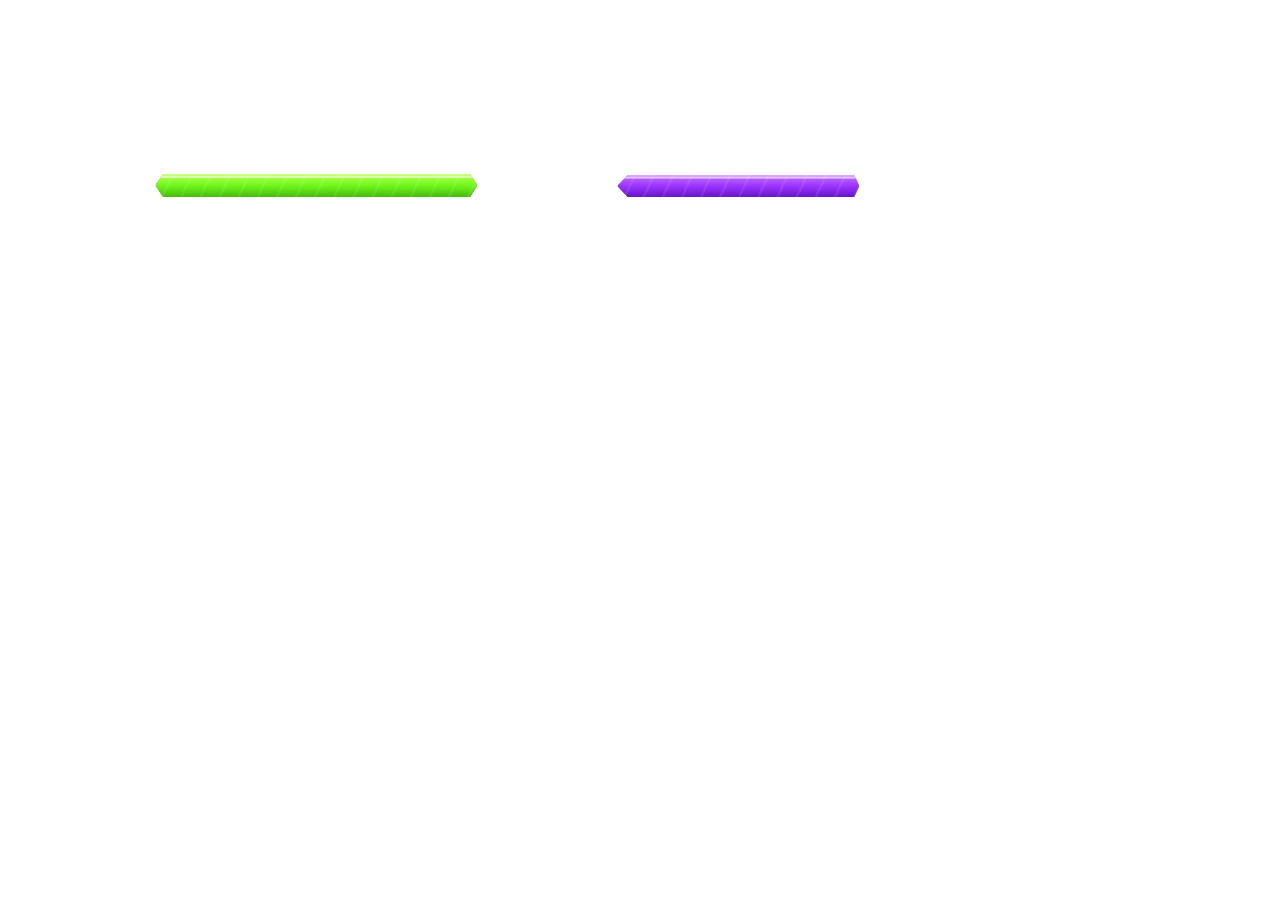
<file: overlay-hp.html>
<!DOCTYPE html>
<html lang="en">
<head>
<meta charset="utf-8">
<title>Jammmy health bars (OBS)</title>
<meta name="robots" content="noindex">
<link rel="preconnect" href="https://fonts.googleapis.com"><link rel="preconnect" href="https://fonts.gstatic.com" crossorigin>
<link href="https://fonts.googleapis.com/css2?family=Lilita+One&display=swap" rel="stylesheet">
<!--
  OBS browser source for the two health bars at the top of Jammy's overlay.
  Add it ABOVE the overlay image, 1920 x 1080. The admin moves the bars in Admin → Slot Showdown.
  ?test=1   plays a demo fight so you can line it up without the admin panel
  ?labels=0 hides the names and numbers inside the bars
-->
<style>
html,body{margin:0;background:transparent;overflow:hidden}
#stage{position:absolute;left:0;top:0;width:1920px;height:1080px;transform-origin:0 0;font-family:'Lilita One',system-ui,sans-serif}
.bar{position:absolute;overflow:hidden}
/* the inside of each bar in the overlay art, measured on the 1920 x 1080 overlay */
#A{left:233px;top:261px;width:483px;height:35px;clip-path:polygon(0 17px,12px 0,472px 0,483px 17px,472px 35px,12px 35px)}
#B{left:926px;top:262px;width:363px;height:34px;clip-path:polygon(0 17px,16px 0,355px 0,363px 17px,355px 34px,16px 34px)}
.well{position:absolute;inset:0;background:linear-gradient(180deg,#050407,#121016 55%,#050407)}
.ghost,.fill{position:absolute;top:0;bottom:0;width:100%}
#A .ghost,#A .fill{left:0;transform-origin:0 50%}
#B .ghost,#B .fill{right:0;transform-origin:100% 50%}
.ghost{background:linear-gradient(180deg,#fff7d6,#ffb4a2);transition:transform .6s cubic-bezier(.4,0,.2,1) .45s}
.fill{transition:transform .32s cubic-bezier(.2,.8,.2,1),filter .3s}
#A .fill{background:linear-gradient(180deg,#d4ff8a 0,#9dff3a 18%,#6cf51a 52%,#46b80c 100%)}
#B .fill{background:linear-gradient(180deg,#e2b8ff 0,#b45cff 18%,#9b30ff 52%,#6216c4 100%)}
.fill::after{content:"";position:absolute;inset:0;background:repeating-linear-gradient(115deg,transparent 0 22px,rgba(255,255,255,.08) 22px 26px);mix-blend-mode:screen}
.fill::before{content:"";position:absolute;left:0;right:0;top:3px;height:3px;background:rgba(255,255,255,.55);filter:blur(.5px)}
.low .fill{animation:low .7s ease-in-out infinite alternate}
@keyframes low{to{filter:saturate(1.6) brightness(1.25) hue-rotate(-60deg)}}
.flash{position:absolute;inset:0;background:#fff;opacity:0;pointer-events:none}
.hit .flash{animation:flash .35s ease-out}
@keyframes flash{0%{opacity:.85}100%{opacity:0}}
.heal .fill{animation:heal .7s ease-out}
@keyframes heal{0%{filter:brightness(2.2)}100%{filter:brightness(1)}}
.shake{animation:shake .35s linear}
@keyframes shake{20%{transform:translate(-3px,1px)}40%{transform:translate(3px,-1px)}60%{transform:translate(-2px,0)}80%{transform:translate(2px,1px)}}
.lab{position:absolute;inset:0;display:flex;align-items:center;justify-content:space-between;padding:0 22px;font-size:21px;line-height:1;color:#fff;letter-spacing:.02em;
  text-shadow:0 2px 0 #000,0 0 3px #000,1px 0 0 #000,-1px 0 0 #000;white-space:nowrap}
#B .lab{flex-direction:row-reverse}
.lab .who{overflow:hidden;text-overflow:ellipsis;max-width:72%}
.lab .n{font-size:23px}
.off .lab{opacity:0}
.lab{transition:opacity .3s}
/* K.O. */
#ko{position:absolute;left:0;right:0;top:370px;text-align:center;pointer-events:none;opacity:0}
#ko b{display:block;font-size:210px;line-height:.9;color:#fff2a8;-webkit-text-stroke:6px #2a0a00;paint-order:stroke fill;
  text-shadow:0 10px 0 #b8360a,0 18px 30px rgba(0,0,0,.7);letter-spacing:.04em;transform:rotate(-4deg)}
#ko span{display:inline-block;margin-top:14px;font-size:54px;color:#fff;padding:6px 26px;border-radius:14px;background:rgba(10,4,20,.82);-webkit-text-stroke:0;text-shadow:0 3px 0 #000}
#ko.on{animation:ko 4.2s cubic-bezier(.2,.9,.2,1) forwards}
@keyframes ko{0%{opacity:0;transform:scale(2.6)}9%{opacity:1;transform:scale(.92)}14%{transform:scale(1.04)}18%{transform:scale(1)}86%{opacity:1;transform:scale(1)}100%{opacity:0;transform:scale(1.08)}}
</style>
</head>
<body>
<div id="stage">
  <div class="bar off" id="A"><div class="well"></div><div class="ghost"></div><div class="fill"></div><div class="flash"></div><div class="lab"><span class="who"></span><span class="n"></span></div></div>
  <div class="bar off" id="B"><div class="well"></div><div class="ghost"></div><div class="fill"></div><div class="flash"></div><div class="lab"><span class="who"></span><span class="n"></span></div></div>
  <div id="ko"><b>K.O.!</b><span></span></div>
</div>
<script>
(function(){
  var Q = new URLSearchParams(location.search);
  var API = (Q.get('api') || 'https://jammy-lb-proxy.sahil-sah2603.workers.dev') + '/api/overlay/hp';
  var LABELS = Q.get('labels') !== '0';
  var stage = document.getElementById('stage');
  function fit(){ var s = Math.min(innerWidth / 1920, innerHeight / 1080) || 1; stage.style.transform = 'scale(' + s + ')'; }
  addEventListener('resize', fit); fit();

  var last = { a: null, b: null }, lastRev = -1, koShown = '';
  function paint(k, side, show){
    var el = document.getElementById(k === 'a' ? 'A' : 'B');
    var hp = show ? Math.max(0, Math.min(100, Number(side.hp))) : 100;
    if(!isFinite(hp)) hp = 100;
    var prev = last[k];
    var g = el.querySelector('.ghost');
    if(prev === null || hp >= prev){ g.style.transition = 'none'; g.style.transform = 'scaleX(' + (hp / 100) + ')'; void g.offsetWidth; g.style.transition = ''; }
    else g.style.transform = 'scaleX(' + (hp / 100) + ')';
    el.querySelector('.fill').style.transform = 'scaleX(' + (hp / 100) + ')';
    el.classList.toggle('off', !show || !LABELS);
    el.classList.toggle('low', show && hp > 0 && hp <= 25);
    el.querySelector('.who').textContent = side.user || '';
    el.querySelector('.n').textContent = Math.round(hp);
    if(prev !== null && hp !== prev){
      var cls = hp < prev ? 'hit' : 'heal';
      el.classList.remove('hit', 'heal', 'shake'); void el.offsetWidth; el.classList.add(cls);
      if(cls === 'hit' && prev - hp >= 10) el.classList.add('shake');
      clearTimeout(el._t); el._t = setTimeout(function(){ el.classList.remove('hit', 'heal', 'shake'); }, 800);
    }
    last[k] = hp;
  }
  function ko(s){
    var dead = s.show ? (s.a.hp <= 0 ? 'a' : s.b.hp <= 0 ? 'b' : '') : '';
    var key = dead ? dead + '|' + s.a.user + '|' + s.b.user : '';
    if(key && key !== koShown){
      var win = s[dead === 'a' ? 'b' : 'a'];
      var box = document.getElementById('ko');
      box.querySelector('span').textContent = win.user ? win.user + ' wins!' : 'Winner!';
      box.querySelector('span').style.display = win.user ? '' : 'none';
      box.classList.remove('on'); void box.offsetWidth; box.classList.add('on');
    }
    koShown = key;
  }
  function apply(s){
    if(!s || !s.a || !s.b) return;
    paint('a', s.a, !!s.show); paint('b', s.b, !!s.show); ko(s);
  }

  if(Q.get('test') === '1'){
    var T = { show: true, a: { hp: 100, user: 'sahil2603.' }, b: { hp: 100, user: 'jammmyslots' } }, step = 0;
    var script = [['b', -12], ['a', -8], ['b', -25], ['a', +10], ['a', -30], ['b', -20], ['a', -15], ['b', -43], ['reset']];
    apply(T);
    setInterval(function(){
      var m = script[step++ % script.length];
      if(m[0] === 'reset'){ T.a.hp = 100; T.b.hp = 100; }
      else T[m[0]].hp = Math.max(0, Math.min(100, T[m[0]].hp + m[1]));
      apply(T);
    }, 1400);
    return;
  }

  var busy = false;
  async function poll(){
    if(busy) return; busy = true;
    try{
      var r = await fetch(API, { cache: 'no-store' });
      if(r.ok){ var s = await r.json(); if(s.rev !== lastRev){ lastRev = s.rev; apply(s); } }
    }catch(e){}
    busy = false;
  }
  apply({ show: false, a: { hp: 100 }, b: { hp: 100 } });
  poll(); setInterval(poll, 1000);
})();
</script>
</body>
</html>
</file>
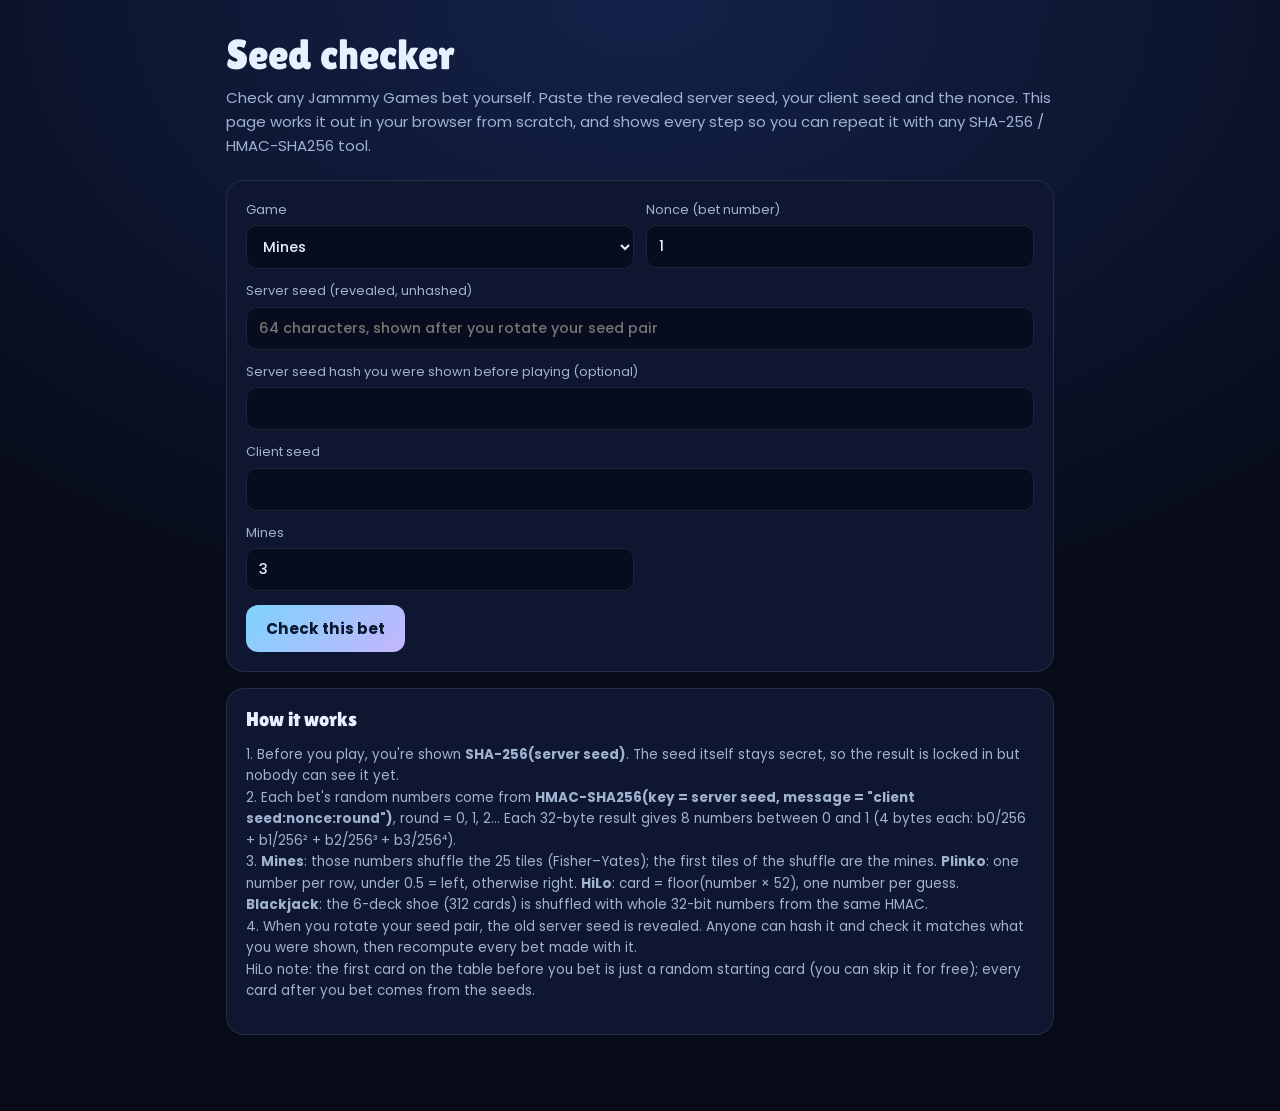
<file: verify.html>
<!doctype html>
<html lang="en"><head><meta charset="utf-8"><meta name="viewport" content="width=device-width,initial-scale=1">
<title>Jammmy Games seed checker</title>
<link rel="icon" href="favicon-32.png">
<link href="https://fonts.googleapis.com/css2?family=Lilita+One&family=Poppins:wght@400;600;700&display=swap" rel="stylesheet">
<style>
:root{--bg:#070b18;--panel:#0f1730;--line:rgba(255,255,255,.09);--txt:#e6f0ff;--muted:#9fb3d1;--acc:#7dd3fc;--ok:#4ade80;--bad:#f87171}
[hidden]{display:none!important}*{box-sizing:border-box}body{margin:0;background:radial-gradient(80% 60% at 50% 0%,#14224a,var(--bg));color:var(--txt);font:15px/1.6 Poppins,system-ui,sans-serif;min-height:100vh}
main{max-width:860px;margin:0 auto;padding:32px 16px 60px}
h1{font:400 clamp(1.8rem,5vw,2.6rem)/1.1 'Lilita One',sans-serif;margin:0 0 8px}
.lead{color:var(--muted);margin:0 0 22px}
.card{background:var(--panel);border-radius:18px;padding:20px;box-shadow:inset 0 0 0 1px var(--line);margin-bottom:16px}
.grid{display:grid;grid-template-columns:1fr 1fr;gap:12px}
label{display:flex;flex-direction:column;gap:5px;font-size:.8rem;color:var(--muted);min-width:0}
input,select{background:#070d1f;border:1px solid var(--line);color:var(--txt);border-radius:10px;padding:10px 12px;font:500 .9rem 'Poppins';min-width:0;width:100%}
input:focus,select:focus{outline:2px solid var(--acc);outline-offset:1px}
.full{grid-column:1/-1}
button{border:0;border-radius:12px;padding:12px 20px;font:700 .95rem 'Poppins';color:#0b1630;background:linear-gradient(135deg,#7dd3fc,#c4b5fd);cursor:pointer;margin-top:14px}
h2{font:400 1.25rem 'Lilita One',sans-serif;margin:0 0 10px}
.check{padding:12px 14px;border-radius:12px;font-weight:600}
.check.ok{background:rgba(74,222,128,.12);color:var(--ok)}.check.bad{background:rgba(248,113,113,.12);color:var(--bad)}
code{font-family:ui-monospace,Menlo,monospace;font-size:.8rem;word-break:break-all;color:#c7d8f5}
table{width:100%;border-collapse:collapse;font-size:.8rem}td,th{text-align:left;padding:7px 6px;border-bottom:1px solid var(--line);vertical-align:top}th{color:var(--muted);font-weight:600}
.mines{display:grid;grid-template-columns:repeat(5,44px);gap:6px;margin-top:8px}.mines i{height:44px;border-radius:10px;display:grid;place-items:center;font-style:normal;background:#13204a}.mines i.m{background:#4c1d24}
.cards{display:flex;flex-wrap:wrap;gap:6px;margin-top:8px}.cards span{min-width:44px;padding:8px 6px;border-radius:8px;background:#f8fbff;color:#0b2540;font-weight:700;text-align:center}.cards span.r{color:#dc2626}
.note{color:var(--muted);font-size:.84rem}
@media(max-width:600px){.grid{grid-template-columns:1fr}}
</style></head><body><main>
<h1>Seed checker</h1>
<p class="lead">Check any Jammmy Games bet yourself. Paste the revealed server seed, your client seed and the nonce. This page works it out in your browser from scratch, and shows every step so you can repeat it with any SHA-256 / HMAC-SHA256 tool.</p>
<div class="card"><div class="grid">
  <label>Game<select id="game"><option value="mines">Mines</option><option value="plinko">Plinko</option><option value="hilo">HiLo</option><option value="blackjack">Blackjack</option></select></label>
  <label>Nonce (bet number)<input id="nonce" type="number" min="0" value="1"></label>
  <label class="full">Server seed (revealed, unhashed)<input id="server" placeholder="64 characters, shown after you rotate your seed pair" spellcheck="false"></label>
  <label class="full">Server seed hash you were shown before playing (optional)<input id="hash" spellcheck="false"></label>
  <label class="full">Client seed<input id="client" spellcheck="false"></label>
  <label id="pMines">Mines<input id="mines" type="number" min="1" max="24" value="3"></label>
  <label id="pRows" hidden>Rows<input id="rows" type="number" min="8" max="16" value="8"></label>
  <label id="pRisk" hidden>Risk<select id="risk"><option>low</option><option>medium</option><option>high</option></select></label>
</div><button id="go" type="button">Check this bet</button></div>
<div id="out"></div>
<div class="card"><h2>How it works</h2>
<p class="note">1. Before you play, you're shown <b>SHA-256(server seed)</b>. The seed itself stays secret, so the result is locked in but nobody can see it yet.<br>
2. Each bet's random numbers come from <b>HMAC-SHA256(key = server seed, message = "client seed:nonce:round")</b>, round = 0, 1, 2… Each 32-byte result gives 8 numbers between 0 and 1 (4 bytes each: b0/256 + b1/256² + b2/256³ + b3/256⁴).<br>
3. <b>Mines</b>: those numbers shuffle the 25 tiles (Fisher–Yates); the first tiles of the shuffle are the mines. <b>Plinko</b>: one number per row, under 0.5 = left, otherwise right. <b>HiLo</b>: card = floor(number × 52), one number per guess. <b>Blackjack</b>: the 6-deck shoe (312 cards) is shuffled with whole 32-bit numbers from the same HMAC.<br>
4. When you rotate your seed pair, the old server seed is revealed. Anyone can hash it and check it matches what you were shown, then recompute every bet made with it.<br>
HiLo note: the first card on the table before you bet is just a random starting card (you can skip it for free); every card after you bet comes from the seeds.</p></div>
<script>
var PLINKO = {"low":{"8":[6,2.5,1.2,0.8,0.6,0.8,1.2,2.5,6],"9":[5.2,2.7,1.6,0.9,0.7,0.7,0.9,1.6,2.7,5.2],"10":[9.2,3.9,2.2,1.1,0.7,0.6,0.7,1.1,2.2,3.9,9.2],"11":[8,4.6,2.3,1.4,0.8,0.7,0.7,0.8,1.4,2.3,4.6,8],"12":[9.8,5.1,2.7,1.6,1,0.8,0.6,0.8,1,1.6,2.7,5.1,9.8],"13":[8.8,4.8,2.7,1.8,1.2,0.9,0.7,0.7,0.9,1.2,1.8,2.7,4.8,8.8],"14":[6.9,4.2,2.9,1.9,1.4,1,0.8,0.7,0.8,1,1.4,1.9,2.9,4.2,6.9],"15":[15,7.8,4.5,2.9,1.7,1.1,0.8,0.7,0.7,0.8,1.1,1.7,2.9,4.5,7.8,15],"16":[17,9.2,5.3,3,2,1.4,1,0.7,0.6,0.7,1,1.4,2,3,5.3,9.2,17]},"medium":{"8":[14,3,1.3,0.6,0.5,0.6,1.3,3,14],"9":[22,4.1,1.6,0.7,0.6,0.6,0.7,1.6,4.1,22],"10":[22,5.9,2.2,1,0.6,0.6,0.6,1,2.2,5.9,22],"11":[19,7.3,2.7,1.3,0.8,0.6,0.6,0.8,1.3,2.7,7.3,19],"12":[33,9.5,3.5,1.6,0.9,0.7,0.6,0.7,0.9,1.6,3.5,9.5,33],"13":[45,12,4.7,2.1,1.1,0.8,0.6,0.6,0.8,1.1,2.1,4.7,12,45],"14":[57,18,6.3,2.7,1.4,0.9,0.7,0.5,0.7,0.9,1.4,2.7,6.3,18,57],"15":[88,25,8.6,3.8,1.9,1,0.7,0.6,0.6,0.7,1,1.9,3.8,8.6,25,88],"16":[110,33,11,4.7,2.2,1.2,0.8,0.7,0.6,0.7,0.8,1.2,2.2,4.7,11,33,110]},"high":{"8":[31,3.4,0.9,0.5,0.4,0.5,0.9,3.4,31],"9":[43,5.3,1.3,0.6,0.5,0.5,0.6,1.3,5.3,43],"10":[76,8.9,1.9,0.8,0.5,0.4,0.5,0.8,1.9,8.9,76],"11":[120,14,2.8,0.9,0.6,0.5,0.5,0.6,0.9,2.8,14,120],"12":[170,22,4.4,1.4,0.7,0.5,0.5,0.5,0.7,1.4,4.4,22,170],"13":[260,33,6.5,1.9,0.9,0.6,0.5,0.5,0.6,0.9,1.9,6.5,33,260],"14":[420,52,9.9,2.8,1.2,0.7,0.5,0.5,0.5,0.7,1.2,2.8,9.9,52,420],"15":[620,79,15,4.1,1.6,0.8,0.6,0.5,0.5,0.6,0.8,1.6,4.1,15,79,620],"16":[1000,110,23,5.8,2.2,1.1,0.7,0.5,0.5,0.5,0.7,1.1,2.2,5.8,23,110,1000]}}, PLINKO_MAXWIN = 100000;
function minesLayout(floats, mines) {
  var a = []; for (var i = 0; i < 25; i++) a.push(i);
  for (var k = 24, n = 0; k > 0; k--, n++) { var j = Math.floor(floats[n] * (k + 1)); var t = a[k]; a[k] = a[j]; a[j] = t; }
  return a.slice(0, mines).sort(function (x, y) { return x - y; });
}

function plinkoPath(floats, rows) { var p = []; for (var i = 0; i < rows; i++) p.push(floats[i] < 0.5 ? 0 : 1); return p; }
var enc = new TextEncoder();
function hex(b){ return Array.from(new Uint8Array(b), function(x){ return x.toString(16).padStart(2,'0'); }).join(''); }
async function sha256(s){ return hex(await crypto.subtle.digest('SHA-256', enc.encode(s))); }
async function hmacBlocks(server, client, nonce, count){
  var key = await crypto.subtle.importKey('raw', enc.encode(server), { name: 'HMAC', hash: 'SHA-256' }, false, ['sign']);
  var out = []; for (var i = 0; i < count; i++){ var msg = client + ':' + nonce + ':' + i; out.push({ msg: msg, bytes: new Uint8Array(await crypto.subtle.sign('HMAC', key, enc.encode(msg))) }); }
  return out;
}
function floatsOf(blocks){ var f = []; blocks.forEach(function(b){ for (var j = 0; j + 4 <= 32; j += 4) f.push(b.bytes[j] / 256 + b.bytes[j+1] / 65536 + b.bytes[j+2] / 16777216 + b.bytes[j+3] / 4294967296); }); return f; }
var R = ['A','2','3','4','5','6','7','8','9','10','J','Q','K'], S = ['♠','♥','♦','♣'];
function card(c, mod){ var r = R[c % 13], s = S[Math.floor(c / 13) % 4]; return '<span class="' + (s === '♥' || s === '♦' ? 'r' : '') + '">' + r + s + '</span>'; }
function esc(t){ return String(t).replace(/[&<>"]/g, function(c){ return {'&':'&amp;','<':'&lt;','>':'&gt;','"':'&quot;'}[c]; }); }
async function run(){
  var g = $('game').value, server = $('server').value.trim(), client = $('client').value.trim(), nonce = Math.floor(+$('nonce').value || 0), hash = $('hash').value.trim().toLowerCase();
  var out = $('out'); if (!server || !client){ out.innerHTML = '<div class="card check bad">Paste the server seed and client seed first.</div>'; return; }
  var h = await sha256(server), html = '<div class="card"><h2>1. Server seed hash</h2><p class="note">SHA-256 of the server seed:</p><code>' + h + '</code>';
  if (hash) html += '<div class="check ' + (h === hash ? 'ok">✓ Matches the hash you were shown. The server seed was fixed before you played.' : 'bad">✗ Does not match the hash you entered.') + '</div>';
  html += '</div>';
  var need = g === 'blackjack' ? 39 : g === 'plinko' ? 2 : g === 'hilo' ? 2 : 3;
  var blocks = await hmacBlocks(server, client, nonce, need), f = floatsOf(blocks);
  html += '<div class="card"><h2>2. Random numbers</h2><p class="note">HMAC-SHA256 with the server seed as key. Paste any message into an online HMAC-SHA256 tool with the same key to see the same result.</p><table><tr><th>Message</th><th>HMAC-SHA256 (hex)</th></tr>';
  blocks.slice(0, Math.min(blocks.length, 4)).forEach(function(b){ html += '<tr><td><code>' + esc(b.msg) + '</code></td><td><code>' + hex(b.bytes) + '</code></td></tr>'; });
  if (blocks.length > 4) html += '<tr><td colspan="2" class="note">… ' + (blocks.length - 4) + ' more (Blackjack needs 312 numbers for the shoe)</td></tr>';
  html += '</table><p class="note" style="margin-top:10px">First numbers: ' + f.slice(0, 8).map(function(x){ return x.toFixed(6); }).join(', ') + '</p></div>';
  html += '<div class="card"><h2>3. Result</h2>';
  if (g === 'mines'){
    var m = Math.max(1, Math.min(24, Math.floor(+$('mines').value || 3))), set = minesLayout(f, m), cells = '';
    for (var i = 0; i < 25; i++) cells += '<i class="' + (set.indexOf(i) >= 0 ? 'm' : '') + '">' + (set.indexOf(i) >= 0 ? '💣' : '💎') + '</i>';
    html += '<p class="note">Mine tiles (0 = top left, counting across): <b>' + set.join(', ') + '</b></p><div class="mines">' + cells + '</div>';
  } else if (g === 'plinko'){
    var rows = Math.max(8, Math.min(16, Math.floor(+$('rows').value || 8))), risk = $('risk').value, path = plinkoPath(f, rows), slot = path.reduce(function(a, b){ return a + b; }, 0);
    html += '<p class="note">Bounces: <b>' + path.map(function(x){ return x ? 'R' : 'L'; }).join(' ') + '</b><br>Landed in slot ' + slot + ' of ' + rows + ' → <b>' + PLINKO[risk][rows][slot] + '×</b></p>';
  } else if (g === 'hilo'){
    html += '<p class="note">Cards after you bet, in order (one per guess or skip):</p><div class="cards">' + f.slice(0, 12).map(function(x){ return card(Math.floor(x * 52)); }).join('') + '</div>';
  } else {
    var ints = []; blocks.forEach(function(b){ for (var j = 0; j + 4 <= 32; j += 4) ints.push(((b.bytes[j] << 24) >>> 0) + (b.bytes[j+1] << 16) + (b.bytes[j+2] << 8) + b.bytes[j+3]); });
    var shoe = []; for (var d = 0; d < 6; d++) for (var c = 0; c < 52; c++) shoe.push(c);
    for (var k = shoe.length - 1, n = 0; k > 0; k--, n++){ var r = ints[n] % (k + 1); var t = shoe[k]; shoe[k] = shoe[r]; shoe[r] = t; }
    html += '<p class="note">The shoe is dealt from the top. With 1 hand: your 1st card, dealer up card, your 2nd card, dealer hole card, then hits in order.</p><div class="cards">' + shoe.slice(0, 14).map(function(c){ return card(c); }).join('') + '</div>';
  }
  out.innerHTML = html + '</div>';
}
function $(id){ return document.getElementById(id); }
function sync(){ var g = $('game').value; $('pMines').hidden = g !== 'mines'; $('pRows').hidden = $('pRisk').hidden = g !== 'plinko'; }
$('game').onchange = sync; $('go').onclick = run;
var q = new URLSearchParams(location.search); ['game','server','hash','client','nonce','mines','rows','risk'].forEach(function(k){ if (q.get(k) !== null) $(k).value = q.get(k); });
sync(); if (q.get('server')) run();
</script></main></body></html>
</file>
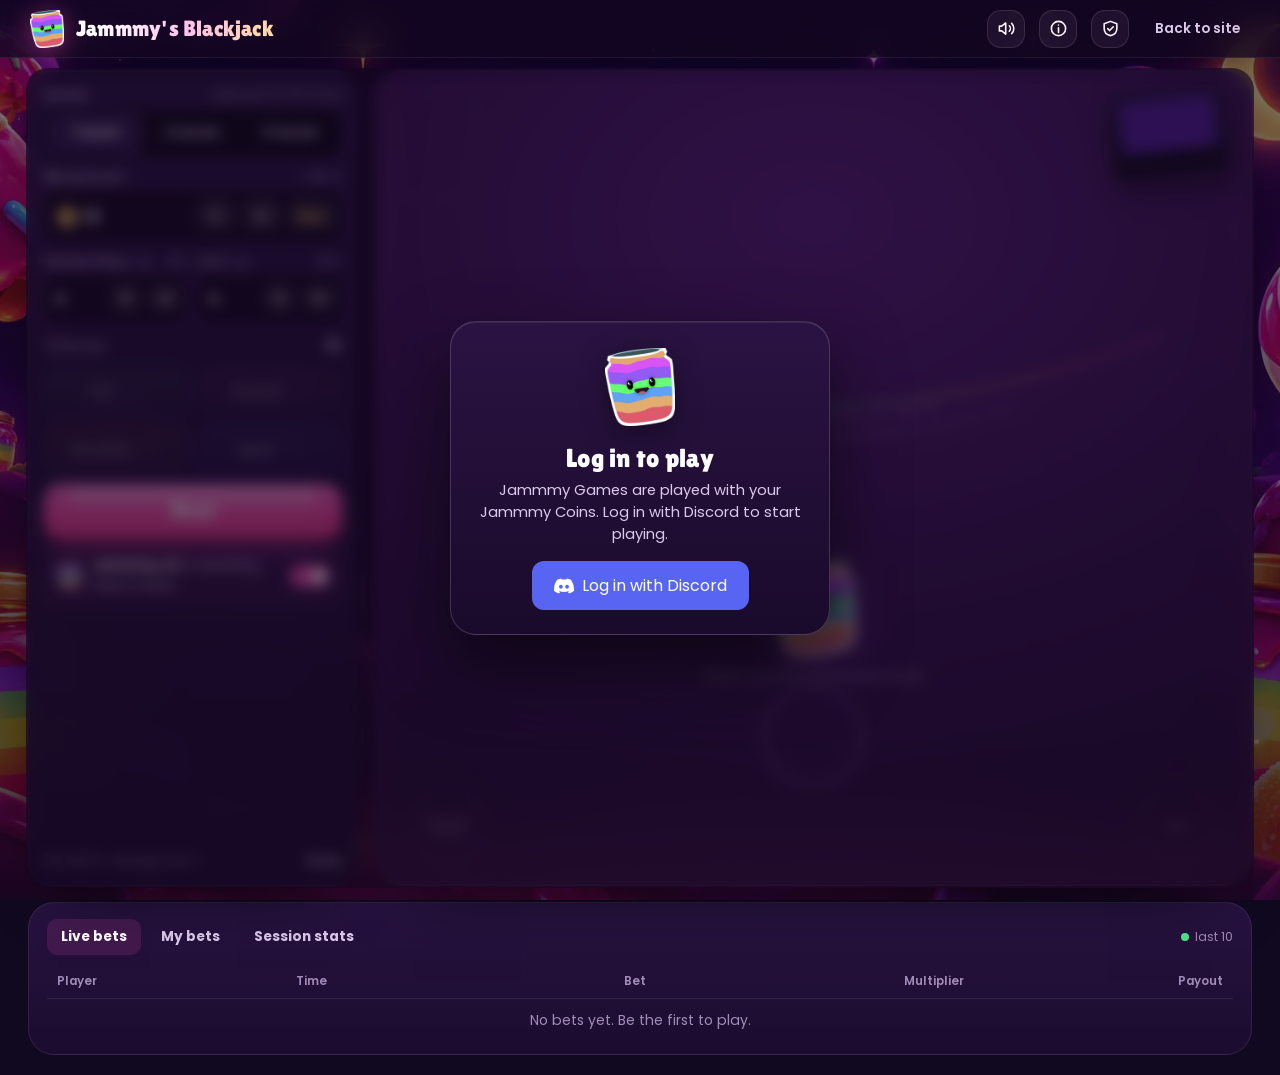
<file: games/blackjack.html>
<!doctype html>
<html lang="en">
<head>
<link rel="preconnect" href="https://jammy-lb-proxy.sahil-sah2603.workers.dev" crossorigin>
<meta charset="utf-8">
<meta name="viewport" content="width=device-width,initial-scale=1,viewport-fit=cover">
<title>Jammmy's Blackjack · JammmyRewards</title>
<meta name="description" content="Play blackjack with your Jammmy Coins. Perfect Pairs and 21+3 side bets, provably fair.">
<link rel="icon" type="image/png" href="../favicon-32.png">
<link rel="preconnect" href="https://fonts.googleapis.com">
<link rel="preconnect" href="https://fonts.gstatic.com" crossorigin>
<link href="https://fonts.googleapis.com/css2?family=Lilita+One&family=Poppins:wght@400;500;600;700;800&display=swap" rel="stylesheet">
<style>
:root{
  --bg:#0c0716; --bg2:#120a22; --panel:#160d2a; --panel2:#1c1135; --line:rgba(255,255,255,.08); --line2:rgba(255,255,255,.14);
  --text:#f5f0ff; --muted:#b9b2d6; --faint:#857ea6;
  --purple:#a855f7; --purple-d:#7c3aed; --pink:#f472b6; --gold:#fbbf24; --gold2:#f59e0b; --green:#4ade80; --red:#fb7185;
  --felt1:#2d1757; --felt2:#1a0d35; --felt3:#0e0720;
  --card:#fbf8f2; --suit-red:#d61f45; --suit-black:#17121f;
  --cw:96px; --ease:cubic-bezier(.2,.8,.2,1);
}
*{box-sizing:border-box}
html,body{margin:0;background:var(--bg);color:var(--text);font-family:'Poppins',system-ui,sans-serif;-webkit-font-smoothing:antialiased}
body{min-height:100vh;background:radial-gradient(1100px 600px at 70% -10%,rgba(124,58,237,.22),transparent 60%),radial-gradient(900px 500px at -10% 110%,rgba(244,114,182,.10),transparent 60%),var(--bg)}
button{font-family:inherit;color:inherit}
:focus-visible{outline:2px solid #c4b5fd;outline-offset:2px}
.hide{display:none!important}

/* ── top bar ── */
.top{position:sticky;top:0;z-index:30;display:flex;align-items:center;gap:14px;padding:12px clamp(14px,3vw,28px);background:rgba(12,7,22,.82);backdrop-filter:blur(14px);-webkit-backdrop-filter:blur(14px);border-bottom:1px solid var(--line)}
.brand{display:flex;align-items:center;gap:10px;text-decoration:none;color:var(--text);min-width:0}
.brand img{width:38px;height:38px;object-fit:contain;filter:drop-shadow(0 4px 12px rgba(168,85,247,.45))}
.brand b{font-family:'Lilita One',sans-serif;font-weight:400;font-size:1.35rem;letter-spacing:.01em;white-space:nowrap;background:linear-gradient(90deg,#fff,#e9d5ff);-webkit-background-clip:text;background-clip:text;color:transparent}
.top-sp{flex:1}
.bal{display:flex;align-items:center;gap:8px;padding:7px 14px 7px 8px;border-radius:999px;background:linear-gradient(180deg,rgba(251,191,36,.14),rgba(251,191,36,.05));border:1px solid rgba(251,191,36,.35);font-weight:700;font-variant-numeric:tabular-nums;white-space:nowrap}
.bal img{width:24px;height:24px}
.bal small{font-weight:600;color:var(--gold);font-size:.7rem;margin-left:2px}
.bal.flash{animation:balFlash .9s var(--ease)}
@keyframes balFlash{30%{box-shadow:0 0 0 4px rgba(251,191,36,.25),0 0 30px rgba(251,191,36,.45)}}
.ibtn{width:40px;height:40px;border-radius:12px;display:grid;place-items:center;background:rgba(255,255,255,.05);border:1px solid var(--line);cursor:pointer;transition:background .2s}
.ibtn:hover{background:rgba(255,255,255,.1)}
.ibtn svg{width:19px;height:19px}
.back{font-size:.85rem;font-weight:600;color:var(--muted);text-decoration:none;padding:9px 12px;border-radius:10px}
.back:hover{color:#fff;background:rgba(255,255,255,.05)}
.notice{margin:14px clamp(14px,3vw,28px) 0;padding:11px 16px;border-radius:14px;font-size:.88rem;display:flex;gap:12px;align-items:center;flex-wrap:wrap;background:rgba(168,85,247,.1);border:1px solid rgba(168,85,247,.35)}
.notice b{color:#e9d5ff}
.notice a{color:#f0abfc;font-weight:600}
.notice.admin{background:rgba(251,191,36,.08);border-color:rgba(251,191,36,.35)}
.notice .sw{display:inline-flex;align-items:center;gap:8px;margin-left:auto;cursor:pointer;font-weight:600}
.notice input[type=number]{width:90px;padding:6px 8px;border-radius:8px;background:rgba(0,0,0,.3);border:1px solid var(--line2);color:#fff;font:600 .85rem 'Poppins'}

/* ── layout ── */
.wrap{max-width:1360px;margin:0 auto;padding:18px clamp(14px,3vw,28px) 40px}
.game{display:grid;grid-template-columns:330px minmax(0,1fr);gap:16px;align-items:stretch}
.panel{background:linear-gradient(180deg,var(--panel2),var(--panel));border:1px solid var(--line);border-radius:22px;padding:18px;display:flex;flex-direction:column;gap:14px}
.fld label{display:flex;justify-content:space-between;font-size:.78rem;font-weight:600;color:var(--muted);margin-bottom:7px}
.fld label span{color:var(--faint);font-weight:500}
.amt{display:flex;align-items:center;background:#0b0615;border:1px solid var(--line2);border-radius:14px;padding:4px 4px 4px 12px;gap:6px;transition:border-color .2s,box-shadow .2s}
.amt:focus-within{border-color:rgba(168,85,247,.7);box-shadow:0 0 0 3px rgba(168,85,247,.18)}
.amt img{width:20px;height:20px;flex:none}
.amt input{flex:1;min-width:0;width:100%;background:none;border:0;outline:0;color:#fff;font:700 1.02rem 'Poppins';font-variant-numeric:tabular-nums;padding:8px 0}
.amt input::-webkit-outer-spin-button,.amt input::-webkit-inner-spin-button{-webkit-appearance:none;margin:0}
.amt input[type=number]{-moz-appearance:textfield}
.amt .q{flex:none;height:34px;min-width:40px;padding:0 10px;border-radius:10px;border:0;background:rgba(255,255,255,.07);font:700 .8rem 'Poppins';cursor:pointer;transition:background .15s}
.amt .q.qmax{color:#fde68a}
.amt .q.qs{height:30px;min-width:34px;padding:0 8px;font-size:.74rem}
.amt .q:hover{background:rgba(255,255,255,.14)}
.sides{display:grid;grid-template-columns:1fr 1fr;gap:10px}
.fld label em{font-style:normal;display:inline-flex;align-items:center;gap:5px}
.sbi{width:18px;height:18px;padding:0;border:0;border-radius:50%;background:none;color:var(--faint);cursor:pointer;display:grid;place-items:center;transition:color .15s,background .15s}
.sbi svg{width:15px;height:15px}
.sbi:hover,.sbi[aria-expanded="true"]{color:#e9d5ff;background:rgba(233,213,255,.12)}
.sbi:focus-visible{outline:2px solid #e9d5ff;outline-offset:1px}
.sbpop{grid-column:1/-1;display:none;padding:12px 13px 11px;border-radius:14px;background:rgba(10,5,20,.7);border:1px solid var(--line2);font-size:.8rem;color:var(--muted);animation:sbin .22s var(--ease)}
.sbpop.show{display:block}
@keyframes sbin{from{opacity:0;transform:translateY(-4px)}to{opacity:1;transform:none}}
.sbp{display:none}.sbp.on{display:block}
.sbp .h{display:flex;justify-content:space-between;align-items:center;margin-bottom:4px}
.sbp .h b{color:#fff;font-size:.9rem}
.sbp .x{border:0;background:none;color:var(--faint);cursor:pointer;font-size:.85rem;padding:2px 4px;border-radius:6px}
.sbp .x:hover{color:#fff}
.sbp p{margin:0 0 8px;line-height:1.4}
.sbp table{width:100%;border-collapse:collapse;margin-bottom:8px}
.sbp td{padding:6px 0;border-top:1px solid rgba(255,255,255,.06);color:#fff;font-weight:600;vertical-align:top}
.sbp td small{display:block;font-weight:500;color:var(--faint);font-size:.72rem;margin-top:1px}
.sbp td:last-child{text-align:right;color:var(--gold);font-weight:800;white-space:nowrap;padding-left:10px}
.sbp .ex{color:#fde68a;font-size:.76rem}
.sbpop .note{margin:0;font-size:.72rem;color:var(--faint)}
.sides .amt{padding-left:10px}
.sides .amt input{font-size:.92rem}
.tot{display:flex;justify-content:space-between;font-size:.82rem;color:var(--muted);padding:2px 2px 0}
.tot b{color:#fff;font-variant-numeric:tabular-nums}
.deal{height:58px;border:0;border-radius:16px;cursor:pointer;font:400 1.35rem 'Lilita One',sans-serif;letter-spacing:.03em;color:#fff;background:linear-gradient(135deg,#9333ea,#c026d3);box-shadow:0 10px 30px -8px rgba(192,38,211,.6),inset 0 1px 0 rgba(255,255,255,.25);transition:transform .12s,filter .2s,opacity .2s}
.deal:hover{filter:brightness(1.1)}
.deal:active{transform:scale(.98)}
.deal[disabled]{opacity:.45;cursor:not-allowed;filter:grayscale(.3)}
.acts{display:grid;grid-template-columns:1fr 1fr;gap:10px}
.hseg{display:grid;grid-template-columns:repeat(3,1fr);gap:4px;padding:4px;border-radius:14px;background:#0b0615;border:1px solid var(--line2)}
.hseg button{height:36px;border:0;border-radius:10px;background:none;font:700 .84rem 'Poppins';color:var(--muted);cursor:pointer;transition:background .15s,color .15s}
.hseg button:hover:not([disabled]){color:#fff}
.hseg button.on{background:rgba(168,85,247,.25);color:#fff;box-shadow:inset 0 0 0 1px rgba(168,85,247,.55)}
.hseg button[disabled]{opacity:.5;cursor:not-allowed}
.rebet{display:grid;grid-template-columns:1fr 1fr;gap:8px;margin-top:-4px}
.rebet.hide{display:none}
.rebet button{height:42px;border-radius:12px;border:1px solid var(--line2);background:rgba(255,255,255,.05);font:700 .8rem 'Poppins';cursor:pointer;display:flex;flex-direction:column;align-items:center;justify-content:center;line-height:1.15;transition:background .15s}
.rebet button:hover:not([disabled]){background:rgba(255,255,255,.1)}
.rebet button small{font-size:.66rem;color:var(--faint);font-weight:600}
.rebet #rebetDealBtn{border-color:rgba(168,85,247,.5);background:rgba(168,85,247,.14)}
.rebet button[disabled]{opacity:.4;cursor:not-allowed}
#strat p{margin:4px 0 8px}
#strat h4{margin:14px 0 6px;font-size:.84rem;color:#e9d5ff}
.sleg{display:flex;flex-wrap:wrap;align-items:center;gap:6px 8px;font-size:.78rem;color:var(--muted)}
.sleg span{display:inline-grid;place-items:center;width:22px;height:20px;border-radius:5px;font-weight:800;font-size:.72rem;color:#0b0615}
.stw{overflow-x:auto}
.st{border-collapse:separate;border-spacing:2px;font-size:.74rem;min-width:420px;width:100%}
.st th{color:var(--faint);font-weight:700;padding:3px 4px;white-space:nowrap;text-align:center}
.st{table-layout:fixed}
.st tr th:first-child{text-align:left;color:#e9d5ff;width:68px}
.st td{text-align:center;font-weight:800;padding:4px 0;border-radius:5px;color:#0b0615}
.sH{background:#fca5a5}.sS{background:#86efac}.sD{background:#fde047}.sP{background:#93c5fd}
.snote{font-size:.78rem!important;color:var(--faint)!important}
.act{position:relative;height:56px;border-radius:14px;border:1px solid var(--line2);background:rgba(255,255,255,.05);cursor:pointer;display:flex;align-items:center;justify-content:center;gap:9px;font:700 .98rem 'Poppins';transition:background .15s,transform .1s,opacity .2s,border-color .2s,box-shadow .2s}
.act:hover:not([disabled]){background:rgba(255,255,255,.1)}
.act:active:not([disabled]){transform:scale(.97)}
.act[disabled]{opacity:.32;cursor:not-allowed}
.act kbd{font:600 .66rem 'Poppins';color:var(--faint);border:1px solid var(--line2);border-radius:5px;padding:1px 5px}
.act.hit{background:linear-gradient(180deg,rgba(74,222,128,.18),rgba(74,222,128,.07));border-color:rgba(74,222,128,.4)}
.act.stand{background:linear-gradient(180deg,rgba(251,113,133,.18),rgba(251,113,133,.07));border-color:rgba(251,113,133,.4)}
.act.dbl{background:linear-gradient(180deg,rgba(251,191,36,.18),rgba(251,191,36,.06));border-color:rgba(251,191,36,.4)}
.act.split{background:linear-gradient(180deg,rgba(96,165,250,.18),rgba(96,165,250,.06));border-color:rgba(96,165,250,.4)}
.act.sug{box-shadow:0 0 0 2px #e9d5ff,0 0 24px rgba(233,213,255,.45)}
.act.sug::after{content:'AI';position:absolute;top:-8px;right:-6px;font:800 .58rem 'Poppins';letter-spacing:.06em;background:#e9d5ff;color:#2e1065;border-radius:6px;padding:2px 5px}
.ai{display:flex;align-items:center;gap:10px;padding:11px 12px;border-radius:14px;background:rgba(168,85,247,.08);border:1px solid rgba(168,85,247,.25);font-size:.84rem}
.ai img{width:26px;height:26px;object-fit:contain}
.ai .txt{flex:1;min-width:0;color:var(--muted)}
.ai .txt b{color:#fff}
.tg{position:relative;width:40px;height:22px;flex:none}
.tg input{position:absolute;inset:0;opacity:0;margin:0;cursor:pointer}
.tg span{position:absolute;inset:0;border-radius:99px;background:rgba(255,255,255,.14);transition:background .2s;pointer-events:none}
.tg span::after{content:'';position:absolute;top:3px;left:3px;width:16px;height:16px;border-radius:50%;background:#fff;transition:transform .2s var(--ease)}
.tg input:checked+span{background:var(--purple)}
.tg input:checked+span::after{transform:translateX(18px)}
.msg{min-height:1.2em;font-size:.83rem;color:var(--red);text-align:center}
.panel .foot{margin-top:auto;display:flex;justify-content:space-between;font-size:.74rem;color:var(--faint)}
.panel .foot button{background:none;border:0;color:var(--muted);font-weight:600;font-size:.74rem;cursor:pointer;padding:0}
.panel .foot button:hover{color:#fff}

/* ── table ── */
.table{position:relative;border-radius:26px;overflow:hidden;min-height:clamp(460px,calc(100vh - 250px),600px);background:radial-gradient(120% 90% at 50% 18%,var(--felt1) 0%,var(--felt2) 55%,var(--felt3) 100%);border:1px solid rgba(255,255,255,.07);box-shadow:inset 0 0 120px rgba(0,0,0,.55),0 30px 80px -30px rgba(0,0,0,.8);isolation:isolate}
.table::before{content:'';position:absolute;inset:0;background:url("data:image/svg+xml,%3Csvg xmlns='http://www.w3.org/2000/svg' width='140' height='140'%3E%3Cfilter id='n'%3E%3CfeTurbulence type='fractalNoise' baseFrequency='.9' numOctaves='2'/%3E%3CfeColorMatrix values='0 0 0 0 1 0 0 0 0 1 0 0 0 0 1 0 0 0 .05 0'/%3E%3C/filter%3E%3Crect width='140' height='140' filter='url(%23n)'/%3E%3C/svg%3E");opacity:.7;pointer-events:none;z-index:0}
.arc{position:absolute;left:0;right:0;top:0;width:100%;height:100%;pointer-events:none;z-index:1}
.arc text{font:700 13px 'Poppins';letter-spacing:.32em;fill:rgba(233,213,255,.42)}
.arc .rules2{font-size:10.5px;letter-spacing:.28em;fill:rgba(233,213,255,.28)}
.spot{position:absolute;z-index:1;transform:translate(-50%,-50%);border-radius:50%;display:grid;place-items:center;text-align:center;pointer-events:none}
.spot.main{width:calc(var(--cw)*1.06);height:calc(var(--cw)*1.06);border:2px solid rgba(233,213,255,.18);box-shadow:inset 0 0 30px rgba(168,85,247,.12)}
.spot.side{width:calc(var(--cw)*.78);height:calc(var(--cw)*.78);border:1.5px dashed rgba(233,213,255,.2);font:700 .58rem 'Poppins';letter-spacing:.06em;color:rgba(233,213,255,.42);line-height:1.2}
.spot.side.won{border-style:solid;border-color:var(--gold);color:var(--gold);box-shadow:0 0 0 4px rgba(251,191,36,.15),0 0 30px rgba(251,191,36,.35)}
.spot.side.lost{opacity:.45}
.chip{position:absolute;z-index:6;transform:translate(-50%,-50%);width:calc(var(--cw)*.5);height:calc(var(--cw)*.5);border-radius:50%;display:grid;place-items:center;font:800 calc(var(--cw)*.13) 'Poppins';color:#fff;text-shadow:0 1px 2px rgba(0,0,0,.5);background:radial-gradient(circle at 50% 50%,#7c3aed 0 46%,transparent 47%),repeating-conic-gradient(#fff 0 12deg,#7c3aed 12deg 30deg);box-shadow:0 0 0 2px rgba(255,255,255,.15),0 6px 14px rgba(0,0,0,.5);transition:left .45s var(--ease),top .45s var(--ease),opacity .3s,transform .3s var(--ease);pointer-events:none;font-variant-numeric:tabular-nums}
.chip.side{width:calc(var(--cw)*.36);height:calc(var(--cw)*.36);font-size:calc(var(--cw)*.1);background:radial-gradient(circle at 50% 50%,#be185d 0 46%,transparent 47%),repeating-conic-gradient(#fff 0 12deg,#be185d 12deg 30deg)}
.chip.gold{background:radial-gradient(circle at 50% 50%,#d97706 0 46%,transparent 47%),repeating-conic-gradient(#fff7d6 0 12deg,#d97706 12deg 30deg)}
.chip.ins{background:radial-gradient(circle at 50% 50%,#0e7490 0 46%,transparent 47%),repeating-conic-gradient(#fff 0 12deg,#0e7490 12deg 30deg)}
.chip.stk{transition:left .5s var(--ease),top .5s var(--ease),opacity .25s}
.chip.gold.side,.chip.side.gold{background:radial-gradient(circle at 50% 50%,#d97706 0 46%,transparent 47%),repeating-conic-gradient(#fff7d6 0 12deg,#d97706 12deg 30deg)}
.paytag{position:absolute;z-index:12;transform:translate(-50%,-50%) scale(.6);display:flex;flex-direction:column;align-items:center;gap:1px;padding:4px 10px 5px;border-radius:10px;background:linear-gradient(135deg,#f59e0b,#fbbf24);color:#1a1000;font:800 .78rem 'Poppins';line-height:1.15;white-space:nowrap;box-shadow:0 6px 18px rgba(251,191,36,.35);transition:transform .4s cubic-bezier(.34,1.56,.64,1),opacity .25s,left .45s var(--ease),top .45s var(--ease);pointer-events:none;font-variant-numeric:tabular-nums}
.paytag.show{transform:translate(-50%,-50%) scale(1)}
.paytag span{font-size:.62rem;font-weight:700;opacity:.8}
.paytag b{font-size:.92rem}
.insq{position:absolute;z-index:22;left:50%;top:46%;transform:translate(-50%,-50%) scale(.85);opacity:0;pointer-events:none;width:min(360px,calc(100% - 32px));padding:14px 16px 16px;border-radius:18px;background:rgba(12,6,24,.88);backdrop-filter:blur(10px);-webkit-backdrop-filter:blur(10px);border:1px solid rgba(34,211,238,.35);box-shadow:0 18px 40px rgba(0,0,0,.5),0 0 0 4px rgba(34,211,238,.08);text-align:center;transition:transform .35s cubic-bezier(.34,1.56,.64,1),opacity .2s}
.insq.show{opacity:1;transform:translate(-50%,-50%) scale(1);pointer-events:auto}
.insq .q1{font:400 1.35rem 'Lilita One',sans-serif;color:#a5f3fc;letter-spacing:.02em}
.insq .q2{margin-top:4px;font-size:.84rem;color:rgba(233,213,255,.75);line-height:1.4}
.insq .q2 img{width:15px;height:15px;vertical-align:-3px;margin:0 2px 0 3px}
.insq .q2 b{color:#fff}
.insq .qb{display:grid;grid-template-columns:1fr 1fr;gap:10px;margin-top:12px}
.insq button{position:relative;height:46px;border-radius:12px;border:1px solid var(--line2);cursor:pointer;font:700 .95rem 'Poppins';color:#fff;display:flex;align-items:center;justify-content:center;gap:8px;transition:transform .1s,background .15s,box-shadow .2s}
.insq button:active{transform:scale(.97)}
.insq button kbd{font:600 .64rem 'Poppins';color:var(--faint);border:1px solid var(--line2);border-radius:5px;padding:1px 5px}
.insq .yes{background:linear-gradient(180deg,rgba(34,211,238,.25),rgba(34,211,238,.08));border-color:rgba(34,211,238,.5)}
.insq .no{background:rgba(255,255,255,.06)}
.insq button:focus-visible{outline:2px solid #e9d5ff;outline-offset:2px}
.insq button.sug{box-shadow:0 0 0 2px #e9d5ff,0 0 20px rgba(233,213,255,.4)}
.insq button.sug::after{content:'AI';position:absolute;top:-8px;right:-6px;font:800 .58rem 'Poppins';letter-spacing:.06em;background:#e9d5ff;color:#2e1065;border-radius:6px;padding:2px 5px}
.shoe{position:absolute;z-index:2;right:22px;top:18px;width:calc(var(--cw)*1.25);height:calc(var(--cw)*.92);border-radius:12px 12px 16px 16px;background:linear-gradient(180deg,#2a1748,#120a22);border:1px solid rgba(255,255,255,.1);box-shadow:0 14px 28px rgba(0,0,0,.45);transform:rotate(-6deg)}
.shoe::before{content:'';position:absolute;left:10%;right:10%;top:12%;height:58%;border-radius:6px;background:repeating-linear-gradient(90deg,#4c1d95 0 3px,#6d28d9 3px 6px);opacity:.85}
.shoe::after{content:'';position:absolute;left:8%;right:8%;bottom:10%;height:18%;border-radius:4px;background:rgba(0,0,0,.35)}
.discard{position:absolute;z-index:2;left:22px;top:22px;width:calc(var(--cw)*.82);height:calc(var(--cw)*1.1);border-radius:10px;border:1.5px dashed rgba(255,255,255,.1)}

/* cards */
.card{position:absolute;left:0;top:0;width:var(--cw);height:calc(var(--cw)*1.4);z-index:5;perspective:900px;transition:transform .5s var(--ease),opacity .35s;will-change:transform}
.card .in{position:absolute;inset:0;transform-style:preserve-3d;transition:transform .56s cubic-bezier(.45,.05,.2,1),scale .3s cubic-bezier(.16,1,.3,1),translate .3s cubic-bezier(.16,1,.3,1);transform:rotateY(180deg)}
/* in the air: a little bigger with a deeper, softer shadow; it settles as it lands */
.card.air .in,.card.lift .in{scale:1.07;translate:0 -5px}
.card .f,.card .b{transition:box-shadow .45s ease}
.card.air .f,.card.air .b,.card.lift .f,.card.lift .b{box-shadow:0 22px 40px rgba(0,0,0,.42),0 6px 14px rgba(0,0,0,.25),0 1px 0 rgba(255,255,255,.6) inset}
.card.glow .f{transition:box-shadow .6s ease}
.card.wait .in{animation:cardHover 1.6s ease-in-out .45s infinite}
@keyframes cardHover{50%{translate:0 -8px}}
@media (prefers-reduced-motion:reduce){.card.wait .in{animation:none}}
.card.up .in{transform:rotateY(0)}
.card .f,.card .b{position:absolute;inset:0;border-radius:calc(var(--cw)*.09);backface-visibility:hidden;-webkit-backface-visibility:hidden;box-shadow:0 10px 22px rgba(0,0,0,.45),0 1px 0 rgba(255,255,255,.6) inset}
.card .f{background:linear-gradient(160deg,#fff 0%,var(--card) 60%,#efe9de 100%);color:var(--suit-black);overflow:hidden}
.card.red .f{color:var(--suit-red)}
.card .b{transform:rotateY(180deg);background:radial-gradient(circle at 50% 50%,rgba(255,255,255,.12),transparent 55%),repeating-linear-gradient(45deg,rgba(255,255,255,.06) 0 6px,transparent 6px 12px),repeating-linear-gradient(-45deg,rgba(255,255,255,.06) 0 6px,transparent 6px 12px),linear-gradient(160deg,#6d28d9,#3b0764);border:calc(var(--cw)*.045) solid #f5f0ff}
.card .b img{position:absolute;left:50%;top:50%;width:46%;transform:translate(-50%,-50%);filter:drop-shadow(0 3px 6px rgba(0,0,0,.4))}
.card .ix{position:absolute;display:flex;flex-direction:column;align-items:center;line-height:.95;font-weight:800}
.card .ix b{font:800 calc(var(--cw)*.24) 'Poppins';letter-spacing:-.04em}
.card .ix i{font-style:normal;font-size:calc(var(--cw)*.2)}
.card .ix.tl{left:calc(var(--cw)*.07);top:calc(var(--cw)*.06)}
.card .ix.br{right:calc(var(--cw)*.07);bottom:calc(var(--cw)*.06);transform:rotate(180deg)}
.card .pip{position:absolute;left:50%;top:52%;transform:translate(-50%,-50%);font-size:calc(var(--cw)*.62);line-height:1}
.card .face{position:absolute;left:50%;top:52%;transform:translate(-50%,-50%);width:58%;height:58%;border-radius:calc(var(--cw)*.05);display:grid;place-items:center;font:400 calc(var(--cw)*.5) 'Lilita One',sans-serif;background:linear-gradient(160deg,rgba(168,85,247,.16),rgba(244,114,182,.12));border:1.5px solid currentColor;opacity:.92}
.card.dim .f{filter:brightness(.78) saturate(.75)}
.card.glow .f{box-shadow:0 0 0 3px var(--gold),0 0 30px rgba(251,191,36,.6)}

.val{position:absolute;z-index:8;transform:translate(-50%,-50%);min-width:44px;padding:5px 10px;border-radius:999px;background:rgba(10,5,20,.85);border:1px solid var(--line2);font:800 .9rem 'Poppins';text-align:center;font-variant-numeric:tabular-nums;transition:left .45s var(--ease),top .45s var(--ease),opacity .25s,background .25s,border-color .25s;backdrop-filter:blur(6px);pointer-events:none;white-space:nowrap}
.val.bust{background:rgba(225,29,72,.9);border-color:transparent}
.val.bj{background:linear-gradient(135deg,#f59e0b,#fbbf24);color:#1a1000;border-color:transparent}
.val.win{background:rgba(22,163,74,.92);border-color:transparent}
.val.push{background:rgba(100,116,139,.92);border-color:transparent}
.val.lose{background:rgba(71,64,90,.9)}
.val.sm{font-size:.74rem;padding:3px 8px;min-width:36px}
.val{transition:left .5s cubic-bezier(.16,1,.3,1),top .5s cubic-bezier(.16,1,.3,1),opacity .35s ease,background .35s,border-color .35s!important}
.chip{transition:left .55s cubic-bezier(.16,1,.3,1),top .55s cubic-bezier(.16,1,.3,1),opacity .35s ease,transform .35s cubic-bezier(.16,1,.3,1)!important}
@media (prefers-reduced-motion:reduce){.card .in{transition-duration:.2s}.card.air .in,.card.lift .in{scale:1;translate:0}}
.val.active{box-shadow:0 0 0 2px #e9d5ff,0 0 18px rgba(233,213,255,.5)}
.tag{position:absolute;z-index:9;transform:translate(-50%,-50%) scale(.6);opacity:0;padding:6px 12px;border-radius:10px;font:800 .82rem 'Poppins';white-space:nowrap;transition:transform .4s var(--ease),opacity .3s;pointer-events:none}
.tag.show{opacity:1;transform:translate(-50%,-50%) scale(1)}
.tag.win{background:#16a34a;color:#fff}
.tag.bj{background:linear-gradient(135deg,#f59e0b,#fde047);color:#1a1000}
.tag.push{background:#64748b;color:#fff}
.tag.lose,.tag.bust{background:#3f3653;color:#e4dff2}
.banner{position:absolute;z-index:20;left:50%;top:46%;padding:8px 22px 10px;border-radius:20px;background:rgba(12,6,24,.72);backdrop-filter:blur(8px);-webkit-backdrop-filter:blur(8px);border:1px solid rgba(255,255,255,.08);transform:translate(-50%,-50%) scale(.7);opacity:0;pointer-events:none;text-align:center;transition:transform .5s cubic-bezier(.34,1.56,.64,1),opacity .3s}
.banner.show{opacity:1;transform:translate(-50%,-50%) scale(1)}
.banner{transition:transform .6s cubic-bezier(.16,1,.3,1),opacity .45s ease!important}
.banner .t{font:400 clamp(1.5rem,3.6vw,2.8rem) 'Lilita One',sans-serif;line-height:1;letter-spacing:.02em;white-space:nowrap}
.banner .s{margin-top:2px;font:800 clamp(.95rem,1.8vw,1.25rem) 'Poppins';font-variant-numeric:tabular-nums}
.banner.win .t{background:linear-gradient(180deg,#fff,#86efac);-webkit-background-clip:text;background-clip:text;color:transparent;filter:drop-shadow(0 4px 24px rgba(74,222,128,.45))}
.banner.win .s{color:#bbf7d0}
.banner.bj .t{background:linear-gradient(180deg,#fff7c2,#fbbf24 60%,#f59e0b);-webkit-background-clip:text;background-clip:text;color:transparent;filter:drop-shadow(0 6px 30px rgba(251,191,36,.6))}
.banner.bj .s{color:#fde68a}
.banner.push .t{color:#e2e8f0}
.banner.lose .t{color:rgba(233,213,255,.55);font-size:clamp(1.4rem,3vw,2.2rem)}
.toast{position:absolute;z-index:21;left:50%;bottom:18px;transform:translate(-50%,20px);opacity:0;padding:9px 16px;border-radius:12px;background:rgba(10,5,20,.9);border:1px solid rgba(251,191,36,.45);font:700 .86rem 'Poppins';color:#fde68a;transition:.35s var(--ease);pointer-events:none;white-space:nowrap}
.toast.show{opacity:1;transform:translate(-50%,0)}
.coin-fx{position:absolute;z-index:19;width:26px;height:26px;pointer-events:none}
.idle{position:absolute;z-index:3;left:50%;top:68%;transform:translate(-50%,-50%);text-align:center;color:rgba(233,213,255,.5);font-size:.9rem;transition:opacity .3s;pointer-events:none}
.idle img{width:84px;opacity:.9;display:block;margin:0 auto 10px;filter:drop-shadow(0 8px 20px rgba(168,85,247,.45));animation:bob 3.4s ease-in-out infinite}
@keyframes bob{50%{transform:translateY(-8px)}}

/* ── bets list ── */
.bets{margin-top:16px;background:linear-gradient(180deg,var(--panel2),var(--panel));border:1px solid var(--line);border-radius:22px;padding:6px 18px 12px}
.bets-h{display:flex;align-items:center;gap:6px;padding:10px 0}
.tab{border:0;background:none;padding:8px 14px;border-radius:10px;font:700 .86rem 'Poppins';color:var(--muted);cursor:pointer}
.tab.on{background:rgba(255,255,255,.07);color:#fff}
.live-dot{width:8px;height:8px;border-radius:50%;background:var(--green);box-shadow:0 0 0 0 rgba(74,222,128,.6);animation:pulse 1.8s infinite;margin-left:auto}
@keyframes pulse{70%{box-shadow:0 0 0 8px rgba(74,222,128,0)}100%{box-shadow:0 0 0 0 rgba(74,222,128,0)}}
.bets-h .live{font-size:.76rem;color:var(--faint)}
.grid{width:100%;border-collapse:collapse;font-size:.88rem;font-variant-numeric:tabular-nums}
.grid th{text-align:left;font-size:.74rem;font-weight:600;color:var(--faint);padding:8px 10px;border-bottom:1px solid var(--line)}
.grid td{padding:11px 10px;border-bottom:1px solid rgba(255,255,255,.04)}
.grid tr:last-child td{border-bottom:0}
.grid .r{text-align:right}
.grid .who{display:flex;align-items:center;gap:8px;font-weight:600}
.grid .who img{width:18px;height:18px}
.grid .coin{display:inline-flex;align-items:center;gap:5px;justify-content:flex-end}
.grid .coin img{width:15px;height:15px}
.grid .pos{color:var(--green);font-weight:700}
.grid .neg{color:var(--faint)}
.grid .m{font-weight:700}
.grid .m.hi{color:var(--gold)}
.grid tr.new td{animation:rowIn .6s var(--ease)}
@keyframes rowIn{from{background:rgba(168,85,247,.18);transform:translateY(-6px);opacity:0}}
.empty{padding:22px;text-align:center;color:var(--faint);font-size:.88rem}

/* ── modals ── */
.modal{position:fixed;inset:0;z-index:50;display:grid;place-items:center;padding:16px;background:rgba(5,2,12,.7);backdrop-filter:blur(6px);-webkit-backdrop-filter:blur(6px)}
.modal .box{width:min(560px,100%);max-height:88vh;overflow:auto;background:linear-gradient(180deg,#1d1236,#140b26);border:1px solid var(--line2);border-radius:20px;padding:22px 22px 18px;box-shadow:0 30px 90px rgba(0,0,0,.6);animation:pop .3s var(--ease)}
@keyframes pop{from{transform:translateY(10px) scale(.97);opacity:0}}
.modal h2{font:400 1.6rem 'Lilita One',sans-serif;margin:0 0 12px;letter-spacing:.01em}
.modal h3{font-size:.95rem;margin:18px 0 8px}
.modal p,.modal li{font-size:.88rem;color:var(--muted);line-height:1.55}
.modal ul{padding-left:18px;margin:6px 0}
.modal .x{float:right;margin:-4px -4px 0 0}
.pt{width:100%;border-collapse:collapse;font-size:.86rem}
.pt td{padding:7px 4px;border-bottom:1px solid var(--line)}
.pt td:last-child{text-align:right;font-weight:700;color:#fde68a}
.seedrow{margin:10px 0}
.seedrow label{display:block;font-size:.76rem;color:var(--faint);margin-bottom:4px}
.seedrow .v{display:flex;gap:8px}
.seedrow input,.seedrow code{flex:1;min-width:0;padding:9px 10px;border-radius:10px;background:#0b0615;border:1px solid var(--line2);color:#fff;font:500 .78rem ui-monospace,Menlo,Consolas,monospace;overflow:hidden;text-overflow:ellipsis;white-space:nowrap}
.sbtn{padding:9px 14px;border-radius:10px;border:1px solid var(--line2);background:rgba(255,255,255,.07);font:600 .82rem 'Poppins';cursor:pointer;white-space:nowrap}
.sbtn.p{background:linear-gradient(135deg,#9333ea,#c026d3);border-color:transparent}
.ver{margin-top:10px;font-size:.84rem}
.mini{display:inline-flex;gap:4px;flex-wrap:wrap;margin-top:6px}
.mini span{display:inline-grid;place-items:center;min-width:34px;height:26px;padding:0 6px;border-radius:6px;background:var(--card);color:var(--suit-black);font:800 .78rem 'Poppins'}
.mini span.r{color:var(--suit-red)}

@media (max-width:1100px){.game{grid-template-columns:300px minmax(0,1fr)}}
.fld{min-width:0}
@media (max-width:900px){
  :root{--cw:clamp(60px,15vw,84px)}
  .paytag{padding:3px 7px 4px;font-size:.66rem}.paytag span{font-size:.56rem}.paytag b{font-size:.78rem}
  .insq{padding:10px 12px 12px;border-radius:14px}.insq .q1{font-size:1.05rem}.insq .q2{font-size:.74rem;margin-top:2px}.insq .qb{margin-top:8px;gap:8px}.insq button{height:38px;font-size:.86rem}
  .game{grid-template-columns:minmax(0,1fr)}
  .table{order:-1;min-height:clamp(430px,108vw,560px);border-radius:20px}
  .panel{border-radius:18px}
  .brand b{font-size:1.1rem}
  .back{display:none}
  .grid .hm{display:none}
  .arc text{font-size:10px;letter-spacing:.24em}
  .arc .rules2{font-size:8px}
}
@media (max-width:420px){.brand b{display:none}.top{gap:8px}}
@media (prefers-reduced-motion:reduce){
  .card,.card .in,.chip,.val,.tag,.banner,.paytag,.insq{transition-duration:.01s!important}
  .idle img,.live-dot{animation:none}
}
.sbtn.wide{width:100%;margin-top:8px;padding:11px 14px}
.sbtn[disabled]{opacity:.5;cursor:default}
.fine{font-size:.74rem;color:var(--faint);margin-top:6px}
tr.chk{cursor:pointer}
tr.chk:hover td{background:rgba(255,255,255,.03)}

/* ── extras: sound menu ── */
.jx-pop{position:absolute;z-index:60;width:260px;padding:14px 14px 12px;border-radius:16px;background:linear-gradient(180deg,#1d1236,#140b26);border:1px solid rgba(255,255,255,.14);box-shadow:0 20px 50px rgba(0,0,0,.55);display:none;flex-direction:column;gap:8px;font-family:'Poppins',sans-serif;color:#fff}
.jx-pop.show{display:flex;animation:jxIn .18s ease}
@keyframes jxIn{from{opacity:0;transform:translateY(-4px)}}
.jx-row{display:flex;align-items:center;gap:10px;font-size:.86rem}
.jx-row b{font-weight:600}
.jx-row small{margin-left:auto;font-size:.7rem;color:#857ea6}
.jx-sw{position:relative;width:38px;height:21px;flex:none}
.jx-sw input{position:absolute;inset:0;opacity:0;margin:0;cursor:pointer}
.jx-sw span{position:absolute;inset:0;border-radius:99px;background:rgba(255,255,255,.14);transition:background .2s;pointer-events:none}
.jx-sw span::after{content:'';position:absolute;top:3px;left:3px;width:15px;height:15px;border-radius:50%;background:#fff;transition:transform .2s}
.jx-sw input:checked+span{background:#a855f7}
.jx-sw input:checked+span::after{transform:translateX(17px)}
.jx-sw input:focus-visible+span{outline:2px solid #c4b5fd;outline-offset:2px}
.jx-pop input[type=range]{width:100%;accent-color:#a855f7;margin:0 0 6px}
.jx-pop input[type=range][disabled]{opacity:.35}
/* ── extras: session stats ── */
.jx-sess{padding:4px 0 6px}
.jx-tiles{display:grid;grid-template-columns:repeat(5,minmax(0,1fr));gap:10px}
.jx-t{padding:11px 12px;border-radius:14px;background:rgba(255,255,255,.035);border:1px solid rgba(255,255,255,.08);display:flex;flex-direction:column;gap:2px;min-width:0}
.jx-t span{font-size:.72rem;color:#857ea6}
.jx-t b{font-size:1.05rem;font-variant-numeric:tabular-nums;white-space:nowrap;overflow:hidden;text-overflow:ellipsis}
.jx-t b small{font-size:.7rem;color:#857ea6;font-weight:500}
.jx-t b.pos{color:#4ade80}.jx-t b.neg{color:#fb7185}.jx-t b.gold{color:#fbbf24}
.jx-gw{margin-top:12px;height:170px;border-radius:14px;background:rgba(5,2,12,.35);border:1px solid rgba(255,255,255,.06)}
.jx-gw canvas{width:100%;height:100%;display:block}
.jx-foot{display:flex;justify-content:space-between;align-items:center;margin-top:10px;font-size:.74rem;color:#857ea6}
.jx-foot button{border:0;background:none;color:#b9b2d6;font:600 .76rem 'Poppins',sans-serif;cursor:pointer}
.jx-foot button:hover{color:#fff}
.grid.hide,.jx-sess.hide{display:none!important}
@media (max-width:700px){.jx-tiles{grid-template-columns:repeat(2,minmax(0,1fr))}.jx-t:first-child{grid-column:1/-1}.jx-gw{height:140px}}
@media (max-width:600px){.bets-h .tab{padding:8px 10px;font-size:.8rem;white-space:nowrap}.bets-h .live{display:none}}


/* ── ice skin (matches the site's winter theme) ── */
:root{--bg:#06111f;--bg2:#0a1a2e;--panel:#0b192c;--panel2:#10233b;--purple:#38bdf8;--purple-d:#0284c7;--felt1:#134a78;--felt2:#0b2a4c;--felt3:#06142a;--muted:#b4c6dc;--faint:#7f93ad}
body{background:radial-gradient(1100px 600px at 70% -10%,rgba(56,189,248,.18),transparent 60%),radial-gradient(900px 500px at -10% 110%,rgba(129,140,248,.12),transparent 60%),var(--bg)}
:focus-visible{outline-color:#bae6fd}
.top{background:rgba(6,17,31,.84)}
.brand img{filter:drop-shadow(0 4px 12px rgba(56,189,248,.45))}
.brand b{background:linear-gradient(90deg,#fff,#bae6fd)!important;-webkit-background-clip:text!important;background-clip:text!important}
.stage{background:radial-gradient(120% 90% at 50% 12%,#134a78 0%,#0b2a4c 55%,#06142a 100%)}
.deal{background:linear-gradient(135deg,#0ea5e9,#6366f1);box-shadow:0 10px 30px -8px rgba(56,189,248,.6),inset 0 1px 0 rgba(255,255,255,.25)}
.seg button.on{background:rgba(56,189,248,.22);box-shadow:inset 0 0 0 1px rgba(125,211,252,.6)}
.sel select:focus{border-color:rgba(125,211,252,.7);box-shadow:0 0 0 3px rgba(56,189,248,.18)}
.notice{background:rgba(56,189,248,.09);border-color:rgba(125,211,252,.3)}
.notice b{color:#e0f2fe}.notice a{color:#7dd3fc}
.sbtn.p{background:linear-gradient(135deg,#0ea5e9,#6366f1)}
.modal .box{background:linear-gradient(180deg,#10243d,#0b192c)}
.t{background:linear-gradient(180deg,#2c6699 0%,#1b4372 100%);box-shadow:inset 0 1px 0 rgba(255,255,255,.22),inset 0 -3px 0 rgba(0,0,0,.25),0 5px 0 #0c2442,0 8px 16px rgba(0,0,0,.35)}
.mgrid.live .t:not(.open):hover{box-shadow:inset 0 1px 0 rgba(255,255,255,.25),inset 0 -3px 0 rgba(0,0,0,.25),0 8px 0 #0c2442,0 14px 22px rgba(56,189,248,.35)}
.t.open{background:#071528}
.amt,.amt-in{border-color:rgba(125,211,252,.18)}

.net-wait{transform:scale(.98);animation:netPulse .7s ease-in-out infinite;transition:transform .08s}
@keyframes netPulse{50%{opacity:.75}}
.fair-chk{margin-top:14px;font-size:.84rem;color:var(--muted,#9fb3d1)}.fair-chk a{color:#7dd3fc}
</style>
<style>
/* login gate: games are played with real Jammmy Coins only (no demo) */
.game{position:relative}
.jg-gate{position:absolute;inset:-2px;z-index:60;display:grid;place-items:center;padding:20px;border-radius:22px;background:rgba(6,10,22,.62);backdrop-filter:blur(7px);-webkit-backdrop-filter:blur(7px)}
.jg-gate-card{max-width:380px;text-align:center;padding:26px 26px 24px;border-radius:20px;background:linear-gradient(180deg,#14203a,#0c1426);border:1px solid rgba(125,211,252,.22);box-shadow:0 20px 50px rgba(0,0,0,.5)}
.jg-gate-card img{width:64px;height:64px;object-fit:contain;filter:drop-shadow(0 6px 14px rgba(0,0,0,.4))}
.jg-gate-card h3{margin:10px 0 6px;font-size:1.3rem;color:#fff}
.jg-gate-card p{margin:0 0 16px;color:#b6c4dc;font-size:.92rem;line-height:1.5}
.jg-gate-card a,.jg-gate-card button{display:inline-flex;align-items:center;gap:8px;padding:12px 22px;border-radius:12px;border:0;background:#5865f2;color:#fff;font:700 .95rem inherit;text-decoration:none;cursor:pointer}
.jg-gate-card a:hover,.jg-gate-card button:hover{background:#4752c4}
.jg-gate-card a svg{width:20px;height:20px}
body.jg-gated .bal{visibility:hidden}
</style>
<script>
/* Shows the login gate over the game. why: 'login' | 'soon' | 'blocked' | 'net' */
function jgGate(why, name) {
  document.body.classList.add('jg-gated');
  var g = document.querySelector('.game'); if (!g) return;
  var old = g.querySelector('.jg-gate'); if (old) old.remove();
  var dc = '<svg viewBox="0 0 24 24" fill="currentColor" aria-hidden="true"><path d="M20.3 4.4A19.6 19.6 0 0 0 15.4 3l-.6 1.3a18 18 0 0 0-5.6 0L8.6 3a19.6 19.6 0 0 0-4.9 1.5C.6 9.1-.3 13.6.1 18.1a19.8 19.8 0 0 0 6 3l1.3-2.1a12.8 12.8 0 0 1-2-1l.5-.4a14.1 14.1 0 0 0 12.2 0l.5.4a12.8 12.8 0 0 1-2 1l1.3 2.1a19.7 19.7 0 0 0 6-3c.5-5.2-.9-9.7-3.6-13.7zM8.3 15.3c-1.2 0-2.2-1.1-2.2-2.4s1-2.4 2.2-2.4 2.2 1.1 2.2 2.4-1 2.4-2.2 2.4zm7.4 0c-1.2 0-2.2-1.1-2.2-2.4s1-2.4 2.2-2.4 2.2 1.1 2.2 2.4-1 2.4-2.2 2.4z"/></svg>';
  var t, p, btn;
  if (why === 'soon') { t = (name || 'This game') + ' is coming soon'; p = 'It opens for everyone very soon. Check back shortly.'; btn = ''; }
  else if (why === 'blocked') { t = 'You can\'t play right now'; p = 'Your account can\'t play Jammmy Games. Contact a mod on Discord if you think this is a mistake.'; btn = ''; }
  else if (why === 'net') { t = 'Couldn\'t reach the server'; p = 'Check your connection and try again.'; btn = '<button type="button" onclick="location.reload()">Try again</button>'; }
  else { t = 'Log in to play'; p = 'Jammmy Games are played with your Jammmy Coins. Log in with Discord to start playing.'; btn = '<a href="../" target="_top" onclick="return jgLogin()">' + dc + 'Log in with Discord</a>'; }
  g.insertAdjacentHTML('beforeend', '<div class="jg-gate" role="dialog" aria-label="' + t + '"><div class="jg-gate-card"><img src="../jar-clean.webp" alt=""><h3>' + t + '</h3><p>' + p + '</p>' + btn + '</div></div>');
  var n = document.getElementById('notices'); if (n) n.innerHTML = '';
}
/* no playing behind the gate with the keyboard */
window.addEventListener('keydown', function (e) { if (document.body.classList.contains('jg-gated') && !/INPUT|TEXTAREA|SELECT/.test((e.target.tagName || ''))) e.stopImmediatePropagation(); }, true);
</script>
<style id="jgFit">
/* ===== Fit to screen (2026-11-05) =====
   The table and the buttons you need mid-round always fit on one screen:
   laptop  → the game fills the height under the header; the bet panel scrolls inside itself if it must.
   phone   → table on top, then a dock with the main buttons and bet amount; the other settings sit below. */
.top{padding-top:8px;padding-bottom:8px}
.top .ibtn{width:38px;height:38px}
.panel::-webkit-scrollbar{width:6px}.panel::-webkit-scrollbar-thumb{background:rgba(255,255,255,.14);border-radius:6px}
@media (min-width:901px){
  .wrap{padding-top:12px;padding-bottom:20px}
  .game{height:var(--gh,auto);min-height:0}
  .game > .panel{min-height:0;overflow-y:auto;overscroll-behavior:contain;scrollbar-width:thin;scrollbar-color:rgba(255,255,255,.14) transparent;padding:15px;gap:11px}
  .game > .table,.game > .stage{min-height:0!important;height:auto}
  .panel .deal{height:52px}
  .seg button{height:34px}
  .btn2{height:42px}
  .stat{padding:7px 12px}
  .fld label{margin-bottom:5px}
}
@media (min-width:901px) and (max-height:820px){
  .panel .foot{display:none}
}
@media (max-width:900px){
  .wrap{padding:8px 8px 24px}
  .top{padding-left:10px;padding-right:10px;gap:8px}
  .top .brand img{width:30px;height:30px}
  .game{display:flex;flex-direction:column;gap:8px}
  .game > .table,.game > .stage{order:-1;height:var(--sh,auto);min-height:0!important;flex:none}
  .game > .panel{padding:10px;gap:8px;border-radius:16px}
  .panel .deal{height:50px;font-size:1.2rem}
  .amt{min-height:0}
  .fld label{margin-bottom:4px}
  .panel .foot{margin-top:4px}
  /* messages float just above the dock instead of hiding below it */
  .game > .panel > .msg{position:absolute;left:10px;right:10px;top:-6px;transform:translateY(-100%);z-index:20;pointer-events:none;margin:0}
  .game > .panel > .msg:empty{display:none}
  .game > .panel > .msg:not(:empty){background:rgba(8,14,28,.94);padding:8px 12px;border-radius:12px;border:1px solid rgba(255,255,255,.14);box-shadow:0 10px 24px rgba(0,0,0,.45)}
}
</style>
<style id="jgFitBJ">
@media (hover:none){kbd{display:none!important}}
@media (min-width:901px){
  /* like Stake: Hit / Stand / Double / Split sit right above the Deal button */
  .panel > .fld,.panel > .sides,.panel > .tot{order:0}
  #acts{order:1}
  .dealrow,.dealrow > *{order:2}
  .panel > .ai,.panel > .msg,.panel > .foot{order:3}
  .dealrow{display:contents}
  .hseg button{height:38px}
  .act{height:48px}
  .ai{padding:8px 11px}
}
/* short laptop screens: Hit/Stand/Double/Split in one row, right above Deal, so they never drop out of view */
@media (min-width:901px) and (max-height:600px){
  .game > .panel{gap:8px;padding:12px 14px}
  #handsSeg{margin-top:-2px}
  .fld:has(#handsSeg) > label{display:none}
  #acts{order:1;grid-template-columns:repeat(4,minmax(0,1fr));gap:6px}
  #acts .act{height:42px;font-size:.84rem;gap:4px}
  #acts kbd{display:none}
  .dealrow{display:block;order:2}
  .dealrow .deal{width:100%;height:46px}
  .dealrow .rebet{margin-top:6px}
  .panel > .ai,.panel > .msg,.panel > .foot{order:3}
  .panel > .fld,.panel > .sides,.panel > .tot{order:0}
}
@media (max-width:900px){
  .game > .panel{position:relative}
  #acts{order:1;grid-template-columns:repeat(4,minmax(0,1fr));gap:6px}
  #acts .act{height:46px;font-size:.88rem;gap:4px;border-radius:12px}
  .dealrow{order:2;display:grid;grid-template-columns:minmax(0,1fr) auto;gap:6px}
  .dealrow .rebet{margin:0;grid-template-columns:auto}
  .dealrow .rebet.hide{display:none}
  .dealrow #rebetBtn{display:none}
  .dealrow #rebetDealBtn{height:50px;padding:0 14px;border-radius:14px}
  .panel > .fld.betf{order:3}
  .panel > *:not(#acts):not(.dealrow):not(.betf){order:5}
  .tot{order:4!important}
  .table{min-height:0!important}
}
</style>
<link rel="stylesheet" href="candy.css?v=20261126b">
</head>
<body class="candy">
<header class="top">
  <a class="brand" href="./" title="Back to JammmyRewards"><img src="../jar-clean.webp" alt=""><b>Jammmy's Blackjack</b></a>
  <div class="top-sp"></div>
  <div class="bal" id="bal" title="Your balance"><img src="../jammmy-coin.webp" alt=""><span id="balNum">0</span><small id="balTag"></small></div>
  <button class="ibtn" id="sndBtn" type="button" aria-label="Sound on" title="Sound"></button>
  <button class="ibtn" type="button" aria-label="Rules and payouts" title="Rules and payouts" onclick="openModal('rules')"><svg viewBox="0 0 24 24" fill="none" stroke="currentColor" stroke-width="2" stroke-linecap="round"><circle cx="12" cy="12" r="9"/><path d="M12 11v6M12 7.5v.01"/></svg></button>
  <button class="ibtn" type="button" aria-label="Provably fair" title="Provably fair" onclick="openModal('fair')"><svg viewBox="0 0 24 24" fill="none" stroke="currentColor" stroke-width="2" stroke-linecap="round" stroke-linejoin="round"><path d="M12 3l8 3v6c0 5-3.4 8-8 9-4.6-1-8-4-8-9V6z"/><path d="M8.5 12.2l2.4 2.4 4.6-4.8"/></svg></button>
  <a class="back" href="./">Back to site</a>
</header>
<div id="notices"></div>

<div class="wrap">
  <div class="game">
    <aside class="panel" aria-label="Bet controls">
      <div class="fld">
        <label>Hands <span>play up to 3 at once</span></label>
        <div class="hseg" id="handsSeg" role="group" aria-label="Number of hands"><button type="button" data-h="1">1 hand</button><button type="button" data-h="2">2 hands</button><button type="button" data-h="3">3 hands</button></div>
      </div>
      <div class="fld betf" data-dock>
        <label for="bet"><span id="betLbl" style="color:inherit;font-weight:inherit">Bet amount</span> <span id="betUsd">≈ $0.10</span></label>
        <div class="amt"><img src="../jammmy-coin.webp" alt=""><input id="bet" type="number" inputmode="numeric" min="10" step="1" value="10" aria-label="Bet amount in Jammmy Coins"><button class="q" type="button" data-q="half">½</button><button class="q" type="button" data-q="double">2×</button><button class="q qmax" type="button" data-q="max" title="Bet all your coins, up to the max bet">Max</button></div>
      </div>
      <div class="sides">
        <div class="fld"><label for="pp"><em>Perfect Pairs<button type="button" class="sbi" data-sb="pp" aria-label="Perfect Pairs payouts" aria-expanded="false"><svg viewBox="0 0 24 24" fill="none" stroke="currentColor" stroke-width="2.4" stroke-linecap="round"><circle cx="12" cy="12" r="9"/><path d="M12 11v5.5M12 7.8v.01"/></svg></button></em><span>25:1</span></label><div class="amt"><input id="pp" type="number" inputmode="numeric" min="0" step="1" value="0" aria-label="Perfect Pairs side bet"><button class="q qs" type="button" data-sq="half" data-for="pp" aria-label="Halve Perfect Pairs">½</button><button class="q qs" type="button" data-sq="double" data-for="pp" aria-label="Double Perfect Pairs">2×</button></div></div>
        <div class="fld"><label for="t21"><em>21+3<button type="button" class="sbi" data-sb="t21" aria-label="21+3 payouts" aria-expanded="false"><svg viewBox="0 0 24 24" fill="none" stroke="currentColor" stroke-width="2.4" stroke-linecap="round"><circle cx="12" cy="12" r="9"/><path d="M12 11v5.5M12 7.8v.01"/></svg></button></em><span>100:1</span></label><div class="amt"><input id="t21" type="number" inputmode="numeric" min="0" step="1" value="0" aria-label="21+3 side bet"><button class="q qs" type="button" data-sq="half" data-for="t21" aria-label="Halve 21+3">½</button><button class="q qs" type="button" data-sq="double" data-for="t21" aria-label="Double 21+3">2×</button></div></div>
        <div class="sbpop" id="sbpop" role="region" aria-live="polite">
          <div class="sbp" data-sb="pp">
            <div class="h"><b>Perfect Pairs</b><button type="button" class="x" aria-label="Close">✕</button></div>
            <p>Wins when your first two cards are a pair.</p>
            <table><tr><td>Perfect pair <small>same suit, e.g. 8♠ 8♠</small></td><td>25:1</td></tr><tr><td>Coloured pair <small>same colour, e.g. 8♥ 8♦</small></td><td>12:1</td></tr><tr><td>Mixed pair <small>red and black, e.g. 8♠ 8♥</small></td><td>7:1</td></tr></table>
            <p class="ex">Bet 10 on a perfect pair and get 260 back (250 win + your 10).</p>
          </div>
          <div class="sbp" data-sb="t21">
            <div class="h"><b>21+3</b><button type="button" class="x" aria-label="Close">✕</button></div>
            <p>Your two cards plus the dealer's face-up card make a 3-card poker hand.</p>
            <table><tr><td>Suited trips <small>e.g. 7♥ 7♥ 7♥</small></td><td>100:1</td></tr><tr><td>Straight flush <small>e.g. 5♣ 6♣ 7♣</small></td><td>40:1</td></tr><tr><td>Three of a kind <small>e.g. 7♠ 7♥ 7♦</small></td><td>30:1</td></tr><tr><td>Straight <small>e.g. 5♠ 6♥ 7♦</small></td><td>11:1</td></tr><tr><td>Flush <small>e.g. 2♦ 9♦ K♦</small></td><td>5:1</td></tr></table>
            <p class="ex">Bet 10 on a straight and get 120 back (110 win + your 10).</p>
          </div>
          <p class="note">Side bets are paid on the deal, whatever happens to your main hand.</p>
        </div>
      </div>
      <div class="tot"><span>Total bet</span><b id="totBet">10</b></div>
      <div class="dealrow" data-dock><button class="deal" id="dealBtn" type="button">Deal</button><div class="rebet hide" id="rebet"><button type="button" id="rebetBtn">↺ Repeat last bet</button><button type="button" id="rebetDealBtn">Rebet + Deal</button></div></div>
      <div class="acts" id="acts" data-dock>
        <button class="act hit" data-a="hit" type="button" disabled>Hit <kbd>H</kbd></button>
        <button class="act stand" data-a="stand" type="button" disabled>Stand <kbd>S</kbd></button>
        <button class="act dbl" data-a="double" type="button" disabled>Double <kbd>D</kbd></button>
        <button class="act split" data-a="split" type="button" disabled>Split <kbd>P</kbd></button>
      </div>
      <div class="ai">
        <img src="../jar-clean.webp" alt="">
        <div class="txt" id="aiTxt"><b>Jammmy AI</b> suggests the best move for every hand.</div>
        <label class="tg" title="Jammmy AI hints"><input type="checkbox" id="aiOn" aria-label="Jammmy AI hints"><span></span></label>
      </div>
      <div class="msg" id="msg" role="status" aria-live="polite"></div>
      <div class="foot"><span>Min bet 10 · side bets from 1</span><button type="button" onclick="openModal('rules')">Rules</button></div>
    </aside>

    <section class="table" id="felt" aria-label="Blackjack table">
      <svg class="arc" id="arc" aria-hidden="true"></svg>
      <div class="discard"></div>
      <div class="shoe"></div>
      <div class="spot main" id="spotMain"></div>
      <div class="spot side" id="spotPP">PERFECT<br>PAIRS</div>
      <div class="spot side" id="spotT21">21+3</div>
      <div class="idle" id="idle"><img src="../jar-clean.webp" alt="">Place your bet and press Deal</div>
      <div class="banner" id="banner"><div class="t"></div><div class="s"></div></div>
      <div class="toast" id="toast"></div>
      <div class="insq" id="insq" role="dialog" aria-label="Insurance">
        <div class="q1">Dealer shows an Ace</div>
        <div class="q2">Insurance? Costs <img src="../jammmy-coin.webp" alt=""><b class="c">0</b>, pays 2:1 if the dealer has blackjack.</div>
        <div class="qb"><button type="button" class="yes" data-a="insurance">Yes <kbd>Y</kbd></button><button type="button" class="no" data-a="noinsurance">No <kbd>N</kbd></button></div>
      </div>
    </section>
  </div>

  <section class="bets" aria-label="Recent bets">
    <div class="bets-h">
      <button class="tab on" type="button" data-tab="all">Live bets</button>
      <button class="tab" type="button" data-tab="mine">My bets</button>
      <span class="live-dot" aria-hidden="true"></span><span class="live">last 10</span>
    </div>
    <table class="grid"><thead><tr><th>Player</th><th class="hm">Time</th><th class="r">Bet</th><th class="r">Multiplier</th><th class="r">Payout</th></tr></thead><tbody id="betRows"></tbody></table>
  </section>
</div>

<div class="modal hide" id="m-rules" onclick="if(event.target===this)closeModal()">
  <div class="box" role="dialog" aria-modal="true" aria-labelledby="rulesH">
    <button class="ibtn x" type="button" onclick="closeModal()" aria-label="Close">✕</button>
    <h2 id="rulesH">Rules and payouts</h2>
    <ul>
      <li>6 decks, shuffled fresh every round.</li>
      <li>Blackjack pays 3 to 2. Wins pay 1 to 1. Ties push.</li>
      <li>Dealer stands on all 17s and checks for blackjack when showing an Ace or a 10.</li>
      <li>Double on any first two cards, also after a split.</li>
      <li>Split once per hand, any two cards of the same value. Split Aces get one card each.</li>
      <li>Play 1, 2 or 3 hands at once. Each hand has its own bet and side bets; they are dealt and played from right to left.</li>
      <li>When the dealer shows an Ace you can take insurance for half your bet. It pays 2 to 1 if the dealer has blackjack.</li>
      <li>No surrender. Minimum bet 10 coins, side bets from 1 coin.</li>
      <li>Return to player: about 99.5% with perfect strategy (never take insurance). Turn on Jammmy AI to see it.</li>
    </ul>
    <h3>Perfect Pairs <span style="color:var(--faint);font-weight:500">· your first two cards · RTP 97.7%</span></h3>
    <table class="pt"><tr><td>Perfect pair (same card)</td><td>25:1</td></tr><tr><td>Coloured pair (same colour)</td><td>12:1</td></tr><tr><td>Mixed pair</td><td>7:1</td></tr></table>
    <h3>21+3 <span style="color:var(--faint);font-weight:500">· your two cards + dealer's up card · RTP 98.5%</span></h3>
    <table class="pt"><tr><td>Suited trips</td><td>100:1</td></tr><tr><td>Straight flush</td><td>40:1</td></tr><tr><td>Three of a kind</td><td>30:1</td></tr><tr><td>Straight</td><td>11:1</td></tr><tr><td>Flush</td><td>5:1</td></tr></table>
    <h3>Strategy chart</h3>
    <div id="strat"></div>
    <h3>Keyboard</h3>
    <p>Space deals. H hit, S stand, D double, P split. Y / N for insurance. R rebets and deals.</p>
  </div>
</div>

<div class="modal hide" id="m-fair" onclick="if(event.target===this)closeModal()">
  <div class="box" role="dialog" aria-modal="true" aria-labelledby="fairH">
    <button class="ibtn x" type="button" onclick="closeModal()" aria-label="Close">✕</button>
    <h2 id="fairH">Provably fair</h2>
    <div id="fairBody">
    <p>Before you bet, the next shuffle is locked in: you see a hash of the server's secret seed. Your client seed and the round number are mixed in, and after the round the secret seed is shown so you can rebuild the exact shuffle yourself.</p>
    <div class="seedrow"><label>Next server seed (hashed)</label><div class="v"><code id="fNext">—</code></div></div>
    <div class="seedrow"><label for="fClient">Your client seed</label><div class="v"><input id="fClient" maxlength="64" autocomplete="off"><button class="sbtn" type="button" onclick="newClientSeed()">Random</button><button class="sbtn p" type="button" onclick="saveClientSeed()">Save</button></div></div>
    <div class="seedrow"><label>Rounds played with these seeds</label><div class="v"><code id="fNonce">0</code></div></div>
    <h3>Last round</h3>
    <div id="fLast"><p>Play a round to see its seeds here.</p></div>
    </div>
  </div>
</div>
<script>
/* ===== Jammmy's Blackjack: game engine (shared by the website worker and the page's demo mode) =====
   Rules: 6 decks, shoe shuffled every round, dealer peeks for blackjack, dealer STANDS on all 17s,
   blackjack pays 3:2, double on any first two cards (also after a split), split once (any two
   cards of equal value, once per hand), split aces get one card each, no surrender. Play 1 to 3 hands at once. Insurance offered when the
   dealer shows an Ace: costs half the main bet, pays 2:1 if the dealer has blackjack.
   Side bets: Perfect Pairs 25/12/7 (97.7%), 21+3 100/40/30/11/5 (98.5%). */
var BJ_RULES = {
  decks: 6, bjPays: 1.5, insPays: 2, minBet: 10, minSide: 1,
  pp: { perfect: 25, colored: 12, mixed: 7 },
  t21: { suitedTrips: 100, straightFlush: 40, trips: 30, straight: 11, flush: 5 },
};
function bjRank(c) { return c % 13; }                 /* 0=A 1=2 … 9=10 10=J 11=Q 12=K */
function bjSuit(c) { return Math.floor(c / 13) % 4; }  /* 0♠ 1♥ 2♦ 3♣ */
function bjVal(c) { var r = bjRank(c); return r === 0 ? 1 : (r >= 9 ? 10 : r + 1); }
function bjTotal(cards) {
  var t = 0, aces = 0;
  for (var i = 0; i < cards.length; i++) { var v = bjVal(cards[i]); t += v; if (v === 1) aces++; }
  var soft = false;
  if (aces && t + 10 <= 21) { t += 10; soft = true; }
  return { total: t, soft: soft };
}
function bjIsBJ(hand) { return hand.cards.length === 2 && !hand.split && bjTotal(hand.cards).total === 21; }
function bjRed(c) { var s = bjSuit(c); return s === 1 || s === 2; }

/* side bets, evaluated on the deal */
function bjPerfectPairs(a, b) {
  if (bjRank(a) !== bjRank(b)) return null;
  if (bjSuit(a) === bjSuit(b)) return { name: 'Perfect Pair', mult: BJ_RULES.pp.perfect };
  if (bjRed(a) === bjRed(b)) return { name: 'Coloured Pair', mult: BJ_RULES.pp.colored };
  return { name: 'Mixed Pair', mult: BJ_RULES.pp.mixed };
}
function bj21p3(a, b, c) {
  var r = [bjRank(a), bjRank(b), bjRank(c)].sort(function (x, y) { return x - y; });
  var flush = bjSuit(a) === bjSuit(b) && bjSuit(b) === bjSuit(c);
  var trips = r[0] === r[1] && r[1] === r[2];
  var straight = (r[0] !== r[1] && r[1] !== r[2]) && ((r[2] - r[0] === 2) || (r[0] === 0 && r[1] === 11 && r[2] === 12));
  var T = BJ_RULES.t21;
  if (trips && flush) return { name: 'Suited Trips', mult: T.suitedTrips };
  if (straight && flush) return { name: 'Straight Flush', mult: T.straightFlush };
  if (trips) return { name: 'Three of a Kind', mult: T.trips };
  if (straight) return { name: 'Straight', mult: T.straight };
  if (flush) return { name: 'Flush', mult: T.flush };
  return null;
}

/* state = { shoe:[312 ints], pos, bet (per hand), pp, t21 (per hand), seats (1–3), hands:[…], active, dealer:[…], phase, side:{…}, sides:[…], result }
   With more than one hand the deal goes round the table: first card to every hand, dealer's up card,
   second card to every hand, dealer's hole card. One hand deals exactly like before. */
function bjSideFor(c1, c2, up, pp, t21) {
  var sd = {};
  if (pp > 0) { var w = bjPerfectPairs(c1, c2); sd.pp = { bet: pp, win: w ? w.name : null, mult: w ? w.mult : 0, pay: w ? pp * (w.mult + 1) : 0 }; }
  if (t21 > 0) { var w2 = bj21p3(c1, c2, up); sd.t21 = { bet: t21, win: w2 ? w2.name : null, mult: w2 ? w2.mult : 0, pay: w2 ? t21 * (w2.mult + 1) : 0 }; }
  return sd;
}
/* totals of the side bets across all hands, for the table's two side-bet spots */
function bjSideSum(sides, k) {
  var on = sides.filter(function (x) { return x[k]; }); if (!on.length) return undefined;
  var wins = on.filter(function (x) { return x[k].win; });
  return { bet: on.reduce(function (a, x) { return a + x[k].bet; }, 0), pay: on.reduce(function (a, x) { return a + x[k].pay; }, 0),
    win: wins.length ? wins.map(function (x) { return x[k].win; }).join(' + ') : null, mult: wins.length ? Math.max.apply(null, wins.map(function (x) { return x[k].mult; })) : 0, hits: wins.length };
}
function bjNewRound(shoe, bet, pp, t21, seats) {
  seats = Math.max(1, Math.min(3, Math.floor(seats || 1)));
  var s = { shoe: shoe, pos: 0, bet: bet, pp: pp || 0, t21: t21 || 0, seats: seats, ins: 0, insOffered: false, hands: [], active: 0, dealer: [], phase: 'player', side: {}, sides: [], result: null };
  var first = [], i;
  for (i = 0; i < seats; i++) first.push(bjDraw(s));
  var d1 = bjDraw(s);
  for (i = 0; i < seats; i++) s.hands.push({ cards: [first[i], bjDraw(s)], bet: bet, doubled: false, done: false, split: false, splitAces: false, seat: i });
  s.dealer = [d1, bjDraw(s)];
  for (i = 0; i < seats; i++) s.sides.push(bjSideFor(s.hands[i].cards[0], s.hands[i].cards[1], d1, s.pp, s.t21));
  var spp = bjSideSum(s.sides, 'pp'), st = bjSideSum(s.sides, 't21');
  if (spp) s.side.pp = spp; if (st) s.side.t21 = st;
  if (bjVal(d1) === 1) { s.insOffered = true; s.phase = 'insurance'; return s; }   /* dealer shows an Ace: ask about insurance first */
  return bjPeek(s);
}
/* dealer checks for blackjack (Ace or 10 showing), then the player's turn starts */
function bjPeek(s) {
  var up = bjVal(s.dealer[0]);
  var dealerBJ = (up === 10 || up === 1) && bjTotal(s.dealer).total === 21;
  s.phase = 'player';
  s.hands.forEach(function (h) { if (dealerBJ || bjTotal(h.cards).total === 21) h.done = true; });
  bjNext(s);
  return s;
}
/* move to the next hand that still needs a decision, or finish the round */
function bjNext(s) {
  s.active = 0;
  while (s.active < s.hands.length && s.hands[s.active].done) s.active++;
  if (s.active >= s.hands.length) { s.active = s.hands.length - 1; bjFinish(s); }
}
function bjDraw(s) { return s.shoe[s.pos++]; }
function bjActions(s) {
  if (s.phase === 'insurance') return ['insurance', 'noinsurance'];
  if (s.phase !== 'player') return [];
  var h = s.hands[s.active];
  if (!h || h.done) return [];
  var a = ['hit', 'stand'];
  if (h.cards.length === 2 && !h.splitAces) a.push('double');
  var seatHands = s.hands.filter(function (x) { return x.seat === h.seat; }).length;
  if (seatHands === 1 && h.cards.length === 2 && bjVal(h.cards[0]) === bjVal(h.cards[1])) a.push('split');
  return a;
}
/* extra coins an action needs (double/split = one more bet) */
function bjActionCost(s, action) {
  if (action === 'insurance') return s.bet * (s.seats || 1) / 2;
  var h = s.hands[s.active];
  if (action === 'double' || action === 'split') return h ? h.bet : 0;
  return 0;
}
function bjAct(s, action) {
  if (bjActions(s).indexOf(action) < 0) throw new Error('That move is not allowed now');
  if (s.phase === 'insurance') { s.ins = action === 'insurance' ? s.bet * (s.seats || 1) / 2 : 0; return bjPeek(s); }
  var h = s.hands[s.active];
  if (action === 'hit') {
    h.cards.push(bjDraw(s));
    var t = bjTotal(h.cards).total;
    if (t >= 21) h.done = true;
  } else if (action === 'stand') {
    h.done = true;
  } else if (action === 'double') {
    h.bet *= 2; h.doubled = true;
    h.cards.push(bjDraw(s)); h.done = true;
  } else if (action === 'split') {
    var aces = bjVal(h.cards[0]) === 1;
    var h2 = { cards: [h.cards[1]], bet: h.bet, doubled: false, done: false, split: true, splitAces: aces, seat: h.seat };
    h.cards = [h.cards[0]]; h.split = true; h.splitAces = aces;
    h.cards.push(bjDraw(s)); h2.cards.push(bjDraw(s));
    s.hands.splice(s.active + 1, 0, h2);
    if (aces) { h.done = true; h2.done = true; }
    else {
      if (bjTotal(h.cards).total === 21) h.done = true;
      if (bjTotal(h2.cards).total === 21) h2.done = true;
    }
  }
  bjNext(s);
  return s;
}
function bjFinish(s) {
  var dealerBJ = s.dealer.length === 2 && bjTotal(s.dealer).total === 21;
  /* the dealer only draws if some hand is still standing (not bust, not a blackjack) */
  var needDealer = !dealerBJ && s.hands.some(function (h) { return bjTotal(h.cards).total <= 21 && !bjIsBJ(h); });
  if (needDealer) {
    while (true) {
      var d = bjTotal(s.dealer);
      if (d.total >= 17) break;     /* stands on all 17s, soft too */
      s.dealer.push(bjDraw(s));
    }
  }
  var dt = bjTotal(s.dealer).total, payout = 0, outcomes = [];
  for (var i = 0; i < s.hands.length; i++) {
    var h = s.hands[i], t = bjTotal(h.cards).total, o, pay = 0;
    if (t > 21) o = 'bust';
    else if (bjIsBJ(h)) { if (dealerBJ) { o = 'push'; pay = h.bet; } else { o = 'blackjack'; pay = h.bet * (1 + BJ_RULES.bjPays); } }
    else if (dealerBJ) o = 'lose';
    else if (dt > 21) { o = 'win'; pay = h.bet * 2; }
    else if (t > dt) { o = 'win'; pay = h.bet * 2; }
    else if (t === dt) { o = 'push'; pay = h.bet; }
    else o = 'lose';
    pay = Math.round(pay * 100) / 100;
    h.done = true; h.outcome = o; h.pay = pay;
    payout += pay; outcomes.push(o);
  }
  var insPay = s.ins > 0 && dealerBJ ? s.ins * (BJ_RULES.insPays + 1) : 0;
  var sidePay = (s.side.pp ? s.side.pp.pay : 0) + (s.side.t21 ? s.side.t21.pay : 0) + insPay;
  var wagered = s.hands.reduce(function (a, h) { return a + h.bet; }, 0) + (s.pp + s.t21) * (s.seats || 1) + (s.ins || 0);
  var total = Math.round((payout + sidePay) * 100) / 100;
  s.phase = 'done';
  s.result = { main: payout, side: sidePay, total: total, wagered: wagered, profit: Math.round((total - wagered) * 100) / 100, dealerTotal: dt, dealerBJ: dealerBJ, outcomes: outcomes, ins: s.ins || 0, insPay: insPay };
  return s;
}
/* what the player is allowed to see: hole card hidden while the round runs, never the shoe */
function bjPublic(s) {
  var done = s.phase === 'done';
  var dealer = done ? s.dealer.slice() : [s.dealer[0], -1];
  return {
    phase: s.phase, bet: s.bet, pp: s.pp, t21: s.t21, seats: s.seats || 1, ins: s.ins || 0, insOffered: !!s.insOffered, active: s.active,
    hands: s.hands.map(function (h) { var t = bjTotal(h.cards); return { cards: h.cards.slice(), bet: h.bet, doubled: h.doubled, split: h.split, seat: h.seat || 0, done: h.done, total: t.total, soft: t.soft, outcome: h.outcome || null, pay: h.pay || 0, bj: bjIsBJ(h) }; }),
    dealer: dealer, dealerTotal: done ? bjTotal(s.dealer).total : bjTotal([s.dealer[0]]).total, dealerSoft: done ? bjTotal(s.dealer).soft : bjTotal([s.dealer[0]]).soft,
    side: s.side, sides: s.sides || [], actions: bjActions(s), result: s.result,
  };
}
/* Jammmy AI: basic strategy for these exact rules (6D, S17, DAS, no surrender) */
function bjHint(pub) {
  if (pub && pub.phase === 'insurance') return 'noinsurance';   /* basic strategy never takes insurance */
  if (!pub || pub.phase !== 'player') return null;
  var h = pub.hands[pub.active]; if (!h) return null;
  var up = bjVal(pub.dealer[0]); if (up === 1) up = 11;
  var can = function (a) { return pub.actions.indexOf(a) >= 0; };
  var t = bjTotal(h.cards), total = t.total;
  if (can('split')) {
    var v = bjVal(h.cards[0]);
    var sp = { 1: true, 8: true }[v] ||
      (v === 9 && [7, 10, 11].indexOf(up) < 0) ||
      (v === 7 && up <= 7) || (v === 6 && up <= 6) || (v === 4 && (up === 5 || up === 6)) ||
      ((v === 2 || v === 3) && up <= 7);
    if (sp) return 'split';
  }
  var dbl = can('double');
  if (t.soft && h.cards.length >= 2) {
    var other = total - 11;
    if (other >= 8) return 'stand';
    if (other === 7) { if (up >= 3 && up <= 6) return dbl ? 'double' : 'stand'; if (up <= 8) return 'stand'; return 'hit'; }
    if (other === 6) return (up >= 3 && up <= 6 && dbl) ? 'double' : 'hit';
    if (other === 4 || other === 5) return (up >= 4 && up <= 6 && dbl) ? 'double' : 'hit';
    if (other === 2 || other === 3) return (up >= 5 && up <= 6 && dbl) ? 'double' : 'hit';
    return 'hit';
  }
  if (total >= 17) return 'stand';
  if (total >= 13) return up <= 6 ? 'stand' : 'hit';
  if (total === 12) return (up >= 4 && up <= 6) ? 'stand' : 'hit';
  if (total === 11) return dbl ? 'double' : 'hit';
  if (total === 10) return (up <= 9 && dbl) ? 'double' : 'hit';
  if (total === 9) return (up >= 3 && up <= 6 && dbl) ? 'double' : 'hit';
  return 'hit';
}
/* provably fair shoe: HMAC-SHA256(serverSeed, clientSeed:nonce:i) → Fisher–Yates over 312 cards */
async function bjShoe(serverSeed, clientSeed, nonce) {
  var enc = new TextEncoder();
  var key = await crypto.subtle.importKey('raw', enc.encode(serverSeed), { name: 'HMAC', hash: 'SHA-256' }, false, ['sign']);
  var ints = [], i = 0;
  while (ints.length < 312) {
    var buf = new Uint8Array(await crypto.subtle.sign('HMAC', key, enc.encode(clientSeed + ':' + nonce + ':' + i++)));
    for (var j = 0; j + 4 <= buf.length; j += 4) ints.push(((buf[j] << 24) >>> 0) + (buf[j + 1] << 16) + (buf[j + 2] << 8) + buf[j + 3]);
  }
  var shoe = []; for (var d = 0; d < BJ_RULES.decks; d++) for (var c = 0; c < 52; c++) shoe.push(c);
  for (var k = shoe.length - 1, n = 0; k > 0; k--, n++) { var r = ints[n] % (k + 1); var tmp = shoe[k]; shoe[k] = shoe[r]; shoe[r] = tmp; }
  return shoe;
}
async function bjSha256(s) {
  var h = new Uint8Array(await crypto.subtle.digest('SHA-256', new TextEncoder().encode(s)));
  return Array.from(h, function (b) { return b.toString(16).padStart(2, '0'); }).join('');
}

/* ===== Jammmy Originals: extras shared by every game =====
   - sound menu: effects volume, background music, vibration
   - background music (made in the browser, nothing to download; one track for the whole page)
   - session stats: wagered, profit, best multiplier and a profit graph for this visit */
var JX = (function () {
  var st = {
    get: function (k, d) { try { var v = localStorage.getItem(k); return v === null ? d : v; } catch (e) { return d; } },
    set: function (k, v) { try { localStorage.setItem(k, v); } catch (e) {} },
  };
  var q = function (id) { return document.getElementById(id); };
  var nf = function (n) { return Number(n || 0).toLocaleString('en-US', { maximumFractionDigits: 2 }); };

  /* ───────── vibration ───────── */
  var canBuzz = !!(navigator.vibrate);
  function buzz(p) { if (canBuzz && st.get('jo_vib', '1') === '1') { try { navigator.vibrate(p); } catch (e) {} } }

  /* ───────── background music ───────── */
  function makeMusic() {
    var ctx = null, out = null, timer = 0, nextT = 0, step = 0, playing = false;
    var BPM = 84, SPB = 60 / BPM / 2;   /* eighth notes */
    /* Fmaj7 · Em7 · Dm7 · Cmaj7, two bars each */
    var CH = [[53, 57, 60, 64], [52, 55, 59, 62], [50, 53, 57, 60], [48, 52, 55, 59]];
    var hz = function (m) { return 440 * Math.pow(2, (m - 69) / 12); };
    function vol() { return Math.max(0, Math.min(1, parseFloat(st.get('jo_music_vol', '0.35')))) * 0.32; }
    function init() {
      if (ctx) return true;
      var AC = window.AudioContext || window.webkitAudioContext; if (!AC) return false;
      ctx = new AC(); out = ctx.createGain(); out.gain.value = 0;
      var lp = ctx.createBiquadFilter(); lp.type = 'lowpass'; lp.frequency.value = 2600;
      out.connect(lp); lp.connect(ctx.destination);
      return true;
    }
    function note(t, f, dur, g, type, cut) {
      var o = ctx.createOscillator(); o.type = type; o.frequency.value = f;
      var o2 = null; if (type === 'sawtooth') { o2 = ctx.createOscillator(); o2.type = type; o2.frequency.value = f * 1.004; }
      var flt = ctx.createBiquadFilter(); flt.type = 'lowpass'; flt.frequency.value = cut || 1200;
      var gn = ctx.createGain(); gn.gain.setValueAtTime(0.0001, t); gn.gain.exponentialRampToValueAtTime(g, t + Math.min(0.5, dur * 0.3)); gn.gain.setValueAtTime(g, t + dur * 0.7); gn.gain.exponentialRampToValueAtTime(0.0001, t + dur);
      o.connect(flt); if (o2) o2.connect(flt); flt.connect(gn); gn.connect(out);
      o.start(t); o.stop(t + dur + 0.05); if (o2) { o2.start(t); o2.stop(t + dur + 0.05); }
    }
    function schedule() {
      while (nextT < ctx.currentTime + 0.4) {
        var bar = Math.floor(step / 8), chord = CH[Math.floor(bar / 2) % CH.length], s8 = step % 8;
        if (step % 16 === 0) { chord.forEach(function (m) { note(nextT, hz(m), SPB * 16, 0.05, 'sawtooth', 900); }); note(nextT, hz(chord[0] - 12), SPB * 16, 0.08, 'sine'); }
        if (s8 === 0 || s8 === 5) note(nextT, hz(chord[0] - 24), SPB * 2.6, 0.16, 'sine');
        if (s8 === 3 || s8 === 6 || (s8 === 1 && Math.random() < 0.5)) note(nextT, hz(chord[Math.floor(Math.random() * 4)] + 12), SPB * 2, 0.035, 'triangle', 3000);
        nextT += SPB; step++;
      }
    }
    return {
      get on() { return st.get('jo_music', '0') === '1'; },
      setVol: function () { if (out) out.gain.setTargetAtTime(playing ? vol() : 0, ctx.currentTime, 0.2); },
      start: function () {
        if (playing || !init()) return; if (ctx.state === 'suspended') ctx.resume();
        playing = true; nextT = ctx.currentTime + 0.1; step = 0;
        out.gain.cancelScheduledValues(ctx.currentTime); out.gain.setTargetAtTime(vol(), ctx.currentTime, 0.6);
        schedule(); timer = setInterval(schedule, 120);
      },
      stop: function () { if (!playing) return; playing = false; out.gain.setTargetAtTime(0, ctx.currentTime, 0.25); var c = ctx; setTimeout(function () { if (!playing) clearInterval(timer); }, 900); },
      set: function (on) { st.set('jo_music', on ? '1' : '0'); on ? this.start() : this.stop(); },
      unlock: function () { if (this.on) this.start(); },
    };
  }
  /* inside the one-page Originals, the page around the game plays the music so it doesn't restart per game */
  var MUSIC = null;
  try { if (window.parent !== window && window.parent.JMUSIC) MUSIC = window.parent.JMUSIC; } catch (e) {}
  if (!MUSIC) { MUSIC = window.JMUSIC || makeMusic(); window.JMUSIC = MUSIC; }

  /* ───────── sound menu ───────── */
  var ICON_ON = '<svg viewBox="0 0 24 24" fill="none" stroke="currentColor" stroke-width="2" stroke-linecap="round" stroke-linejoin="round"><path d="M11 5L6 9H3v6h3l5 4z"/><path d="M15.5 8.5a5 5 0 0 1 0 7M18.5 5.5a9 9 0 0 1 0 13"/></svg>';
  var ICON_OFF = '<svg viewBox="0 0 24 24" fill="none" stroke="currentColor" stroke-width="2" stroke-linecap="round" stroke-linejoin="round"><path d="M11 5L6 9H3v6h3l5 4z"/><path d="M22 9l-6 6M16 9l6 6"/></svg>';
  function initSound(btn, SND) {
    if (!btn || !SND) return;
    if (SND.setVol) SND.setVol(parseFloat(st.get('jo_vol', '0.8')));
    var pop = document.createElement('div'); pop.className = 'jx-pop'; pop.id = 'jxPop'; pop.setAttribute('role', 'dialog'); pop.setAttribute('aria-label', 'Sound settings');
    pop.innerHTML = '<div class="jx-row"><label class="jx-sw"><input type="checkbox" id="jxFx"><span></span></label><b>Sound effects</b></div>'
      + '<input type="range" id="jxFxV" min="0" max="100" step="1" aria-label="Sound effects volume">'
      + '<div class="jx-row"><label class="jx-sw"><input type="checkbox" id="jxMu"><span></span></label><b>Music</b><small>chill casino lounge</small></div>'
      + '<input type="range" id="jxMuV" min="0" max="100" step="1" aria-label="Music volume">'
      + (canBuzz ? '<div class="jx-row"><label class="jx-sw"><input type="checkbox" id="jxVib"><span></span></label><b>Vibrate on wins</b></div>' : '');
    document.body.appendChild(pop);
    function sync() {
      q('jxFx').checked = SND.on; q('jxFxV').value = Math.round(parseFloat(st.get('jo_vol', '0.8')) * 100); q('jxFxV').disabled = !SND.on;
      q('jxMu').checked = MUSIC.on; q('jxMuV').value = Math.round(parseFloat(st.get('jo_music_vol', '0.35')) * 100); q('jxMuV').disabled = !MUSIC.on;
      if (q('jxVib')) q('jxVib').checked = st.get('jo_vib', '1') === '1';
      btn.innerHTML = SND.on || MUSIC.on ? ICON_ON : ICON_OFF;
      btn.setAttribute('aria-label', 'Sound settings'); btn.title = 'Sound';
    }
    function place() { var r = btn.getBoundingClientRect(); pop.style.top = (r.bottom + 8 + window.scrollY) + 'px'; pop.style.left = Math.max(8, Math.min(window.innerWidth - pop.offsetWidth - 8, r.right - pop.offsetWidth)) + 'px'; }
    function open() { sync(); pop.classList.add('show'); place(); btn.setAttribute('aria-expanded', 'true'); }
    function close() { pop.classList.remove('show'); btn.setAttribute('aria-expanded', 'false'); }
    btn.onclick = function (e) { e.stopPropagation(); pop.classList.contains('show') ? close() : open(); };
    document.addEventListener('click', function (e) { if (!pop.contains(e.target) && e.target !== btn) close(); });
    document.addEventListener('keydown', function (e) { if (e.key === 'Escape' && pop.classList.contains('show')) { close(); btn.focus(); } });
    window.addEventListener('resize', function () { if (pop.classList.contains('show')) place(); });
    q('jxFx').onchange = function () { if (this.checked !== SND.on) SND.toggle(); sync(); };
    q('jxFxV').oninput = function () { var v = this.value / 100; st.set('jo_vol', String(v)); if (SND.setVol) SND.setVol(v); };
    q('jxFxV').onchange = function () { if (SND.chip) SND.chip(); };
    q('jxMu').onchange = function () { MUSIC.set(this.checked); sync(); };
    q('jxMuV').oninput = function () { st.set('jo_music_vol', String(this.value / 100)); MUSIC.setVol(); };
    if (q('jxVib')) q('jxVib').onchange = function () { st.set('jo_vib', this.checked ? '1' : '0'); if (this.checked) buzz(30); };
    window.addEventListener('storage', function (e) { if (e.key === 'jo_vol' && SND.setVol) SND.setVol(parseFloat(e.newValue)); if (e.key === 'jbj_sound' || e.key === 'jo_music') sync(); });
    document.addEventListener('pointerdown', function () { MUSIC.unlock(); }, { once: true });
    sync();
  }

  /* ───────── session stats ───────── */
  var SK = 'jo_sess_' + (location.pathname + (document.title || '')).replace(/\W+/g, '').slice(-40);
  var S = { rounds: 0, wins: 0, wagered: 0, paid: 0, best: 0, biggest: 0, pts: [0], started: Date.now() };
  function load(key) { try { var v = JSON.parse(sessionStorage.getItem(key) || 'null'); if (v && v.pts) S = v; } catch (e) {} }
  function save() { try { sessionStorage.setItem(SK, JSON.stringify(S)); } catch (e) {} }
  function record(wagered, paid) {
    wagered = Number(wagered) || 0; paid = Number(paid) || 0;
    S.rounds++; S.wagered += wagered; S.paid += paid; if (paid > wagered) S.wins++;
    var m = wagered ? paid / wagered : 0; if (m > S.best) S.best = m; if (paid - wagered > S.biggest) S.biggest = paid - wagered;
    S.pts.push(Math.round((S.paid - S.wagered) * 100) / 100); if (S.pts.length > 400) S.pts = S.pts.filter(function (_, i) { return i % 2 === 0 || i === S.pts.length - 1; });
    save(); if (q('jxSess') && !q('jxSess').classList.contains('hide')) paint();
  }
  function paint() {
    var p = Math.round((S.paid - S.wagered) * 100) / 100;
    q('jxTiles').innerHTML = [
      ['Profit', (p > 0 ? '+' : '') + nf(p), p > 0 ? 'pos' : p < 0 ? 'neg' : ''],
      ['Wagered', nf(S.wagered), ''],
      ['Rounds', nf(S.rounds) + (S.rounds ? ' <small>' + Math.round(S.wins / S.rounds * 100) + '% won</small>' : ''), ''],
      ['Best multiplier', S.best ? S.best.toFixed(2) + '×' : '—', S.best >= 10 ? 'gold' : ''],
      ['Biggest win', S.biggest > 0 ? '+' + nf(S.biggest) : '—', S.biggest > 0 ? 'pos' : ''],
    ].map(function (t) { return '<div class="jx-t"><span>' + t[0] + '</span><b class="' + t[2] + '">' + t[1] + '</b></div>'; }).join('');
    graph();
  }
  function graph() {
    var cv = q('jxGraph'); if (!cv) return;
    var W = cv.clientWidth, H = cv.clientHeight, dpr = Math.min(2.5, window.devicePixelRatio || 1);
    cv.width = W * dpr; cv.height = H * dpr; var c = cv.getContext('2d'); c.setTransform(dpr, 0, 0, dpr, 0, 0); c.clearRect(0, 0, W, H);
    var pts = S.pts, n = pts.length;
    if (n < 2) { c.fillStyle = 'rgba(233,213,255,.45)'; c.font = '500 13px Poppins, sans-serif'; c.textAlign = 'center'; c.fillText('Play a few rounds to see your profit graph', W / 2, H / 2); return; }
    var mn = Math.min.apply(null, pts.concat([0])), mx = Math.max.apply(null, pts.concat([0])); if (mx === mn) { mx += 1; mn -= 1; }
    var pad = 10, X = function (i) { return pad + i / (n - 1) * (W - pad * 2); }, Y = function (v) { return pad + (mx - v) / (mx - mn) * (H - pad * 2); }, y0 = Y(0);
    c.strokeStyle = 'rgba(255,255,255,.14)'; c.setLineDash([4, 4]); c.beginPath(); c.moveTo(pad, y0); c.lineTo(W - pad, y0); c.stroke(); c.setLineDash([]);
    ['up', 'down'].forEach(function (side) {
      c.save(); c.beginPath(); if (side === 'up') c.rect(0, 0, W, y0); else c.rect(0, y0, W, H - y0); c.clip();
      var col = side === 'up' ? [74, 222, 128] : [251, 113, 133];
      var g = c.createLinearGradient(0, side === 'up' ? 0 : H, 0, y0); g.addColorStop(0, 'rgba(' + col + ',.28)'); g.addColorStop(1, 'rgba(' + col + ',0)');
      c.beginPath(); c.moveTo(X(0), y0); pts.forEach(function (v, i) { c.lineTo(X(i), Y(v)); }); c.lineTo(X(n - 1), y0); c.closePath(); c.fillStyle = g; c.fill();
      c.beginPath(); pts.forEach(function (v, i) { i ? c.lineTo(X(i), Y(v)) : c.moveTo(X(i), Y(v)); }); c.strokeStyle = 'rgb(' + col + ')'; c.lineWidth = 2; c.lineJoin = 'round'; c.stroke();
      c.restore();
    });
    var last = pts[n - 1]; c.beginPath(); c.arc(X(n - 1), Y(last), 3.5, 0, 7); c.fillStyle = last >= 0 ? '#4ade80' : '#fb7185'; c.fill();
  }
  function initSession(key) {
    if (key) SK = 'jo_sess_' + key; load(SK);
    var head = document.querySelector('.bets-h'), table = document.querySelector('.bets .grid'); if (!head || !table) return;
    var tab = document.createElement('button'); tab.className = 'tab'; tab.type = 'button'; tab.dataset.tab = 'session'; tab.textContent = 'Session stats';
    var tabs = head.querySelectorAll('.tab'); tabs[tabs.length - 1].after(tab);
    var box = document.createElement('div'); box.className = 'jx-sess hide'; box.id = 'jxSess';
    box.innerHTML = '<div class="jx-tiles" id="jxTiles"></div><div class="jx-gw"><canvas id="jxGraph" aria-label="Profit graph for this session"></canvas></div><div class="jx-foot"><span>Since you opened this game.</span><button type="button" id="jxReset">Reset stats</button></div>';
    table.after(box);
    head.querySelectorAll('.tab').forEach(function (t) {
      t.addEventListener('click', function () {
        var on = t.dataset.tab === 'session';
        head.querySelectorAll('.tab').forEach(function (x) { x.classList.toggle('on', x === t); });
        box.classList.toggle('hide', !on); table.classList.toggle('hide', on);
        if (on) paint();
      });
    });
    q('jxReset').onclick = function () { S = { rounds: 0, wins: 0, wagered: 0, paid: 0, best: 0, biggest: 0, pts: [0], started: Date.now() }; save(); paint(); };
    window.addEventListener('resize', function () { if (!box.classList.contains('hide')) graph(); });
  }
  return { buzz: buzz, initSound: initSound, initSession: initSession, record: record, music: MUSIC, makeMusic: makeMusic };
})();

/* ===== Jammmy's Blackjack: page ===== */
var API = 'https://jammy-lb-proxy.sahil-sah2603.workers.dev';
var REVEALED = [];
/* the games server sends {id, state, server_hash, client_seed, nonce}; the table code wants one flat object */
function fromG(r) { if (!r) return null; var p = r.state; p.id = r.id; p.server_hash = r.server_hash; p.client_seed = r.client_seed; p.nonce = r.nonce; p.server_seed = null; return p; }
function histG(r) { return { id: r.id, user: USERNAME, wagered: r.wagered, payout: r.payout, mult: r.mult, at: r.at, mine: true, server_hash: r.server_hash, client_seed: r.client_seed, nonce: r.nonce }; }
var $ = function (id) { return document.getElementById(id); };
var store = { get: function (k, d) { try { var v = localStorage.getItem(k); return v === null ? d : v; } catch (e) { return d; } }, set: function (k, v) { try { localStorage.setItem(k, v); } catch (e) {} } };
var token = store.get('jammy_session_token', null);
var MODE = 'demo', BAL = 0, SHOWN_BAL = 0, SETTINGS = { max_bet: 5000, max_side: 500 }, SEEDS = null, IS_ADMIN = false, USERNAME = 'You';
var ROUND = null, BUSY = false, MINE = [], RECENT = [], TAB = 'all', LAST_FAIR = null;
var DEMO = { state: null, server: null, client: null, nonce: 0 };
var fmt = function (n) { return Number(n || 0).toLocaleString('en-US', { maximumFractionDigits: 2 }); };
var wait = function (ms) { return new Promise(function (r) { setTimeout(r, ms); }); };
var REDUCED = window.matchMedia && matchMedia('(prefers-reduced-motion: reduce)').matches;
var SP = REDUCED ? 0.3 : 0.4;   /* snappier pace, close to Stake */   /* animation speed factor: snappier (was 1) */   /* animation speed factor */

/* ───────────── sound: all synthesised, no files to load ───────────── */
var SND = (function () {
  var ctx = null, master = null, noise = null, on = store.get('jbj_sound', '1') === '1', VOL = parseFloat(store.get('jo_vol', '0.8'));
  if (!(VOL >= 0 && VOL <= 1)) VOL = 0.8;
  function init() {
    if (ctx) return true;
    var AC = window.AudioContext || window.webkitAudioContext; if (!AC) return false;
    ctx = new AC(); master = ctx.createGain(); master.gain.value = 0.9 * VOL;
    var comp = ctx.createDynamicsCompressor(); comp.threshold.value = -14; comp.ratio.value = 4;
    master.connect(comp); comp.connect(ctx.destination);
    noise = ctx.createBuffer(1, ctx.sampleRate, ctx.sampleRate);
    var d = noise.getChannelData(0); for (var i = 0; i < d.length; i++) d[i] = Math.random() * 2 - 1;
    return true;
  }
  function ok() { if (!on) return false; if (!init()) return false; if (ctx.state === 'suspended') ctx.resume(); return true; }
  function burst(t, dur, f1, f2, q, gain, type) {
    var s = ctx.createBufferSource(); s.buffer = noise;
    var f = ctx.createBiquadFilter(); f.type = type || 'bandpass'; f.Q.value = q;
    f.frequency.setValueAtTime(f1, t); f.frequency.exponentialRampToValueAtTime(f2, t + dur);
    var g = ctx.createGain(); g.gain.setValueAtTime(0.0001, t); g.gain.exponentialRampToValueAtTime(gain, t + Math.min(0.012, dur / 3)); g.gain.exponentialRampToValueAtTime(0.0001, t + dur);
    s.connect(f); f.connect(g); g.connect(master); s.start(t, Math.random() * 0.5); s.stop(t + dur + 0.05);
  }
  function tone(t, freq, dur, gain, type, freq2) {
    var o = ctx.createOscillator(); o.type = type || 'sine'; o.frequency.setValueAtTime(freq, t);
    if (freq2) o.frequency.exponentialRampToValueAtTime(freq2, t + dur);
    var g = ctx.createGain(); g.gain.setValueAtTime(0.0001, t); g.gain.exponentialRampToValueAtTime(gain, t + 0.012); g.gain.exponentialRampToValueAtTime(0.0001, t + dur);
    o.connect(g); g.connect(master); o.start(t); o.stop(t + dur + 0.05);
  }
  return {
    get on() { return on; },
    setVol: function (v) { VOL = Math.max(0, Math.min(1, v)); if (master) master.gain.setTargetAtTime(0.9 * VOL, ctx.currentTime, 0.05); },
    toggle: function () { on = !on; store.set('jbj_sound', on ? '1' : '0'); if (on) { init(); this.chip(); } return on; },
    unlock: function () { if (on) { init(); if (ctx && ctx.state === 'suspended') ctx.resume(); } },
    /* card dealt: a soft paper slide across the felt, then a light tap as it lands */
    deal: function () {
      if (!ok()) return; var t = ctx.currentTime, v = 0.85 + Math.random() * 0.3;
      var s = ctx.createBufferSource(); s.buffer = noise;
      var hp = ctx.createBiquadFilter(); hp.type = 'highpass'; hp.frequency.value = 900;
      var lp = ctx.createBiquadFilter(); lp.type = 'lowpass'; lp.Q.value = 0.7;
      lp.frequency.setValueAtTime(2200, t); lp.frequency.exponentialRampToValueAtTime(5200 * v, t + 0.09); lp.frequency.exponentialRampToValueAtTime(1800, t + 0.15);
      var g = ctx.createGain(); g.gain.setValueAtTime(0.0001, t); g.gain.exponentialRampToValueAtTime(0.16 * v, t + 0.06); g.gain.exponentialRampToValueAtTime(0.0001, t + 0.16);
      s.connect(hp); hp.connect(lp); lp.connect(g); g.connect(master); s.start(t, Math.random() * 0.5); s.stop(t + 0.2);
      burst(t + 0.13, 0.035, 3200, 1400, 0.9, 0.2 * v, 'lowpass');
      tone(t + 0.13, 210, 0.05, 0.035, 'sine', 120);
    },
    flip: function () { if (!ok()) return; var t = ctx.currentTime; burst(t, 0.06, 4200, 2600, 2.2, 0.22); tone(t + 0.02, 900, 0.04, 0.05, 'triangle'); },
    chip: function () { if (!ok()) return; var t = ctx.currentTime; [0, 0.055].forEach(function (d, i) { tone(t + d, 2850 + i * 380, 0.09, 0.09, 'sine'); tone(t + d, 4300 + i * 300, 0.06, 0.05, 'sine'); burst(t + d, 0.03, 6000, 4000, 1.5, 0.12); }); },
    shuffle: function () {
      if (!ok()) return; var t = ctx.currentTime, n = 34;
      for (var i = 0; i < n; i++) { var p = i / n; var at = t + 0.62 * (p * (2 - p)); burst(at, 0.022, 3400 + Math.random() * 1600, 2400, 2.6, 0.07 + Math.random() * 0.09); }
      burst(t + 0.66, 0.32, 2200, 380, 0.8, 0.22);
      tone(t + 0.95, 120, 0.09, 0.14, 'sine', 70);
    },
    win: function () { if (window.JX) JX.buzz([25, 40, 45]); if (!ok()) return; var t = ctx.currentTime; [523.25, 659.25, 783.99, 1046.5].forEach(function (f, i) { tone(t + i * 0.085, f, 0.42, 0.13, 'triangle'); }); tone(t + 0.34, 2093, 0.5, 0.04, 'sine'); },
    bj: function () {
      if (window.JX) JX.buzz([40, 50, 40, 50, 120]);
      if (!ok()) return; var t = ctx.currentTime;
      [392, 523.25, 659.25, 783.99].forEach(function (f) { tone(t, f, 0.9, 0.07, 'sawtooth'); tone(t, f * 2, 0.9, 0.035, 'triangle'); });
      [783.99, 987.77, 1174.66, 1567.98, 2093].forEach(function (f, i) { tone(t + 0.12 + i * 0.07, f, 0.5, 0.1, 'triangle'); });
      for (var i = 0; i < 16; i++) tone(t + 0.45 + i * 0.055 + Math.random() * 0.03, 2600 + Math.random() * 2200, 0.16, 0.05, 'sine');
    },
    push: function () { if (!ok()) return; var t = ctx.currentTime; tone(t, 587.33, 0.35, 0.09, 'triangle'); tone(t + 0.1, 587.33 * 1.5, 0.3, 0.05, 'sine'); },
    lose: function () { if (window.JX) JX.buzz(90); if (!ok()) return; var t = ctx.currentTime; tone(t, 330, 0.28, 0.07, 'sine'); tone(t + 0.16, 247, 0.4, 0.07, 'sine'); },
    side: function () { if (!ok()) return; var t = ctx.currentTime; [1318.5, 1760, 2637].forEach(function (f, i) { tone(t + i * 0.06, f, 0.3, 0.07, 'sine'); }); },
  };
})();
function drawSndBtn() { if (window.JX) return;
  $('sndBtn').innerHTML = SND.on
    ? '<svg viewBox="0 0 24 24" fill="none" stroke="currentColor" stroke-width="2" stroke-linecap="round" stroke-linejoin="round"><path d="M11 5L6 9H3v6h3l5 4z"/><path d="M15.5 8.5a5 5 0 0 1 0 7M18.5 5.5a9 9 0 0 1 0 13"/></svg>'
    : '<svg viewBox="0 0 24 24" fill="none" stroke="currentColor" stroke-width="2" stroke-linecap="round" stroke-linejoin="round"><path d="M11 5L6 9H3v6h3l5 4z"/><path d="M22 9l-6 6M16 9l6 6"/></svg>';
  $('sndBtn').setAttribute('aria-label', SND.on ? 'Sound on' : 'Sound off');
}
$('sndBtn').onclick = function () { SND.toggle(); drawSndBtn(); };
drawSndBtn();
document.addEventListener('pointerdown', function () { SND.unlock(); }, { once: true });

/* ───────────── table geometry ───────────── */
var felt = $('felt');
var els = {};            /* key → card element */
var shown = null;        /* what is on the table right now */
var chips = { main: [], pp: null, t21: null, ins: null };
var stacks = [];          /* winnings stacked on top of a bet chip */
var vals = { dealer: null, hands: [] };
function cw() { return parseFloat(getComputedStyle(document.documentElement).getPropertyValue('--cw')) || felt.querySelector('.card') && felt.querySelector('.card').offsetWidth || 96; }
function cardW() { var c = felt.querySelector('.card'); return c ? c.offsetWidth : cwPx(); }
function cwPx() { var p = document.createElement('div'); p.className = 'card'; p.style.visibility = 'hidden'; felt.appendChild(p); var w = p.offsetWidth; p.remove(); return w || 96; }
var CW = 96, BASE_CW = 96;
function measureBase() { felt.style.removeProperty('--cw'); BASE_CW = cwPx(); CW = BASE_CW; }
/* with 2–3 hands (or splits) the cards shrink so every hand fits on the felt */
function fitCards(n) {
  var want = n <= 1 ? BASE_CW : Math.min(BASE_CW, Math.floor(felt.clientWidth * 0.9 / (n * 1.85)));
  if (want !== CW) { if (want === BASE_CW) felt.style.removeProperty('--cw'); else felt.style.setProperty('--cw', want + 'px'); CW = want; drawArc(); }
}
function geo() {
  var W = felt.clientWidth, H = felt.clientHeight, w = CW, h = w * 1.4;
  return { W: W, H: H, w: w, h: h, dealerY: Math.max(14, H * 0.07), playerY: H * 0.56, shoeX: W - 22 - w * 1.25 / 2 - w / 2, shoeY: 14, discardX: 22, discardY: 22 };
}
/* after a split the first hand (played and dealt first) sits on the player's right, like a real dealer working left to right from their side */
function handCenters(n, g) {
  if (n === 1) return [g.W / 2];
  var m = g.W * (n === 2 ? 0.1 : 0.06), u = g.W - 2 * m, out = [];
  for (var i = 0; i < n; i++) out.push(g.W - m - u * (i + 0.5) / n);   /* hand 1 on the right, like the dealer works */
  return out;
}
function drawArc() {
  var g = geo(), svg = $('arc');
  svg.setAttribute('viewBox', '0 0 ' + g.W + ' ' + g.H);
  var r = g.W * 0.95, x1 = g.W * 0.12, x2 = g.W * 0.88;
  var ye = g.dealerY + g.h + g.H * 0.09, yc = ye + g.H * 0.17;
  var curve = function (dy, inset) { return 'M' + (x1 + inset) + ' ' + (ye + dy) + ' Q ' + (g.W / 2) + ' ' + (yc + dy) + ' ' + (x2 - inset) + ' ' + (ye + dy); };
  var p = curve(16, 0), p2 = curve(36, 26);
  svg.innerHTML = '<defs><linearGradient id="rb" x1="0" x2="1"><stop offset="0" stop-color="#a855f7"/><stop offset=".2" stop-color="#5b8def"/><stop offset=".38" stop-color="#22d3ee"/><stop offset=".54" stop-color="#3ddc84"/><stop offset=".7" stop-color="#ffd23d"/><stop offset=".85" stop-color="#ff7a3d"/><stop offset="1" stop-color="#ff3db6"/></linearGradient>'
    + '<path id="ap" d="' + p + '"/><path id="ap2" d="' + p2 + '"/></defs>'
    + '<path d="' + curve(0, -16) + '" stroke="url(#rb)" stroke-width="2.5" fill="none" opacity=".55" stroke-linecap="round"/>'
    + '<text text-anchor="middle"><textPath href="#ap" startOffset="50%">BLACKJACK PAYS 3 TO 2</textPath></text>'
    + '<text class="rules2" text-anchor="middle"><textPath href="#ap2" startOffset="50%">DEALER STANDS ON ALL 17s · INSURANCE PAYS 2 TO 1</textPath></text>';
}
function suitChar(c) { return ['♠', '♥', '♦', '♣'][bjSuit(c)]; }
function rankChar(c) { return ['A', '2', '3', '4', '5', '6', '7', '8', '9', '10', 'J', 'Q', 'K'][bjRank(c)]; }
function setFace(el, c) {
  var r = bjRank(c), red = bjSuit(c) === 1 || bjSuit(c) === 2, s = suitChar(c), k = rankChar(c);
  el.classList.toggle('red', red);
  el.querySelector('.f').innerHTML = '<div class="ix tl"><b>' + k + '</b><i>' + s + '</i></div>'
    + (r >= 10 ? '<div class="face">' + k + '</div>' : '<div class="pip">' + s + '</div>')
    + '<div class="ix br"><b>' + k + '</b><i>' + s + '</i></div>';
  el.setAttribute('aria-label', k + ' of ' + ['spades', 'hearts', 'diamonds', 'clubs'][bjSuit(c)]);
}
function makeCard(c) {
  var d = document.createElement('div'); d.className = 'card';
  d.innerHTML = '<div class="in"><div class="f"></div><div class="b"><img src="../jammmy-coin.webp" alt=""></div></div>';
  if (c >= 0) setFace(d, c);
  return d;
}
function pos(el, x, y, rot) { el.style.transform = 'translate(' + x.toFixed(1) + 'px,' + y.toFixed(1) + 'px) rotate(' + (rot || 0) + 'deg)'; }
function layout() {
  if (!shown) return;
  fitCards(shown.hands.length);
  var g = geo(), n = shown.hands.length, centers = handCenters(n, g);
  /* dealer */
  var dn = shown.dealer.length, off = g.w * 0.62;
  shown.dealer.forEach(function (c, i) { var el = els['d' + i]; if (el) { pos(el, g.W / 2 - (dn - 1) * off / 2 + i * off - g.w / 2, g.dealerY, 0); el.style.zIndex = 5 + i; } });
  /* player hands: a cascade per hand */
  var dx = g.w * (n >= 3 ? 0.42 : n === 2 ? 0.52 : 0.6), dy = g.w * 0.07;
  shown.hands.forEach(function (cards, hi) {
    var cx = centers[hi], k = cards.length;
    cards.forEach(function (c, i) { var el = els['h' + hi + 'c' + i]; if (el) { pos(el, cx - g.w / 2 - (k - 1) * dx / 2 + i * dx, g.playerY - i * dy, 0); el.style.zIndex = 10 + i; } });
  });
  /* value badges */
  var dv = valEl('dealer'); dv.style.left = g.W / 2 + 'px'; dv.style.top = (g.dealerY + g.h + 16) + 'px';
  shown.hands.forEach(function (cards, hi) {
    var v = valEl('h' + hi), k = cards.length;
    v.style.left = centers[hi] + 'px'; v.style.top = (g.playerY + g.h + 16) + 'px';
  });
  /* bet spots + chips */
  var spotY = Math.min(g.H - g.w * 0.5, g.playerY + g.h + Math.max(g.w * 0.78, 46));
  var sm = $('spotMain'); sm.style.left = g.W / 2 + 'px'; sm.style.top = spotY + 'px'; sm.style.opacity = n === 1 ? 1 : 0;
  $('spotPP').style.left = (g.w * 0.62 + 14) + 'px'; $('spotPP').style.top = (g.H - g.w * 0.62) + 'px';
  $('spotT21').style.left = (g.W - g.w * 0.62 - 14) + 'px'; $('spotT21').style.top = (g.H - g.w * 0.62) + 'px';
  chips.main.forEach(function (ch, hi) { if (!ch) return; ch.style.left = centers[hi] + 'px'; ch.style.top = spotY + 'px'; });
  if (chips.pp) { chips.pp.style.left = $('spotPP').style.left; chips.pp.style.top = (g.H - g.w * 0.62 - g.w * 0.62) + 'px'; }
  if (chips.t21) { chips.t21.style.left = $('spotT21').style.left; chips.t21.style.top = (g.H - g.w * 0.62 - g.w * 0.62) + 'px'; }
  if (chips.ins) { chips.ins.style.left = Math.max(g.w * 0.3, Math.min.apply(null, centers) - g.w * 1.35) + 'px'; chips.ins.style.top = (g.playerY + g.h * 0.66) + 'px'; }
  stacks.forEach(function (st) {
    var a = st.anchor(); if (!a || !a.style.left) return;
    var x = parseFloat(a.style.left), y = parseFloat(a.style.top), gap = a.offsetHeight * 0.16;
    st.els.forEach(function (e, i) { if (e.dataset.landed) { e.style.left = x + 'px'; e.style.top = (y - (i + 1) * gap) + 'px'; } });
    if (st.tag) { st.tag.style.left = x + 'px'; st.tag.style.top = (y - st.els.length * gap - a.offsetHeight * 0.5 - 14) + 'px'; }
  });
  /* outcome tags sit above each hand */
  shown.hands.forEach(function (cards, hi) {
    var t = felt.querySelector('.tag[data-h="' + hi + '"]'); if (!t) return;
    t.style.left = centers[hi] + 'px'; t.style.top = (g.playerY - (cards.length - 1) * dy - 24) + 'px';
  });
  updateVals();
}
function valEl(k) {
  /* never reuse last round's badge that is fading out (it gets removed a moment later, which left the new
     total stuck in the table's top-left corner as a dark spot) */
  var e = felt.querySelector('.val:not(.old)[data-k="' + k + '"]');
  if (!e) {
    e = document.createElement('div'); e.className = 'val'; e.dataset.k = k; e.style.opacity = 0; e.style.transition = 'none'; felt.appendChild(e);
    requestAnimationFrame(function () { requestAnimationFrame(function () { e.style.transition = ''; }); });
  }
  return e;
}
function totalText(cards) {
  var vis = cards.filter(function (c) { return c >= 0; }); if (!vis.length) return '';
  var t = bjTotal(vis); if (t.soft && t.total < 21) return (t.total - 10) + ', ' + t.total;
  return String(t.total);
}
function updateVals() {
  if (!shown) return;
  var dv = valEl('dealer'); if (!dv.dataset.final) dv.textContent = totalText(shown.dealer); dv.style.opacity = shown.dealer.some(function (c) { return c >= 0; }) ? 1 : 0;
  shown.hands.forEach(function (cards, hi) {
    var v = valEl('h' + hi); if (!v.dataset.final) v.textContent = totalText(cards); v.style.opacity = cards.some(function (c) { return c >= 0; }) ? 1 : 0;
    var t = bjTotal(cards.filter(function (c) { return c >= 0; })).total; v.classList.toggle('bust', t > 21);
    v.classList.toggle('active', !!(ROUND && ROUND.phase === 'player' && shown.hands.length > 1 && ROUND.active === hi));
  });
  felt.querySelectorAll('.val[data-k^="h"]').forEach(function (v) { if (+v.dataset.k.slice(1) >= shown.hands.length) v.remove(); });
}
/* SMOOTH: a card glides out of the shoe on a long soft ease, lifted (bigger, softer shadow) while in the air,
   and settles onto the felt. Turning over lifts it a touch too, so nothing snaps. */
var GLIDE = REDUCED ? 0.18 : 0.52;
function addCard(key, c, faceUp, pending) {
  var g = geo(), el = makeCard(c);
  el.style.transition = 'none'; pos(el, g.shoeX, g.shoeY, -16); el.style.zIndex = 30;
  el.classList.add('air'); el.style.opacity = 0;
  felt.appendChild(el); els[key] = el;
  el.getBoundingClientRect();
  el.style.transition = 'transform ' + GLIDE + 's cubic-bezier(.16,1,.3,1), opacity .18s ease-out';
  el.style.opacity = 1;
  layout();
  SND.deal();
  /* a card still waiting for the server stays gently lifted in the air and turns over as it settles, so
     the wait never shows as "land face down … pause … flip": it reads as one motion */
  if (pending) el.classList.add('wait'); else setTimeout(function () { el.classList.remove('air'); }, GLIDE * 620);
  if (faceUp) setTimeout(function () { liftFlip(el); }, GLIDE * 380);
  return el;
}
function liftFlip(el) {
  el.classList.add('lift', 'up');
  var settle = function () { el.classList.remove('lift', 'air', 'wait'); };
  if (el.classList.contains('wait')) setTimeout(settle, REDUCED ? 60 : 230);
  else setTimeout(function () { el.classList.remove('lift'); }, REDUCED ? 60 : 300);
}
function placeChip(kind, amount, hi) {
  if (!(amount > 0)) return null;
  var ch = document.createElement('div'); ch.className = 'chip' + (kind === 'main' ? '' : kind === 'ins' ? ' side ins' : ' side');
  ch.textContent = shortNum(amount);
  var g = geo(); ch.style.left = (g.W / 2) + 'px'; ch.style.top = (g.H + 40) + 'px'; ch.style.opacity = 0;
  felt.appendChild(ch);
  ch.getBoundingClientRect();
  ch.style.opacity = 1;
  if (kind === 'main') chips.main[hi || 0] = ch; else chips[kind] = ch;
  layout(); SND.chip();
  return ch;
}
function shortNum(n) { n = Number(n); return n >= 1e6 ? (n / 1e6).toFixed(n % 1e6 ? 1 : 0) + 'M' : n >= 1e4 ? Math.round(n / 1e3) + 'K' : n >= 1000 ? (n / 1e3).toFixed(1).replace(/\.0$/, '') + 'K' : fmt(n); }
/* winnings fly in from the dealer and stack on top of the bet chip, with the amount on a tag */
function payStack(anchorFn, amount, label, n) {
  var a = anchorFn(); if (!a || !(amount > 0)) return;
  var g = geo(), st = { anchor: anchorFn, els: [], tag: null };
  stacks.push(st);
  var big = !a.classList.contains('side');
  for (var i = 0; i < n; i++) {
    var c = document.createElement('div'); c.className = 'chip gold stk' + (big ? '' : ' side');
    c.textContent = i === n - 1 ? shortNum(amount) : '';
    c.style.left = (g.W / 2) + 'px'; c.style.top = (g.dealerY + g.h * 0.6) + 'px'; c.style.opacity = 0; c.style.zIndex = 7 + i;
    felt.appendChild(c); st.els.push(c);
  }
  var tag = null;
  if (label) { tag = document.createElement('div'); tag.className = 'paytag'; tag.innerHTML = '<span>' + esc(label) + '</span><b>+' + fmt(amount) + '</b>'; tag.style.opacity = 0; felt.appendChild(tag); }
  st.tag = tag;
  st.els.forEach(function (c, i) {
    setTimeout(function () { c.getBoundingClientRect(); c.style.opacity = 1; c.dataset.landed = 1; layout(); SND.chip(); }, (60 + i * 110) * SP);
  });
  setTimeout(function () { layout(); if (tag) { tag.style.opacity = 1; tag.classList.add('show'); } }, (120 + n * 110) * SP);
}
async function clearTable() {
  var g = geo(), list = felt.querySelectorAll('.card');
  hideBanner();
  felt.querySelectorAll('.tag').forEach(function (t) { t.remove(); });
  felt.querySelectorAll('.val').forEach(function (v) { v.style.opacity = 0; });
  $('spotPP').classList.remove('won', 'lost'); $('spotT21').classList.remove('won', 'lost');
  if (list.length) {
    list.forEach(function (el, i) {
      el.style.transition = 'transform .5s cubic-bezier(.45,0,.2,1) ' + (i * 28) + 'ms, opacity .42s ease ' + (90 + i * 28) + 'ms';
      el.classList.remove('glow', 'dim'); pos(el, g.discardX + i * 0.6, g.discardY - i * 0.6, 8); el.style.zIndex = 4; el.style.opacity = 0;
    });
    [].concat(chips.main, [chips.pp, chips.t21, chips.ins]).forEach(function (c) { if (c) { c.style.opacity = 0; } });
    stacks.forEach(function (st) { st.els.forEach(function (e) { e.style.opacity = 0; }); if (st.tag) st.tag.style.opacity = 0; });
    var gone = [].slice.call(list), oldChips = [].slice.call(felt.querySelectorAll('.chip,.val,.paytag'));
    oldChips.forEach(function (c) { c.classList.add('old'); });
    setTimeout(function () { gone.forEach(function (el) { el.remove(); }); oldChips.forEach(function (c) { c.remove(); }); }, 520 + list.length * 28);
    await wait(REDUCED ? 60 : 200);   /* the new deal starts while the old cards are still drifting away */
  }
  felt.querySelectorAll('.chip:not(.old),.val:not(.old),.paytag:not(.old)').forEach(function (c) { if (!list.length) c.remove(); });
  els = {}; chips = { main: [], pp: null, t21: null, ins: null }; stacks = [];
}
window.addEventListener('resize', function () { measureBase(); if (shown) fitCards(shown.hands.length); drawArc(); felt.querySelectorAll('.card,.chip,.val').forEach(function (e) { e.style.transition = 'none'; }); layout(); requestAnimationFrame(function () { felt.querySelectorAll('.card').forEach(function (e) { e.style.transition = ''; }); felt.querySelectorAll('.chip,.val').forEach(function (e) { e.style.transition = ''; }); }); });

/* ───────────── playing out a round on the table ───────────── */
/* the part of the deal that doesn't need the server: clear the table, shuffle, put the chips down.
   It runs while the bet is on its way, so the cards come out as soon as the answer is back. */
async function animatePrep(o) {
  await clearTable();
  $('idle').style.opacity = 0;
  SND.shuffle();
  var seats = o.seats || 1, i;
  shown = { dealer: [], hands: [] };
  for (i = 0; i < seats; i++) shown.hands.push([]);
  fitCards(seats);
  for (i = 0; i < seats; i++) placeChip('main', o.bet, i);
  if (o.pp > 0) placeChip('pp', o.pp); if (o.t21 > 0) placeChip('t21', o.t21);
  /* like Stake: the cards fly out face down straight away, while the bet is still on its way to the server.
     They turn over the moment the answer is back, so there is no empty table to stare at. */
  var STEP = 95;
  for (i = 0; i < seats; i++) { shown.hands[i].push(-1); addCard('h' + i + 'c0', -1, false, true); await wait(STEP); }
  shown.dealer.push(-1); addCard('d0', -1, false, true); await wait(STEP);
  for (i = 0; i < seats; i++) { shown.hands[i].push(-1); addCard('h' + i + 'c1', -1, false, true); await wait(STEP); }
  shown.dealer.push(-1); addCard('d1', -1, false); await wait(140);
}
function dropPending(hi) {
  var have = shown.hands[hi]; if (!have || have[have.length - 1] !== -1) return;
  var k = 'h' + hi + 'c' + (have.length - 1); have.pop();
  if (els[k]) { els[k].remove(); delete els[k]; }
  layout();
}
function turnUp(key, c) {
  var el = els[key]; if (!el) return;
  setFace(el, c); liftFlip(el); SND.flip();
}
async function animateDeal(pub, prep) {
  if (prep) await prep;
  else await animatePrep({ seats: pub.seats || 1, bet: pub.bet, pp: pub.side && pub.side.pp ? pub.side.pp.bet : 0, t21: pub.side && pub.side.t21 ? pub.side.t21.bet : 0 });
  var seats = pub.seats || 1, i;
  /* turn them over in dealing order: first cards, dealer's up card, second cards (the hole card stays down) */
  for (i = 0; i < seats; i++) { shown.hands[i][0] = pub.hands[i].cards[0]; turnUp('h' + i + 'c0', shown.hands[i][0]); await wait(55); }
  shown.dealer[0] = pub.dealer[0]; turnUp('d0', pub.dealer[0]); await wait(55);
  for (i = 0; i < seats; i++) { shown.hands[i][1] = pub.hands[i].cards[1]; turnUp('h' + i + 'c1', shown.hands[i][1]); await wait(55); }
  await wait(170);
  updateVals();
  showSideResults(pub);
}
function showSideResults(pub) {
  var any = [];
  ['pp', 't21'].forEach(function (k) {
    var sd = pub.side && pub.side[k]; if (!sd) return;
    var spot = $(k === 'pp' ? 'spotPP' : 'spotT21');
    if (sd.win) { spot.classList.add('won'); if (chips[k]) chips[k].classList.add('gold'); any.push(k); payStack(function () { return chips[k]; }, sd.pay, (sd.hits > 1 ? sd.hits + ' wins: ' + sd.win : sd.win + ' ' + sd.mult + ':1'), sd.mult >= 25 ? 4 : sd.mult >= 10 ? 3 : 2); }
    else { spot.classList.add('lost'); if (chips[k]) chips[k].style.opacity = 0.25; }
  });
  if (any.length) SND.side();
}
async function animateTo(pub) {
  /* insurance decided */
  if (ROUND && ROUND.phase === 'insurance' && pub.phase !== 'insurance') {
    hideIns();
    if (pub.ins > 0 && !chips.ins) { placeChip('ins', pub.ins); await wait(380 * SP); }
    if (pub.phase !== 'done' || !(pub.result && pub.result.dealerBJ)) {
      toast('Dealer does not have blackjack' + (pub.ins > 0 ? '. Insurance lost.' : '.'));
      if (chips.ins) chips.ins.style.opacity = 0.25;
      await wait(500 * SP);
    }
  }
  /* split: the second card moves out to a new hand right next to it */
  if (pub.hands.length > shown.hands.length) {
    var k = 0;
    for (var q = 0; q < shown.hands.length; q++) {
      var sh = shown.hands[q], ph = pub.hands[q], nx = pub.hands[q + 1];
      if (sh.length === 2 && ph && nx && ph.split && nx.split && ph.seat === nx.seat && ph.cards[0] === sh[0] && nx.cards[0] === sh[1]) { k = q; break; }
    }
    for (var j = shown.hands.length - 1; j > k; j--) { var ci = 0; while (els['h' + j + 'c' + ci]) { els['h' + (j + 1) + 'c' + ci] = els['h' + j + 'c' + ci]; delete els['h' + j + 'c' + ci]; ci++; } }
    var moved = shown.hands[k].pop();
    shown.hands.splice(k + 1, 0, [moved]);
    els['h' + (k + 1) + 'c0'] = els['h' + k + 'c1']; delete els['h' + k + 'c1'];
    felt.querySelectorAll('.val[data-k^="h"]').forEach(function (v) { v.remove(); });
    chips.main.splice(k + 1, 0, null);
    placeChip('main', pub.hands[k + 1].bet, k + 1);
    layout(); SND.chip(); await wait(420 * SP);
  }
  for (var hi = 0; hi < pub.hands.length; hi++) {
    var want = pub.hands[hi].cards, have = shown.hands[hi];
    /* a card that already flew out face down (Hit / Double) just turns over */
    for (var pi = 0; pi < have.length; pi++) if (have[pi] === -1 && want[pi] != null) { have[pi] = want[pi]; turnUp('h' + hi + 'c' + pi, want[pi]); await wait(150); }
    while (have.length > want.length && have[have.length - 1] === -1) dropPending(hi);
    while (have.length < want.length) {
      var c = want[have.length]; have.push(c);
      addCard('h' + hi + 'c' + (have.length - 1), c, true);
      await wait(380 * SP);
    }
    if (chips.main[hi] && pub.hands[hi].doubled && !chips.main[hi].dataset.dbl) { chips.main[hi].dataset.dbl = 1; chips.main[hi].textContent = shortNum(pub.hands[hi].bet); SND.chip(); }
  }
  ROUND = pub; updateVals();
  if (pub.phase === 'done') await animateFinish(pub);
}
async function animateFinish(pub) {
  await wait(200 * SP);
  /* hole card */
  var hole = els['d1'];
  if (hole && shown.dealer[1] === -1) { setFace(hole, pub.dealer[1]); shown.dealer[1] = pub.dealer[1]; hole.classList.add('up'); SND.flip(); updateVals(); await wait(520 * SP); }
  while (shown.dealer.length < pub.dealer.length) {
    var c = pub.dealer[shown.dealer.length]; shown.dealer.push(c);
    addCard('d' + (shown.dealer.length - 1), c, true); await wait(560 * SP);
  }
  updateVals();
  var dv = valEl('dealer'); var dt = pub.dealerTotal; dv.classList.toggle('bust', dt > 21); dv.classList.toggle('bj', !!(pub.result && pub.result.dealerBJ));
  if (pub.result && pub.result.dealerBJ) { dv.textContent = 'Blackjack'; dv.dataset.final = 1; }
  /* per-hand results */
  var g = geo(), centers = handCenters(pub.hands.length, g);
  pub.hands.forEach(function (h, hi) {
    var v = valEl('h' + hi); v.classList.remove('active');
    var o = h.outcome, cls = o === 'blackjack' ? 'bj' : o === 'win' ? 'win' : o === 'push' ? 'push' : o === 'bust' ? 'bust' : 'lose';
    v.classList.add(cls);
    var tot = bjTotal(h.cards).total, narrow = g.W / pub.hands.length < 130;
    v.classList.toggle('sm', narrow);
    v.textContent = narrow
      ? (o === 'blackjack' ? 'BJ +' + shortNum(h.pay) : o === 'win' ? '+' + shortNum(h.pay) : o === 'push' ? 'Push' : o === 'bust' ? 'Bust' : 'Lose')
      : (o === 'blackjack' ? 'Blackjack · +' + fmt(h.pay) : o === 'win' ? tot + ' · Win +' + fmt(h.pay) : o === 'push' ? tot + ' · Push' : o === 'bust' ? tot + ' · Bust' : tot + ' · Lose');
    v.dataset.final = 1;
    shown.hands[hi].forEach(function (c, ci) { var el = els['h' + hi + 'c' + ci]; if (!el) return; if (o === 'blackjack') el.classList.add('glow'); if (o === 'lose' || o === 'bust') el.classList.add('dim'); });
    if (chips.main[hi]) { if (o === 'win' || o === 'blackjack') { chips.main[hi].classList.add('gold'); (function (k) { payStack(function () { return chips.main[k]; }, h.pay, '', o === 'blackjack' ? 3 : 2); })(hi); } else if (o !== 'push') chips.main[hi].style.opacity = 0.3; }
  });
  if (pub.result && pub.result.insPay > 0 && chips.ins) { chips.ins.classList.add('gold'); payStack(function () { return chips.ins; }, pub.result.insPay, 'Insurance 2:1', 2); }
  var r = pub.result, oc = r.outcomes, isBJ = oc.indexOf('blackjack') >= 0;
  var mainWin = isBJ || oc.indexOf('win') >= 0, allPush = oc.every(function (o) { return o === 'push'; });
  var net = Math.round((r.total - r.wagered) * 100) / 100;
  var sub = net > 0 ? '+' + fmt(net) : net < 0 ? (r.total > 0 ? fmt(net) + ' net' : '') : 'Even';
  if (isBJ) { showBanner('bj', 'Blackjack!', sub); SND.bj(); coinBurst(26); }
  else if (mainWin || net > 0) { var nw = oc.filter(function (o) { return o === 'win'; }).length; showBanner('win', mainWin ? (nw >= 3 ? nw + ' hands win' : nw === 2 ? 'Double win' : 'You win') : 'Side bet win', sub); SND.win(); if (net > 0) coinBurst(14); }
  else if (r.insPay > 0) { showBanner('push', 'Insurance pays', net === 0 ? 'Even' : sub); SND.push(); }
  else if (allPush) { showBanner('push', 'Push', net === 0 ? 'Bet returned' : sub); SND.push(); }
  else { showBanner('lose', r.dealerBJ ? 'Dealer blackjack' : (oc.every(function (o) { return o === 'bust'; }) ? 'Bust' : 'Dealer wins'), r.total > 0 ? '+' + fmt(r.total) + ' back' : ''); SND.lose(); }
}
function showBanner(cls, t, s) { var b = $('banner'); b.className = 'banner ' + cls; b.querySelector('.t').textContent = t; b.querySelector('.s').textContent = s; requestAnimationFrame(function () { b.classList.add('show'); }); }
function hideBanner() { $('banner').classList.remove('show'); }
var _toastT = 0;
function toast(text) { var t = $('toast'); t.textContent = text; t.classList.add('show'); clearTimeout(_toastT); _toastT = setTimeout(function () { t.classList.remove('show'); }, 2600); }
function coinBurst(n) {
  if (REDUCED) return;
  var g = geo();
  for (var i = 0; i < n; i++) {
    var c = document.createElement('img'); c.src = '../jammmy-coin.webp'; c.className = 'coin-fx'; c.alt = '';
    c.style.left = (g.W / 2 - 13) + 'px'; c.style.top = (g.H * 0.44 - 13) + 'px'; felt.appendChild(c);
    var a = Math.random() * Math.PI * 2, d = 120 + Math.random() * 220;
    var anim = c.animate([{ transform: 'translate(0,0) scale(.4) rotate(0deg)', opacity: 1 }, { transform: 'translate(' + Math.cos(a) * d + 'px,' + (Math.sin(a) * d * 0.7 - 60) + 'px) scale(1) rotate(' + (Math.random() * 720 - 360) + 'deg)', opacity: 1, offset: 0.6 }, { transform: 'translate(' + Math.cos(a) * d * 1.1 + 'px,' + (Math.sin(a) * d * 0.7 + 120) + 'px) scale(.8) rotate(' + (Math.random() * 720) + 'deg)', opacity: 0 }], { duration: 1100 + Math.random() * 500, easing: 'cubic-bezier(.2,.7,.4,1)' });
    (function (el) { anim.onfinish = function () { el.remove(); }; })(c);
  }
}
async function renderStatic(pub) {
  await clearTable(); $('idle').style.opacity = 0;
  shown = { dealer: [], hands: [] };
  pub.hands.forEach(function (h, hi) { shown.hands.push([]); });
  fitCards(pub.hands.length);
  pub.hands.forEach(function (h, hi) { placeChip('main', h.bet, hi); });
  if (pub.side && pub.side.pp) placeChip('pp', pub.side.pp.bet); if (pub.side && pub.side.t21) placeChip('t21', pub.side.t21.bet);
  pub.hands.forEach(function (h, hi) { h.cards.forEach(function (c, ci) { shown.hands[hi].push(c); var el = addCard('h' + hi + 'c' + ci, c, true); }); });
  pub.dealer.forEach(function (c, i) { shown.dealer.push(c); addCard('d' + i, c, c >= 0); });
  showSideResults(pub);
  ROUND = pub; layout();
}

/* ───────────── strategy chart, made from the same logic Jammmy AI uses ───────────── */
function buildStrategy() {
  var box = $('strat'); if (!box) return;
  var ups = [1, 2, 3, 4, 5, 6, 7, 8, 9, 0], upLbl = ['2', '3', '4', '5', '6', '7', '8', '9', '10', 'A'];
  function cell(c1, c2, pair) {
    var pub = { phase: 'player', active: 0, hands: [{ cards: [c1, c2] }], dealer: [0], actions: ['hit', 'stand', 'double'].concat(pair ? ['split'] : []) };
    return ups.map(function (u) { pub.dealer = [u]; var a = bjHint(pub); var L = { hit: 'H', stand: 'S', double: 'D', split: 'P' }[a]; return '<td class="s' + L + '">' + L + '</td>'; }).join('');
  }
  var head = '<tr><th></th>' + upLbl.map(function (x) { return '<th>' + x + '</th>'; }).join('') + '</tr>';
  var hard = [[8, 5, 3], [9, 7, 2], [10, 8, 2], [11, 9, 2], [12, 9, 3], [13, 9, 4], [14, 9, 5], [15, 9, 6], [16, 9, 7], [17, 9, 8]];
  var rowsH = hard.map(function (r) { return '<tr><th>' + (r[0] === 8 ? '8 or less' : r[0] === 17 ? '17+' : r[0]) + '</th>' + cell(r[1] - 1 + 0, r[2] - 1, false).replace(/^/, '') + '</tr>'; }).join('');
  var rowsS = [2, 3, 4, 5, 6, 7, 8, 9].map(function (v) { return '<tr><th>A,' + v + '</th>' + cell(0, v - 1, false) + '</tr>'; }).join('');
  var rowsP = [[0, 'A,A'], [9, '10,10'], [8, '9,9'], [7, '8,8'], [6, '7,7'], [5, '6,6'], [4, '5,5'], [3, '4,4'], [2, '3,3'], [1, '2,2']].map(function (p) { return '<tr><th>' + p[1] + '</th>' + cell(p[0], p[0] + 13, true) + '</tr>'; }).join('');
  box.innerHTML = '<p>Your cards down the side, the dealer\'s up card across the top. This is exactly what Jammmy AI suggests.</p>'
    + '<div class="sleg"><span class="sH">H</span> Hit <span class="sS">S</span> Stand <span class="sD">D</span> Double (if you can\'t: hit, or stand on A,7) <span class="sP">P</span> Split</div>'
    + '<h4>Hard totals</h4><div class="stw"><table class="st">' + head + rowsH + '</table></div>'
    + '<h4>Soft totals (with an Ace)</h4><div class="stw"><table class="st">' + head + rowsS + '</table></div>'
    + '<h4>Pairs</h4><div class="stw"><table class="st">' + head + rowsP + '</table></div>'
    + '<p class="snote">Never take insurance. With more cards than two, Double turns into Hit.</p>';
}

/* ───────────── controls ───────────── */
var betEl = $('bet'), ppEl = $('pp'), t21El = $('t21');
betEl.value = store.get('jbj_bet', '10'); ppEl.value = store.get('jbj_pp', '0'); t21El.value = store.get('jbj_t21', '0');
$('aiOn').checked = store.get('jbj_ai', '1') === '1';
var HANDS = Math.max(1, Math.min(3, parseInt(store.get('jbj_hands', '1'), 10) || 1)), LAST = null;
try { LAST = JSON.parse(store.get('jbj_last', 'null')); } catch (e) { LAST = null; }
function nums() { return { bet: Math.floor(+betEl.value || 0), pp: Math.floor(+ppEl.value || 0), t21: Math.floor(+t21El.value || 0), hands: HANDS }; }
function refreshBetInfo() {
  var n = nums(); $('totBet').textContent = fmt((n.bet + n.pp + n.t21) * n.hands) + (n.hands > 1 ? ' (' + n.hands + ' hands)' : ''); $('betUsd').textContent = '≈ $' + (n.bet / 100).toFixed(2);
  $('betLbl').textContent = n.hands > 1 ? 'Bet per hand' : 'Bet amount';
  document.querySelectorAll('#handsSeg button').forEach(function (b) { b.classList.toggle('on', +b.dataset.h === HANDS); });
  store.set('jbj_bet', betEl.value); store.set('jbj_pp', ppEl.value); store.set('jbj_t21', t21El.value);
}
[betEl, ppEl, t21El].forEach(function (e) { e.addEventListener('input', refreshBetInfo); e.addEventListener('keydown', function (ev) { if (ev.key === 'Enter') { ev.preventDefault(); deal(); } }); });
document.querySelectorAll('.q[data-q]').forEach(function (b) { b.onclick = function () {
  var v = Math.floor(+betEl.value || 10);
  if (b.dataset.q === 'max') {
    /* everything you have, up to the max bet, after the side bets and hands you've picked */
    var hands = typeof HANDS !== 'undefined' ? HANDS : 1, sides = (Math.floor(+$('pp').value || 0) + Math.floor(+$('t21').value || 0));
    v = Math.max(10, Math.min(SETTINGS.max_bet, Math.floor(BAL / hands - sides)));
  } else v = b.dataset.q === 'half' ? Math.max(10, Math.floor(v / 2)) : Math.min(SETTINGS.max_bet, Math.max(10, v * 2));
  betEl.value = v; refreshBetInfo(); SND.chip(); }; });
/* side bets: ½ and 2× (0 doubles to 1), capped at the side bet max */
document.querySelectorAll('.q[data-sq]').forEach(function (b) { b.onclick = function () {
  var el = $(b.dataset.for), v = Math.floor(+el.value || 0);
  v = b.dataset.sq === 'half' ? Math.floor(v / 2) : Math.min(SETTINGS.max_side || 500, Math.max(1, v * 2));
  el.value = v; el.dispatchEvent(new Event('input', { bubbles: true })); refreshBetInfo(); SND.chip(); }; });
document.querySelectorAll('#handsSeg button').forEach(function (b) { b.onclick = function () { if (BUSY || inPlay(ROUND)) return; HANDS = +b.dataset.h; store.set('jbj_hands', HANDS); SND.chip(); refreshBetInfo(); }; });
function applyLast() { if (!LAST) return false; betEl.value = LAST.bet; ppEl.value = LAST.pp; t21El.value = LAST.t21; HANDS = LAST.hands || 1; store.set('jbj_hands', HANDS); refreshBetInfo(); return true; }
$('rebetBtn').onclick = function () { if (BUSY || inPlay(ROUND)) return; if (applyLast()) { SND.chip(); toast('Last bet restored'); } };
$('rebetDealBtn').onclick = function () { if (BUSY || inPlay(ROUND)) return; if (applyLast()) deal(); };
$('aiOn').onchange = function () { store.set('jbj_ai', this.checked ? '1' : '0'); updateControls(); };
function inPlay(p) { return !!(p && (p.phase === 'player' || p.phase === 'insurance')); }
function showIns() {
  var b = $('insq'); var cost = ROUND.bet * (ROUND.seats || 1) / 2;
  b.querySelector('.c').textContent = fmt(cost);
  var hint = $('aiOn').checked;
  b.querySelector('[data-a="noinsurance"]').classList.toggle('sug', hint);
  b.classList.add('show');
}
function hideIns() { $('insq').classList.remove('show'); }
document.querySelectorAll('#insq button').forEach(function (b) { b.onclick = function () { act(b.dataset.a); }; });
/* side bet payout info */
function sbShow(k) {
  var pop = $('sbpop'), open = pop.classList.contains('show') && pop.dataset.k === k;
  document.querySelectorAll('.sbi').forEach(function (b) { b.setAttribute('aria-expanded', !open && b.dataset.sb === k ? 'true' : 'false'); });
  if (open || !k) { pop.classList.remove('show'); pop.dataset.k = ''; return; }
  pop.dataset.k = k; pop.querySelectorAll('.sbp').forEach(function (e) { e.classList.toggle('on', e.dataset.sb === k); });
  pop.classList.add('show');
}
document.querySelectorAll('.sbi').forEach(function (b) { b.onclick = function (e) { e.preventDefault(); e.stopPropagation(); sbShow(b.dataset.sb); }; });
document.querySelectorAll('.sbp .x').forEach(function (b) { b.onclick = function () { sbShow(null); }; });
document.addEventListener('keydown', function (e) { if (e.key === 'Escape' && $('sbpop').classList.contains('show')) sbShow(null); });
$('spotPP').style.pointerEvents = 'auto'; $('spotPP').style.cursor = 'pointer'; $('spotPP').title = 'Perfect Pairs payouts'; $('spotPP').onclick = function () { sbShow('pp'); $('sbpop').scrollIntoView({ block: 'nearest', behavior: 'smooth' }); };
$('spotT21').style.pointerEvents = 'auto'; $('spotT21').style.cursor = 'pointer'; $('spotT21').title = '21+3 payouts'; $('spotT21').onclick = function () { sbShow('t21'); $('sbpop').scrollIntoView({ block: 'nearest', behavior: 'smooth' }); };
function setMsg(t) { $('msg').textContent = t || ''; }
function updateControls() {
  var inRound = inPlay(ROUND);
  if (ROUND && ROUND.phase === 'insurance' && !BUSY) showIns(); else if (!ROUND || ROUND.phase !== 'insurance') hideIns();
  $('dealBtn').disabled = BUSY || inRound;
  $('dealBtn').textContent = inRound ? 'Hand in play' : 'Deal';
  [betEl, ppEl, t21El].forEach(function (e) { e.disabled = BUSY || inRound; });
  document.querySelectorAll('#handsSeg button').forEach(function (b) { b.disabled = BUSY || inRound; });
  $('rebet').classList.toggle('hide', !LAST || inRound);
  if (LAST) { $('rebetDealBtn').disabled = BUSY; $('rebetBtn').disabled = BUSY; $('rebetDealBtn').innerHTML = 'Rebet + Deal <small>' + fmt((LAST.bet + LAST.pp + LAST.t21) * (LAST.hands || 1)) + '</small>'; }
  var acts = inRound && !BUSY ? ROUND.actions : [];
  var hint = inRound && $('aiOn').checked ? bjHint(ROUND) : null;
  document.querySelectorAll('.act').forEach(function (b) {
    var a = b.dataset.a; b.disabled = acts.indexOf(a) < 0;
    b.classList.toggle('sug', !!hint && hint === a && !BUSY);
  });
  var names = { hit: 'Hit', stand: 'Stand', double: 'Double', split: 'Split', noinsurance: 'No insurance', insurance: 'Take insurance' };
  $('aiTxt').innerHTML = !$('aiOn').checked ? '<b>Jammmy AI</b> suggests the best move for every hand.'
    : hint ? '<b>Jammmy AI:</b> ' + names[hint] + (ROUND.hands.length > 1 ? ' (hand ' + (ROUND.active + 1) + ')' : '') : '<b>Jammmy AI</b> is watching. Deal a hand.';
}
document.querySelectorAll('.act').forEach(function (b) { b.onclick = function () { act(b.dataset.a); }; });
$('dealBtn').onclick = function () { deal(); };
document.addEventListener('keydown', function (e) {
  if (e.target && /INPUT|TEXTAREA/.test(e.target.tagName)) return;
  if (!$('m-rules').classList.contains('hide') || !$('m-fair').classList.contains('hide')) { if (e.key === 'Escape') closeModal(); return; }
  var k = e.key.toLowerCase();
  if (k === ' ' || k === 'enter') { e.preventDefault(); if (!inPlay(ROUND)) deal(); return; }
  var map = ROUND && ROUND.phase === 'insurance' ? { y: 'insurance', n: 'noinsurance' } : { h: 'hit', s: 'stand', d: 'double', p: 'split' };
  if (map[k]) act(map[k]);
  else if (k === 'r' && !inPlay(ROUND)) $('rebetDealBtn').click();
});

var EMBED = window.parent !== window;
function jgPost(m) { if (EMBED) try { parent.postMessage(m, location.origin); } catch (e) {} }
function jgLogin() { if (EMBED) { jgPost({ type: 'jg-login' }); return false; } return true; }
if (EMBED) {
  document.documentElement.classList.add('embed');
  document.querySelectorAll('.back').forEach(function (a) { a.style.display = 'none'; });
  var _br = document.querySelector('.brand'); if (_br) _br.addEventListener('click', function (e) { e.preventDefault(); jgPost({ type: 'jg-back' }); });
}
function setBalance(v, animate) {
  if (MODE === 'live') jgPost({ type: 'jg-bal', balance: v, live: true });
  BAL = v; var el = $('balNum');
  if (!animate || REDUCED) { SHOWN_BAL = v; el.textContent = fmt(v); return; }
  var from = SHOWN_BAL, to = v, t0 = performance.now(), D = 900;
  (function step(t) { var p = Math.min(1, (t - t0) / D), e = 1 - Math.pow(1 - p, 3); SHOWN_BAL = from + (to - from) * e; el.textContent = fmt(Math.round(SHOWN_BAL * 100) / 100); if (p < 1) requestAnimationFrame(step); else { SHOWN_BAL = to; el.textContent = fmt(to); } })(t0);
  if (to > from) { $('bal').classList.remove('flash'); void $('bal').offsetWidth; $('bal').classList.add('flash'); }
}

/* instant feedback: whatever you just pressed shows it's working while the server answers */
var _pressEl = null;
document.addEventListener('pointerdown', function (e) { _pressEl = e.target && e.target.closest ? e.target.closest('button, .tile, #mgrid > *, [data-act]') : null; if (_pressEl && _pressEl.closest('#insq')) _pressEl = null; }, true);
async function api(path, body) {
  var _el = body ? _pressEl : null; _pressEl = null;
  if (_el) _el.classList.add('net-wait');
  try { return await apiNow(path, body); } finally { if (_el) _el.classList.remove('net-wait'); }
}
async function apiNow(path, body) {
  var res = await fetch(API + path, body ? { method: 'POST', headers: { 'Authorization': 'Bearer ' + token, 'Content-Type': 'application/json' }, body: JSON.stringify(body) } : { headers: token ? { 'Authorization': 'Bearer ' + token } : {} });
  var d = {}; try { d = await res.json(); } catch (e) {}
  if (d && d.challenge) { var c = d.challenge; jgPost({ type: 'jg-challenge', challenge: c }); setTimeout(function () { toast('🏅 Challenge complete! ' + c.title + ' · +' + fmt(c.reward) + ' coins'); if (SND.bigwin) SND.bigwin(); }, 2600); }
  d._status = res.status; return d;
}

async function deal() {
  if (BUSY || inPlay(ROUND)) return;
  var n = nums(); setMsg('');
  if (n.bet < 10) return setMsg('Minimum bet is 10 coins.');
  if (n.bet > SETTINGS.max_bet) return setMsg('Maximum bet is ' + fmt(SETTINGS.max_bet) + ' coins.');
  if ((n.pp > 0 && n.pp < 1) || (n.t21 > 0 && n.t21 < 1) || n.pp < 0 || n.t21 < 0) return setMsg('Side bets start at 1 coin.');
  if (n.pp > SETTINGS.max_side || n.t21 > SETTINGS.max_side) return setMsg('Side bets max ' + fmt(SETTINGS.max_side) + ' coins.');
  if ((n.bet + n.pp + n.t21) * n.hands > BAL) return setMsg('Not enough Jammmy Coins for that bet.');
  LAST = { bet: n.bet, pp: n.pp, t21: n.t21, hands: n.hands }; store.set('jbj_last', JSON.stringify(LAST));
  BUSY = true; updateControls();
  try {
    var pub, newBal;
    var prep = null;
    if (MODE === 'live') {
      prep = animatePrep({ seats: n.hands, bet: n.bet, pp: n.pp, t21: n.t21 });
      var d = await api('/api/games/bet', { game: 'blackjack', bet: n.bet, pp: n.pp, t21: n.t21, hands: n.hands });
      if (d.error) { await prep; await clearTable(); $('idle').style.opacity = 1; setMsg(d.error); if (d.resume) await loadState(); return; }
      pub = fromG(d.round); newBal = d.balance; SEEDS = d.seeds || SEEDS;
      setBalance(pub.phase === 'done' ? newBal - pub.result.total : newBal, false);
    } else {
      pub = await demoStart(n);
      newBal = BAL;
      setBalance(pub.phase === 'done' ? BAL - pub.result.total : BAL, false);
    }
    ROUND = pub;
    await animateDeal(pub, prep);
    if (pub.phase === 'done') { await animateFinish(pub); roundDone(pub, newBal); }
  } catch (e) { setMsg('Connection problem. Try again.'); console.error(e); }
  finally { BUSY = false; updateControls(); }
}
async function act(a) {
  if (BUSY || !inPlay(ROUND) || ROUND.actions.indexOf(a) < 0) return;
  setMsg('');
  var cost = a === 'insurance' ? ROUND.bet * (ROUND.seats || 1) / 2 : (a === 'double' || a === 'split') ? ROUND.hands[ROUND.active].bet : 0;
  if (cost > BAL) return setMsg(a === 'insurance' ? 'Not enough Jammmy Coins for insurance.' : 'Not enough Jammmy Coins to ' + a + '.');
  BUSY = true; updateControls();
  if (a === 'insurance' || a === 'noinsurance') hideIns();
  try {
    var pub, newBal;
    if (MODE === 'live') {
      /* Hit / Double: the card leaves the shoe face down right away and turns over when the answer is back */
      var pendHi = -1;
      if ((a === 'hit' || a === 'double') && shown && shown.hands[ROUND.active]) {
        pendHi = ROUND.active; var hv = shown.hands[pendHi]; hv.push(-1); addCard('h' + pendHi + 'c' + (hv.length - 1), -1, false, true);
      }
      var d;
      try { d = await api('/api/games/act', { game: 'blackjack', action: a }); }
      catch (e) { if (pendHi >= 0) dropPending(pendHi); throw e; }
      if (d.error) { if (pendHi >= 0) dropPending(pendHi); setMsg(d.error); if (d.round) { ROUND = fromG(d.round); } return; }
      pub = fromG(d.round); newBal = d.balance;
      setBalance(pub.phase === 'done' ? newBal - pub.result.total : newBal, false);
    } else {
      pub = demoAct(a); newBal = BAL;
      setBalance(pub.phase === 'done' ? BAL - pub.result.total : BAL, false);
    }
    if (a === 'double' || a === 'split' || a === 'insurance') SND.chip();
    await animateTo(pub);
    if (pub.phase === 'done') roundDone(pub, newBal);
  } catch (e) { setMsg('Connection problem. Your hand is saved, refresh to continue.'); console.error(e); }
  finally { BUSY = false; updateControls(); }
}
function roundDone(pub, newBal) {
  setBalance(newBal, true);
  var r = pub.result;
  if (window.JX) JX.record(r.wagered, r.total);
  var row = { id: pub.id || ('d' + Date.now()), server_hash: pub.server_hash, client_seed: pub.client_seed, nonce: pub.nonce, user: USERNAME, wagered: r.wagered, payout: r.total, mult: r.wagered ? Math.round(r.total / r.wagered * 100) / 100 : 0, outcome: r.outcomes[0], at: Date.now(), mine: true };
  MINE.unshift(row); MINE = MINE.slice(0, 10);
  if (MODE !== 'live') { RECENT.unshift(Object.assign({}, row, { user: 'You (demo)' })); RECENT = RECENT.slice(0, 10); }
  if (MODE === 'live' && SEEDS) SEEDS.nonce = Math.max(SEEDS.nonce || 0, pub.nonce || 0);
  LAST_FAIR = { server_seed: pub.server_seed, server_hash: pub.server_hash, client_seed: pub.client_seed, nonce: pub.nonce, hands: pub.hands, dealer: pub.dealer };
  renderBets(row.id);
  if (MODE === 'live') setTimeout(pollRecent, 400);
  fillFair();
}

/* ───────────── demo mode: same engine, play coins ───────────── */
function rndHex(n) { var a = new Uint8Array(n); crypto.getRandomValues(a); return Array.from(a, function (b) { return b.toString(16).padStart(2, '0'); }).join(''); }
async function demoInitSeeds() {
  DEMO.server = rndHex(32); DEMO.client = DEMO.client || store.get('jbj_demo_client', rndHex(8)); DEMO.nonce = DEMO.nonce || 0;
  SEEDS = { next_hash: await bjSha256(DEMO.server), client_seed: DEMO.client, nonce: DEMO.nonce };
}
async function demoStart(n) {
  var total = (n.bet + n.pp + n.t21) * (n.hands || 1);
  var server = DEMO.server, hash = SEEDS.next_hash, nonce = ++DEMO.nonce;
  var shoe = await bjShoe(server, DEMO.client, nonce);
  var st = bjNewRound(shoe, n.bet, n.pp, n.t21, n.hands || 1);
  BAL = Math.round((BAL - total) * 100) / 100;
  DEMO.state = st; DEMO.meta = { server_seed: server, server_hash: hash, client_seed: DEMO.client, nonce: nonce };
  await demoInitSeeds(); SEEDS.nonce = nonce;
  if (st.phase === 'done') BAL = Math.round((BAL + st.result.total) * 100) / 100;
  store.set('jbj_demo_bal', String(BAL));
  return demoPub();
}
function demoAct(a) {
  var st = DEMO.state, cost = bjActionCost(st, a);
  BAL = Math.round((BAL - cost) * 100) / 100;
  bjAct(st, a);
  if (st.phase === 'done') BAL = Math.round((BAL + st.result.total) * 100) / 100;
  store.set('jbj_demo_bal', String(BAL));
  return demoPub();
}
function demoPub() { var p = bjPublic(DEMO.state); var m = DEMO.meta; p.server_hash = m.server_hash; p.client_seed = m.client_seed; p.nonce = m.nonce; p.server_seed = p.phase === 'done' ? m.server_seed : null; return p; }

/* ───────────── bets list ───────────── */
document.querySelectorAll('.tab').forEach(function (t) { t.onclick = function () { TAB = t.dataset.tab; document.querySelectorAll('.tab').forEach(function (x) { x.classList.toggle('on', x === t); }); renderBets(); }; });
var _seenIds = {};
function ago(ts) { var d = (Date.now() - ts) / 1000; if (d < 60) return 'now'; if (d < 3600) return Math.floor(d / 60) + 'm'; if (d < 86400) return Math.floor(d / 3600) + 'h'; return Math.floor(d / 86400) + 'd'; }
function renderBets(newId) {
  var list = TAB === 'all' ? RECENT : MINE;
  var tb = $('betRows');
  if (!list.length) { tb.innerHTML = '<tr><td colspan="5" class="empty">' + (TAB === 'all' ? 'No bets yet. Be the first to play.' : 'Your last 10 bets show up here.') + '</td></tr>'; return; }
  tb.innerHTML = list.map(function (b) {
    var isNew = !_seenIds[TAB + b.id] && Object.keys(_seenIds).length; _seenIds[TAB + b.id] = 1;
    var profit = b.payout > b.wagered, zero = b.payout === 0;
    var chk = MODE === 'live' && TAB === 'mine' && b.server_hash;
    return '<tr class="' + (isNew || b.id === newId ? 'new' : '') + (chk ? ' chk' : '') + '"' + (chk ? ' onclick="checkBet2(' + b.id + ')" title="Check this bet"' : '') + '><td><span class="who"><img src="../jar-clean.webp" alt="">' + esc(b.user || 'Player') + '</span></td>'
      + '<td class="hm" style="color:var(--faint)">' + ago(b.at) + '</td>'
      + '<td class="r"><span class="coin">' + fmt(b.wagered) + '<img src="../jammmy-coin.webp" alt=""></span></td>'
      + '<td class="r m' + (b.mult >= 2 ? ' hi' : '') + '">' + b.mult.toFixed(2) + '×</td>'
      + '<td class="r ' + (profit ? 'pos' : 'neg') + '"><span class="coin">' + (zero ? '0' : fmt(b.payout)) + '<img src="../jammmy-coin.webp" alt=""></span></td></tr>';
  }).join('');
  if (!Object.keys(_seenIds).length) list.forEach(function (b) { _seenIds[TAB + b.id] = 1; });
}
function esc(s) { return String(s).replace(/[&<>"']/g, function (c) { return { '&': '&amp;', '<': '&lt;', '>': '&gt;', '"': '&quot;', "'": '&#39;' }[c]; }); }
async function pollRecent() {
  if (document.hidden) return;
  try {
    var r = await fetch(API + '/api/games/feed?game=blackjack'); if (!r.ok) return;
    var d = await r.json(); d.bets = d.recent;
    if (d.bets) { var demoRows = MODE === 'live' ? [] : RECENT.filter(function (b) { return b.mine; }); RECENT = demoRows.concat(d.bets).sort(function (a, b) { return b.at - a.at; }).slice(0, 10); if (TAB === 'all') renderBets(); }
  } catch (e) {}
}

/* ───────────── provably fair modal ───────────── */
function openModal(k) { $('m-' + k).classList.remove('hide'); if (k === 'fair') fillFair(); }
function closeModal() { document.querySelectorAll('.modal').forEach(function (m) { m.classList.add('hide'); }); }
function fillFair() {
  if (MODE === 'live') return fillFairLive();
  if (SEEDS) { $('fNext').textContent = SEEDS.next_hash || '—'; if (document.activeElement !== $('fClient')) $('fClient').value = SEEDS.client_seed || ''; $('fNonce').textContent = SEEDS.nonce || 0; }
  var L = LAST_FAIR, box = $('fLast');
  if (!L || !L.server_seed) { box.innerHTML = '<p>Play a round to see its seeds here.</p>'; return; }
  box.innerHTML = '<div class="seedrow"><label>Server seed (revealed)</label><div class="v"><code>' + esc(L.server_seed) + '</code></div></div>'
    + '<div class="seedrow"><label>Its hash, shown before you bet</label><div class="v"><code>' + esc(L.server_hash) + '</code></div></div>'
    + '<div class="seedrow"><label>Client seed · round</label><div class="v"><code>' + esc(L.client_seed) + ' · ' + L.nonce + '</code><button class="sbtn p" type="button" onclick="verifyLast()">Verify</button></div></div><div class="ver" id="fVer"></div>';
}
async function verifyLast() {
  var L = LAST_FAIR; if (!L) return;
  var h = await bjSha256(L.server_seed);
  var shoe = await bjShoe(L.server_seed, L.client_seed, L.nonce);
  var cards = shoe.slice(0, 8).map(function (c) { return '<span class="' + (bjSuit(c) === 1 || bjSuit(c) === 2 ? 'r' : '') + '">' + rankChar(c) + suitChar(c) + '</span>'; }).join('');
  $('fVer').innerHTML = (h === L.server_hash ? '<b style="color:var(--green)">✓ Hash matches.</b>' : '<b style="color:var(--red)">✗ Hash does not match.</b>')
    + ' First cards of that shoe (dealt you, dealer, you, dealer, then hits):<div class="mini">' + cards + '</div>';
}
function fillFairLive() {
  var sd = SEEDS || {}, box = $('fairBody');
  box.innerHTML = '<p>Every shuffle is locked in before you play. You see a hash of the secret server seed; your client seed and the bet number (nonce) are mixed in. When you rotate, the old server seed is revealed so you can rebuild every shoe you played with it.</p>'
    + '<div class="seedrow"><label>Active server seed (hashed)</label><div class="v"><code>' + esc(sd.server_hash || '—') + '</code></div></div>'
    + '<div class="seedrow"><label>Next server seed (hashed)</label><div class="v"><code>' + esc(sd.next_hash || '—') + '</code></div></div>'
    + '<div class="seedrow"><label for="fClient">Your client seed</label><div class="v"><input id="fClient" maxlength="64" autocomplete="off" value="' + esc(sd.client_seed || '') + '"><button class="sbtn" type="button" onclick="newClientSeed()">Random</button></div></div>'
    + '<div class="seedrow"><label>Bets made with this seed pair (nonce)</label><div class="v"><code>' + (sd.nonce || 0) + '</code></div></div>'
    + '<button class="sbtn p wide" type="button" id="rotBtn" onclick="rotateSeeds()">Rotate seed pair</button>'
    + '<p class="fine">Rotating reveals the active server seed, makes the next one active and saves your client seed. It works for all four games at once.</p>'
    + '<h3>Check a bet</h3><div id="fCheck"><p>Open <b>My bets</b> below and tap a bet to check it.</p></div>';
  box.insertAdjacentHTML('beforeend', '<p class="fair-chk">Want to check a bet yourself? Open the <a href="../verify.html" target="_blank" rel="noopener">seed checker</a>: paste a revealed server seed, your client seed and the bet number.</p>');
}
async function rotateSeeds() {
  var b = $('rotBtn'); if (b) { b.disabled = true; b.textContent = 'Rotating…'; }
  var d = await api('/api/games/rotate', { game: 'blackjack', client_seed: ($('fClient').value || '').trim() });
  if (d.error) { toast(d.error); if (b) { b.disabled = false; b.textContent = 'Rotate seed pair'; } return; }
  SEEDS = d.seeds; REVEALED.unshift(d.revealed); toast('Seed pair rotated, old server seed revealed'); fillFair();
}
async function checkBet2(id) {
  var b = MINE.filter(function (x) { return x.id === id; })[0]; if (!b) return;
  openModal('fair');
  var rev = REVEALED.filter(function (r) { return r.server_hash === b.server_hash; })[0], box = $('fCheck');
  if (!rev) { box.innerHTML = '<p>This bet (nonce ' + b.nonce + ') used your <b>active</b> server seed, which stays secret until you rotate. Rotate the seed pair above, then tap the bet again.</p>'; return; }
  LAST_FAIR = { server_seed: rev.server_seed, server_hash: rev.server_hash, client_seed: b.client_seed, nonce: b.nonce };
  box.innerHTML = '<div class="seedrow"><label>Server seed (revealed)</label><div class="v"><code>' + esc(rev.server_seed) + '</code></div></div>'
    + '<div class="seedrow"><label>Client seed · nonce</label><div class="v"><code>' + esc(b.client_seed) + ' · ' + b.nonce + '</code></div></div><div class="ver" id="fVer"></div>';
  verifyLast();
}
function newClientSeed() { $('fClient').value = rndHex(8); }
async function saveClientSeed() {
  var v = $('fClient').value.trim(); if (!v) return;
  if (MODE === 'live') return rotateSeeds();
  else { DEMO.client = v; store.set('jbj_demo_client', v); SEEDS.client_seed = v; }
  toast('Client seed saved'); fillFair();
}

/* ───────────── start-up ───────────── */
function notice(html, cls) { $('notices').innerHTML = html ? '<div class="notice ' + (cls || '') + '">' + html + '</div>' : ''; }
async function startDemo(reason) {
  MODE = 'demo';
  $('balTag').textContent = '';
  var b = parseFloat(store.get('jbj_demo_bal', '10000')); if (!(b >= 10)) b = 10000;
  setBalance(b, false);
  await demoInitSeeds();
  jgGate(reason, "Jammmy's Blackjack");
}
function resetDemo() { store.set('jbj_demo_bal', '10000'); setBalance(10000, true); toast('Demo coins refilled'); }
async function loadState() {
  var d = await api('/api/games/state?game=blackjack');
  if (d._status === 200) {
    MODE = 'live'; IS_ADMIN = !!d.is_admin; USERNAME = d.username || 'You'; SEEDS = d.seeds;
    SETTINGS = { enabled: !!(d.enabled && d.enabled.blackjack), max_bet: d.limits.max_bet, max_side: d.limits.max_side };
    $('balTag').textContent = '';
    setBalance(d.balance, false);
    MINE = (d.mine || []).map(histG);
    api('/api/games/seeds?game=' + 'blackjack').then(function (x) { REVEALED = x.seeds || []; });
    if (d.round) { ROUND = fromG(d.round); await renderStatic(ROUND); setMsg('Your hand is still in play.'); }
    notice('');   /* admins play like everyone else: switches and max bet live in Admin → Games */
    return true;
  }
  if (d._status === 403 && d.coming_soon) { await startDemo('soon'); return false; }
  if (d._status === 403 && d.blocked) { await startDemo('blocked'); return false; }
  await startDemo('login'); return false;
}
async function adminBar() {
  var d = await api('/api/admin/games-settings'); if (!d.settings) return;
  var s = d.settings.games.blackjack, st = (d.stats || []).filter(function (x) { return x.game === 'blackjack'; })[0] || { rounds: 0, wagered: 0, paid: 0 };
  notice('<b>Admin:</b> ' + (s.enabled ? 'Players can play now.' : 'Only admins can play. Players see "coming soon".')
    + ' <span style="color:var(--faint)">Rounds ' + fmt(st.rounds) + ' · wagered ' + fmt(st.wagered) + ' · paid ' + fmt(st.paid) + '</span>'
    + ' <label class="sw">Max bet <input type="number" id="admMax" value="' + s.max_bet + '" min="10"></label>'
    + '<label class="sw"><span>Open to players</span><span class="tg"><input type="checkbox" id="admOn"' + (s.enabled ? ' checked' : '') + '><span></span></span></label>', 'admin');
  $('admOn').onchange = async function () { var r = await api('/api/admin/games-settings', { game: 'blackjack', enabled: this.checked }); if (r.settings) { toast(r.settings.games.blackjack.enabled ? 'Game is open to players' : 'Game hidden from players'); adminBar(); } };
  $('admMax').onchange = async function () { var r = await api('/api/admin/games-settings', { game: 'blackjack', max_bet: this.value }); if (r.settings) { SETTINGS.max_bet = r.settings.games.blackjack.max_bet; toast('Max bet ' + fmt(SETTINGS.max_bet)); } };
}
(async function init() {
  if (window.JX) { JX.initSound($('sndBtn'), SND); JX.initSession('blackjack'); }
  buildStrategy();
  measureBase(); drawArc();
  shown = { dealer: [], hands: [[]] }; layout();
  refreshBetInfo(); updateControls(); renderBets();
  if (token) { try { await loadState(); } catch (e) { await startDemo('login'); } }
  else await startDemo('login');
  updateControls(); fillFair(); pollRecent();
  setInterval(pollRecent, 5000);
  setInterval(function () { if (TAB) renderBets(); }, 30000);
})();

</script>
<script>
/* Fit to screen: size the game to the frame so the table and the dock (main buttons) are always visible together. */
(function () {
  var root = document.documentElement, busy = false, t = 0;
  function px(v) { return Math.round(v) + 'px'; }
  function fit() {
    var game = document.querySelector('.game'), stage = document.querySelector('.game > .table, .game > .stage');
    if (!game || !stage) return;
    var mob = window.innerWidth <= 900;
    var top = game.getBoundingClientRect().top + window.scrollY;
    var gh = Math.max(mob ? 360 : 380, Math.floor(window.innerHeight - top - (mob ? 8 : 14)));
    var changed = false;
    if (!mob) {
      if (root.style.getPropertyValue('--gh') !== px(gh)) { root.style.setProperty('--gh', px(gh)); changed = true; }
      if (root.style.getPropertyValue('--sh')) { root.style.removeProperty('--sh'); changed = true; }
    } else {
      if (root.style.getPropertyValue('--gh')) { root.style.removeProperty('--gh'); changed = true; }
      var last = 0;
      document.querySelectorAll('.panel [data-dock]').forEach(function (e) { if (e.offsetParent) last = Math.max(last, e.getBoundingClientRect().bottom + window.scrollY); });
      if (!last) return;
      var pad = parseFloat(getComputedStyle(document.querySelector('.game > .panel')).paddingBottom) || 0;
      var old = stage.getBoundingClientRect().height, used = last + pad - top;
      var nh = Math.max(250, Math.round(old + gh - used));
      if (Math.abs(nh - old) > 1) { root.style.setProperty('--sh', px(nh)); changed = true; }
    }
    if (changed) { busy = true; window.dispatchEvent(new Event('resize')); busy = false; }
  }
  window.jgFit = fit;
  /* phones: pressing a main button while scrolled down to the settings brings the table back into view */
  document.addEventListener('click', function (e) {
    if (window.innerWidth > 900 || window.scrollY < 4) return;
    var b = e.target.closest && e.target.closest('[data-dock] button, button[data-dock]');
    if (b && !/\bq\b/.test(b.className)) setTimeout(function () { window.scrollTo({ top: 0, behavior: 'smooth' }); }, 30);
  });
  window.addEventListener('resize', function () { if (busy) return; clearTimeout(t); t = setTimeout(fit, 50); });
  if (document.fonts && document.fonts.ready) document.fonts.ready.then(fit);
  window.addEventListener('load', fit);
  var n = document.getElementById('notices');
  if (n && window.MutationObserver) new MutationObserver(function () { clearTimeout(t); t = setTimeout(fit, 30); }).observe(n, { childList: true, subtree: true, characterData: true });
  fit(); setTimeout(fit, 300);
})();
</script>
<script>
/* Speed: open the connection to the game server straight away and keep it (and the server) warm while the
   game is on screen, so a bet never waits for a fresh connection or a sleeping server. */
(function () {
  var API = 'https://jammy-lb-proxy.sahil-sah2603.workers.dev';
  var game = (location.pathname.match(/([a-z]+)\.html$/) || [])[1] || '';
  function tok() { try { return window.token || window.TOKEN || localStorage.getItem('jammy_session_token'); } catch (e) { return null; } }
  var last = 0;
  function warm() {
    var t = tok(); if (!t || document.hidden) return;
    if (Date.now() - last < 15000) return; last = Date.now();
    try { fetch(API + '/api/games/warm?game=' + encodeURIComponent(game), { method: 'POST', headers: { 'Authorization': 'Bearer ' + t }, body: '{}', keepalive: true }).then(function (r) { return r.json(); }).then(function (d) { if (d && d.admin) { isAdmin = true; colo = d.colo || ''; } }).catch(function () {}); } catch (e) {}
  }
  /* admins only: a small "⚡ 180 ms" pill in the game bar showing how long the last bet/move took to come back */
  var pill = null, isAdmin = false, colo = '';
  function showMs(ms) {
    if (!isAdmin) return;
    if (!pill) {
      var bar = document.querySelector('.top'); if (!bar) return;
      pill = document.createElement('span');
      pill.style.cssText = 'font:600 .72rem Poppins,sans-serif;padding:4px 9px;border-radius:99px;background:rgba(255,255,255,.07);border:1px solid rgba(255,255,255,.12);color:#cbd5e1;white-space:nowrap;margin-left:auto';
      pill.title = 'Server reply time for your last bet or move (only admins see this)';
      var bal = bar.querySelector('.bal, .balance, #balPill'); bar.insertBefore(pill, bal || bar.children[1] || null);
    }
    /* split the time: how long the server itself worked vs the trip there and back */
    var srv = null, fresh = false;
    try {
      var es = performance.getEntriesByType('resource').filter(function (x) { return /\/api\/games\/(bet|act)/.test(x.name); });
      var en = es[es.length - 1];
      if (en) { var st = (en.serverTiming || []).filter(function (x) { return x.name === 'app'; })[0]; if (st) srv = Math.round(st.duration); fresh = en.connectEnd - en.connectStart > 1; }
      if (es.length > 40) performance.clearResourceTimings();
    } catch (e) {}
    pill.textContent = '⚡ ' + Math.round(ms) + ' ms' + (srv != null ? ' · server ' + srv : '') + (fresh ? ' · new conn' : '') + (colo ? ' · ' + colo : '');
    pill.style.color = ms < 250 ? '#86efac' : ms < 600 ? '#fde68a' : '#fca5a5';
  }
  var of = window.fetch;
  window.fetch = function (u, o) {
    var isMove = typeof u === 'string' && /\/api\/games\/(bet|act|warm)\b/.test(u);
    /* send game moves as a "simple" request: the login token rides in a plain-text body instead of a header,
       so the browser goes straight to the server without first asking permission (that check is a whole extra trip) */
    if (isMove && o && o.method === 'POST' && o.headers && o.headers.Authorization) {
      var b = {}; try { b = JSON.parse(o.body || '{}'); } catch (e) {}
      b._t = String(o.headers.Authorization).replace('Bearer ', '');
      o = { method: 'POST', headers: { 'Content-Type': 'text/plain' }, body: JSON.stringify(b), keepalive: o.keepalive, cache: 'no-store' };
    }
    var t = performance.now(), p = of.call(this, u, o);
    if (isMove && !/warm/.test(u)) p.then(function () { showMs(performance.now() - t, u); }, function () {});
    return p;
  };
  setTimeout(warm, 600);
  setInterval(warm, 25000);
  document.addEventListener('visibilitychange', function () { if (!document.hidden) warm(); });
  window.addEventListener('focus', warm);
})();
</script>
<script src="candy.js?v=20261126c"></script>
</body></html>
</file>
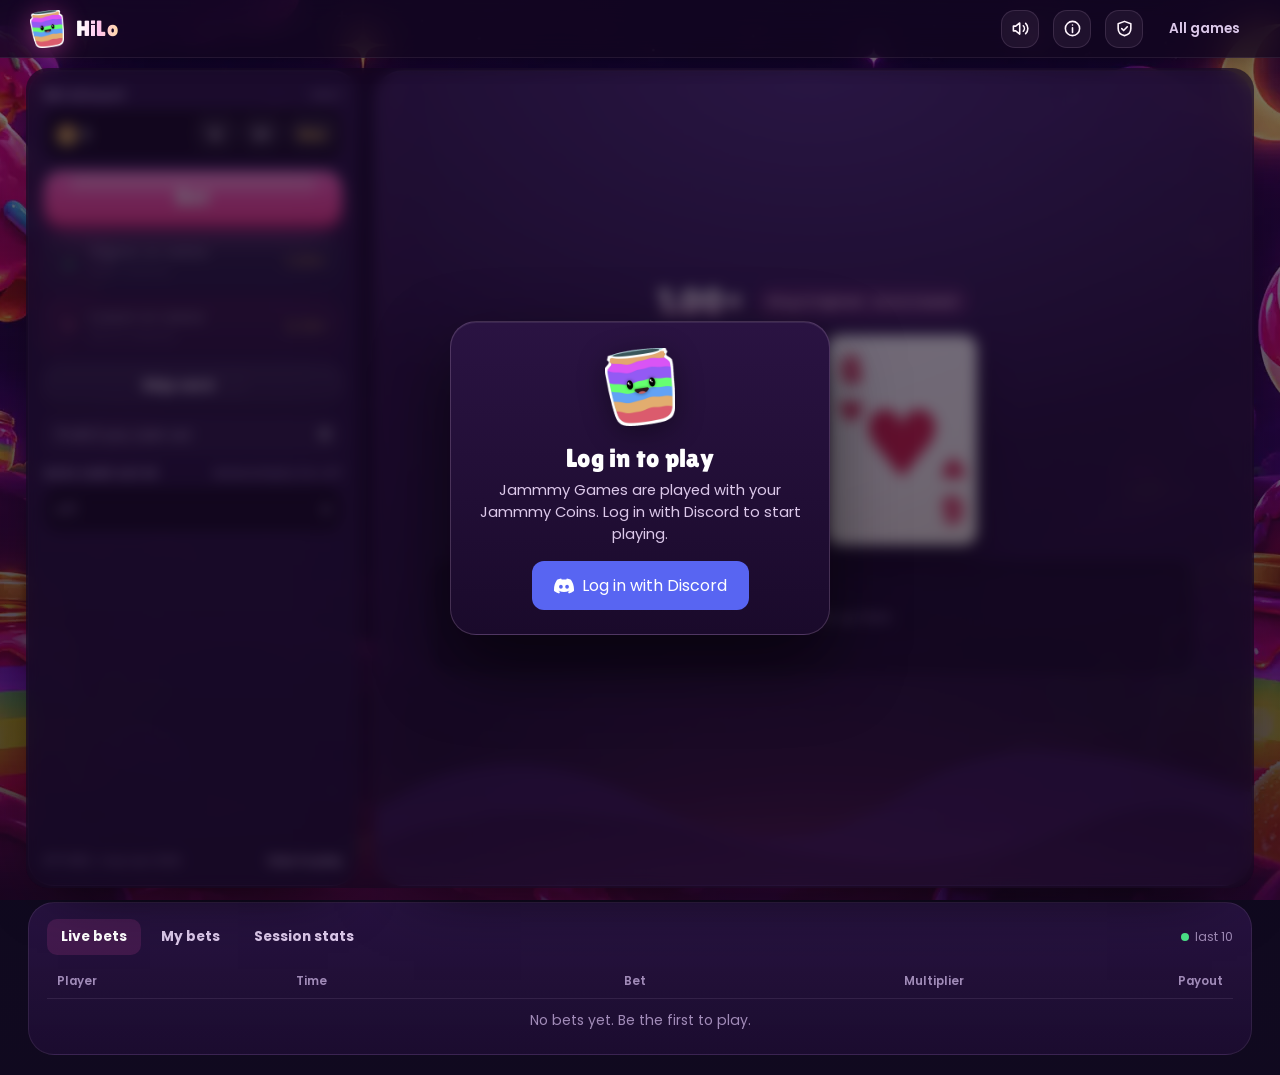
<file: games/hilo.html>
<!doctype html>
<html lang="en">
<head>
<link rel="preconnect" href="https://jammy-lb-proxy.sahil-sah2603.workers.dev" crossorigin>
<meta charset="utf-8">
<meta name="viewport" content="width=device-width,initial-scale=1,viewport-fit=cover">
<title>HiLo · Jammmy Originals</title>
<meta name="description" content="Higher or lower? Build a streak and cash out. Jammmy Originals, provably fair, 98% RTP.">
<link rel="icon" type="image/png" href="../favicon-32.png">
<link rel="preconnect" href="https://fonts.googleapis.com">
<link rel="preconnect" href="https://fonts.gstatic.com" crossorigin>
<link href="https://fonts.googleapis.com/css2?family=Lilita+One&family=Poppins:wght@400;500;600;700;800&display=swap" rel="stylesheet">
<style>
:root{
  --bg:#0c0716; --bg2:#120a22; --panel:#160d2a; --panel2:#1c1135; --line:rgba(255,255,255,.08); --line2:rgba(255,255,255,.14);
  --text:#f5f0ff; --muted:#b9b2d6; --faint:#857ea6;
  --purple:#a855f7; --purple-d:#7c3aed; --pink:#f472b6; --gold:#fbbf24; --gold2:#f59e0b; --green:#4ade80; --red:#fb7185;
  --felt1:#2d1757; --felt2:#1a0d35; --felt3:#0e0720;
  --card:#fbf8f2; --suit-red:#d61f45; --suit-black:#17121f;
  --cw:96px; --ease:cubic-bezier(.2,.8,.2,1);
}
*{box-sizing:border-box}
html,body{margin:0;background:var(--bg);color:var(--text);font-family:'Poppins',system-ui,sans-serif;-webkit-font-smoothing:antialiased}
body{min-height:100vh;background:radial-gradient(1100px 600px at 70% -10%,rgba(124,58,237,.22),transparent 60%),radial-gradient(900px 500px at -10% 110%,rgba(244,114,182,.10),transparent 60%),var(--bg)}
button{font-family:inherit;color:inherit}
:focus-visible{outline:2px solid #c4b5fd;outline-offset:2px}
.hide{display:none!important}

/* ── top bar ── */
.top{position:sticky;top:0;z-index:30;display:flex;align-items:center;gap:14px;padding:12px clamp(14px,3vw,28px);background:rgba(12,7,22,.82);backdrop-filter:blur(14px);-webkit-backdrop-filter:blur(14px);border-bottom:1px solid var(--line)}
.brand{display:flex;align-items:center;gap:10px;text-decoration:none;color:var(--text);min-width:0}
.brand img{width:38px;height:38px;object-fit:contain;filter:drop-shadow(0 4px 12px rgba(168,85,247,.45))}
.brand b{font-family:'Lilita One',sans-serif;font-weight:400;font-size:1.35rem;letter-spacing:.01em;white-space:nowrap;background:linear-gradient(90deg,#fff,#e9d5ff);-webkit-background-clip:text;background-clip:text;color:transparent}
.top-sp{flex:1}
.bal{display:flex;align-items:center;gap:8px;padding:7px 14px 7px 8px;border-radius:999px;background:linear-gradient(180deg,rgba(251,191,36,.14),rgba(251,191,36,.05));border:1px solid rgba(251,191,36,.35);font-weight:700;font-variant-numeric:tabular-nums;white-space:nowrap}
.bal img{width:24px;height:24px}
.bal small{font-weight:600;color:var(--gold);font-size:.7rem;margin-left:2px}
.bal.flash{animation:balFlash .9s var(--ease)}
@keyframes balFlash{30%{box-shadow:0 0 0 4px rgba(251,191,36,.25),0 0 30px rgba(251,191,36,.45)}}
.ibtn{width:40px;height:40px;border-radius:12px;display:grid;place-items:center;background:rgba(255,255,255,.05);border:1px solid var(--line);cursor:pointer;transition:background .2s}
.ibtn:hover{background:rgba(255,255,255,.1)}
.ibtn svg{width:19px;height:19px}
.back{font-size:.85rem;font-weight:600;color:var(--muted);text-decoration:none;padding:9px 12px;border-radius:10px}
.back:hover{color:#fff;background:rgba(255,255,255,.05)}
.notice{margin:14px clamp(14px,3vw,28px) 0;padding:11px 16px;border-radius:14px;font-size:.88rem;display:flex;gap:12px;align-items:center;flex-wrap:wrap;background:rgba(168,85,247,.1);border:1px solid rgba(168,85,247,.35)}
.notice b{color:#e9d5ff}
.notice a{color:#f0abfc;font-weight:600}
.notice.admin{background:rgba(251,191,36,.08);border-color:rgba(251,191,36,.35)}
.notice .sw{display:inline-flex;align-items:center;gap:8px;margin-left:auto;cursor:pointer;font-weight:600}
.notice input[type=number]{width:90px;padding:6px 8px;border-radius:8px;background:rgba(0,0,0,.3);border:1px solid var(--line2);color:#fff;font:600 .85rem 'Poppins'}

/* ── layout ── */
.wrap{max-width:1360px;margin:0 auto;padding:18px clamp(14px,3vw,28px) 40px}
.game{display:grid;grid-template-columns:330px minmax(0,1fr);gap:16px;align-items:stretch}
.panel{background:linear-gradient(180deg,var(--panel2),var(--panel));border:1px solid var(--line);border-radius:22px;padding:18px;display:flex;flex-direction:column;gap:14px}
.fld label{display:flex;justify-content:space-between;font-size:.78rem;font-weight:600;color:var(--muted);margin-bottom:7px}
.fld label span{color:var(--faint);font-weight:500}
.amt{display:flex;align-items:center;background:#0b0615;border:1px solid var(--line2);border-radius:14px;padding:4px 4px 4px 12px;gap:6px;transition:border-color .2s,box-shadow .2s}
.amt:focus-within{border-color:rgba(168,85,247,.7);box-shadow:0 0 0 3px rgba(168,85,247,.18)}
.amt img{width:20px;height:20px;flex:none}
.amt input{flex:1;min-width:0;width:100%;background:none;border:0;outline:0;color:#fff;font:700 1.02rem 'Poppins';font-variant-numeric:tabular-nums;padding:8px 0}
.amt input::-webkit-outer-spin-button,.amt input::-webkit-inner-spin-button{-webkit-appearance:none;margin:0}
.amt input[type=number]{-moz-appearance:textfield}
.amt .q{flex:none;height:34px;min-width:40px;padding:0 10px;border-radius:10px;border:0;background:rgba(255,255,255,.07);font:700 .8rem 'Poppins';cursor:pointer;transition:background .15s}
.amt .q.qmax{color:#fde68a}
.amt .q:hover{background:rgba(255,255,255,.14)}
.tot{display:flex;justify-content:space-between;font-size:.82rem;color:var(--muted);padding:2px 2px 0}
.tot b{color:#fff;font-variant-numeric:tabular-nums}
.deal{height:58px;border:0;border-radius:16px;cursor:pointer;font:400 1.35rem 'Lilita One',sans-serif;letter-spacing:.03em;color:#fff;background:linear-gradient(135deg,#9333ea,#c026d3);box-shadow:0 10px 30px -8px rgba(192,38,211,.6),inset 0 1px 0 rgba(255,255,255,.25);transition:transform .12s,filter .2s,opacity .2s}
.deal:hover{filter:brightness(1.1)}
.deal:active{transform:scale(.98)}
.deal[disabled]{opacity:.45;cursor:not-allowed;filter:grayscale(.3)}
.ai{display:flex;align-items:center;gap:10px;padding:11px 12px;border-radius:14px;background:rgba(168,85,247,.08);border:1px solid rgba(168,85,247,.25);font-size:.84rem}
.ai img{width:26px;height:26px;object-fit:contain}
.ai .txt{flex:1;min-width:0;color:var(--muted)}
.ai .txt b{color:#fff}
.tg{position:relative;width:40px;height:22px;flex:none}
.tg input{position:absolute;inset:0;opacity:0;margin:0;cursor:pointer}
.tg span{position:absolute;inset:0;border-radius:99px;background:rgba(255,255,255,.14);transition:background .2s;pointer-events:none}
.tg span::after{content:'';position:absolute;top:3px;left:3px;width:16px;height:16px;border-radius:50%;background:#fff;transition:transform .2s var(--ease)}
.tg input:checked+span{background:var(--purple)}
.tg input:checked+span::after{transform:translateX(18px)}
.msg{min-height:1.2em;font-size:.83rem;color:var(--red);text-align:center}
.panel .foot{margin-top:auto;display:flex;justify-content:space-between;font-size:.74rem;color:var(--faint)}
.panel .foot button{background:none;border:0;color:var(--muted);font-weight:600;font-size:.74rem;cursor:pointer;padding:0}
.panel .foot button:hover{color:#fff}
.banner{position:absolute;z-index:20;left:50%;top:46%;padding:8px 22px 10px;border-radius:20px;background:rgba(12,6,24,.72);backdrop-filter:blur(8px);-webkit-backdrop-filter:blur(8px);border:1px solid rgba(255,255,255,.08);transform:translate(-50%,-50%) scale(.7);opacity:0;pointer-events:none;text-align:center;transition:transform .5s cubic-bezier(.34,1.56,.64,1),opacity .3s}
.banner.show{opacity:1;transform:translate(-50%,-50%) scale(1)}
.banner .t{font:400 clamp(1.5rem,3.6vw,2.8rem) 'Lilita One',sans-serif;line-height:1;letter-spacing:.02em;white-space:nowrap}
.banner .s{margin-top:2px;font:800 clamp(.95rem,1.8vw,1.25rem) 'Poppins';font-variant-numeric:tabular-nums}
.banner.win .t{background:linear-gradient(180deg,#fff,#86efac);-webkit-background-clip:text;background-clip:text;color:transparent;filter:drop-shadow(0 4px 24px rgba(74,222,128,.45))}
.banner.win .s{color:#bbf7d0}
.banner.bj .t{background:linear-gradient(180deg,#fff7c2,#fbbf24 60%,#f59e0b);-webkit-background-clip:text;background-clip:text;color:transparent;filter:drop-shadow(0 6px 30px rgba(251,191,36,.6))}
.banner.bj .s{color:#fde68a}
.banner.push .t{color:#e2e8f0}
.banner.lose .t{color:rgba(233,213,255,.55);font-size:clamp(1.4rem,3vw,2.2rem)}
.toast{position:absolute;z-index:21;left:50%;bottom:18px;transform:translate(-50%,20px);opacity:0;padding:9px 16px;border-radius:12px;background:rgba(10,5,20,.9);border:1px solid rgba(251,191,36,.45);font:700 .86rem 'Poppins';color:#fde68a;transition:.35s var(--ease);pointer-events:none;white-space:nowrap}
.toast.show{opacity:1;transform:translate(-50%,0)}
.coin-fx{position:absolute;z-index:19;width:26px;height:26px;pointer-events:none}
.idle{position:absolute;z-index:3;left:50%;top:68%;transform:translate(-50%,-50%);text-align:center;color:rgba(233,213,255,.5);font-size:.9rem;transition:opacity .3s;pointer-events:none}
.idle img{width:84px;opacity:.9;display:block;margin:0 auto 10px;filter:drop-shadow(0 8px 20px rgba(168,85,247,.45));animation:bob 3.4s ease-in-out infinite}
@keyframes bob{50%{transform:translateY(-8px)}}
/* ── bets list ── */
.bets{margin-top:16px;background:linear-gradient(180deg,var(--panel2),var(--panel));border:1px solid var(--line);border-radius:22px;padding:6px 18px 12px}
.bets-h{display:flex;align-items:center;gap:6px;padding:10px 0}
.tab{border:0;background:none;padding:8px 14px;border-radius:10px;font:700 .86rem 'Poppins';color:var(--muted);cursor:pointer}
.tab.on{background:rgba(255,255,255,.07);color:#fff}
.live-dot{width:8px;height:8px;border-radius:50%;background:var(--green);box-shadow:0 0 0 0 rgba(74,222,128,.6);animation:pulse 1.8s infinite;margin-left:auto}
@keyframes pulse{70%{box-shadow:0 0 0 8px rgba(74,222,128,0)}100%{box-shadow:0 0 0 0 rgba(74,222,128,0)}}
.bets-h .live{font-size:.76rem;color:var(--faint)}
.grid{width:100%;border-collapse:collapse;font-size:.88rem;font-variant-numeric:tabular-nums}
.grid th{text-align:left;font-size:.74rem;font-weight:600;color:var(--faint);padding:8px 10px;border-bottom:1px solid var(--line)}
.grid td{padding:11px 10px;border-bottom:1px solid rgba(255,255,255,.04)}
.grid tr:last-child td{border-bottom:0}
.grid .r{text-align:right}
.grid .who{display:flex;align-items:center;gap:8px;font-weight:600}
.grid .who img{width:18px;height:18px}
.grid .coin{display:inline-flex;align-items:center;gap:5px;justify-content:flex-end}
.grid .coin img{width:15px;height:15px}
.grid .pos{color:var(--green);font-weight:700}
.grid .neg{color:var(--faint)}
.grid .m{font-weight:700}
.grid .m.hi{color:var(--gold)}
.grid tr.new td{animation:rowIn .6s var(--ease)}
@keyframes rowIn{from{background:rgba(168,85,247,.18);transform:translateY(-6px);opacity:0}}
.empty{padding:22px;text-align:center;color:var(--faint);font-size:.88rem}

/* ── modals ── */
.modal{position:fixed;inset:0;z-index:50;display:grid;place-items:center;padding:16px;background:rgba(5,2,12,.7);backdrop-filter:blur(6px);-webkit-backdrop-filter:blur(6px)}
.modal .box{width:min(560px,100%);max-height:88vh;overflow:auto;background:linear-gradient(180deg,#1d1236,#140b26);border:1px solid var(--line2);border-radius:20px;padding:22px 22px 18px;box-shadow:0 30px 90px rgba(0,0,0,.6);animation:pop .3s var(--ease)}
@keyframes pop{from{transform:translateY(10px) scale(.97);opacity:0}}
.modal h2{font:400 1.6rem 'Lilita One',sans-serif;margin:0 0 12px;letter-spacing:.01em}
.modal h3{font-size:.95rem;margin:18px 0 8px}
.modal p,.modal li{font-size:.88rem;color:var(--muted);line-height:1.55}
.modal ul{padding-left:18px;margin:6px 0}
.modal .x{float:right;margin:-4px -4px 0 0}
.pt{width:100%;border-collapse:collapse;font-size:.86rem}
.pt td{padding:7px 4px;border-bottom:1px solid var(--line)}
.pt td:last-child{text-align:right;font-weight:700;color:#fde68a}
.seedrow{margin:10px 0}
.seedrow label{display:block;font-size:.76rem;color:var(--faint);margin-bottom:4px}
.seedrow .v{display:flex;gap:8px}
.seedrow input,.seedrow code{flex:1;min-width:0;padding:9px 10px;border-radius:10px;background:#0b0615;border:1px solid var(--line2);color:#fff;font:500 .78rem ui-monospace,Menlo,Consolas,monospace;overflow:hidden;text-overflow:ellipsis;white-space:nowrap}
.sbtn{padding:9px 14px;border-radius:10px;border:1px solid var(--line2);background:rgba(255,255,255,.07);font:600 .82rem 'Poppins';cursor:pointer;white-space:nowrap}
.sbtn.p{background:linear-gradient(135deg,#9333ea,#c026d3);border-color:transparent}
.ver{margin-top:10px;font-size:.84rem}
.mini{display:inline-flex;gap:4px;flex-wrap:wrap;margin-top:6px}
.mini span{display:inline-grid;place-items:center;min-width:34px;height:26px;padding:0 6px;border-radius:6px;background:var(--card);color:var(--suit-black);font:800 .78rem 'Poppins'}
.mini span.r{color:var(--suit-red)}
@media (max-width:1100px){.game{grid-template-columns:300px minmax(0,1fr)}}
.fld{min-width:0}
@media (max-width:900px){
  .game{grid-template-columns:minmax(0,1fr)}
  .stage{order:-1}
  .panel{border-radius:18px}
  .brand b{font-size:1.1rem}
  .back{display:none}
  .grid .hm{display:none}
}
@media (max-width:420px){.brand b{display:none}.top{gap:8px}}
@media (prefers-reduced-motion:reduce){.banner{transition-duration:.01s!important}.live-dot{animation:none}}

.notice .sw{border:0;background:none;color:#e9d5ff;font:700 .84rem 'Poppins';padding:0;white-space:nowrap}
.notice .sw:hover{color:#fff;text-decoration:underline}
@media (max-width:600px){.notice{font-size:.78rem;padding:9px 12px;gap:6px 12px}.notice .sw{margin-left:0;font-size:.78rem}}
.sbtn.wide{width:100%;margin-top:8px;padding:11px 14px}
.sbtn[disabled]{opacity:.5;cursor:default}
.fine{font-size:.74rem;color:var(--faint);margin-top:6px}
tr.chk{cursor:pointer}
tr.chk:hover td{background:rgba(255,255,255,.03)}

.stage{position:relative;border-radius:26px;overflow:hidden;min-height:clamp(420px,calc(100vh - 250px),600px);background:radial-gradient(120% 90% at 50% 12%,#2d1757 0%,#1a0d35 55%,#0e0720 100%);border:1px solid rgba(255,255,255,.07);box-shadow:inset 0 0 120px rgba(0,0,0,.55),0 30px 80px -30px rgba(0,0,0,.8);isolation:isolate}
.stage::before{content:'';position:absolute;inset:0;background:url("data:image/svg+xml,%3Csvg xmlns='http://www.w3.org/2000/svg' width='140' height='140'%3E%3Cfilter id='n'%3E%3CfeTurbulence type='fractalNoise' baseFrequency='.9' numOctaves='2'/%3E%3CfeColorMatrix values='0 0 0 0 1 0 0 0 0 1 0 0 0 0 1 0 0 0 .05 0'/%3E%3C/filter%3E%3Crect width='140' height='140' filter='url(%23n)'/%3E%3C/svg%3E");opacity:.7;pointer-events:none;z-index:0}
.seg{display:grid;grid-auto-flow:column;grid-auto-columns:1fr;gap:4px;padding:4px;border-radius:14px;background:#0b0615;border:1px solid var(--line2)}
.seg button{height:38px;border:0;border-radius:10px;background:none;font:700 .86rem 'Poppins';color:var(--muted);cursor:pointer;transition:background .15s,color .15s}
.seg button:hover:not([disabled]){color:#fff}
.seg button.on{background:rgba(168,85,247,.25);color:#fff;box-shadow:inset 0 0 0 1px rgba(168,85,247,.55)}
.seg button[disabled]{cursor:not-allowed;opacity:.5}
.sel{position:relative}
.sel select{width:100%;height:48px;appearance:none;-webkit-appearance:none;background:#0b0615;border:1px solid var(--line2);border-radius:14px;color:#fff;font:700 1rem 'Poppins';padding:0 40px 0 14px;cursor:pointer}
.sel::after{content:'';position:absolute;right:16px;top:50%;width:8px;height:8px;border-right:2px solid var(--muted);border-bottom:2px solid var(--muted);transform:translateY(-70%) rotate(45deg);pointer-events:none}
.sel select:focus{outline:0;border-color:rgba(168,85,247,.7);box-shadow:0 0 0 3px rgba(168,85,247,.18)}
.sel select[disabled]{opacity:.5;cursor:not-allowed}
.stat{display:flex;justify-content:space-between;align-items:center;font-size:.82rem;color:var(--muted);padding:9px 12px;border-radius:12px;background:rgba(255,255,255,.035);border:1px solid var(--line)}
.stat b{color:#fff;font-variant-numeric:tabular-nums}
.stat b.g{color:var(--gold)}
.deal.cash{background:linear-gradient(135deg,#16a34a,#22c55e);box-shadow:0 10px 30px -8px rgba(34,197,94,.6),inset 0 1px 0 rgba(255,255,255,.25)}
.deal small{display:block;font:700 .78rem 'Poppins';opacity:.9;margin-top:1px;letter-spacing:0}
.btn2{height:46px;border-radius:14px;border:1px solid var(--line2);background:rgba(255,255,255,.06);font:700 .9rem 'Poppins';cursor:pointer;display:flex;align-items:center;justify-content:center;gap:8px;transition:background .15s,transform .1s,opacity .2s}
.btn2:hover:not([disabled]){background:rgba(255,255,255,.11)}
.btn2:active:not([disabled]){transform:scale(.98)}
.btn2[disabled]{opacity:.35;cursor:not-allowed}
.btn2 kbd,.deal kbd{font:600 .64rem 'Poppins';color:var(--faint);border:1px solid var(--line2);border-radius:5px;padding:1px 5px}
@media (max-width:900px){.stage{min-height:0;border-radius:20px}.panel>.deal{order:-1}}
@media (hover:none){kbd{display:none!important}}

/* ── extras: sound menu ── */
.jx-pop{position:absolute;z-index:60;width:260px;padding:14px 14px 12px;border-radius:16px;background:linear-gradient(180deg,#1d1236,#140b26);border:1px solid rgba(255,255,255,.14);box-shadow:0 20px 50px rgba(0,0,0,.55);display:none;flex-direction:column;gap:8px;font-family:'Poppins',sans-serif;color:#fff}
.jx-pop.show{display:flex;animation:jxIn .18s ease}
@keyframes jxIn{from{opacity:0;transform:translateY(-4px)}}
.jx-row{display:flex;align-items:center;gap:10px;font-size:.86rem}
.jx-row b{font-weight:600}
.jx-row small{margin-left:auto;font-size:.7rem;color:#857ea6}
.jx-sw{position:relative;width:38px;height:21px;flex:none}
.jx-sw input{position:absolute;inset:0;opacity:0;margin:0;cursor:pointer}
.jx-sw span{position:absolute;inset:0;border-radius:99px;background:rgba(255,255,255,.14);transition:background .2s;pointer-events:none}
.jx-sw span::after{content:'';position:absolute;top:3px;left:3px;width:15px;height:15px;border-radius:50%;background:#fff;transition:transform .2s}
.jx-sw input:checked+span{background:#a855f7}
.jx-sw input:checked+span::after{transform:translateX(17px)}
.jx-sw input:focus-visible+span{outline:2px solid #c4b5fd;outline-offset:2px}
.jx-pop input[type=range]{width:100%;accent-color:#a855f7;margin:0 0 6px}
.jx-pop input[type=range][disabled]{opacity:.35}
/* ── extras: session stats ── */
.jx-sess{padding:4px 0 6px}
.jx-tiles{display:grid;grid-template-columns:repeat(5,minmax(0,1fr));gap:10px}
.jx-t{padding:11px 12px;border-radius:14px;background:rgba(255,255,255,.035);border:1px solid rgba(255,255,255,.08);display:flex;flex-direction:column;gap:2px;min-width:0}
.jx-t span{font-size:.72rem;color:#857ea6}
.jx-t b{font-size:1.05rem;font-variant-numeric:tabular-nums;white-space:nowrap;overflow:hidden;text-overflow:ellipsis}
.jx-t b small{font-size:.7rem;color:#857ea6;font-weight:500}
.jx-t b.pos{color:#4ade80}.jx-t b.neg{color:#fb7185}.jx-t b.gold{color:#fbbf24}
.jx-gw{margin-top:12px;height:170px;border-radius:14px;background:rgba(5,2,12,.35);border:1px solid rgba(255,255,255,.06)}
.jx-gw canvas{width:100%;height:100%;display:block}
.jx-foot{display:flex;justify-content:space-between;align-items:center;margin-top:10px;font-size:.74rem;color:#857ea6}
.jx-foot button{border:0;background:none;color:#b9b2d6;font:600 .76rem 'Poppins',sans-serif;cursor:pointer}
.jx-foot button:hover{color:#fff}
.grid.hide,.jx-sess.hide{display:none!important}
@media (max-width:700px){.jx-tiles{grid-template-columns:repeat(2,minmax(0,1fr))}.jx-t:first-child{grid-column:1/-1}.jx-gw{height:140px}}
@media (max-width:600px){.bets-h .tab{padding:8px 10px;font-size:.8rem;white-space:nowrap}.bets-h .live{display:none}}

.stage{display:flex;flex-direction:column;align-items:center;justify-content:center;gap:22px;padding:26px 18px 22px}
.htop{position:relative;z-index:2;display:flex;align-items:center;gap:12px}
.totx{font:400 2.1rem 'Lilita One',sans-serif;line-height:1;background:linear-gradient(180deg,#fff,#e9d5ff);-webkit-background-clip:text;background-clip:text;color:transparent;font-variant-numeric:tabular-nums;padding:0}
.totx.bump{animation:bump .35s var(--ease)}
@keyframes bump{40%{transform:scale(1.18)}}
.streak{display:none;font:800 .8rem 'Poppins';padding:5px 10px;border-radius:999px;background:rgba(251,146,60,.14);border:1px solid rgba(251,146,60,.45);color:#fed7aa;white-space:nowrap}
.streak.on{display:inline-block;animation:bump .35s var(--ease)}
.streak.hot{background:linear-gradient(135deg,rgba(249,115,22,.35),rgba(236,72,153,.3));color:#fff;box-shadow:0 0 18px rgba(249,115,22,.4)}
.streak.fire{background:linear-gradient(135deg,#f97316,#ec4899);border-color:transparent;box-shadow:0 0 26px rgba(249,115,22,.6)}
.streakfx{position:absolute;z-index:25;left:50%;top:44%;transform:translate(-50%,-50%) scale(.4);opacity:0;pointer-events:none;text-align:center;line-height:.9}
.streakfx b{display:block;font:400 clamp(4rem,10vw,7rem) 'Lilita One',sans-serif;background:linear-gradient(180deg,#fff7c2,#fbbf24 45%,#f97316);-webkit-background-clip:text;background-clip:text;color:transparent;filter:drop-shadow(0 8px 30px rgba(249,115,22,.7))}
.streakfx span{display:block;font:800 clamp(1rem,2.4vw,1.5rem) 'Poppins';letter-spacing:.04em;color:#fff;text-shadow:0 4px 20px rgba(0,0,0,.6)}
.streakfx.lv2 b{background:linear-gradient(180deg,#fff,#f472b6 45%,#a855f7);-webkit-background-clip:text;background-clip:text;filter:drop-shadow(0 8px 30px rgba(236,72,153,.75))}
.streakfx.lv3 b{background:linear-gradient(180deg,#fff,#22d3ee 40%,#a855f7 70%,#f472b6);-webkit-background-clip:text;background-clip:text;filter:drop-shadow(0 8px 34px rgba(34,211,238,.8))}
.streakfx.show{animation:sfx 1.1s cubic-bezier(.34,1.56,.64,1) forwards}
@keyframes sfx{0%{opacity:0;transform:translate(-50%,-50%) scale(.4) rotate(-6deg)}25%{opacity:1;transform:translate(-50%,-50%) scale(1.08) rotate(2deg)}70%{opacity:1;transform:translate(-50%,-50%) scale(1)}100%{opacity:0;transform:translate(-50%,-60%) scale(.95)}}
.amt.sm{padding:2px 10px}.amt.sm input{font-size:.92rem;padding:9px 0}.amt.sm input::placeholder{color:var(--faint);font-weight:500}.amt .unit{color:var(--faint);font-weight:700}
.hintp{font:600 .76rem 'Poppins';color:var(--muted);padding:5px 10px;border-radius:999px;background:rgba(255,255,255,.05);border:1px solid var(--line)}
.table2{position:relative;z-index:2;display:flex;align-items:center;justify-content:center;gap:clamp(22px,6vw,70px);--cw:150px}
.deck{position:relative;width:calc(var(--cw)*.72);height:calc(var(--cw)*1.0)}
.deck span{position:absolute;inset:0;border-radius:12px;background:radial-gradient(circle at 50% 50%,rgba(255,255,255,.12),transparent 55%),repeating-linear-gradient(45deg,rgba(255,255,255,.06) 0 6px,transparent 6px 12px),linear-gradient(160deg,#6d28d9,#3b0764);border:3px solid #f5f0ff;box-shadow:0 8px 18px rgba(0,0,0,.45)}
.deck span:nth-child(1){transform:translate(-6px,6px) rotate(-4deg);opacity:.6}
.deck span:nth-child(2){transform:translate(-3px,3px) rotate(-2deg);opacity:.8}
.deck span img{position:absolute;left:50%;top:50%;width:44%;transform:translate(-50%,-50%)}
.slot{position:relative;width:var(--cw);height:calc(var(--cw)*1.4);perspective:1000px;border-radius:calc(var(--cw)*.09)}
.slot .in{position:absolute;inset:0;transform-style:preserve-3d;transition:transform .34s var(--ease)}
.slot.flip .in{transform:rotateY(180deg)}
.slot.flip.go .in{transform:none}
.slot.deal{transform:translate(calc(var(--cw)*-1.1),0) rotate(-8deg);opacity:.2}
.slot.pend .in{transform:rotateY(180deg)}
.slot.pend{animation:hlPend .26s cubic-bezier(.2,.8,.2,1)}
@keyframes hlPend{from{transform:translate(calc(var(--cw)*-1.1),0) rotate(-8deg);opacity:.3}to{transform:none;opacity:1}}
.slot.deal .in{transform:rotateY(180deg)}
.slot.deal.go{transform:none;opacity:1;transition:transform .32s var(--ease),opacity .16s}
.slot.deal.go .in{transform:none}
.slot .f,.slot .b{position:absolute;inset:0;border-radius:inherit;backface-visibility:hidden;-webkit-backface-visibility:hidden}
.slot .b{transform:rotateY(180deg);background:radial-gradient(circle at 50% 50%,rgba(255,255,255,.12),transparent 55%),repeating-linear-gradient(45deg,rgba(255,255,255,.06) 0 6px,transparent 6px 12px),linear-gradient(160deg,#6d28d9,#3b0764);border:calc(var(--cw)*.045) solid #f5f0ff;box-shadow:0 14px 30px rgba(0,0,0,.5)}
.slot .b img{position:absolute;left:50%;top:50%;width:44%;transform:translate(-50%,-50%)}
.slot.ok .pc{animation:okGlow 1s ease}
.slot.bad .pc{animation:badGlow 1.1s ease}
@keyframes okGlow{0%,100%{box-shadow:0 14px 30px rgba(0,0,0,.5)}30%{box-shadow:0 0 0 4px #4ade80,0 0 50px rgba(74,222,128,.6)}}
@keyframes badGlow{0%,100%{box-shadow:0 14px 30px rgba(0,0,0,.5)}30%{box-shadow:0 0 0 4px #fb7185,0 0 50px rgba(251,113,133,.6)}}
.pc{position:absolute;inset:0;border-radius:calc(var(--cw)*.09);background:linear-gradient(160deg,#fff 0%,#fbf8f2 60%,#efe9de 100%);color:#17121f;overflow:hidden;box-shadow:0 14px 30px rgba(0,0,0,.5)}
.pc.red{color:#d61f45}
.pc .ix{position:absolute;display:flex;flex-direction:column;align-items:center;line-height:.95;font-weight:800}
.pc .ix b{font:800 calc(var(--cw)*.24) 'Poppins';letter-spacing:-.04em}
.pc .ix i{font-style:normal;font-size:calc(var(--cw)*.2)}
.pc .ix.tl{left:calc(var(--cw)*.07);top:calc(var(--cw)*.06)}
.pc .ix.br{right:calc(var(--cw)*.07);bottom:calc(var(--cw)*.06);transform:rotate(180deg)}
.pc .pip{position:absolute;left:50%;top:52%;transform:translate(-50%,-50%);font-size:calc(var(--cw)*.62);line-height:1}
.pc .face{position:absolute;left:50%;top:52%;transform:translate(-50%,-50%);width:58%;height:58%;border-radius:calc(var(--cw)*.05);display:grid;place-items:center;font:400 calc(var(--cw)*.5) 'Lilita One',sans-serif;background:linear-gradient(160deg,rgba(168,85,247,.16),rgba(244,114,182,.12));border:1.5px solid currentColor;opacity:.92}
.hist{position:relative;z-index:2;width:100%;max-width:760px;display:flex;gap:10px;overflow-x:auto;padding:12px 12px 10px;border-radius:18px;background:rgba(5,2,12,.35);box-shadow:inset 0 2px 12px rgba(0,0,0,.4);scrollbar-width:thin;--cw:52px;min-height:112px;align-items:flex-start}
.hc{position:relative;flex:none;width:var(--cw);height:calc(var(--cw)*1.4);margin-bottom:22px}
.hc .pc{box-shadow:0 4px 10px rgba(0,0,0,.4)}
.hc.last{animation:hcIn .35s var(--ease)}
@keyframes hcIn{from{transform:translateY(-10px);opacity:0}}
.ht{position:absolute;left:50%;bottom:-21px;transform:translateX(-50%);white-space:nowrap;font:800 .62rem 'Poppins';padding:2px 6px;border-radius:6px}
.ht.ok{background:#16a34a;color:#fff}.ht.bad{background:#e11d48;color:#fff}.ht.sk,.ht.st{background:rgba(255,255,255,.1);color:var(--muted)}
.hempty{color:var(--faint);font-size:.84rem;margin:auto}
.guess{position:relative;display:grid;grid-template-columns:auto 1fr auto;align-items:center;gap:10px;height:62px;padding:0 14px;border-radius:14px;border:1px solid var(--line2);cursor:pointer;text-align:left;transition:transform .1s,filter .15s,opacity .2s}
.guess:hover:not([disabled]){filter:brightness(1.15)}
.guess:active:not([disabled]){transform:scale(.98)}
.guess[disabled]{opacity:.35;cursor:not-allowed}
.guess.up{background:linear-gradient(180deg,rgba(74,222,128,.2),rgba(74,222,128,.07));border-color:rgba(74,222,128,.45)}
.guess.down{background:linear-gradient(180deg,rgba(251,113,133,.2),rgba(251,113,133,.07));border-color:rgba(251,113,133,.45)}
.guess.same{background:linear-gradient(180deg,rgba(96,165,250,.2),rgba(96,165,250,.07));border-color:rgba(96,165,250,.45)}
.guess .gi{font-size:1.1rem;width:20px;text-align:center}
.guess.up .gi{color:#4ade80}.guess.down .gi{color:#fb7185}.guess.same .gi{color:#93c5fd}
.guess .gl b{display:block;font-size:.92rem}
.guess .gl small{display:block;font-size:.72rem;color:var(--faint);font-weight:500}
.guess .gx{font:800 1rem 'Poppins';color:var(--gold);font-variant-numeric:tabular-nums}
.guess kbd{position:absolute;top:-7px;right:-5px;font:600 .6rem 'Poppins';color:var(--faint);background:#1c1135;border:1px solid var(--line2);border-radius:5px;padding:0 4px}
.stage.shake{animation:shake .45s}
@keyframes shake{25%{transform:translateX(-6px)}50%{transform:translateX(6px)}75%{transform:translateX(-3px)}}
.mini span.sk{opacity:.4}
@media (max-width:900px){.panel>.guess,.panel>#skipBtn{order:-1}.stage{gap:14px;padding:16px 10px}.table2{--cw:112px}.totx{font-size:1.7rem}.hist{--cw:42px;min-height:98px}}
@media (prefers-reduced-motion:reduce){.slot,.slot .in{transition:none!important}}

/* ── ice skin (matches the site's winter theme) ── */
:root{--bg:#06111f;--bg2:#0a1a2e;--panel:#0b192c;--panel2:#10233b;--purple:#38bdf8;--purple-d:#0284c7;--felt1:#134a78;--felt2:#0b2a4c;--felt3:#06142a;--muted:#b4c6dc;--faint:#7f93ad}
body{background:radial-gradient(1100px 600px at 70% -10%,rgba(56,189,248,.18),transparent 60%),radial-gradient(900px 500px at -10% 110%,rgba(129,140,248,.12),transparent 60%),var(--bg)}
:focus-visible{outline-color:#bae6fd}
.top{background:rgba(6,17,31,.84)}
.brand img{filter:drop-shadow(0 4px 12px rgba(56,189,248,.45))}
.brand b{background:linear-gradient(90deg,#fff,#bae6fd)!important;-webkit-background-clip:text!important;background-clip:text!important}
.stage{background:radial-gradient(120% 90% at 50% 12%,#134a78 0%,#0b2a4c 55%,#06142a 100%)}
.deal{background:linear-gradient(135deg,#0ea5e9,#6366f1);box-shadow:0 10px 30px -8px rgba(56,189,248,.6),inset 0 1px 0 rgba(255,255,255,.25)}
.seg button.on{background:rgba(56,189,248,.22);box-shadow:inset 0 0 0 1px rgba(125,211,252,.6)}
.sel select:focus{border-color:rgba(125,211,252,.7);box-shadow:0 0 0 3px rgba(56,189,248,.18)}
.notice{background:rgba(56,189,248,.09);border-color:rgba(125,211,252,.3)}
.notice b{color:#e0f2fe}.notice a{color:#7dd3fc}
.sbtn.p{background:linear-gradient(135deg,#0ea5e9,#6366f1)}
.modal .box{background:linear-gradient(180deg,#10243d,#0b192c)}
.t{background:linear-gradient(180deg,#2c6699 0%,#1b4372 100%);box-shadow:inset 0 1px 0 rgba(255,255,255,.22),inset 0 -3px 0 rgba(0,0,0,.25),0 5px 0 #0c2442,0 8px 16px rgba(0,0,0,.35)}
.mgrid.live .t:not(.open):hover{box-shadow:inset 0 1px 0 rgba(255,255,255,.25),inset 0 -3px 0 rgba(0,0,0,.25),0 8px 0 #0c2442,0 14px 22px rgba(56,189,248,.35)}
.t.open{background:#071528}
.amt,.amt-in{border-color:rgba(125,211,252,.18)}

.net-wait{transform:scale(.98);animation:netPulse .7s ease-in-out infinite;transition:transform .08s}
@keyframes netPulse{50%{opacity:.75}}
.fair-chk{margin-top:14px;font-size:.84rem;color:var(--muted,#9fb3d1)}.fair-chk a{color:#7dd3fc}
</style>
<style>
/* login gate: games are played with real Jammmy Coins only (no demo) */
.game{position:relative}
.jg-gate{position:absolute;inset:-2px;z-index:60;display:grid;place-items:center;padding:20px;border-radius:22px;background:rgba(6,10,22,.62);backdrop-filter:blur(7px);-webkit-backdrop-filter:blur(7px)}
.jg-gate-card{max-width:380px;text-align:center;padding:26px 26px 24px;border-radius:20px;background:linear-gradient(180deg,#14203a,#0c1426);border:1px solid rgba(125,211,252,.22);box-shadow:0 20px 50px rgba(0,0,0,.5)}
.jg-gate-card img{width:64px;height:64px;object-fit:contain;filter:drop-shadow(0 6px 14px rgba(0,0,0,.4))}
.jg-gate-card h3{margin:10px 0 6px;font-size:1.3rem;color:#fff}
.jg-gate-card p{margin:0 0 16px;color:#b6c4dc;font-size:.92rem;line-height:1.5}
.jg-gate-card a,.jg-gate-card button{display:inline-flex;align-items:center;gap:8px;padding:12px 22px;border-radius:12px;border:0;background:#5865f2;color:#fff;font:700 .95rem inherit;text-decoration:none;cursor:pointer}
.jg-gate-card a:hover,.jg-gate-card button:hover{background:#4752c4}
.jg-gate-card a svg{width:20px;height:20px}
body.jg-gated .bal{visibility:hidden}
</style>
<script>
/* Shows the login gate over the game. why: 'login' | 'soon' | 'blocked' | 'net' */
function jgGate(why, name) {
  document.body.classList.add('jg-gated');
  var g = document.querySelector('.game'); if (!g) return;
  var old = g.querySelector('.jg-gate'); if (old) old.remove();
  var dc = '<svg viewBox="0 0 24 24" fill="currentColor" aria-hidden="true"><path d="M20.3 4.4A19.6 19.6 0 0 0 15.4 3l-.6 1.3a18 18 0 0 0-5.6 0L8.6 3a19.6 19.6 0 0 0-4.9 1.5C.6 9.1-.3 13.6.1 18.1a19.8 19.8 0 0 0 6 3l1.3-2.1a12.8 12.8 0 0 1-2-1l.5-.4a14.1 14.1 0 0 0 12.2 0l.5.4a12.8 12.8 0 0 1-2 1l1.3 2.1a19.7 19.7 0 0 0 6-3c.5-5.2-.9-9.7-3.6-13.7zM8.3 15.3c-1.2 0-2.2-1.1-2.2-2.4s1-2.4 2.2-2.4 2.2 1.1 2.2 2.4-1 2.4-2.2 2.4zm7.4 0c-1.2 0-2.2-1.1-2.2-2.4s1-2.4 2.2-2.4 2.2 1.1 2.2 2.4-1 2.4-2.2 2.4z"/></svg>';
  var t, p, btn;
  if (why === 'soon') { t = (name || 'This game') + ' is coming soon'; p = 'It opens for everyone very soon. Check back shortly.'; btn = ''; }
  else if (why === 'blocked') { t = 'You can\'t play right now'; p = 'Your account can\'t play Jammmy Games. Contact a mod on Discord if you think this is a mistake.'; btn = ''; }
  else if (why === 'net') { t = 'Couldn\'t reach the server'; p = 'Check your connection and try again.'; btn = '<button type="button" onclick="location.reload()">Try again</button>'; }
  else { t = 'Log in to play'; p = 'Jammmy Games are played with your Jammmy Coins. Log in with Discord to start playing.'; btn = '<a href="../" target="_top" onclick="return jgLogin()">' + dc + 'Log in with Discord</a>'; }
  g.insertAdjacentHTML('beforeend', '<div class="jg-gate" role="dialog" aria-label="' + t + '"><div class="jg-gate-card"><img src="../jar-clean.webp" alt=""><h3>' + t + '</h3><p>' + p + '</p>' + btn + '</div></div>');
  var n = document.getElementById('notices'); if (n) n.innerHTML = '';
}
/* no playing behind the gate with the keyboard */
window.addEventListener('keydown', function (e) { if (document.body.classList.contains('jg-gated') && !/INPUT|TEXTAREA|SELECT/.test((e.target.tagName || ''))) e.stopImmediatePropagation(); }, true);
</script>
<style id="jgFit">
/* ===== Fit to screen (2026-11-05) =====
   The table and the buttons you need mid-round always fit on one screen:
   laptop  → the game fills the height under the header; the bet panel scrolls inside itself if it must.
   phone   → table on top, then a dock with the main buttons and bet amount; the other settings sit below. */
.top{padding-top:8px;padding-bottom:8px}
.top .ibtn{width:38px;height:38px}
.panel::-webkit-scrollbar{width:6px}.panel::-webkit-scrollbar-thumb{background:rgba(255,255,255,.14);border-radius:6px}
@media (min-width:901px){
  .wrap{padding-top:12px;padding-bottom:20px}
  .game{height:var(--gh,auto);min-height:0}
  .game > .panel{min-height:0;overflow-y:auto;overscroll-behavior:contain;scrollbar-width:thin;scrollbar-color:rgba(255,255,255,.14) transparent;padding:15px;gap:11px}
  .game > .table,.game > .stage{min-height:0!important;height:auto}
  .panel .deal{height:52px}
  .seg button{height:34px}
  .btn2{height:42px}
  .stat{padding:7px 12px}
  .fld label{margin-bottom:5px}
}
@media (min-width:901px) and (max-height:820px){
  .panel .foot{display:none}
}
@media (max-width:900px){
  .wrap{padding:8px 8px 24px}
  .top{padding-left:10px;padding-right:10px;gap:8px}
  .top .brand img{width:30px;height:30px}
  .game{display:flex;flex-direction:column;gap:8px}
  .game > .table,.game > .stage{order:-1;height:var(--sh,auto);min-height:0!important;flex:none}
  .game > .panel{padding:10px;gap:8px;border-radius:16px}
  .panel .deal{height:50px;font-size:1.2rem}
  .amt{min-height:0}
  .fld label{margin-bottom:4px}
  .panel .foot{margin-top:4px}
  /* messages float just above the dock instead of hiding below it */
  .game > .panel > .msg{position:absolute;left:10px;right:10px;top:-6px;transform:translateY(-100%);z-index:20;pointer-events:none;margin:0}
  .game > .panel > .msg:empty{display:none}
  .game > .panel > .msg:not(:empty){background:rgba(8,14,28,.94);padding:8px 12px;border-radius:12px;border:1px solid rgba(255,255,255,.14);box-shadow:0 10px 24px rgba(0,0,0,.45)}
}
</style>
<style id="jgFitHilo">
.stage{container-type:size}
.table2{--cw:clamp(76px,calc((100cqh - 262px) / 1.4),150px)}
@media (min-width:901px){.stage{gap:16px;padding:18px 18px 16px}.guess{height:54px}}
@media (max-width:900px){
  .game > .panel{position:relative}
  .guessrow{order:1;display:grid;grid-template-columns:1fr 1fr;gap:6px}
  .guessrow .guess{height:52px;padding:0 10px;gap:6px;grid-template-columns:auto minmax(0,1fr) auto}
  .guessrow .guess .gl b{font-size:.74rem;line-height:1.1;white-space:normal}
  .guessrow .guess .gl small{display:none}
  .guessrow .guess .gx{font-size:.88rem}
  .mainrow{order:2;display:grid;grid-template-columns:minmax(0,1fr) auto;gap:6px}
  .mainrow #skipBtn{height:50px;padding:0 14px;order:0!important}
  .panel > .fld.betf{order:3}
  .panel > *:not(.guessrow):not(.mainrow):not(.betf){order:5}
  .stage{gap:10px;padding:10px 8px}
  .table2{--cw:clamp(64px,calc((100cqh - 196px) / 1.4),120px)}
  .hist{--cw:40px;min-height:0;padding:8px 8px 6px}
}
@media (min-width:901px){.guessrow,.mainrow{display:contents}.panel>*{order:5}.panel>.betf{order:1}#mainBtn{order:2}.guess{order:3}#skipBtn{order:4}}
</style>
<link rel="stylesheet" href="candy.css?v=20261126b">
</head>
<body class="candy">
<header class="top">
  <a class="brand" href="./" title="All Jammmy Originals"><img src="../jar-clean.webp" alt=""><b>HiLo</b></a>
  <div class="top-sp"></div>
  <div class="bal" id="bal" title="Your balance"><img src="../jammmy-coin.webp" alt=""><span id="balNum">0</span><small>DEMO</small></div>
  <button class="ibtn" id="sndBtn" type="button" aria-label="Sound on" title="Sound"></button>
  <button class="ibtn" type="button" aria-label="How to play" title="How to play" onclick="openModal('rules')"><svg viewBox="0 0 24 24" fill="none" stroke="currentColor" stroke-width="2" stroke-linecap="round"><circle cx="12" cy="12" r="9"/><path d="M12 11v6M12 7.5v.01"/></svg></button>
  <button class="ibtn" type="button" aria-label="Provably fair" title="Provably fair" onclick="openModal('fair')"><svg viewBox="0 0 24 24" fill="none" stroke="currentColor" stroke-width="2" stroke-linecap="round" stroke-linejoin="round"><path d="M12 3l8 3v6c0 5-3.4 8-8 9-4.6-1-8-4-8-9V6z"/><path d="M8.5 12.2l2.4 2.4 4.6-4.8"/></svg></button>
  <a class="back" href="./">All games</a>
</header>
<div id="notices"></div>
<div class="wrap">
  <div class="game">
    <aside class="panel" aria-label="Bet controls">
      <div class="fld betf" data-dock>
        <label for="bet">Bet amount <span>min 1</span></label>
        <div class="amt"><img src="../jammmy-coin.webp" alt=""><input id="bet" type="number" inputmode="decimal" min="1" step="1" aria-label="Bet amount in coins"><button class="q" type="button" data-q="half" data-for="bet">½</button><button class="q" type="button" data-q="double" data-for="bet">2×</button><button class="q qmax" type="button" data-q="max" data-for="bet" title="Bet all your coins, up to the max bet">Max</button></div>
      </div>
      <div class="mainrow" data-dock><button class="deal" id="mainBtn" type="button">Bet</button><button class="btn2" id="skipBtn" type="button">Skip card <kbd>→</kbd></button></div>
      <div class="guessrow" data-dock><button class="guess up" id="g0" type="button" disabled></button><button class="guess down" id="g1" type="button" disabled></button></div>
      <div class="stat"><span>Profit if you cash out</span><b id="profit">0</b></div>
      <div class="fld"><label for="autoX">Auto cash out at <span>leave empty for off</span></label><div class="amt sm"><input id="autoX" type="number" min="1.01" step="0.01" inputmode="decimal" placeholder="off"><span class="unit">×</span></div></div>
      <div class="msg" id="msg" role="status" aria-live="polite"></div>
      <div class="foot"><span>RTP 98% · max win 100K</span><button type="button" onclick="openModal('rules')">How to play</button></div>
    </aside>
    <section class="stage" id="stage" aria-label="HiLo">
      <div class="htop"><span class="totx" id="totX">1.00×</span><span class="streak" id="streak"></span><span class="hintp" id="hintTop">King is highest · Ace is lowest</span></div>
      <div class="streakfx" id="streakFx" aria-live="polite"></div>
      <div class="table2"><div class="deck" aria-hidden="true"><span></span><span></span><span><img src="../jammmy-coin.webp" alt=""></span></div><div class="slot" id="cur"></div></div>
      <div class="hist" id="hist" aria-label="Cards this round"></div>
      <div class="banner" id="banner"><div class="t"></div><div class="s"></div></div>
      <div class="toast" id="toast"></div>
    </section>
  </div>
  <section class="bets" aria-label="Recent bets">
    <div class="bets-h">
      <button class="tab on" type="button" data-tab="all">Live bets</button>
      <button class="tab" type="button" data-tab="mine">My bets</button>
      <span class="live-dot" aria-hidden="true"></span><span class="live">last 10</span>
    </div>
    <table class="grid"><thead><tr><th>Player</th><th class="hm">Time</th><th class="r">Bet</th><th class="r">Multiplier</th><th class="r">Payout</th></tr></thead><tbody id="betRows"></tbody></table>
  </section>
</div>
<div class="modal hide" id="m-rules" onclick="if(event.target===this)closeModal()">
  <div class="box" role="dialog" aria-modal="true" aria-labelledby="rulesH">
    <button class="ibtn x" type="button" onclick="closeModal()" aria-label="Close">✕</button>
    <h2 id="rulesH">How to play HiLo</h2>
    <ul>
      <li>A card is shown. Guess if the next one is <b>higher or the same</b>, or <b>lower or the same</b>. Ace is the lowest card, King the highest.</li>
      <li>On an Ace you pick Higher or Same. On a King you pick Lower or Same.</li>
      <li>Each button shows the chance and the multiplier you would reach. Riskier guesses pay more.</li>
      <li>Keep going to grow the multiplier, or cash out after any correct guess. A wrong guess loses the bet.</li>
      <li>Don't like the card? <b>Skip</b> it, before or during a round, for free.</li>
      <li>Cards come from an endless deck, so every card has the same chance every time.</li>
      <li>Return to player is 98%, however many guesses you make. Biggest win per round: 100,000 coins.</li>
    </ul>
    <h3>Keyboard</h3><p>Space bets or cashes out. ↑ and ↓ guess, → skips.</p>
  </div>
</div>
<div class="modal hide" id="m-fair" onclick="if(event.target===this)closeModal()">
  <div class="box" role="dialog" aria-modal="true" aria-labelledby="fairH">
    <button class="ibtn x" type="button" onclick="closeModal()" aria-label="Close">✕</button>
    <h2 id="fairH">Provably fair</h2>
    <div id="fairBody">
    <p>Before you bet, the result is locked in: you see a hash of the server's secret seed. Your client seed and the round number are mixed in, and after the round the secret seed is shown so you can check the result yourself.</p>
    <div class="seedrow"><label>Next server seed (hashed)</label><div class="v"><code id="fNext">—</code></div></div>
    <div class="seedrow"><label for="fClient">Your client seed</label><div class="v"><input id="fClient" maxlength="64" autocomplete="off"><button class="sbtn" type="button" onclick="newClientSeed()">Random</button><button class="sbtn p" type="button" onclick="saveClientSeed()">Save</button></div></div>
    <div class="seedrow"><label>Rounds played with this game</label><div class="v"><code id="fNonce">0</code></div></div>
    <h3>Last round</h3>
    <div id="fLast"><p>Play a round to see its seeds here.</p></div>
    </div>
  </div>
</div>

<script>
/* ===== Jammmy Originals: provably fair numbers (shared by the pages and, later, the worker) =====
   Every round uses a secret server seed (its SHA-256 hash is shown before you bet), your client
   seed and a round number (nonce). HMAC-SHA256(serverSeed, "clientSeed:nonce:cursor") gives 32
   bytes; every 4 bytes become one number between 0 and 1. Nothing else decides the result. */
async function joHmacKey(serverSeed) {
  return crypto.subtle.importKey('raw', new TextEncoder().encode(serverSeed), { name: 'HMAC', hash: 'SHA-256' }, false, ['sign']);
}
function joStream(serverSeed, clientSeed, nonce) {
  var keyP = joHmacKey(serverSeed), buf = [], cursor = 0, enc = new TextEncoder();
  async function fill() {
    var key = await keyP;
    var b = new Uint8Array(await crypto.subtle.sign('HMAC', key, enc.encode(clientSeed + ':' + nonce + ':' + cursor++)));
    for (var j = 0; j + 4 <= b.length; j += 4) buf.push(b[j] / 256 + b[j + 1] / 65536 + b[j + 2] / 16777216 + b[j + 3] / 4294967296);
  }
  return {
    all: buf,                                   /* every number produced so far, in order */
    get: async function (i) { while (buf.length <= i) await fill(); return buf[i]; },
    take: async function (n) { while (buf.length < n) await fill(); return buf.slice(0, n); },
  };
}
async function joFloats(serverSeed, clientSeed, nonce, count) { return joStream(serverSeed, clientSeed, nonce).take(count); }
async function joSha256(s) {
  var h = new Uint8Array(await crypto.subtle.digest('SHA-256', new TextEncoder().encode(s)));
  return Array.from(h, function (b) { return b.toString(16).padStart(2, '0'); }).join('');
}
function joRound2(n) { return Math.round(n * 100) / 100; }
function joFloor2(n) { return Math.floor(n * 100 + 1e-7) / 100; }

/* ===== Jammmy Originals: extras shared by every game =====
   - sound menu: effects volume, background music, vibration
   - background music (made in the browser, nothing to download; one track for the whole page)
   - session stats: wagered, profit, best multiplier and a profit graph for this visit */
var JX = (function () {
  var st = {
    get: function (k, d) { try { var v = localStorage.getItem(k); return v === null ? d : v; } catch (e) { return d; } },
    set: function (k, v) { try { localStorage.setItem(k, v); } catch (e) {} },
  };
  var q = function (id) { return document.getElementById(id); };
  var nf = function (n) { return Number(n || 0).toLocaleString('en-US', { maximumFractionDigits: 2 }); };

  /* ───────── vibration ───────── */
  var canBuzz = !!(navigator.vibrate);
  function buzz(p) { if (canBuzz && st.get('jo_vib', '1') === '1') { try { navigator.vibrate(p); } catch (e) {} } }

  /* ───────── background music ───────── */
  function makeMusic() {
    var ctx = null, out = null, timer = 0, nextT = 0, step = 0, playing = false;
    var BPM = 84, SPB = 60 / BPM / 2;   /* eighth notes */
    /* Fmaj7 · Em7 · Dm7 · Cmaj7, two bars each */
    var CH = [[53, 57, 60, 64], [52, 55, 59, 62], [50, 53, 57, 60], [48, 52, 55, 59]];
    var hz = function (m) { return 440 * Math.pow(2, (m - 69) / 12); };
    function vol() { return Math.max(0, Math.min(1, parseFloat(st.get('jo_music_vol', '0.35')))) * 0.32; }
    function init() {
      if (ctx) return true;
      var AC = window.AudioContext || window.webkitAudioContext; if (!AC) return false;
      ctx = new AC(); out = ctx.createGain(); out.gain.value = 0;
      var lp = ctx.createBiquadFilter(); lp.type = 'lowpass'; lp.frequency.value = 2600;
      out.connect(lp); lp.connect(ctx.destination);
      return true;
    }
    function note(t, f, dur, g, type, cut) {
      var o = ctx.createOscillator(); o.type = type; o.frequency.value = f;
      var o2 = null; if (type === 'sawtooth') { o2 = ctx.createOscillator(); o2.type = type; o2.frequency.value = f * 1.004; }
      var flt = ctx.createBiquadFilter(); flt.type = 'lowpass'; flt.frequency.value = cut || 1200;
      var gn = ctx.createGain(); gn.gain.setValueAtTime(0.0001, t); gn.gain.exponentialRampToValueAtTime(g, t + Math.min(0.5, dur * 0.3)); gn.gain.setValueAtTime(g, t + dur * 0.7); gn.gain.exponentialRampToValueAtTime(0.0001, t + dur);
      o.connect(flt); if (o2) o2.connect(flt); flt.connect(gn); gn.connect(out);
      o.start(t); o.stop(t + dur + 0.05); if (o2) { o2.start(t); o2.stop(t + dur + 0.05); }
    }
    function schedule() {
      while (nextT < ctx.currentTime + 0.4) {
        var bar = Math.floor(step / 8), chord = CH[Math.floor(bar / 2) % CH.length], s8 = step % 8;
        if (step % 16 === 0) { chord.forEach(function (m) { note(nextT, hz(m), SPB * 16, 0.05, 'sawtooth', 900); }); note(nextT, hz(chord[0] - 12), SPB * 16, 0.08, 'sine'); }
        if (s8 === 0 || s8 === 5) note(nextT, hz(chord[0] - 24), SPB * 2.6, 0.16, 'sine');
        if (s8 === 3 || s8 === 6 || (s8 === 1 && Math.random() < 0.5)) note(nextT, hz(chord[Math.floor(Math.random() * 4)] + 12), SPB * 2, 0.035, 'triangle', 3000);
        nextT += SPB; step++;
      }
    }
    return {
      get on() { return st.get('jo_music', '0') === '1'; },
      setVol: function () { if (out) out.gain.setTargetAtTime(playing ? vol() : 0, ctx.currentTime, 0.2); },
      start: function () {
        if (playing || !init()) return; if (ctx.state === 'suspended') ctx.resume();
        playing = true; nextT = ctx.currentTime + 0.1; step = 0;
        out.gain.cancelScheduledValues(ctx.currentTime); out.gain.setTargetAtTime(vol(), ctx.currentTime, 0.6);
        schedule(); timer = setInterval(schedule, 120);
      },
      stop: function () { if (!playing) return; playing = false; out.gain.setTargetAtTime(0, ctx.currentTime, 0.25); var c = ctx; setTimeout(function () { if (!playing) clearInterval(timer); }, 900); },
      set: function (on) { st.set('jo_music', on ? '1' : '0'); on ? this.start() : this.stop(); },
      unlock: function () { if (this.on) this.start(); },
    };
  }
  /* inside the one-page Originals, the page around the game plays the music so it doesn't restart per game */
  var MUSIC = null;
  try { if (window.parent !== window && window.parent.JMUSIC) MUSIC = window.parent.JMUSIC; } catch (e) {}
  if (!MUSIC) { MUSIC = window.JMUSIC || makeMusic(); window.JMUSIC = MUSIC; }

  /* ───────── sound menu ───────── */
  var ICON_ON = '<svg viewBox="0 0 24 24" fill="none" stroke="currentColor" stroke-width="2" stroke-linecap="round" stroke-linejoin="round"><path d="M11 5L6 9H3v6h3l5 4z"/><path d="M15.5 8.5a5 5 0 0 1 0 7M18.5 5.5a9 9 0 0 1 0 13"/></svg>';
  var ICON_OFF = '<svg viewBox="0 0 24 24" fill="none" stroke="currentColor" stroke-width="2" stroke-linecap="round" stroke-linejoin="round"><path d="M11 5L6 9H3v6h3l5 4z"/><path d="M22 9l-6 6M16 9l6 6"/></svg>';
  function initSound(btn, SND) {
    if (!btn || !SND) return;
    if (SND.setVol) SND.setVol(parseFloat(st.get('jo_vol', '0.8')));
    var pop = document.createElement('div'); pop.className = 'jx-pop'; pop.id = 'jxPop'; pop.setAttribute('role', 'dialog'); pop.setAttribute('aria-label', 'Sound settings');
    pop.innerHTML = '<div class="jx-row"><label class="jx-sw"><input type="checkbox" id="jxFx"><span></span></label><b>Sound effects</b></div>'
      + '<input type="range" id="jxFxV" min="0" max="100" step="1" aria-label="Sound effects volume">'
      + '<div class="jx-row"><label class="jx-sw"><input type="checkbox" id="jxMu"><span></span></label><b>Music</b><small>chill casino lounge</small></div>'
      + '<input type="range" id="jxMuV" min="0" max="100" step="1" aria-label="Music volume">'
      + (canBuzz ? '<div class="jx-row"><label class="jx-sw"><input type="checkbox" id="jxVib"><span></span></label><b>Vibrate on wins</b></div>' : '');
    document.body.appendChild(pop);
    function sync() {
      q('jxFx').checked = SND.on; q('jxFxV').value = Math.round(parseFloat(st.get('jo_vol', '0.8')) * 100); q('jxFxV').disabled = !SND.on;
      q('jxMu').checked = MUSIC.on; q('jxMuV').value = Math.round(parseFloat(st.get('jo_music_vol', '0.35')) * 100); q('jxMuV').disabled = !MUSIC.on;
      if (q('jxVib')) q('jxVib').checked = st.get('jo_vib', '1') === '1';
      btn.innerHTML = SND.on || MUSIC.on ? ICON_ON : ICON_OFF;
      btn.setAttribute('aria-label', 'Sound settings'); btn.title = 'Sound';
    }
    function place() { var r = btn.getBoundingClientRect(); pop.style.top = (r.bottom + 8 + window.scrollY) + 'px'; pop.style.left = Math.max(8, Math.min(window.innerWidth - pop.offsetWidth - 8, r.right - pop.offsetWidth)) + 'px'; }
    function open() { sync(); pop.classList.add('show'); place(); btn.setAttribute('aria-expanded', 'true'); }
    function close() { pop.classList.remove('show'); btn.setAttribute('aria-expanded', 'false'); }
    btn.onclick = function (e) { e.stopPropagation(); pop.classList.contains('show') ? close() : open(); };
    document.addEventListener('click', function (e) { if (!pop.contains(e.target) && e.target !== btn) close(); });
    document.addEventListener('keydown', function (e) { if (e.key === 'Escape' && pop.classList.contains('show')) { close(); btn.focus(); } });
    window.addEventListener('resize', function () { if (pop.classList.contains('show')) place(); });
    q('jxFx').onchange = function () { if (this.checked !== SND.on) SND.toggle(); sync(); };
    q('jxFxV').oninput = function () { var v = this.value / 100; st.set('jo_vol', String(v)); if (SND.setVol) SND.setVol(v); };
    q('jxFxV').onchange = function () { if (SND.chip) SND.chip(); };
    q('jxMu').onchange = function () { MUSIC.set(this.checked); sync(); };
    q('jxMuV').oninput = function () { st.set('jo_music_vol', String(this.value / 100)); MUSIC.setVol(); };
    if (q('jxVib')) q('jxVib').onchange = function () { st.set('jo_vib', this.checked ? '1' : '0'); if (this.checked) buzz(30); };
    window.addEventListener('storage', function (e) { if (e.key === 'jo_vol' && SND.setVol) SND.setVol(parseFloat(e.newValue)); if (e.key === 'jbj_sound' || e.key === 'jo_music') sync(); });
    document.addEventListener('pointerdown', function () { MUSIC.unlock(); }, { once: true });
    sync();
  }

  /* ───────── session stats ───────── */
  var SK = 'jo_sess_' + (location.pathname + (document.title || '')).replace(/\W+/g, '').slice(-40);
  var S = { rounds: 0, wins: 0, wagered: 0, paid: 0, best: 0, biggest: 0, pts: [0], started: Date.now() };
  function load(key) { try { var v = JSON.parse(sessionStorage.getItem(key) || 'null'); if (v && v.pts) S = v; } catch (e) {} }
  function save() { try { sessionStorage.setItem(SK, JSON.stringify(S)); } catch (e) {} }
  function record(wagered, paid) {
    wagered = Number(wagered) || 0; paid = Number(paid) || 0;
    S.rounds++; S.wagered += wagered; S.paid += paid; if (paid > wagered) S.wins++;
    var m = wagered ? paid / wagered : 0; if (m > S.best) S.best = m; if (paid - wagered > S.biggest) S.biggest = paid - wagered;
    S.pts.push(Math.round((S.paid - S.wagered) * 100) / 100); if (S.pts.length > 400) S.pts = S.pts.filter(function (_, i) { return i % 2 === 0 || i === S.pts.length - 1; });
    save(); if (q('jxSess') && !q('jxSess').classList.contains('hide')) paint();
  }
  function paint() {
    var p = Math.round((S.paid - S.wagered) * 100) / 100;
    q('jxTiles').innerHTML = [
      ['Profit', (p > 0 ? '+' : '') + nf(p), p > 0 ? 'pos' : p < 0 ? 'neg' : ''],
      ['Wagered', nf(S.wagered), ''],
      ['Rounds', nf(S.rounds) + (S.rounds ? ' <small>' + Math.round(S.wins / S.rounds * 100) + '% won</small>' : ''), ''],
      ['Best multiplier', S.best ? S.best.toFixed(2) + '×' : '—', S.best >= 10 ? 'gold' : ''],
      ['Biggest win', S.biggest > 0 ? '+' + nf(S.biggest) : '—', S.biggest > 0 ? 'pos' : ''],
    ].map(function (t) { return '<div class="jx-t"><span>' + t[0] + '</span><b class="' + t[2] + '">' + t[1] + '</b></div>'; }).join('');
    graph();
  }
  function graph() {
    var cv = q('jxGraph'); if (!cv) return;
    var W = cv.clientWidth, H = cv.clientHeight, dpr = Math.min(2.5, window.devicePixelRatio || 1);
    cv.width = W * dpr; cv.height = H * dpr; var c = cv.getContext('2d'); c.setTransform(dpr, 0, 0, dpr, 0, 0); c.clearRect(0, 0, W, H);
    var pts = S.pts, n = pts.length;
    if (n < 2) { c.fillStyle = 'rgba(233,213,255,.45)'; c.font = '500 13px Poppins, sans-serif'; c.textAlign = 'center'; c.fillText('Play a few rounds to see your profit graph', W / 2, H / 2); return; }
    var mn = Math.min.apply(null, pts.concat([0])), mx = Math.max.apply(null, pts.concat([0])); if (mx === mn) { mx += 1; mn -= 1; }
    var pad = 10, X = function (i) { return pad + i / (n - 1) * (W - pad * 2); }, Y = function (v) { return pad + (mx - v) / (mx - mn) * (H - pad * 2); }, y0 = Y(0);
    c.strokeStyle = 'rgba(255,255,255,.14)'; c.setLineDash([4, 4]); c.beginPath(); c.moveTo(pad, y0); c.lineTo(W - pad, y0); c.stroke(); c.setLineDash([]);
    ['up', 'down'].forEach(function (side) {
      c.save(); c.beginPath(); if (side === 'up') c.rect(0, 0, W, y0); else c.rect(0, y0, W, H - y0); c.clip();
      var col = side === 'up' ? [74, 222, 128] : [251, 113, 133];
      var g = c.createLinearGradient(0, side === 'up' ? 0 : H, 0, y0); g.addColorStop(0, 'rgba(' + col + ',.28)'); g.addColorStop(1, 'rgba(' + col + ',0)');
      c.beginPath(); c.moveTo(X(0), y0); pts.forEach(function (v, i) { c.lineTo(X(i), Y(v)); }); c.lineTo(X(n - 1), y0); c.closePath(); c.fillStyle = g; c.fill();
      c.beginPath(); pts.forEach(function (v, i) { i ? c.lineTo(X(i), Y(v)) : c.moveTo(X(i), Y(v)); }); c.strokeStyle = 'rgb(' + col + ')'; c.lineWidth = 2; c.lineJoin = 'round'; c.stroke();
      c.restore();
    });
    var last = pts[n - 1]; c.beginPath(); c.arc(X(n - 1), Y(last), 3.5, 0, 7); c.fillStyle = last >= 0 ? '#4ade80' : '#fb7185'; c.fill();
  }
  function initSession(key) {
    if (key) SK = 'jo_sess_' + key; load(SK);
    var head = document.querySelector('.bets-h'), table = document.querySelector('.bets .grid'); if (!head || !table) return;
    var tab = document.createElement('button'); tab.className = 'tab'; tab.type = 'button'; tab.dataset.tab = 'session'; tab.textContent = 'Session stats';
    var tabs = head.querySelectorAll('.tab'); tabs[tabs.length - 1].after(tab);
    var box = document.createElement('div'); box.className = 'jx-sess hide'; box.id = 'jxSess';
    box.innerHTML = '<div class="jx-tiles" id="jxTiles"></div><div class="jx-gw"><canvas id="jxGraph" aria-label="Profit graph for this session"></canvas></div><div class="jx-foot"><span>Since you opened this game.</span><button type="button" id="jxReset">Reset stats</button></div>';
    table.after(box);
    head.querySelectorAll('.tab').forEach(function (t) {
      t.addEventListener('click', function () {
        var on = t.dataset.tab === 'session';
        head.querySelectorAll('.tab').forEach(function (x) { x.classList.toggle('on', x === t); });
        box.classList.toggle('hide', !on); table.classList.toggle('hide', on);
        if (on) paint();
      });
    });
    q('jxReset').onclick = function () { S = { rounds: 0, wins: 0, wagered: 0, paid: 0, best: 0, biggest: 0, pts: [0], started: Date.now() }; save(); paint(); };
    window.addEventListener('resize', function () { if (!box.classList.contains('hide')) graph(); });
  }
  return { buzz: buzz, initSound: initSound, initSession: initSession, record: record, music: MUSIC, makeMusic: makeMusic };
})();


/* ===== HiLo engine (shared with the worker later) =====
   Cards are drawn one by one from the provably fair stream (number × 52), like an endless deck.
   Ace is lowest, King is highest. Each correct guess multiplies the win by 1 ÷ (chance of that guess);
   the 98% RTP is taken once on the total, so the return stays 98% however long you play. */
var HILO_RTP = 0.98, HILO_MAXWIN = 100000;
function hiloRank(c) { return c % 13 + 1; }          /* 1 = Ace … 13 = King */
function hiloSuit(c) { return Math.floor(c / 13); }  /* 0♠ 1♥ 2♦ 3♣ */
function hiloCard(f) { return Math.floor(f * 52); }
function hiloOptions(c) {
  var r = hiloRank(c);
  if (r === 1) return [{ id: 'higher', p: 12 / 13, label: 'Higher' }, { id: 'same', p: 1 / 13, label: 'Same' }];
  if (r === 13) return [{ id: 'same', p: 1 / 13, label: 'Same' }, { id: 'lower', p: 12 / 13, label: 'Lower' }];
  return [{ id: 'hi', p: (14 - r) / 13, label: 'Higher or same' }, { id: 'lo', p: r / 13, label: 'Lower or same' }];
}
function hiloWins(id, cur, nxt) {
  var a = hiloRank(cur), b = hiloRank(nxt);
  return id === 'hi' ? b >= a : id === 'lo' ? b <= a : id === 'higher' ? b > a : id === 'lower' ? b < a : b === a;
}
function hiloMult(raw) { return Math.round(HILO_RTP * raw * 100) / 100; }
/* startCard is the card already on the table (the last card of the previous round, or one reached by skipping);
   nextIdx is where this round starts reading the stream, so a card that was already shown is never drawn again */
function hiloNew(bet, startCard, nextIdx) { return { bet: bet, idx: nextIdx, first: nextIdx, cards: [{ c: startCard, how: 'start' }], raw: 1, wins: 0, phase: 'play', payout: 0, mult: 0 }; }
/* action: an option id or 'skip'; nextCard is the stream card at s.idx */
function hiloStep(s, action, nextCard) {
  if (s.phase !== 'play') throw new Error('Round is over');
  var cur = s.cards[s.cards.length - 1].c;
  s.idx++;   /* that stream card is now used */
  if (action === 'skip') { s.cards.push({ c: nextCard, how: 'skip' }); return s; }
  var opt = hiloOptions(cur).filter(function (o) { return o.id === action; })[0];
  if (!opt) throw new Error('That guess is not allowed');
  var ok = hiloWins(action, cur, nextCard);
  s.cards.push({ c: nextCard, how: action, ok: ok, x: ok ? hiloMult(s.raw / opt.p) : 0 });
  if (!ok) { s.phase = 'done'; s.payout = 0; s.mult = 0; return s; }
  s.raw = s.raw / opt.p; s.wins++;
  if (s.bet * hiloMult(s.raw) >= HILO_MAXWIN) hiloCashout(s);
  return s;
}
function hiloCashout(s) {
  if (s.phase !== 'play' || !s.wins) throw new Error('Win a guess first');
  s.mult = hiloMult(s.raw); s.payout = Math.min(joFloor2(s.bet * s.mult), HILO_MAXWIN); s.phase = 'done'; s.cashed = true; return s;
}

/* ===== Jammmy Originals: shared page code (wallet, sounds, fairness, bets list, modals) ===== */
var $ = function (id) { return document.getElementById(id); };
var store = { get: function (k, d) { try { var v = localStorage.getItem(k); return v === null ? d : v; } catch (e) { return d; } }, set: function (k, v) { try { localStorage.setItem(k, v); } catch (e) {} } };
var fmt = function (n) { return Number(n || 0).toLocaleString('en-US', { maximumFractionDigits: 2 }); };
var fmtX = function (m) { return (m >= 100 ? fmt(Math.round(m * 100) / 100) : Number(m).toFixed(2)) + '×'; };
var wait = function (ms) { return new Promise(function (r) { setTimeout(r, ms); }); };
var REDUCED = window.matchMedia && matchMedia('(prefers-reduced-motion: reduce)').matches;
var SP = REDUCED ? 0.3 : 0.4;   /* animation speed factor: snappier (was 1) */
var esc = function (s) { return String(s).replace(/[&<>"']/g, function (c) { return { '&': '&amp;', '<': '&lt;', '>': '&gt;', '"': '&quot;', "'": '&#39;' }[c]; }); };
function rndHex(n) { var a = new Uint8Array(n); crypto.getRandomValues(a); return Array.from(a, function (b) { return b.toString(16).padStart(2, '0'); }).join(''); }
var LIMITS = { minBet: 1, maxBet: 5000, maxWin: 100000 };

/* ───────────── sound: synthesised, nothing to download ───────────── */
var SND = (function () {
  var ctx = null, master = null, noise = null, on = store.get('jbj_sound', '1') === '1', VOL = parseFloat(store.get('jo_vol', '0.8'));
  if (!(VOL >= 0 && VOL <= 1)) VOL = 0.8;
  function init() {
    if (ctx) return true;
    var AC = window.AudioContext || window.webkitAudioContext; if (!AC) return false;
    ctx = new AC(); master = ctx.createGain(); master.gain.value = 0.9 * VOL;
    var comp = ctx.createDynamicsCompressor(); comp.threshold.value = -14; comp.ratio.value = 4;
    master.connect(comp); comp.connect(ctx.destination);
    noise = ctx.createBuffer(1, ctx.sampleRate, ctx.sampleRate);
    var d = noise.getChannelData(0); for (var i = 0; i < d.length; i++) d[i] = Math.random() * 2 - 1;
    return true;
  }
  function ok() { if (!on) return false; if (!init()) return false; if (ctx.state === 'suspended') ctx.resume(); return true; }
  function burst(t, dur, f1, f2, q, gain, type) {
    var s = ctx.createBufferSource(); s.buffer = noise;
    var f = ctx.createBiquadFilter(); f.type = type || 'bandpass'; f.Q.value = q;
    f.frequency.setValueAtTime(f1, t); f.frequency.exponentialRampToValueAtTime(f2, t + dur);
    var g = ctx.createGain(); g.gain.setValueAtTime(0.0001, t); g.gain.exponentialRampToValueAtTime(gain, t + Math.min(0.012, dur / 3)); g.gain.exponentialRampToValueAtTime(0.0001, t + dur);
    s.connect(f); f.connect(g); g.connect(master); s.start(t, Math.random() * 0.5); s.stop(t + dur + 0.05);
  }
  function tone(t, freq, dur, gain, type, freq2) {
    var o = ctx.createOscillator(); o.type = type || 'sine'; o.frequency.setValueAtTime(freq, t);
    if (freq2) o.frequency.exponentialRampToValueAtTime(freq2, t + dur);
    var g = ctx.createGain(); g.gain.setValueAtTime(0.0001, t); g.gain.exponentialRampToValueAtTime(gain, t + 0.012); g.gain.exponentialRampToValueAtTime(0.0001, t + dur);
    o.connect(g); g.connect(master); o.start(t); o.stop(t + dur + 0.05);
  }
  /* play(fn): fn(t, tone, burst) with t = now */
  function play(fn) { if (!ok()) return; fn(ctx.currentTime, tone, burst); }
  return {
    get on() { return on; },
    setVol: function (v) { VOL = Math.max(0, Math.min(1, v)); if (master) master.gain.setTargetAtTime(0.9 * VOL, ctx.currentTime, 0.05); },
    toggle: function () { on = !on; store.set('jbj_sound', on ? '1' : '0'); if (on) { init(); this.click(); } return on; },
    unlock: function () { if (on) { init(); if (ctx && ctx.state === 'suspended') ctx.resume(); } },
    play: play,
    click: function () { play(function (t, tone, burst) { tone(t, 1900, 0.05, 0.05, 'triangle'); burst(t, 0.02, 5000, 3000, 2, 0.05); }); },
    chip: function () { play(function (t, tone, burst) { [0, 0.055].forEach(function (d, i) { tone(t + d, 2850 + i * 380, 0.09, 0.09, 'sine'); tone(t + d, 4300 + i * 300, 0.06, 0.05, 'sine'); burst(t + d, 0.03, 6000, 4000, 1.5, 0.12); }); }); },
    win: function () { JX.buzz([25, 40, 45]); play(function (t, tone) { [523.25, 659.25, 783.99, 1046.5].forEach(function (f, i) { tone(t + i * 0.085, f, 0.42, 0.13, 'triangle'); }); tone(t + 0.34, 2093, 0.5, 0.04, 'sine'); }); },
    bigwin: function () {
      JX.buzz([40, 50, 40, 50, 120]);
      play(function (t, tone) {
        [392, 523.25, 659.25, 783.99].forEach(function (f) { tone(t, f, 0.9, 0.07, 'sawtooth'); tone(t, f * 2, 0.9, 0.035, 'triangle'); });
        [783.99, 987.77, 1174.66, 1567.98, 2093].forEach(function (f, i) { tone(t + 0.12 + i * 0.07, f, 0.5, 0.1, 'triangle'); });
        for (var i = 0; i < 16; i++) tone(t + 0.45 + i * 0.055 + Math.random() * 0.03, 2600 + Math.random() * 2200, 0.16, 0.05, 'sine');
      });
    },
    coins: function () { play(function (t, tone) { for (var i = 0; i < 7; i++) { var at = t + i * 0.045 + Math.random() * 0.02; tone(at, 2400 + Math.random() * 1800, 0.12, 0.06, 'sine'); tone(at, 5200 + Math.random() * 900, 0.05, 0.025, 'sine'); } }); },
    lose: function () { JX.buzz(90); play(function (t, tone) { tone(t, 330, 0.28, 0.07, 'sine'); tone(t + 0.16, 247, 0.4, 0.07, 'sine'); }); },
  };
})();
function drawSndBtn() { if (window.JX) return;
  $('sndBtn').innerHTML = SND.on
    ? '<svg viewBox="0 0 24 24" fill="none" stroke="currentColor" stroke-width="2" stroke-linecap="round" stroke-linejoin="round"><path d="M11 5L6 9H3v6h3l5 4z"/><path d="M15.5 8.5a5 5 0 0 1 0 7M18.5 5.5a9 9 0 0 1 0 13"/></svg>'
    : '<svg viewBox="0 0 24 24" fill="none" stroke="currentColor" stroke-width="2" stroke-linecap="round" stroke-linejoin="round"><path d="M11 5L6 9H3v6h3l5 4z"/><path d="M22 9l-6 6M16 9l6 6"/></svg>';
  $('sndBtn').setAttribute('aria-label', SND.on ? 'Sound on' : 'Sound off');
}
$('sndBtn').onclick = function () { SND.toggle(); drawSndBtn(); };
drawSndBtn();
document.addEventListener('pointerdown', function () { SND.unlock(); }, { once: true });

/* ───────────── demo wallet: one balance shared by every Jammmy Original ───────────── */
var WALLET_KEY = 'jbj_demo_bal', BAL = 0, SHOWN_BAL = 0;
/* inside the site's Games page: no own back link, balance goes up to the page header */
var EMBED = window.parent !== window;
function jgPost(m) { if (EMBED) try { parent.postMessage(m, location.origin); } catch (e) {} }
function jgLogin() { if (EMBED) { jgPost({ type: 'jg-login' }); return false; } return true; }
if (EMBED) {
  document.documentElement.classList.add('embed');
  document.querySelectorAll('.back').forEach(function (a) { a.style.display = 'none'; });
  var _br = document.querySelector('.brand'); if (_br) _br.addEventListener('click', function (e) { e.preventDefault(); jgPost({ type: 'jg-back' }); });
}
function setBalance(v, animate) {
  if (LIVE) jgPost({ type: 'jg-bal', balance: v, live: true });
  BAL = v; var el = $('balNum');
  if (!animate || REDUCED) { SHOWN_BAL = v; el.textContent = fmt(v); return; }
  var from = SHOWN_BAL, to = v, t0 = performance.now(), D = 800;
  (function step(t) { var p = Math.min(1, (t - t0) / D), e = 1 - Math.pow(1 - p, 3); SHOWN_BAL = from + (to - from) * e; el.textContent = fmt(Math.round(SHOWN_BAL * 100) / 100); if (p < 1) requestAnimationFrame(step); else { SHOWN_BAL = to; el.textContent = fmt(to); } })(t0);
  if (to > from) { $('bal').classList.remove('flash'); void $('bal').offsetWidth; $('bal').classList.add('flash'); }
}
function walletLoad() { var b = parseFloat(store.get(WALLET_KEY, '10000')); if (!(b >= 0)) b = 10000; setBalance(b, false); }
/* change the balance by d coins; show=false keeps the number on screen still (used while a ball is in the air) */
function walletAdd(d, show) {
  BAL = joRound2(BAL + d); if (!LIVE) store.set(WALLET_KEY, String(BAL));
  if (show !== false) setBalance(BAL, d > 0);
}
function refillDemo() { if (LIVE) return; store.set(WALLET_KEY, '10000'); setBalance(10000, true); toast('Demo coins refilled'); }
window.addEventListener('storage', function (e) { if (!LIVE && e.key === WALLET_KEY && e.newValue) setBalance(parseFloat(e.newValue), false); });

/* ───────────── bet amount box (shared behaviour) ───────────── */
function betBox(inputId, minBet) {
  var el = $(inputId), key = 'jo_bet_' + GAME.key;
  el.value = store.get(key, String(minBet));
  el.addEventListener('input', function () { store.set(key, el.value); if (GAME.onBetChange) GAME.onBetChange(); });
  document.querySelectorAll('.q[data-for="' + inputId + '"]').forEach(function (b) {
    b.onclick = function () {
      var v = Number(el.value) || minBet;
      if (b.dataset.q === 'max') v = Math.max(minBet, Math.floor(Math.min(LIMITS.maxBet, BAL) * 100) / 100);   /* everything you have, up to the max bet */
      else v = b.dataset.q === 'half' ? Math.max(minBet, Math.floor(v / 2 * 100) / 100) : Math.min(LIMITS.maxBet, Math.max(minBet, v * 2));
      el.value = v; store.set(key, el.value); SND.chip(); if (GAME.onBetChange) GAME.onBetChange();
    };
  });
  return function () { return Math.floor((Number(el.value) || 0) * 100) / 100; };
}
function checkBet(bet, minBet) {
  if (!(bet >= minBet)) return 'Minimum bet is ' + fmt(minBet) + ' coin' + (minBet === 1 ? '' : 's') + '.';
  if (bet > LIMITS.maxBet) return 'Maximum bet is ' + fmt(LIMITS.maxBet) + ' coins.';
  if (bet > BAL) return LIVE ? 'Not enough Jammmy Coins for that bet.' : 'Not enough coins for that bet.';
  return '';
}
function setMsg(t) { $('msg').textContent = t || ''; }

/* ───────────── provably fair seeds ───────────── */
var FAIR = { server: null, hash: null, client: null, nonce: 0, last: null };
async function fairInit() {
  FAIR.client = store.get('jo_client', '') || rndHex(8); store.set('jo_client', FAIR.client);
  FAIR.nonce = parseInt(store.get('jo_nonce_' + GAME.key, '0'), 10) || 0;
  await fairRotate();
}
async function fairRotate() { FAIR.server = rndHex(32); FAIR.hash = await joSha256(FAIR.server); fillFair(); }
/* seeds for the next round; the server seed is swapped for a fresh one straight away */
async function fairTake() {
  var r = { server: FAIR.server, hash: FAIR.hash, client: FAIR.client, nonce: ++FAIR.nonce };
  store.set('jo_nonce_' + GAME.key, String(FAIR.nonce));
  await fairRotate(); return r;
}
function fairPeek() { return { server: FAIR.server, hash: FAIR.hash, client: FAIR.client, nonce: FAIR.nonce + 1 }; }
function fillFair() {
  if (LIVE) return fillFairLive();
  if (!$('fNext')) return;
  $('fNext').textContent = FAIR.hash || '—';
  if (document.activeElement !== $('fClient')) $('fClient').value = FAIR.client || '';
  $('fNonce').textContent = FAIR.nonce;
  var L = FAIR.last, box = $('fLast');
  if (!L) { box.innerHTML = '<p>Play a round to see its seeds here.</p>'; return; }
  box.innerHTML = '<div class="seedrow"><label>Server seed (revealed)</label><div class="v"><code>' + esc(L.server) + '</code></div></div>'
    + '<div class="seedrow"><label>Its hash, shown before you bet</label><div class="v"><code>' + esc(L.hash) + '</code></div></div>'
    + '<div class="seedrow"><label>Client seed · round</label><div class="v"><code>' + esc(L.client) + ' · ' + L.nonce + '</code><button class="sbtn p" type="button" onclick="verifyLast()">Verify</button></div></div><div class="ver" id="fVer"></div>';
}
async function verifyLast() {
  var L = FAIR.last; if (!L) return;
  var ok = (await joSha256(L.server)) === L.hash;
  var detail = await GAME.verify(L);
  $('fVer').innerHTML = (ok ? '<b style="color:var(--green)">✓ Hash matches.</b> ' : '<b style="color:var(--red)">✗ Hash does not match.</b> ') + detail;
}
function newClientSeed() { $('fClient').value = rndHex(8); }
function saveClientSeed() { var v = $('fClient').value.trim().slice(0, 64); if (!v) return; FAIR.client = v; store.set('jo_client', v); toast('Client seed saved'); fillFair(); if (GAME.onSeedChange) GAME.onSeedChange(); }

/* ───────────── live mode: real Jammmy Coins, every result decided on the server ───────────── */
var LIVE = false, API = 'https://jammy-lb-proxy.sahil-sah2603.workers.dev', TOKEN = store.get('jammy_session_token', null), LIVE_SEEDS = null, REVEALED = [], LIMITS_LIVE = null;
/* instant feedback: whatever you just pressed shows it's working while the server answers */
var _pressEl = null;
document.addEventListener('pointerdown', function (e) { _pressEl = e.target && e.target.closest ? e.target.closest('button, .tile, #mgrid > *, [data-act]') : null; }, true);
async function api(path, body) {
  var _el = body ? _pressEl : null; _pressEl = null;
  if (_el) _el.classList.add('net-wait');
  try { return await apiNow(path, body); } finally { if (_el) _el.classList.remove('net-wait'); }
}
async function apiNow(path, body) {
  var res = await fetch(API + path, body ? { method: 'POST', headers: { 'Authorization': 'Bearer ' + TOKEN, 'Content-Type': 'application/json' }, body: JSON.stringify(body) } : { headers: TOKEN ? { 'Authorization': 'Bearer ' + TOKEN } : {} });
  var d = {}; try { d = await res.json(); } catch (e) {}
  if (!res.ok) { var err = new Error(d.error || ('Something went wrong (' + res.status + ')')); err.data = d; err.status = res.status; throw err; }
  if (d && d.challenge) challengeWon(d.challenge);
  return d;
}
/* a challenge was completed by this round: celebrate once the round's own result has shown */
function challengeWon(c) {
  jgPost({ type: 'jg-challenge', challenge: c });
  setTimeout(function () {
    showBanner('bj', 'Challenge complete!', c.title + ' · +' + fmt(c.reward) + ' coins', 3600);
    SND.bigwin(); SND.coins(); coinBurst(30);
  }, 1600);
}
/* the server's balance is the truth: show it after every answer */
function liveBalance(b) { if (typeof b === 'number' && isFinite(b)) setBalance(b, b > BAL); }
function liveSeeds(sd) { if (sd) { LIVE_SEEDS = sd; fillFair(); } }
/* a server answer while live: errors become a message, the balance is synced */
function liveErr(e) { setMsg(e && e.message ? e.message : 'Network error, try again.'); if (e && e.data && typeof e.data.balance === 'number') liveBalance(e.data.balance); }
function liveHist(r) { return { id: 'r' + r.id, rid: r.id, user: 'You', wagered: r.wagered, payout: r.payout, mult: r.mult, at: r.at, server_hash: r.server_hash, client_seed: r.client_seed, nonce: r.nonce, p: r.p }; }
async function loadRevealed() { try { var d = await api('/api/games/seeds?game=' + GAME.key); REVEALED = d.seeds || []; } catch (e) {} }
function fillFairLive() {
  var box = $('fairBody'); if (!box) return;
  var sd = LIVE_SEEDS || {};
  box.innerHTML = '<p>Every bet is locked in before you play. You see a hash of the secret server seed; your client seed and the bet number (nonce) are mixed in. When you rotate, the old server seed is revealed so you can check every bet you made with it.</p>'
    + '<div class="seedrow"><label>Active server seed (hashed)</label><div class="v"><code>' + esc(sd.server_hash || '—') + '</code></div></div>'
    + '<div class="seedrow"><label>Next server seed (hashed)</label><div class="v"><code>' + esc(sd.next_hash || '—') + '</code></div></div>'
    + '<div class="seedrow"><label for="fClient">Your client seed</label><div class="v"><input id="fClient" maxlength="64" autocomplete="off" value="' + esc(sd.client_seed || '') + '"><button class="sbtn" type="button" onclick="newClientSeed()">Random</button></div></div>'
    + '<div class="seedrow"><label>Bets made with this seed pair (nonce)</label><div class="v"><code>' + (sd.nonce || 0) + '</code></div></div>'
    + '<button class="sbtn p wide" type="button" id="rotBtn" onclick="rotateSeeds()">Rotate seed pair</button>'
    + '<p class="fine">Rotating reveals the active server seed, makes the next one active and saves your client seed. It works for all four games at once.</p>'
    + '<h3>Check a bet</h3><div id="fCheck"><p>Open <b>My bets</b> below and tap a bet to check it.</p></div>'
    + (REVEALED.length ? '<h3>Revealed server seeds</h3>' + REVEALED.slice(0, 5).map(function (r) {
      return '<div class="seedrow"><label>' + new Date(r.rotated_at).toLocaleString() + ' · ' + r.nonces + ' bet' + (r.nonces === 1 ? '' : 's') + '</label><div class="v"><code>' + esc(r.server_seed) + '</code></div></div>';
    }).join('') : '');
  box.insertAdjacentHTML('beforeend', '<p class="fair-chk">Want to check a bet yourself? Open the <a href="../verify.html" target="_blank" rel="noopener">seed checker</a>: paste a revealed server seed, your client seed and the bet number.</p>');
}
async function rotateSeeds() {
  var b = $('rotBtn'); if (b) { b.disabled = true; b.textContent = 'Rotating…'; }
  try {
    var d = await api('/api/games/rotate', { game: GAME.key, client_seed: ($('fClient') && $('fClient').value || '').trim() });
    LIVE_SEEDS = d.seeds; REVEALED.unshift({ server_seed: d.revealed.server_seed, server_hash: d.revealed.server_hash, client_seed: d.revealed.client_seed, nonces: d.revealed.nonces, rotated_at: Date.now() });
    toast('Seed pair rotated, old server seed revealed'); fillFair();
  } catch (e) { toast(e.message); if (b) { b.disabled = false; b.textContent = 'Rotate seed pair'; } }
}
/* check one of my bets: needs its server seed, which is only revealed after a rotate */
async function checkBet2(id) {
  var b = BETS.mine.filter(function (x) { return x.id === id; })[0]; if (!b) return;
  openModal('fair');
  var box = $('fCheck'); if (!box) return;
  var rev = REVEALED.filter(function (r) { return r.server_hash === b.server_hash; })[0];
  if (!rev) {
    box.innerHTML = '<p>This bet (nonce ' + b.nonce + ') used your <b>active</b> server seed, which stays secret until you rotate. Rotate the seed pair above, then tap the bet again.</p>';
    return;
  }
  var L = Object.assign({ server: rev.server_seed, hash: rev.server_hash, client: b.client_seed, nonce: b.nonce }, b.p || {});
  var ok = (await joSha256(L.server)) === L.hash;
  box.innerHTML = '<div class="seedrow"><label>Server seed (revealed)</label><div class="v"><code>' + esc(L.server) + '</code></div></div>'
    + '<div class="seedrow"><label>Client seed · nonce</label><div class="v"><code>' + esc(L.client) + ' · ' + L.nonce + '</code></div></div>'
    + '<div class="ver">' + (ok ? '<b style="color:var(--green)">✓ Hash matches.</b> ' : '<b style="color:var(--red)">✗ Hash does not match.</b> ') + (await GAME.verify(L)) + '</div>';
}
/* switch the page to real coins if the player is logged in and the game is open to them */
async function liveInit() {
  if (!TOKEN || API.indexOf('__') === 0) return { ok: false, why: 'login' };
  var d;
  try { d = await api('/api/games/state?game=' + GAME.key); }
  catch (e) { return { ok: false, why: e.data && e.data.coming_soon ? 'soon' : e.data && e.data.blocked ? 'blocked' : e.status === 401 ? 'login' : 'net', msg: e.message }; }
  LIVE = true; LIMITS_LIVE = d.limits;
  LIMITS.maxBet = d.limits.max_bet || LIMITS.maxBet;
  SHOWN_BAL = d.balance; setBalance(d.balance, false);
  var tag = document.querySelector('#bal small'); if (tag) tag.textContent = 'COINS';
  LIVE_SEEDS = d.seeds;
  BETS.mine = (d.mine || []).map(liveHist);
  loadRevealed().then(fillFair);
  pollFeed(); setInterval(function () { if (!document.hidden) pollFeed(); }, 6000);
  return { ok: true, data: d };
}
async function pollFeed() {
  try {
    var r = await fetch(API + '/api/games/feed?game=' + GAME.key); if (!r.ok) return;
    var d = await r.json();
    BETS.all = (d.recent || []).map(function (x) { return { id: 'f' + x.id, user: x.user, wagered: x.wagered, payout: x.payout, mult: x.mult, at: x.at }; });
    if (BETS.tab === 'all') renderBets();
  } catch (e) {}
}
/* after a live round settles: add it to My bets and refresh the shared feed */
function liveFinished(round, wagered, payout) {
  var row = { id: 'r' + round.id, rid: round.id, user: 'You', wagered: wagered, payout: payout, mult: wagered ? joRound2(payout / wagered) : 0, at: Date.now(),
    server_hash: round.server_hash, client_seed: round.client_seed, nonce: round.nonce, p: GAME.params ? GAME.params(round.state) : null };
  BETS.mine.unshift(row); BETS.mine = BETS.mine.slice(0, 10);
  BETS.all.unshift(Object.assign({}, row, { id: 'x' + round.id }));  BETS.all = BETS.all.slice(0, 10);
  renderBets(row.id); JX.record(wagered, payout);
  if (LIVE_SEEDS) { LIVE_SEEDS.nonce = Math.max(LIVE_SEEDS.nonce || 0, round.nonce); fillFair(); }
}

/* ───────────── modals ───────────── */
function openModal(k) { $('m-' + k).classList.remove('hide'); if (k === 'fair') fillFair(); }
function closeModal() { document.querySelectorAll('.modal').forEach(function (m) { m.classList.add('hide'); }); }
function modalOpen() { return !!document.querySelector('.modal:not(.hide)'); }
document.addEventListener('keydown', function (e) { if (e.key === 'Escape' && modalOpen()) closeModal(); });

/* ───────────── banner, toast, coins ───────────── */
var _bannerT = 0;
function showBanner(cls, t, s, ms) {
  var b = $('banner'); b.className = 'banner ' + cls; b.querySelector('.t').textContent = t; b.querySelector('.s').textContent = s || '';
  requestAnimationFrame(function () { b.classList.add('show'); });
  clearTimeout(_bannerT); if (ms) _bannerT = setTimeout(hideBanner, ms);
}
function hideBanner() { $('banner').classList.remove('show'); }
var _toastT = 0;
function toast(text) { var t = $('toast'); t.textContent = text; t.classList.add('show'); clearTimeout(_toastT); _toastT = setTimeout(function () { t.classList.remove('show'); }, 2400); }
function coinBurst(n, x, y) {
  if (REDUCED) return;
  var st = $('stage'), W = st.clientWidth, H = st.clientHeight;
  x = x == null ? W / 2 : x; y = y == null ? H * 0.45 : y;
  for (var i = 0; i < n; i++) {
    var c = document.createElement('img'); c.src = '../jammmy-coin.webp'; c.className = 'coin-fx'; c.alt = '';
    c.style.left = (x - 13) + 'px'; c.style.top = (y - 13) + 'px'; st.appendChild(c);
    var a = Math.random() * Math.PI * 2, d = 110 + Math.random() * 200;
    var anim = c.animate([{ transform: 'translate(0,0) scale(.4)', opacity: 1 }, { transform: 'translate(' + Math.cos(a) * d + 'px,' + (Math.sin(a) * d * 0.7 - 60) + 'px) scale(1) rotate(' + (Math.random() * 720 - 360) + 'deg)', opacity: 1, offset: 0.6 }, { transform: 'translate(' + Math.cos(a) * d * 1.1 + 'px,' + (Math.sin(a) * d * 0.7 + 120) + 'px) scale(.8) rotate(' + (Math.random() * 720) + 'deg)', opacity: 0 }], { duration: 1100 + Math.random() * 500, easing: 'cubic-bezier(.2,.7,.4,1)' });
    (function (el) { anim.onfinish = function () { el.remove(); }; })(c);
  }
}
function notice(html, cls) { $('notices').innerHTML = html ? '<div class="notice ' + (cls || '') + '">' + html + '</div>' : ''; }

/* ───────────── last 10 bets ───────────── */
var BETS = { all: [], mine: [], tab: 'all', seen: {} };
document.querySelectorAll('.tab').forEach(function (t) { t.onclick = function () { BETS.tab = t.dataset.tab; document.querySelectorAll('.tab').forEach(function (x) { x.classList.toggle('on', x === t); }); renderBets(); }; });
function ago(ts) { var d = (Date.now() - ts) / 1000; if (d < 60) return 'now'; if (d < 3600) return Math.floor(d / 60) + 'm'; if (d < 86400) return Math.floor(d / 3600) + 'h'; return Math.floor(d / 86400) + 'd'; }
function addBet(wagered, payout) {
  if (LIVE) return;
  var row = { id: 'b' + Date.now() + Math.random(), user: 'You (demo)', wagered: wagered, payout: payout, mult: wagered ? joRound2(payout / wagered) : 0, at: Date.now() };
  BETS.all.unshift(row); BETS.all = BETS.all.slice(0, 10);
  BETS.mine.unshift(row); BETS.mine = BETS.mine.slice(0, 10);
  store.set('jo_bets_' + GAME.key, JSON.stringify(BETS.mine));
  renderBets(row.id);
  JX.record(wagered, payout);
}
function renderBets(newId) {
  var list = BETS.tab === 'all' ? BETS.all : BETS.mine, tb = $('betRows');
  if (!list.length) { tb.innerHTML = '<tr><td colspan="5" class="empty">' + (BETS.tab === 'all' ? 'No bets yet. Be the first to play.' : 'Your last 10 bets show up here.') + '</td></tr>'; return; }
  tb.innerHTML = list.map(function (b) {
    var profit = b.payout > b.wagered, zero = !b.payout;
    return '<tr class="' + (b.id === newId ? 'new' : '') + (b.rid && BETS.tab === 'mine' ? ' chk' : '') + '"' + (b.rid && BETS.tab === 'mine' ? ' onclick="checkBet2(\'' + b.id + '\')" title="Check this bet"' : '') + '><td><span class="who"><img src="../jar-clean.webp" alt="">' + esc(b.user) + '</span></td>'
      + '<td class="hm" style="color:var(--faint)">' + ago(b.at) + '</td>'
      + '<td class="r"><span class="coin">' + fmt(b.wagered) + '<img src="../jammmy-coin.webp" alt=""></span></td>'
      + '<td class="r m' + (b.mult >= 2 ? ' hi' : '') + '">' + b.mult.toFixed(2) + '×</td>'
      + '<td class="r ' + (profit ? 'pos' : 'neg') + '"><span class="coin">' + (zero ? '0' : fmt(b.payout)) + '<img src="../jammmy-coin.webp" alt=""></span></td></tr>';
  }).join('');
}
setInterval(function () { renderBets(); }, 30000);

/* ───────────── start-up shared by every game ───────────── */
async function commonInit() {
  JX.initSound($('sndBtn'), SND);
  JX.initSession(GAME.key);
  var live = await liveInit();
  if (live.ok) {
    renderBets();
    var L = live.data.limits;
    /* no admin banner in the game: switches live in Admin → Games */
    notice('');
    await fairInitLive();
    return live.data;
  }
  walletLoad();
  try { BETS.mine = JSON.parse(store.get('jo_bets_' + GAME.key, '[]')) || []; } catch (e) { BETS.mine = []; }
  BETS.all = BETS.mine.slice();
  renderBets();
  jgGate(live.why, GAME.name);
  await fairInit();
  return null;
}
async function fairInitLive() { fillFair(); }


var GAME = { key: 'hilo', name: 'HiLo' };
var MIN_BET = 1, S = null, BUSY = false, STREAM = null, STREAM_KEY = '', PRE = 0, FAIR_CUR = null;
var getBet = betBox('bet', MIN_BET);
GAME.onBetChange = paint;
var SUITS = ['♠', '♥', '♦', '♣'], RANKS = ['A', '2', '3', '4', '5', '6', '7', '8', '9', '10', 'J', 'Q', 'K'];

/* sounds */
function sFlip() { SND.play(function (t, tone, burst) { burst(t, 0.09, 2600, 6400, 1, 0.16, 'bandpass'); burst(t + 0.08, 0.03, 3000, 1500, 0.9, 0.14, 'lowpass'); }); }
function sGood(n) { SND.play(function (t, tone) { var f = 587.33 * Math.pow(2, Math.min(n, 12) / 12); tone(t, f, 0.22, 0.1, 'triangle'); tone(t + 0.08, f * 1.5, 0.3, 0.08, 'triangle'); tone(t + 0.08, f * 3, 0.2, 0.02, 'sine'); }); }
function sSkip() { SND.play(function (t, tone, burst) { burst(t, 0.18, 1200, 4000, 0.8, 0.12, 'bandpass'); }); }

/* stream of cards for the current seeds (the start card is shown before you bet) */
function streamFor(seeds) {
  var key = seeds.server + '|' + seeds.client + '|' + seeds.nonce;
  if (key !== STREAM_KEY) { STREAM_KEY = key; STREAM = joStream(seeds.server, seeds.client, seeds.nonce); }
  return STREAM;
}
async function cardAt(seeds, i) { return hiloCard(await streamFor(seeds).get(i)); }

/* card drawing */
function cardHTML(c, big) {
  var red = hiloSuit(c) === 1 || hiloSuit(c) === 2, r = RANKS[c % 13], s = SUITS[hiloSuit(c)], face = c % 13 >= 10;
  return '<div class="pc' + (red ? ' red' : '') + (big ? ' big' : '') + '" aria-label="' + r + ' of ' + ['spades', 'hearts', 'diamonds', 'clubs'][hiloSuit(c)] + '">'
    + '<div class="ix tl"><b>' + r + '</b><i>' + s + '</i></div>'
    + (face ? '<div class="face">' + r + '</div>' : '<div class="pip">' + s + '</div>')
    + '<div class="ix br"><b>' + r + '</b><i>' + s + '</i></div></div>';
}
var curEl = $('cur');
function pendCard() {
  var el = curEl;
  el.className = 'slot pend';
  el.innerHTML = '<div class="in"><div class="f"></div><div class="b"><img src="../jammmy-coin.webp" alt=""></div></div>';
  sFlip();
}
function restoreCard(c) {
  var el = curEl; if (c == null) return;
  el.className = 'slot';
  el.innerHTML = '<div class="in"><div class="f">' + cardHTML(c, true) + '</div><div class="b"><img src="../jammmy-coin.webp" alt=""></div></div>';
}
async function showCard(c, from) {
  var el = curEl;
  el.className = 'slot ' + (from || 'flip');
  el.dataset.c = c;
  el.innerHTML = '<div class="in"><div class="f">' + cardHTML(c, true) + '</div><div class="b"><img src="../jammmy-coin.webp" alt=""></div></div>';
  void el.offsetWidth; el.classList.add('go'); sFlip();
  await wait(430 * SP);
}
function paintHist() {
  var h = $('hist');
  if (!S) { h.innerHTML = '<div class="hempty">Your cards line up here</div>'; return; }
  h.innerHTML = S.cards.map(function (k, i) {
    var tag = k.how === 'start' ? '<span class="ht st">Start</span>' : k.how === 'skip' ? '<span class="ht sk">Skip</span>'
      : '<span class="ht ' + (k.ok ? 'ok' : 'bad') + '">' + ({ hi: '▲', higher: '▲', lo: '▼', lower: '▼', same: '=' }[k.how]) + (k.ok ? ' ' + fmtX(k.x) : '') + '</span>';
    return '<div class="hc' + (i === S.cards.length - 1 ? ' last' : '') + '">' + cardHTML(k.c) + tag + '</div>';
  }).join('');
  h.scrollLeft = h.scrollWidth;
}
function curCard() { return S && S.phase === 'play' ? S.cards[S.cards.length - 1].c : (S && S.phase === 'done' ? S.cards[S.cards.length - 1].c : null); }

/* the card on the table between rounds; it becomes the start card of the next bet */
var IDLE_CARD = null;
function setIdle(c) { IDLE_CARD = c; if (!LIVE) store.set('jo_hilo_carry', String(c)); }
var ROUND = null;
GAME.params = function (st) { return { start: st.cards[0].c, first: 0, count: st.idx }; };
async function loadIdle() {
  var carry = parseInt(store.get('jo_hilo_carry', ''), 10);
  if (carry >= 0 && carry < 52) { IDLE_CARD = carry; PRE = 0; }
  else { setIdle(await cardAt(fairPeek(), 0)); PRE = 1; }
  return IDLE_CARD;
}
function paint() {
  var playing = S && S.phase === 'play', c = playing ? S.cards[S.cards.length - 1].c : IDLE_CARD;
  var opts = c == null ? null : hiloOptions(c), bet = playing ? S.bet : getBet();
  ['g0', 'g1'].forEach(function (id, k) {
    var b = $(id), o = opts && opts[k];
    if (!o) { b.disabled = true; return; }
    var nx = hiloMult((playing ? S.raw : 1) / o.p), up = o.id === 'hi' || o.id === 'higher', down = o.id === 'lo' || o.id === 'lower';
    b.dataset.g = o.id;
    b.className = 'guess ' + (up ? 'up' : down ? 'down' : 'same');
    b.innerHTML = '<span class="gi">' + (up ? '▲' : down ? '▼' : '=') + '</span><span class="gl"><b>' + o.label + '</b><small>' + (o.p * 100).toFixed(o.p < 0.1 ? 2 : 1) + '% chance</small></span><span class="gx">' + fmtX(nx) + '</span><kbd>' + (k === 0 ? '↑' : '↓') + '</kbd>';
    b.disabled = !playing || BUSY;
  });
  $('skipBtn').disabled = BUSY || (S && S.phase === 'play' ? false : c == null);
  var btn = $('mainBtn');
  if (playing) {
    var m = hiloMult(S.raw);
    btn.classList.add('cash'); btn.innerHTML = 'Cash out<small>' + (S.wins ? fmtX(m) + ' · ' + fmt(joFloor2(S.bet * m)) + ' coins' : 'Make a correct guess first') + '</small>';
    btn.disabled = BUSY || !S.wins;
  } else { btn.classList.remove('cash'); btn.innerHTML = 'Bet'; btn.disabled = BUSY || c == null; }
  $('bet').disabled = !!playing; document.querySelectorAll('.q').forEach(function (q) { q.disabled = !!playing; });
  var m2 = playing ? hiloMult(S.raw) : 1;
  $('totX').textContent = fmtX(playing && S.wins ? m2 : 1);
  $('profit').textContent = playing && S.wins ? '+' + fmt(joFloor2(S.bet * m2) - S.bet) : '0';
  var r = c == null ? 0 : hiloRank(c);
  paintStreak();
  $('hintTop').textContent = r === 13 ? 'King is the highest card' : r === 1 ? 'Ace is the lowest card' : 'King is highest · Ace is lowest';
}
function save() { if (LIVE) return; try { store.set('jo_hilo_state', S && S.phase === 'play' ? JSON.stringify({ s: S, f: FAIR_CUR }) : ''); } catch (e) {} }

async function startRound() {
  if (BUSY) return; setMsg('');
  var bet = getBet(), err = checkBet(bet, MIN_BET); if (err) return setMsg(err);
  BUSY = true; paint(); hideBanner();
  if (LIVE) {
    walletAdd(-bet); SND.chip(); $('stage').classList.remove('won', 'lost');   /* react at once */
    try {
      var d = await api('/api/games/bet', { game: 'hilo', bet: bet });
      ROUND = d.round; S = d.round.state; liveSeeds(d.seeds);
      liveBalance(d.balance);
      paintHist();
    } catch (e) { walletAdd(bet); liveErr(e); if (e.data && e.data.resume) await liveResume(); }
    finally { BUSY = false; paint(); }
    return;
  }
  try {
    var seeds = await fairTake(); FAIR_CUR = seeds;
    S = hiloNew(bet, IDLE_CARD, PRE); PRE = 0;
    walletAdd(-bet); SND.chip(); save();
    $('stage').classList.remove('won', 'lost');
    paintHist();
  } finally { BUSY = false; paint(); }
}
async function guess(id) {
  if (BUSY || !S || S.phase !== 'play') return;
  BUSY = true; paint();
  try {
    var nxt;
    var pend = false;
    if (LIVE) {
      /* like Stake: the next card slides out face down at once and turns over when the answer is back */
      var was = curCard(); pendCard(); pend = true;
      try { var d = await api('/api/games/act', { game: 'hilo', action: id }); }
      catch (e) { restoreCard(was); liveErr(e); return; }
      if (!d || !d.round) { restoreCard(was); return; }
      ROUND = d.round; S = d.round.state; S._bal = d.balance; nxt = S.cards[S.cards.length - 1].c;
      if (S.phase === 'done' && !S.cashed) liveBalance(d.balance);
    } else {
      nxt = await cardAt(FAIR_CUR, S.idx);
      hiloStep(S, id, nxt);
    }
    var last = S.cards[S.cards.length - 1];
    await showCard(nxt, pend ? 'flip' : 'deal');
    paintHist();
    if (id === 'skip') sSkip();
    else if (last.ok) {
      sGood(S.wins); pulse('ok');
      var p = $('totX'); p.classList.remove('bump'); void p.offsetWidth; p.classList.add('bump');
      if (S.wins === 5 || S.wins === 10 || S.wins === 15 || (S.wins > 15 && S.wins % 5 === 0)) await celebrate(S.wins);
      if (S.phase === 'done') await cashOutDone();
      else {
        var tgt = Number($('autoX').value) || 0;
        if (tgt > 1 && hiloMult(S.raw) >= tgt) { await wait(380 * SP); if (await doCashout()) { toast('Auto cash out at ' + fmtX(S.mult)); await cashOutDone(); } }
      }
    } else {
      pulse('bad'); SND.lose(); $('stage').classList.add('shake'); setTimeout(function () { $('stage').classList.remove('shake'); }, 500);
      showBanner('lose', 'Wrong guess', 'Better luck next card', 2400);
      finish();
    }
  } finally { BUSY = false; save(); paint(); }
}
/* streak: correct guesses in a row this round */
function paintStreak() {
  var n = S && S.phase === 'play' ? S.wins : 0, el = $('streak');
  el.textContent = n >= 2 ? '🔥 ' + n + ' in a row' : '';
  el.className = 'streak' + (n >= 2 ? ' on' : '') + (n >= 5 ? ' hot' : '') + (n >= 10 ? ' fire' : '');
}
async function celebrate(n) {
  var fx = $('streakFx');
  fx.innerHTML = '<b>' + n + '</b><span>in a row!</span>';
  fx.className = 'streakfx ' + (n >= 15 ? 'lv3' : n >= 10 ? 'lv2' : 'lv1');
  void fx.offsetWidth; fx.classList.add('show');
  SND.play(function (t, tone) { var base = n >= 15 ? 659.25 : n >= 10 ? 587.33 : 523.25; [0, 4, 7, 12, 16].forEach(function (st, i) { tone(t + i * 0.07, base * Math.pow(2, st / 12), 0.45, 0.09, 'triangle'); }); tone(t + 0.36, base * 4, 0.6, 0.04, 'sine'); });
  JX.buzz(n >= 10 ? [40, 40, 40, 40, 160] : [40, 40, 90]);
  coinBurst(n >= 15 ? 30 : n >= 10 ? 22 : 14);
  await wait(1100 * SP);
  fx.classList.remove('show');
}
function pulse(k) { var el = curEl; el.classList.remove('ok', 'bad'); void el.offsetWidth; el.classList.add(k); }
async function skipIdle() {
  if (BUSY) return; BUSY = true; paint();
  try {
    var c;
    if (LIVE) { try { c = (await api('/api/games/hilo-skip', {})).hilo_card; } catch (e) { liveErr(e); return; } }
    else { c = await cardAt(fairPeek(), PRE); PRE++; }
    setIdle(c); await showCard(c, 'deal'); sSkip();
  } finally { BUSY = false; paint(); }
}
/* cash out the round (server first when live); false if it didn't go through */
async function doCashout() {
  if (!LIVE) { hiloCashout(S); return true; }
  try { var d = await api('/api/games/act', { game: 'hilo', action: 'cashout' }); ROUND = d.round; S = d.round.state; S._bal = d.balance; return true; }
  catch (e) { liveErr(e); return false; }
}
async function cashOut() {
  if (BUSY || !S || S.phase !== 'play' || !S.wins) return;
  BUSY = true;
  if (await doCashout()) await cashOutDone();
  BUSY = false; save(); paint();
}
async function cashOutDone() {
  if (LIVE) liveBalance(S._bal); else walletAdd(S.payout);
  showBanner(S.mult >= 10 ? 'bj' : 'win', fmtX(S.mult), '+' + fmt(S.payout) + ' coins', 2600);
  S.mult >= 10 ? SND.bigwin() : SND.win(); SND.coins(); coinBurst(S.mult >= 10 ? 24 : 12);
  finish();
}
function finish() {
  setIdle(S.cards[S.cards.length - 1].c);   /* the last card stays on the table for the next round */
  if (LIVE) { liveFinished(ROUND, S.bet, S.payout); return; }
  addBet(S.bet, S.payout);
  FAIR.last = { server: FAIR_CUR.server, hash: FAIR_CUR.hash, client: FAIR_CUR.client, nonce: FAIR_CUR.nonce, first: S.first, count: S.idx, start: S.cards[0].c };
  fillFair();
}
GAME.verify = async function (L) {
  var st = joStream(L.server, L.client, L.nonce), out = [];
  var tag = function (c, cls) { return '<span class="' + (hiloSuit(c) === 1 || hiloSuit(c) === 2 ? 'r' : '') + (cls || '') + '">' + RANKS[c % 13] + SUITS[hiloSuit(c)] + '</span>'; };
  for (var i = 0; i < L.count; i++) out.push(tag(hiloCard(await st.get(i)), i < L.first ? ' sk' : ''));
  return 'Start card on the table: <span class="mini">' + tag(L.start) + '</span><br>Cards drawn from these seeds, in order' + (L.first ? ' (faded ones were shown while skipping before the bet)' : '') + ':<div class="mini">' + (out.join('') || '<i>none</i>') + '</div>';
};
GAME.onSeedChange = function () { if (!S || S.phase !== 'play') PRE = 0; };   /* the card on the table stays; new draws use the new seed */

$('mainBtn').onclick = function () { if (S && S.phase === 'play') cashOut(); else startRound(); };
$('autoX').value = store.get('jo_hilo_autox', '');
$('autoX').addEventListener('input', function () { store.set('jo_hilo_autox', this.value); });
$('g0').onclick = function () { guess(this.dataset.g); };
$('g1').onclick = function () { guess(this.dataset.g); };
$('skipBtn').onclick = function () { if (S && S.phase === 'play') guess('skip'); else skipIdle(); };
document.addEventListener('keydown', function (e) {
  if (modalOpen() || (e.target && /INPUT|TEXTAREA|SELECT/.test(e.target.tagName))) return;
  var k = e.key;
  if (k === ' ' || k === 'Enter') { if (e.target && e.target.tagName === 'BUTTON') return; e.preventDefault(); $('mainBtn').click(); }
  else if (k === 'ArrowUp') { e.preventDefault(); if (!$('g0').disabled) $('g0').click(); }
  else if (k === 'ArrowDown') { e.preventDefault(); if (!$('g1').disabled) $('g1').click(); }
  else if (k === 'ArrowRight') { e.preventDefault(); if (!$('skipBtn').disabled) $('skipBtn').click(); }
});

async function liveResume(d) {
  try { d = d || await api('/api/games/state?game=hilo'); } catch (e) { return; }
  if (d.round) { ROUND = d.round; S = d.round.state; $('bet').value = S.bet; toast('Your round is still going'); await showCard(S.cards[S.cards.length - 1].c, 'flip'); }
  else { setIdle(d.hilo_card); }
  paintHist(); paint();
}
(async function init() {
  var live = await commonInit();
  if (LIVE) { if (live.round) await liveResume(live); else { setIdle(live.hilo_card); await showCard(IDLE_CARD, 'flip'); paintHist(); paint(); } return; }
  try {
    var saved = JSON.parse(store.get('jo_hilo_state', '') || 'null');
    if (saved && saved.s && saved.s.phase === 'play') { S = saved.s; FAIR_CUR = saved.f; $('bet').value = S.bet; toast('Your round is still going'); }
  } catch (e) {}
  var c = S && S.phase === 'play' ? S.cards[S.cards.length - 1].c : await loadIdle();
  await showCard(c, 'flip'); paintHist(); paint();
})();

</script>
<script>
/* Fit to screen: size the game to the frame so the table and the dock (main buttons) are always visible together. */
(function () {
  var root = document.documentElement, busy = false, t = 0;
  function px(v) { return Math.round(v) + 'px'; }
  function fit() {
    var game = document.querySelector('.game'), stage = document.querySelector('.game > .table, .game > .stage');
    if (!game || !stage) return;
    var mob = window.innerWidth <= 900;
    var top = game.getBoundingClientRect().top + window.scrollY;
    var gh = Math.max(mob ? 360 : 380, Math.floor(window.innerHeight - top - (mob ? 8 : 14)));
    var changed = false;
    if (!mob) {
      if (root.style.getPropertyValue('--gh') !== px(gh)) { root.style.setProperty('--gh', px(gh)); changed = true; }
      if (root.style.getPropertyValue('--sh')) { root.style.removeProperty('--sh'); changed = true; }
    } else {
      if (root.style.getPropertyValue('--gh')) { root.style.removeProperty('--gh'); changed = true; }
      var last = 0;
      document.querySelectorAll('.panel [data-dock]').forEach(function (e) { if (e.offsetParent) last = Math.max(last, e.getBoundingClientRect().bottom + window.scrollY); });
      if (!last) return;
      var pad = parseFloat(getComputedStyle(document.querySelector('.game > .panel')).paddingBottom) || 0;
      var old = stage.getBoundingClientRect().height, used = last + pad - top;
      var nh = Math.max(250, Math.round(old + gh - used));
      if (Math.abs(nh - old) > 1) { root.style.setProperty('--sh', px(nh)); changed = true; }
    }
    if (changed) { busy = true; window.dispatchEvent(new Event('resize')); busy = false; }
  }
  window.jgFit = fit;
  /* phones: pressing a main button while scrolled down to the settings brings the table back into view */
  document.addEventListener('click', function (e) {
    if (window.innerWidth > 900 || window.scrollY < 4) return;
    var b = e.target.closest && e.target.closest('[data-dock] button, button[data-dock]');
    if (b && !/\bq\b/.test(b.className)) setTimeout(function () { window.scrollTo({ top: 0, behavior: 'smooth' }); }, 30);
  });
  window.addEventListener('resize', function () { if (busy) return; clearTimeout(t); t = setTimeout(fit, 50); });
  if (document.fonts && document.fonts.ready) document.fonts.ready.then(fit);
  window.addEventListener('load', fit);
  var n = document.getElementById('notices');
  if (n && window.MutationObserver) new MutationObserver(function () { clearTimeout(t); t = setTimeout(fit, 30); }).observe(n, { childList: true, subtree: true, characterData: true });
  fit(); setTimeout(fit, 300);
})();
</script>
<script>
/* Speed: open the connection to the game server straight away and keep it (and the server) warm while the
   game is on screen, so a bet never waits for a fresh connection or a sleeping server. */
(function () {
  var API = 'https://jammy-lb-proxy.sahil-sah2603.workers.dev';
  var game = (location.pathname.match(/([a-z]+)\.html$/) || [])[1] || '';
  function tok() { try { return window.token || window.TOKEN || localStorage.getItem('jammy_session_token'); } catch (e) { return null; } }
  var last = 0;
  function warm() {
    var t = tok(); if (!t || document.hidden) return;
    if (Date.now() - last < 15000) return; last = Date.now();
    try { fetch(API + '/api/games/warm?game=' + encodeURIComponent(game), { method: 'POST', headers: { 'Authorization': 'Bearer ' + t }, body: '{}', keepalive: true }).then(function (r) { return r.json(); }).then(function (d) { if (d && d.admin) { isAdmin = true; colo = d.colo || ''; } }).catch(function () {}); } catch (e) {}
  }
  /* admins only: a small "⚡ 180 ms" pill in the game bar showing how long the last bet/move took to come back */
  var pill = null, isAdmin = false, colo = '';
  function showMs(ms) {
    if (!isAdmin) return;
    if (!pill) {
      var bar = document.querySelector('.top'); if (!bar) return;
      pill = document.createElement('span');
      pill.style.cssText = 'font:600 .72rem Poppins,sans-serif;padding:4px 9px;border-radius:99px;background:rgba(255,255,255,.07);border:1px solid rgba(255,255,255,.12);color:#cbd5e1;white-space:nowrap;margin-left:auto';
      pill.title = 'Server reply time for your last bet or move (only admins see this)';
      var bal = bar.querySelector('.bal, .balance, #balPill'); bar.insertBefore(pill, bal || bar.children[1] || null);
    }
    /* split the time: how long the server itself worked vs the trip there and back */
    var srv = null, fresh = false;
    try {
      var es = performance.getEntriesByType('resource').filter(function (x) { return /\/api\/games\/(bet|act)/.test(x.name); });
      var en = es[es.length - 1];
      if (en) { var st = (en.serverTiming || []).filter(function (x) { return x.name === 'app'; })[0]; if (st) srv = Math.round(st.duration); fresh = en.connectEnd - en.connectStart > 1; }
      if (es.length > 40) performance.clearResourceTimings();
    } catch (e) {}
    pill.textContent = '⚡ ' + Math.round(ms) + ' ms' + (srv != null ? ' · server ' + srv : '') + (fresh ? ' · new conn' : '') + (colo ? ' · ' + colo : '');
    pill.style.color = ms < 250 ? '#86efac' : ms < 600 ? '#fde68a' : '#fca5a5';
  }
  var of = window.fetch;
  window.fetch = function (u, o) {
    var isMove = typeof u === 'string' && /\/api\/games\/(bet|act|warm)\b/.test(u);
    /* send game moves as a "simple" request: the login token rides in a plain-text body instead of a header,
       so the browser goes straight to the server without first asking permission (that check is a whole extra trip) */
    if (isMove && o && o.method === 'POST' && o.headers && o.headers.Authorization) {
      var b = {}; try { b = JSON.parse(o.body || '{}'); } catch (e) {}
      b._t = String(o.headers.Authorization).replace('Bearer ', '');
      o = { method: 'POST', headers: { 'Content-Type': 'text/plain' }, body: JSON.stringify(b), keepalive: o.keepalive, cache: 'no-store' };
    }
    var t = performance.now(), p = of.call(this, u, o);
    if (isMove && !/warm/.test(u)) p.then(function () { showMs(performance.now() - t, u); }, function () {});
    return p;
  };
  setTimeout(warm, 600);
  setInterval(warm, 25000);
  document.addEventListener('visibilitychange', function () { if (!document.hidden) warm(); });
  window.addEventListener('focus', warm);
})();
</script>
<script src="candy.js?v=20261126c"></script>
</body>
</html>
</file>
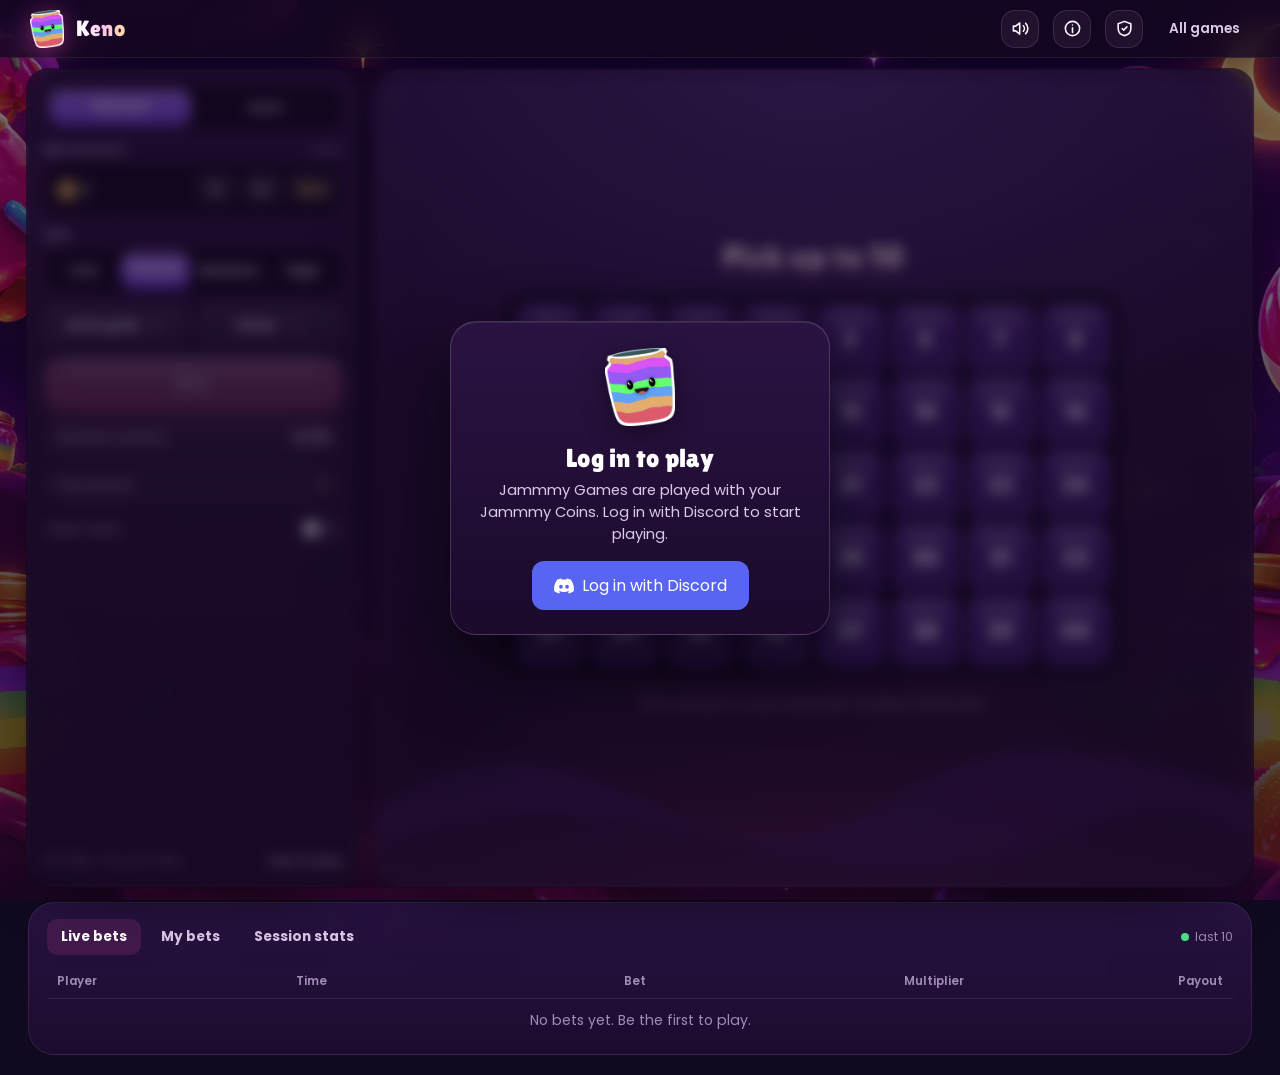
<file: games/keno.html>
<!doctype html>
<html lang="en">
<head>
<link rel="preconnect" href="https://jammy-lb-proxy.sahil-sah2603.workers.dev" crossorigin>
<meta charset="utf-8">
<meta name="viewport" content="width=device-width,initial-scale=1,viewport-fit=cover">
<title>Keno · Jammmy Originals</title>
<meta name="description" content="Pick up to 10 numbers, 10 gumballs drop. Jammmy Originals, provably fair, 99% RTP.">
<link rel="icon" type="image/png" href="../favicon-32.png">
<link rel="preconnect" href="https://fonts.googleapis.com">
<link rel="preconnect" href="https://fonts.gstatic.com" crossorigin>
<link href="https://fonts.googleapis.com/css2?family=Lilita+One&family=Poppins:wght@400;500;600;700;800&display=swap" rel="stylesheet">
<style>
:root{
  --bg:#0c0716; --bg2:#120a22; --panel:#160d2a; --panel2:#1c1135; --line:rgba(255,255,255,.08); --line2:rgba(255,255,255,.14);
  --text:#f5f0ff; --muted:#b9b2d6; --faint:#857ea6;
  --purple:#a855f7; --purple-d:#7c3aed; --pink:#f472b6; --gold:#fbbf24; --gold2:#f59e0b; --green:#4ade80; --red:#fb7185;
  --felt1:#2d1757; --felt2:#1a0d35; --felt3:#0e0720;
  --card:#fbf8f2; --suit-red:#d61f45; --suit-black:#17121f;
  --cw:96px; --ease:cubic-bezier(.2,.8,.2,1);
}
*{box-sizing:border-box}
html,body{margin:0;background:var(--bg);color:var(--text);font-family:'Poppins',system-ui,sans-serif;-webkit-font-smoothing:antialiased}
body{min-height:100vh;background:radial-gradient(1100px 600px at 70% -10%,rgba(124,58,237,.22),transparent 60%),radial-gradient(900px 500px at -10% 110%,rgba(244,114,182,.10),transparent 60%),var(--bg)}
button{font-family:inherit;color:inherit}
:focus-visible{outline:2px solid #c4b5fd;outline-offset:2px}
.hide{display:none!important}

/* ── top bar ── */
.top{position:sticky;top:0;z-index:30;display:flex;align-items:center;gap:14px;padding:12px clamp(14px,3vw,28px);background:rgba(12,7,22,.82);backdrop-filter:blur(14px);-webkit-backdrop-filter:blur(14px);border-bottom:1px solid var(--line)}
.brand{display:flex;align-items:center;gap:10px;text-decoration:none;color:var(--text);min-width:0}
.brand img{width:38px;height:38px;object-fit:contain;filter:drop-shadow(0 4px 12px rgba(168,85,247,.45))}
.brand b{font-family:'Lilita One',sans-serif;font-weight:400;font-size:1.35rem;letter-spacing:.01em;white-space:nowrap;background:linear-gradient(90deg,#fff,#e9d5ff);-webkit-background-clip:text;background-clip:text;color:transparent}
.top-sp{flex:1}
.bal{display:flex;align-items:center;gap:8px;padding:7px 14px 7px 8px;border-radius:999px;background:linear-gradient(180deg,rgba(251,191,36,.14),rgba(251,191,36,.05));border:1px solid rgba(251,191,36,.35);font-weight:700;font-variant-numeric:tabular-nums;white-space:nowrap}
.bal img{width:24px;height:24px}
.bal small{font-weight:600;color:var(--gold);font-size:.7rem;margin-left:2px}
.bal.flash{animation:balFlash .9s var(--ease)}
@keyframes balFlash{30%{box-shadow:0 0 0 4px rgba(251,191,36,.25),0 0 30px rgba(251,191,36,.45)}}
.ibtn{width:40px;height:40px;border-radius:12px;display:grid;place-items:center;background:rgba(255,255,255,.05);border:1px solid var(--line);cursor:pointer;transition:background .2s}
.ibtn:hover{background:rgba(255,255,255,.1)}
.ibtn svg{width:19px;height:19px}
.back{font-size:.85rem;font-weight:600;color:var(--muted);text-decoration:none;padding:9px 12px;border-radius:10px}
.back:hover{color:#fff;background:rgba(255,255,255,.05)}
.notice{margin:14px clamp(14px,3vw,28px) 0;padding:11px 16px;border-radius:14px;font-size:.88rem;display:flex;gap:12px;align-items:center;flex-wrap:wrap;background:rgba(168,85,247,.1);border:1px solid rgba(168,85,247,.35)}
.notice b{color:#e9d5ff}
.notice a{color:#f0abfc;font-weight:600}
.notice.admin{background:rgba(251,191,36,.08);border-color:rgba(251,191,36,.35)}
.notice .sw{display:inline-flex;align-items:center;gap:8px;margin-left:auto;cursor:pointer;font-weight:600}
.notice input[type=number]{width:90px;padding:6px 8px;border-radius:8px;background:rgba(0,0,0,.3);border:1px solid var(--line2);color:#fff;font:600 .85rem 'Poppins'}

/* ── layout ── */
.wrap{max-width:1360px;margin:0 auto;padding:18px clamp(14px,3vw,28px) 40px}
.game{display:grid;grid-template-columns:330px minmax(0,1fr);gap:16px;align-items:stretch}
.panel{background:linear-gradient(180deg,var(--panel2),var(--panel));border:1px solid var(--line);border-radius:22px;padding:18px;display:flex;flex-direction:column;gap:14px}
.fld label{display:flex;justify-content:space-between;font-size:.78rem;font-weight:600;color:var(--muted);margin-bottom:7px}
.fld label span{color:var(--faint);font-weight:500}
.amt{display:flex;align-items:center;background:#0b0615;border:1px solid var(--line2);border-radius:14px;padding:4px 4px 4px 12px;gap:6px;transition:border-color .2s,box-shadow .2s}
.amt:focus-within{border-color:rgba(168,85,247,.7);box-shadow:0 0 0 3px rgba(168,85,247,.18)}
.amt img{width:20px;height:20px;flex:none}
.amt input{flex:1;min-width:0;width:100%;background:none;border:0;outline:0;color:#fff;font:700 1.02rem 'Poppins';font-variant-numeric:tabular-nums;padding:8px 0}
.amt input::-webkit-outer-spin-button,.amt input::-webkit-inner-spin-button{-webkit-appearance:none;margin:0}
.amt input[type=number]{-moz-appearance:textfield}
.amt .q{flex:none;height:34px;min-width:40px;padding:0 10px;border-radius:10px;border:0;background:rgba(255,255,255,.07);font:700 .8rem 'Poppins';cursor:pointer;transition:background .15s}
.amt .q.qmax{color:#fde68a}
.amt .q:hover{background:rgba(255,255,255,.14)}
.tot{display:flex;justify-content:space-between;font-size:.82rem;color:var(--muted);padding:2px 2px 0}
.tot b{color:#fff;font-variant-numeric:tabular-nums}
.deal{height:58px;border:0;border-radius:16px;cursor:pointer;font:400 1.35rem 'Lilita One',sans-serif;letter-spacing:.03em;color:#fff;background:linear-gradient(135deg,#9333ea,#c026d3);box-shadow:0 10px 30px -8px rgba(192,38,211,.6),inset 0 1px 0 rgba(255,255,255,.25);transition:transform .12s,filter .2s,opacity .2s}
.deal:hover{filter:brightness(1.1)}
.deal:active{transform:scale(.98)}
.deal[disabled]{opacity:.45;cursor:not-allowed;filter:grayscale(.3)}
.ai{display:flex;align-items:center;gap:10px;padding:11px 12px;border-radius:14px;background:rgba(168,85,247,.08);border:1px solid rgba(168,85,247,.25);font-size:.84rem}
.ai img{width:26px;height:26px;object-fit:contain}
.ai .txt{flex:1;min-width:0;color:var(--muted)}
.ai .txt b{color:#fff}
.tg{position:relative;width:40px;height:22px;flex:none}
.tg input{position:absolute;inset:0;opacity:0;margin:0;cursor:pointer}
.tg span{position:absolute;inset:0;border-radius:99px;background:rgba(255,255,255,.14);transition:background .2s;pointer-events:none}
.tg span::after{content:'';position:absolute;top:3px;left:3px;width:16px;height:16px;border-radius:50%;background:#fff;transition:transform .2s var(--ease)}
.tg input:checked+span{background:var(--purple)}
.tg input:checked+span::after{transform:translateX(18px)}
.msg{min-height:1.2em;font-size:.83rem;color:var(--red);text-align:center}
.panel .foot{margin-top:auto;display:flex;justify-content:space-between;font-size:.74rem;color:var(--faint)}
.panel .foot button{background:none;border:0;color:var(--muted);font-weight:600;font-size:.74rem;cursor:pointer;padding:0}
.panel .foot button:hover{color:#fff}
.banner{position:absolute;z-index:20;left:50%;top:46%;padding:8px 22px 10px;border-radius:20px;background:rgba(12,6,24,.72);backdrop-filter:blur(8px);-webkit-backdrop-filter:blur(8px);border:1px solid rgba(255,255,255,.08);transform:translate(-50%,-50%) scale(.7);opacity:0;pointer-events:none;text-align:center;transition:transform .5s cubic-bezier(.34,1.56,.64,1),opacity .3s}
.banner.show{opacity:1;transform:translate(-50%,-50%) scale(1)}
.banner .t{font:400 clamp(1.5rem,3.6vw,2.8rem) 'Lilita One',sans-serif;line-height:1;letter-spacing:.02em;white-space:nowrap}
.banner .s{margin-top:2px;font:800 clamp(.95rem,1.8vw,1.25rem) 'Poppins';font-variant-numeric:tabular-nums}
.banner.win .t{background:linear-gradient(180deg,#fff,#86efac);-webkit-background-clip:text;background-clip:text;color:transparent;filter:drop-shadow(0 4px 24px rgba(74,222,128,.45))}
.banner.win .s{color:#bbf7d0}
.banner.bj .t{background:linear-gradient(180deg,#fff7c2,#fbbf24 60%,#f59e0b);-webkit-background-clip:text;background-clip:text;color:transparent;filter:drop-shadow(0 6px 30px rgba(251,191,36,.6))}
.banner.bj .s{color:#fde68a}
.banner.push .t{color:#e2e8f0}
.banner.lose .t{color:rgba(233,213,255,.55);font-size:clamp(1.4rem,3vw,2.2rem)}
.toast{position:absolute;z-index:21;left:50%;bottom:18px;transform:translate(-50%,20px);opacity:0;padding:9px 16px;border-radius:12px;background:rgba(10,5,20,.9);border:1px solid rgba(251,191,36,.45);font:700 .86rem 'Poppins';color:#fde68a;transition:.35s var(--ease);pointer-events:none;white-space:nowrap}
.toast.show{opacity:1;transform:translate(-50%,0)}
.coin-fx{position:absolute;z-index:19;width:26px;height:26px;pointer-events:none}
.idle{position:absolute;z-index:3;left:50%;top:68%;transform:translate(-50%,-50%);text-align:center;color:rgba(233,213,255,.5);font-size:.9rem;transition:opacity .3s;pointer-events:none}
.idle img{width:84px;opacity:.9;display:block;margin:0 auto 10px;filter:drop-shadow(0 8px 20px rgba(168,85,247,.45));animation:bob 3.4s ease-in-out infinite}
@keyframes bob{50%{transform:translateY(-8px)}}
/* ── bets list ── */
.bets{margin-top:16px;background:linear-gradient(180deg,var(--panel2),var(--panel));border:1px solid var(--line);border-radius:22px;padding:6px 18px 12px}
.bets-h{display:flex;align-items:center;gap:6px;padding:10px 0}
.tab{border:0;background:none;padding:8px 14px;border-radius:10px;font:700 .86rem 'Poppins';color:var(--muted);cursor:pointer}
.tab.on{background:rgba(255,255,255,.07);color:#fff}
.live-dot{width:8px;height:8px;border-radius:50%;background:var(--green);box-shadow:0 0 0 0 rgba(74,222,128,.6);animation:pulse 1.8s infinite;margin-left:auto}
@keyframes pulse{70%{box-shadow:0 0 0 8px rgba(74,222,128,0)}100%{box-shadow:0 0 0 0 rgba(74,222,128,0)}}
.bets-h .live{font-size:.76rem;color:var(--faint)}
.grid{width:100%;border-collapse:collapse;font-size:.88rem;font-variant-numeric:tabular-nums}
.grid th{text-align:left;font-size:.74rem;font-weight:600;color:var(--faint);padding:8px 10px;border-bottom:1px solid var(--line)}
.grid td{padding:11px 10px;border-bottom:1px solid rgba(255,255,255,.04)}
.grid tr:last-child td{border-bottom:0}
.grid .r{text-align:right}
.grid .who{display:flex;align-items:center;gap:8px;font-weight:600}
.grid .who img{width:18px;height:18px}
.grid .coin{display:inline-flex;align-items:center;gap:5px;justify-content:flex-end}
.grid .coin img{width:15px;height:15px}
.grid .pos{color:var(--green);font-weight:700}
.grid .neg{color:var(--faint)}
.grid .m{font-weight:700}
.grid .m.hi{color:var(--gold)}
.grid tr.new td{animation:rowIn .6s var(--ease)}
@keyframes rowIn{from{background:rgba(168,85,247,.18);transform:translateY(-6px);opacity:0}}
.empty{padding:22px;text-align:center;color:var(--faint);font-size:.88rem}

/* ── modals ── */
.modal{position:fixed;inset:0;z-index:50;display:grid;place-items:center;padding:16px;background:rgba(5,2,12,.7);backdrop-filter:blur(6px);-webkit-backdrop-filter:blur(6px)}
.modal .box{width:min(560px,100%);max-height:88vh;overflow:auto;background:linear-gradient(180deg,#1d1236,#140b26);border:1px solid var(--line2);border-radius:20px;padding:22px 22px 18px;box-shadow:0 30px 90px rgba(0,0,0,.6);animation:pop .3s var(--ease)}
@keyframes pop{from{transform:translateY(10px) scale(.97);opacity:0}}
.modal h2{font:400 1.6rem 'Lilita One',sans-serif;margin:0 0 12px;letter-spacing:.01em}
.modal h3{font-size:.95rem;margin:18px 0 8px}
.modal p,.modal li{font-size:.88rem;color:var(--muted);line-height:1.55}
.modal ul{padding-left:18px;margin:6px 0}
.modal .x{float:right;margin:-4px -4px 0 0}
.pt{width:100%;border-collapse:collapse;font-size:.86rem}
.pt td{padding:7px 4px;border-bottom:1px solid var(--line)}
.pt td:last-child{text-align:right;font-weight:700;color:#fde68a}
.seedrow{margin:10px 0}
.seedrow label{display:block;font-size:.76rem;color:var(--faint);margin-bottom:4px}
.seedrow .v{display:flex;gap:8px}
.seedrow input,.seedrow code{flex:1;min-width:0;padding:9px 10px;border-radius:10px;background:#0b0615;border:1px solid var(--line2);color:#fff;font:500 .78rem ui-monospace,Menlo,Consolas,monospace;overflow:hidden;text-overflow:ellipsis;white-space:nowrap}
.sbtn{padding:9px 14px;border-radius:10px;border:1px solid var(--line2);background:rgba(255,255,255,.07);font:600 .82rem 'Poppins';cursor:pointer;white-space:nowrap}
.sbtn.p{background:linear-gradient(135deg,#9333ea,#c026d3);border-color:transparent}
.ver{margin-top:10px;font-size:.84rem}
.mini{display:inline-flex;gap:4px;flex-wrap:wrap;margin-top:6px}
.mini span{display:inline-grid;place-items:center;min-width:34px;height:26px;padding:0 6px;border-radius:6px;background:var(--card);color:var(--suit-black);font:800 .78rem 'Poppins'}
.mini span.r{color:var(--suit-red)}
@media (max-width:1100px){.game{grid-template-columns:300px minmax(0,1fr)}}
.fld{min-width:0}
@media (max-width:900px){
  .game{grid-template-columns:minmax(0,1fr)}
  .stage{order:-1}
  .panel{border-radius:18px}
  .brand b{font-size:1.1rem}
  .back{display:none}
  .grid .hm{display:none}
}
@media (max-width:420px){.brand b{display:none}.top{gap:8px}}
@media (prefers-reduced-motion:reduce){.banner{transition-duration:.01s!important}.live-dot{animation:none}}

.notice .sw{border:0;background:none;color:#e9d5ff;font:700 .84rem 'Poppins';padding:0;white-space:nowrap}
.notice .sw:hover{color:#fff;text-decoration:underline}
@media (max-width:600px){.notice{font-size:.78rem;padding:9px 12px;gap:6px 12px}.notice .sw{margin-left:0;font-size:.78rem}}
.sbtn.wide{width:100%;margin-top:8px;padding:11px 14px}
.sbtn[disabled]{opacity:.5;cursor:default}
.fine{font-size:.74rem;color:var(--faint);margin-top:6px}
tr.chk{cursor:pointer}
tr.chk:hover td{background:rgba(255,255,255,.03)}

.stage{position:relative;border-radius:26px;overflow:hidden;min-height:clamp(420px,calc(100vh - 250px),600px);background:radial-gradient(120% 90% at 50% 12%,#2d1757 0%,#1a0d35 55%,#0e0720 100%);border:1px solid rgba(255,255,255,.07);box-shadow:inset 0 0 120px rgba(0,0,0,.55),0 30px 80px -30px rgba(0,0,0,.8);isolation:isolate}
.stage::before{content:'';position:absolute;inset:0;background:url("data:image/svg+xml,%3Csvg xmlns='http://www.w3.org/2000/svg' width='140' height='140'%3E%3Cfilter id='n'%3E%3CfeTurbulence type='fractalNoise' baseFrequency='.9' numOctaves='2'/%3E%3CfeColorMatrix values='0 0 0 0 1 0 0 0 0 1 0 0 0 0 1 0 0 0 .05 0'/%3E%3C/filter%3E%3Crect width='140' height='140' filter='url(%23n)'/%3E%3C/svg%3E");opacity:.7;pointer-events:none;z-index:0}
.seg{display:grid;grid-auto-flow:column;grid-auto-columns:1fr;gap:4px;padding:4px;border-radius:14px;background:#0b0615;border:1px solid var(--line2)}
.seg button{height:38px;border:0;border-radius:10px;background:none;font:700 .86rem 'Poppins';color:var(--muted);cursor:pointer;transition:background .15s,color .15s}
.seg button:hover:not([disabled]){color:#fff}
.seg button.on{background:rgba(168,85,247,.25);color:#fff;box-shadow:inset 0 0 0 1px rgba(168,85,247,.55)}
.seg button[disabled]{cursor:not-allowed;opacity:.5}
.sel{position:relative}
.sel select{width:100%;height:48px;appearance:none;-webkit-appearance:none;background:#0b0615;border:1px solid var(--line2);border-radius:14px;color:#fff;font:700 1rem 'Poppins';padding:0 40px 0 14px;cursor:pointer}
.sel::after{content:'';position:absolute;right:16px;top:50%;width:8px;height:8px;border-right:2px solid var(--muted);border-bottom:2px solid var(--muted);transform:translateY(-70%) rotate(45deg);pointer-events:none}
.sel select:focus{outline:0;border-color:rgba(168,85,247,.7);box-shadow:0 0 0 3px rgba(168,85,247,.18)}
.sel select[disabled]{opacity:.5;cursor:not-allowed}
.stat{display:flex;justify-content:space-between;align-items:center;font-size:.82rem;color:var(--muted);padding:9px 12px;border-radius:12px;background:rgba(255,255,255,.035);border:1px solid var(--line)}
.stat b{color:#fff;font-variant-numeric:tabular-nums}
.stat b.g{color:var(--gold)}
.deal.cash{background:linear-gradient(135deg,#16a34a,#22c55e);box-shadow:0 10px 30px -8px rgba(34,197,94,.6),inset 0 1px 0 rgba(255,255,255,.25)}
.deal small{display:block;font:700 .78rem 'Poppins';opacity:.9;margin-top:1px;letter-spacing:0}
.btn2{height:46px;border-radius:14px;border:1px solid var(--line2);background:rgba(255,255,255,.06);font:700 .9rem 'Poppins';cursor:pointer;display:flex;align-items:center;justify-content:center;gap:8px;transition:background .15s,transform .1s,opacity .2s}
.btn2:hover:not([disabled]){background:rgba(255,255,255,.11)}
.btn2:active:not([disabled]){transform:scale(.98)}
.btn2[disabled]{opacity:.35;cursor:not-allowed}
.btn2 kbd,.deal kbd{font:600 .64rem 'Poppins';color:var(--faint);border:1px solid var(--line2);border-radius:5px;padding:1px 5px}
@media (max-width:900px){.stage{min-height:0;border-radius:20px}.panel>.deal{order:-1}}
@media (hover:none){kbd{display:none!important}}

/* ── extras: sound menu ── */
.jx-pop{position:absolute;z-index:60;width:260px;padding:14px 14px 12px;border-radius:16px;background:linear-gradient(180deg,#1d1236,#140b26);border:1px solid rgba(255,255,255,.14);box-shadow:0 20px 50px rgba(0,0,0,.55);display:none;flex-direction:column;gap:8px;font-family:'Poppins',sans-serif;color:#fff}
.jx-pop.show{display:flex;animation:jxIn .18s ease}
@keyframes jxIn{from{opacity:0;transform:translateY(-4px)}}
.jx-row{display:flex;align-items:center;gap:10px;font-size:.86rem}
.jx-row b{font-weight:600}
.jx-row small{margin-left:auto;font-size:.7rem;color:#857ea6}
.jx-sw{position:relative;width:38px;height:21px;flex:none}
.jx-sw input{position:absolute;inset:0;opacity:0;margin:0;cursor:pointer}
.jx-sw span{position:absolute;inset:0;border-radius:99px;background:rgba(255,255,255,.14);transition:background .2s;pointer-events:none}
.jx-sw span::after{content:'';position:absolute;top:3px;left:3px;width:15px;height:15px;border-radius:50%;background:#fff;transition:transform .2s}
.jx-sw input:checked+span{background:#a855f7}
.jx-sw input:checked+span::after{transform:translateX(17px)}
.jx-sw input:focus-visible+span{outline:2px solid #c4b5fd;outline-offset:2px}
.jx-pop input[type=range]{width:100%;accent-color:#a855f7;margin:0 0 6px}
.jx-pop input[type=range][disabled]{opacity:.35}
/* ── extras: session stats ── */
.jx-sess{padding:4px 0 6px}
.jx-tiles{display:grid;grid-template-columns:repeat(5,minmax(0,1fr));gap:10px}
.jx-t{padding:11px 12px;border-radius:14px;background:rgba(255,255,255,.035);border:1px solid rgba(255,255,255,.08);display:flex;flex-direction:column;gap:2px;min-width:0}
.jx-t span{font-size:.72rem;color:#857ea6}
.jx-t b{font-size:1.05rem;font-variant-numeric:tabular-nums;white-space:nowrap;overflow:hidden;text-overflow:ellipsis}
.jx-t b small{font-size:.7rem;color:#857ea6;font-weight:500}
.jx-t b.pos{color:#4ade80}.jx-t b.neg{color:#fb7185}.jx-t b.gold{color:#fbbf24}
.jx-gw{margin-top:12px;height:170px;border-radius:14px;background:rgba(5,2,12,.35);border:1px solid rgba(255,255,255,.06)}
.jx-gw canvas{width:100%;height:100%;display:block}
.jx-foot{display:flex;justify-content:space-between;align-items:center;margin-top:10px;font-size:.74rem;color:#857ea6}
.jx-foot button{border:0;background:none;color:#b9b2d6;font:600 .76rem 'Poppins',sans-serif;cursor:pointer}
.jx-foot button:hover{color:#fff}
.grid.hide,.jx-sess.hide{display:none!important}
@media (max-width:700px){.jx-tiles{grid-template-columns:repeat(2,minmax(0,1fr))}.jx-t:first-child{grid-column:1/-1}.jx-gw{height:140px}}
@media (max-width:600px){.bets-h .tab{padding:8px 10px;font-size:.8rem;white-space:nowrap}.bets-h .live{display:none}}

.duo{display:grid;grid-template-columns:1fr 1fr;gap:10px}
#autoBox{display:flex;flex-direction:column;gap:12px}
#autoBox.hide{display:none}
.selinfo{display:flex;align-items:center;gap:10px;font-size:.82rem;color:var(--muted);padding:9px 12px;border-radius:12px;background:rgba(34,211,238,.06);border:1px solid rgba(34,211,238,.25)}
.selinfo span{flex:1}
.lnk{border:0;background:none;padding:0;font:700 .78rem 'Poppins';color:#e9d5ff;cursor:pointer}
.lnk:hover{color:#fff;text-decoration:underline}
.fld label .lnk{margin-left:auto}
.trio{display:grid;grid-template-columns:repeat(3,minmax(0,1fr));gap:8px}
.amt.sm{padding:2px 10px}
.amt.sm input{font-size:.92rem;padding:9px 0}
.amt.sm input::placeholder{color:var(--faint);font-weight:500}
.pats{display:flex;gap:8px;flex-wrap:wrap;min-height:44px;align-items:center}
.pempty{font-size:.76rem;color:var(--faint)}
.pat{position:relative}
.pg{display:grid;grid-template-columns:repeat(5,7px);gap:2px;padding:6px;border-radius:10px;background:#0b0615;border:1px solid var(--line2);cursor:pointer;transition:border-color .15s}
.pg:hover{border-color:rgba(34,211,238,.6)}
.pg i{width:7px;height:7px;border-radius:2px;background:rgba(255,255,255,.12)}
.pg i.on{background:#22d3ee;box-shadow:0 0 6px rgba(34,211,238,.6)}
.px{position:absolute;top:-6px;right:-6px;width:18px;height:18px;border-radius:50%;border:0;background:#3f3653;color:#fff;font-size:.72rem;line-height:1;cursor:pointer;display:grid;place-items:center}
.px:hover{background:#e11d48}
.deal.stop{background:linear-gradient(135deg,#be123c,#e11d48);box-shadow:0 10px 30px -8px rgba(225,29,72,.6),inset 0 1px 0 rgba(255,255,255,.25)}
.mgrid.picking .t{cursor:pointer}
.mgrid.picking .t:hover{filter:brightness(1.15)}
.t.sel:not(.open){background:linear-gradient(180deg,#0e7490 0%,#155e75 100%);box-shadow:inset 0 0 0 2px #67e8f9,inset 0 -3px 0 rgba(0,0,0,.25),0 5px 0 #083344,0 8px 16px rgba(34,211,238,.25)}
.t.sel:not(.open)::after{content:'';position:absolute;inset:34%;border-radius:50%;background:radial-gradient(circle,rgba(207,250,254,.9),rgba(34,211,238,.2) 70%,transparent);display:block}
.t.sel.open{box-shadow:inset 0 0 0 2px rgba(103,232,249,.7),inset 0 2px 10px rgba(0,0,0,.6)}
.hide{display:none!important}
.ro{height:48px;display:flex;align-items:center;gap:8px;padding:0 14px;border-radius:14px;background:rgba(255,255,255,.035);border:1px solid var(--line);font:700 1rem 'Poppins';font-variant-numeric:tabular-nums}
.ro svg{width:20px;height:20px}
.stage{display:flex;flex-direction:column;align-items:center;justify-content:center;padding:26px 20px 30px;gap:18px}
.mhead{position:relative;z-index:2;display:flex;align-items:center;gap:10px}
.cur{font:400 2.1rem 'Lilita One',sans-serif;letter-spacing:.02em;line-height:1;background:linear-gradient(180deg,#fff,#e9d5ff);-webkit-background-clip:text;background-clip:text;color:transparent;font-variant-numeric:tabular-nums}
.cur.bump{animation:bump .35s var(--ease)}
@keyframes bump{40%{transform:scale(1.18)}}
.nextp{font:700 .8rem 'Poppins';color:#a5f3fc;padding:5px 10px;border-radius:999px;background:rgba(34,211,238,.1);border:1px solid rgba(34,211,238,.3)}
.nextp:empty{display:none}
.mgrid{position:relative;z-index:2;width:min(560px,100%,calc(100vh - 290px));min-width:min(300px,100%);aspect-ratio:1;flex:none;display:grid;grid-template-columns:repeat(5,1fr);grid-template-rows:repeat(5,1fr);gap:clamp(6px,1.6%,12px);padding:clamp(8px,1.8%,14px);border-radius:22px;background:rgba(5,2,12,.35);box-shadow:inset 0 2px 12px rgba(0,0,0,.4)}
.t{position:relative;border:0;padding:0;border-radius:clamp(9px,14%,16px);cursor:default;background:linear-gradient(180deg,#4a2c86 0%,#33196a 100%);box-shadow:inset 0 1px 0 rgba(255,255,255,.18),inset 0 -3px 0 rgba(0,0,0,.25),0 5px 0 #1d0e3d,0 8px 16px rgba(0,0,0,.35);transition:transform .14s var(--ease),filter .15s,box-shadow .15s,background .2s}
.t::after{content:'';position:absolute;inset:18% 18% 50% 18%;border-radius:40%;background:radial-gradient(closest-side,rgba(255,255,255,.12),transparent);pointer-events:none}
.mgrid.live .t:not(.open){cursor:pointer}
.mgrid.live .t:not(.open):hover{transform:translateY(-3px);filter:brightness(1.18);box-shadow:inset 0 1px 0 rgba(255,255,255,.22),inset 0 -3px 0 rgba(0,0,0,.25),0 8px 0 #1d0e3d,0 14px 22px rgba(124,58,237,.35)}
.t.press{transform:translateY(3px)!important;box-shadow:inset 0 1px 0 rgba(255,255,255,.15),0 2px 0 #1d0e3d}
.t[disabled]{cursor:default}
.t.open{background:#120a24;box-shadow:inset 0 2px 10px rgba(0,0,0,.6),0 0 0 1px rgba(255,255,255,.04)}
.t.open::after{display:none}
.t .ic{position:absolute;inset:0;display:grid;place-items:center}
.t .ic svg{width:66%;height:66%;filter:drop-shadow(0 6px 12px rgba(0,0,0,.45))}
.t.gem:not(.ghost){box-shadow:inset 0 0 0 2px rgba(34,211,238,.55),inset 0 0 24px rgba(34,211,238,.18),0 0 18px rgba(34,211,238,.25)}
.t.flip .ic svg{animation:popIn .42s cubic-bezier(.34,1.56,.64,1)}
@keyframes popIn{0%{transform:scale(.2) rotate(-25deg);opacity:0}100%{transform:none;opacity:1}}
.t.ghost .ic svg{opacity:.38;transform:scale(.78);animation:fadeIn .3s ease}
@keyframes fadeIn{from{opacity:0}}
.t.hit{background:radial-gradient(circle,#be123c 0%,#4c0519 75%);box-shadow:0 0 0 2px #fb7185,0 0 40px rgba(251,113,133,.7)}
.t.hit::before{content:'';position:absolute;inset:-30%;border-radius:50%;border:3px solid rgba(251,191,36,.85);animation:ring .6s ease-out forwards;pointer-events:none}
@keyframes ring{from{transform:scale(.3);opacity:1}to{transform:scale(1.4);opacity:0}}
.mgrid.dealing .t{animation:dealIn .4s var(--ease) both}
@keyframes dealIn{from{transform:scale(.85);opacity:.4}}
.stage.shake{animation:shake .5s}
@keyframes shake{20%{transform:translate(-6px,3px)}40%{transform:translate(6px,-3px)}60%{transform:translate(-4px,2px)}80%{transform:translate(3px,-1px)}}
.stage.lost::after{content:'';position:absolute;inset:0;background:radial-gradient(circle,rgba(225,29,72,.25),transparent 70%);animation:fadeOut 1.2s forwards;pointer-events:none;z-index:1}
@keyframes fadeOut{to{opacity:0}}
.vgrid{display:grid;grid-template-columns:repeat(5,18px);gap:3px;margin-top:8px}
.vgrid span{width:18px;height:18px;border-radius:4px;background:rgba(34,211,238,.35)}
.vgrid span.b{background:#e11d48}
.banner{top:50%}
@media (max-width:900px){.stage{padding:16px 12px 18px;gap:12px}.cur{font-size:1.7rem}}
@media (prefers-reduced-motion:reduce){.t,.t .ic svg{animation:none!important;transition:none!important}}

/* ── ice skin (matches the site's winter theme) ── */
:root{--bg:#06111f;--bg2:#0a1a2e;--panel:#0b192c;--panel2:#10233b;--purple:#38bdf8;--purple-d:#0284c7;--felt1:#134a78;--felt2:#0b2a4c;--felt3:#06142a;--muted:#b4c6dc;--faint:#7f93ad}
body{background:radial-gradient(1100px 600px at 70% -10%,rgba(56,189,248,.18),transparent 60%),radial-gradient(900px 500px at -10% 110%,rgba(129,140,248,.12),transparent 60%),var(--bg)}
:focus-visible{outline-color:#bae6fd}
.top{background:rgba(6,17,31,.84)}
.brand img{filter:drop-shadow(0 4px 12px rgba(56,189,248,.45))}
.brand b{background:linear-gradient(90deg,#fff,#bae6fd)!important;-webkit-background-clip:text!important;background-clip:text!important}
.stage{background:radial-gradient(120% 90% at 50% 12%,#134a78 0%,#0b2a4c 55%,#06142a 100%)}
.deal{background:linear-gradient(135deg,#0ea5e9,#6366f1);box-shadow:0 10px 30px -8px rgba(56,189,248,.6),inset 0 1px 0 rgba(255,255,255,.25)}
.seg button.on{background:rgba(56,189,248,.22);box-shadow:inset 0 0 0 1px rgba(125,211,252,.6)}
.sel select:focus{border-color:rgba(125,211,252,.7);box-shadow:0 0 0 3px rgba(56,189,248,.18)}
.notice{background:rgba(56,189,248,.09);border-color:rgba(125,211,252,.3)}
.notice b{color:#e0f2fe}.notice a{color:#7dd3fc}
.sbtn.p{background:linear-gradient(135deg,#0ea5e9,#6366f1)}
.modal .box{background:linear-gradient(180deg,#10243d,#0b192c)}
.t{background:linear-gradient(180deg,#2c6699 0%,#1b4372 100%);box-shadow:inset 0 1px 0 rgba(255,255,255,.22),inset 0 -3px 0 rgba(0,0,0,.25),0 5px 0 #0c2442,0 8px 16px rgba(0,0,0,.35)}
.mgrid.live .t:not(.open):hover{box-shadow:inset 0 1px 0 rgba(255,255,255,.25),inset 0 -3px 0 rgba(0,0,0,.25),0 8px 0 #0c2442,0 14px 22px rgba(56,189,248,.35)}
.t.open{background:#071528}
.t.pend{animation:tPend .5s ease-in-out infinite alternate;cursor:progress}
@keyframes tPend{from{transform:translateY(2px) scale(.95);filter:brightness(1.15)}to{transform:translateY(0) scale(1.01);filter:brightness(1.55) saturate(1.2)}}
@media (prefers-reduced-motion:reduce){.t.pend{animation:none;filter:brightness(1.4)}}
.amt,.amt-in{border-color:rgba(125,211,252,.18)}

.net-wait{transform:scale(.98);animation:netPulse .7s ease-in-out infinite;transition:transform .08s}
@keyframes netPulse{50%{opacity:.75}}
.fair-chk{margin-top:14px;font-size:.84rem;color:var(--muted,#9fb3d1)}.fair-chk a{color:#7dd3fc}
</style>
<style>
/* login gate: games are played with real Jammmy Coins only (no demo) */
.game{position:relative}
.jg-gate{position:absolute;inset:-2px;z-index:60;display:grid;place-items:center;padding:20px;border-radius:22px;background:rgba(6,10,22,.62);backdrop-filter:blur(7px);-webkit-backdrop-filter:blur(7px)}
.jg-gate-card{max-width:380px;text-align:center;padding:26px 26px 24px;border-radius:20px;background:linear-gradient(180deg,#14203a,#0c1426);border:1px solid rgba(125,211,252,.22);box-shadow:0 20px 50px rgba(0,0,0,.5)}
.jg-gate-card img{width:64px;height:64px;object-fit:contain;filter:drop-shadow(0 6px 14px rgba(0,0,0,.4))}
.jg-gate-card h3{margin:10px 0 6px;font-size:1.3rem;color:#fff}
.jg-gate-card p{margin:0 0 16px;color:#b6c4dc;font-size:.92rem;line-height:1.5}
.jg-gate-card a,.jg-gate-card button{display:inline-flex;align-items:center;gap:8px;padding:12px 22px;border-radius:12px;border:0;background:#5865f2;color:#fff;font:700 .95rem inherit;text-decoration:none;cursor:pointer}
.jg-gate-card a:hover,.jg-gate-card button:hover{background:#4752c4}
.jg-gate-card a svg{width:20px;height:20px}
body.jg-gated .bal{visibility:hidden}
</style>
<script>
/* Shows the login gate over the game. why: 'login' | 'soon' | 'blocked' | 'net' */
function jgGate(why, name) {
  document.body.classList.add('jg-gated');
  var g = document.querySelector('.game'); if (!g) return;
  var old = g.querySelector('.jg-gate'); if (old) old.remove();
  var dc = '<svg viewBox="0 0 24 24" fill="currentColor" aria-hidden="true"><path d="M20.3 4.4A19.6 19.6 0 0 0 15.4 3l-.6 1.3a18 18 0 0 0-5.6 0L8.6 3a19.6 19.6 0 0 0-4.9 1.5C.6 9.1-.3 13.6.1 18.1a19.8 19.8 0 0 0 6 3l1.3-2.1a12.8 12.8 0 0 1-2-1l.5-.4a14.1 14.1 0 0 0 12.2 0l.5.4a12.8 12.8 0 0 1-2 1l1.3 2.1a19.7 19.7 0 0 0 6-3c.5-5.2-.9-9.7-3.6-13.7zM8.3 15.3c-1.2 0-2.2-1.1-2.2-2.4s1-2.4 2.2-2.4 2.2 1.1 2.2 2.4-1 2.4-2.2 2.4zm7.4 0c-1.2 0-2.2-1.1-2.2-2.4s1-2.4 2.2-2.4 2.2 1.1 2.2 2.4-1 2.4-2.2 2.4z"/></svg>';
  var t, p, btn;
  if (why === 'soon') { t = (name || 'This game') + ' is coming soon'; p = 'It opens for everyone very soon. Check back shortly.'; btn = ''; }
  else if (why === 'blocked') { t = 'You can\'t play right now'; p = 'Your account can\'t play Jammmy Games. Contact a mod on Discord if you think this is a mistake.'; btn = ''; }
  else if (why === 'net') { t = 'Couldn\'t reach the server'; p = 'Check your connection and try again.'; btn = '<button type="button" onclick="location.reload()">Try again</button>'; }
  else { t = 'Log in to play'; p = 'Jammmy Games are played with your Jammmy Coins. Log in with Discord to start playing.'; btn = '<a href="../" target="_top" onclick="return jgLogin()">' + dc + 'Log in with Discord</a>'; }
  g.insertAdjacentHTML('beforeend', '<div class="jg-gate" role="dialog" aria-label="' + t + '"><div class="jg-gate-card"><img src="../jar-clean.webp" alt=""><h3>' + t + '</h3><p>' + p + '</p>' + btn + '</div></div>');
  var n = document.getElementById('notices'); if (n) n.innerHTML = '';
}
/* no playing behind the gate with the keyboard */
window.addEventListener('keydown', function (e) { if (document.body.classList.contains('jg-gated') && !/INPUT|TEXTAREA|SELECT/.test((e.target.tagName || ''))) e.stopImmediatePropagation(); }, true);
</script>
<style id="jgFit">
/* ===== Fit to screen (2026-11-05) =====
   The table and the buttons you need mid-round always fit on one screen:
   laptop  → the game fills the height under the header; the bet panel scrolls inside itself if it must.
   phone   → table on top, then a dock with the main buttons and bet amount; the other settings sit below. */
.top{padding-top:8px;padding-bottom:8px}
.top .ibtn{width:38px;height:38px}
.panel::-webkit-scrollbar{width:6px}.panel::-webkit-scrollbar-thumb{background:rgba(255,255,255,.14);border-radius:6px}
@media (min-width:901px){
  .wrap{padding-top:12px;padding-bottom:20px}
  .game{height:var(--gh,auto);min-height:0}
  .game > .panel{min-height:0;overflow-y:auto;overscroll-behavior:contain;scrollbar-width:thin;scrollbar-color:rgba(255,255,255,.14) transparent;padding:15px;gap:11px}
  .game > .table,.game > .stage{min-height:0!important;height:auto}
  .panel .deal{height:52px}
  .seg button{height:34px}
  .btn2{height:42px}
  .stat{padding:7px 12px}
  .fld label{margin-bottom:5px}
}
@media (min-width:901px) and (max-height:820px){
  .panel .foot{display:none}
}
@media (max-width:900px){
  .wrap{padding:8px 8px 24px}
  .top{padding-left:10px;padding-right:10px;gap:8px}
  .top .brand img{width:30px;height:30px}
  .game{display:flex;flex-direction:column;gap:8px}
  .game > .table,.game > .stage{order:-1;height:var(--sh,auto);min-height:0!important;flex:none}
  .game > .panel{padding:10px;gap:8px;border-radius:16px}
  .panel .deal{height:50px;font-size:1.2rem}
  .amt{min-height:0}
  .fld label{margin-bottom:4px}
  .panel .foot{margin-top:4px}
  /* messages float just above the dock instead of hiding below it */
  .game > .panel > .msg{position:absolute;left:10px;right:10px;top:-6px;transform:translateY(-100%);z-index:20;pointer-events:none;margin:0}
  .game > .panel > .msg:empty{display:none}
  .game > .panel > .msg:not(:empty){background:rgba(8,14,28,.94);padding:8px 12px;border-radius:12px;border:1px solid rgba(255,255,255,.14);box-shadow:0 10px 24px rgba(0,0,0,.45)}
}
</style>
<style id="jgFitMines">
.stage{container-type:size}
.mgrid{width:min(560px,100%,calc(100cqh - 76px))!important;min-width:0!important}
@media (min-width:901px){.stage{padding:16px 20px;gap:12px}}
@media (max-width:900px){
  .game > .panel{position:relative}
  .panel > .deal{order:1}
  .panel > .fld.betf{order:2}
  .panel > *:not(.deal):not(.betf){order:5}
  .stage{padding:10px;gap:8px}
  .mgrid{width:min(100%,calc(100cqh - 52px))!important}
  .cur{font-size:1.5rem}
}
</style>
<link rel="stylesheet" href="candy.css?v=20261126b">

<style id="keno">
/* ═════════════ KENO ═════════════ */
.stage{display:flex;flex-direction:column;align-items:center;justify-content:center;padding:22px 20px 24px;gap:14px;container-type:size}
.khead{display:flex;align-items:center;gap:10px;flex-wrap:wrap;justify-content:center;min-height:42px}
.khead .cur{font:400 2rem 'Lilita One',sans-serif;line-height:1;letter-spacing:.02em}
.khead .hits{font:700 .82rem 'Poppins';padding:6px 12px;border-radius:999px;background:rgba(255,211,77,.12);border:1px solid rgba(255,211,77,.35);color:#ffe9a6}
.khead .hits:empty{display:none}
.kgrid{position:relative;width:min(620px,100%,calc((100cqh - 150px) * 1.6));display:grid;grid-template-columns:repeat(8,minmax(0,1fr));gap:clamp(5px,1.2%,10px);padding:clamp(8px,1.6%,14px);border-radius:24px;background:rgba(10,3,18,.45);box-shadow:inset 0 2px 14px rgba(0,0,0,.5),0 0 0 1px rgba(255,214,250,.06)}
.kt{position:relative;aspect-ratio:1;border:0;padding:0;border-radius:clamp(10px,22%,16px);cursor:pointer;color:#efe4ff;font:400 clamp(.95rem,2.6vw,1.45rem) 'Lilita One',sans-serif;letter-spacing:.02em;
  background:linear-gradient(180deg,#4b2683 0%,#3a1c6c 100%);
  box-shadow:inset 0 2px 0 rgba(255,255,255,.16),inset 0 -3px 0 rgba(20,5,50,.35),0 4px 0 #23104a,0 8px 14px -6px rgba(0,0,0,.6);
  transition:transform .2s var(--jelly,ease),filter .2s,background .2s,box-shadow .2s,color .2s}
.kt::after{content:'';position:absolute;inset:9% 18% 58% 18%;border-radius:999px;background:linear-gradient(180deg,rgba(255,255,255,.22),rgba(255,255,255,0));pointer-events:none}
.kt span{position:relative;z-index:2;text-shadow:0 2px 0 rgba(0,0,0,.25)}
.kt:hover:not([disabled]){transform:translateY(-2px);filter:brightness(1.14)}
.kt:active:not([disabled]){transform:translateY(3px) scale(.96)}
.kt[disabled]{cursor:default}
.kt.on{color:#fff;background:linear-gradient(180deg,#ff6cc6 0%,#ff4fa8 60%,#ec3d8c 100%);box-shadow:inset 0 2px 0 rgba(255,255,255,.35),inset 0 -3px 0 rgba(120,10,70,.3),0 4px 0 #a81f63,0 10px 18px -6px rgba(255,79,184,.55);animation:kOn .35s var(--jelly,ease)}
@keyframes kOn{40%{transform:scale(1.12,.9)}70%{transform:scale(.96,1.04)}}
/* drawn but not yours: the tile flips over and sinks in */
.kt.drawn{color:#a593c7;background:radial-gradient(circle at 50% 40%,#2a1347,#170828);box-shadow:inset 0 3px 10px rgba(0,0,0,.6),inset 0 0 0 2px rgba(155,107,255,.35);animation:kFlip .42s var(--jelly,ease) both}
.kt.drawn::after{display:none}
/* yours and drawn: a hit. The tile flips to a glowing jelly gem, the number sits in the corner */
.kt.hit{background:radial-gradient(circle at 50% 45%,rgba(255,120,200,.45),#3a1160 75%);box-shadow:inset 0 0 0 2px rgba(255,170,225,.85),0 0 22px rgba(255,79,184,.5),0 4px 0 #6d1d57;animation:kFlip .45s var(--jelly,ease) both}
.kt.hit::after{display:none}
.kt.hit::before{content:'';position:absolute;inset:16% 14% 20%;background:url(art/gem.webp) center/contain no-repeat;filter:drop-shadow(0 5px 8px rgba(0,0,0,.45));animation:kGem .5s var(--jelly,ease) both;z-index:1}
.kt.hit span{opacity:0}   /* a hit shows only the gem */
/* yours, not drawn (after the round) */
.kt.on.miss{filter:saturate(.45) brightness(.7)}
@keyframes kFlip{0%{transform:perspective(400px) rotateY(90deg) scale(.9)}60%{transform:perspective(400px) rotateY(-12deg) scale(1.06)}100%{transform:none}}
@keyframes kGem{0%{transform:scale(.2) rotate(-20deg);opacity:0}70%{transform:scale(1.15) rotate(5deg);opacity:1}100%{transform:none}}
.kgrid.shuffle .kt:not(.on){animation:kShuf .5s ease-in-out infinite;animation-delay:calc(var(--i) * 23ms)}
@keyframes kShuf{50%{filter:brightness(1.35)}}
/* payout strip: one chip per possible number of hits */
.kpay{width:min(620px,100%);display:flex;gap:6px;overflow-x:auto;padding:2px 2px 4px;scrollbar-width:none}
.kpay::-webkit-scrollbar{display:none}
.kpay:empty::before{content:'Pick numbers to see what each number of hits pays';margin:auto;font-size:.82rem;color:var(--faint)}
.kc{flex:1 1 0;min-width:50px;display:flex;flex-direction:column;align-items:center;gap:1px;padding:7px 4px 6px;border-radius:12px;background:rgba(255,214,250,.05);border:1px solid rgba(255,214,250,.08);transition:transform .3s var(--jelly,ease),background .2s,border-color .2s}
.kc b{font:700 .78rem 'Poppins';font-variant-numeric:tabular-nums;color:#fff;white-space:nowrap}
.kc small{font-size:.66rem;color:var(--faint);white-space:nowrap}
.kc.z b{color:var(--faint)}
.kc.top b{color:#ffd34d}
.kgrid.instant .kt{animation-duration:.25s!important}
.kc.now{background:linear-gradient(180deg,rgba(255,211,77,.28),rgba(255,179,92,.12));border-color:rgba(255,211,77,.7);transform:translateY(-3px)}
.kc.now.z{background:rgba(255,93,115,.14);border-color:rgba(255,93,115,.5)}
.duo{display:grid;grid-template-columns:1fr 1fr;gap:10px}
#autoBox{display:flex;flex-direction:column;gap:12px}
#autoBox.hide{display:none}
.trio{display:grid;grid-template-columns:repeat(3,minmax(0,1fr));gap:8px}
.amt.sm{padding:2px 10px}
.amt.sm input{font-size:.92rem;padding:9px 0}
.amt.sm input::placeholder{color:var(--faint);font-weight:500}
.vkeno{display:grid;grid-template-columns:repeat(8,22px);gap:3px;margin-top:8px}
.vkeno span{width:22px;height:22px;border-radius:5px;display:grid;place-items:center;font:700 .62rem 'Poppins';background:rgba(255,255,255,.06);color:var(--faint)}
.vkeno span.d{background:rgba(76,195,255,.5);color:#06223d}
.vkeno span.p{outline:2px solid #ff4fb8;outline-offset:-2px;color:#fff}
.vkeno span.d.p{background:#ffd34d;color:#3a2000}
.qd{display:flex;align-items:center;justify-content:space-between;font-size:.82rem;color:var(--muted);padding:4px 2px}
@media (max-width:900px){
  .stage{padding:12px 8px 12px;gap:10px}
  .kgrid{width:min(100%,calc((100cqh - 112px) * 1.6));border-radius:18px;padding:7px;gap:5px}
  .khead .cur{font-size:1.5rem}
  .kc{flex-basis:48px;padding:5px 3px}
  .kc b{font-size:.76rem}
  .game > .panel{position:relative}
  .panel > .deal{order:1}
  .panel > .fld.betf{order:2}
  .panel > *:not(.deal):not(.betf){order:5}
}
@media (prefers-reduced-motion:reduce){.kt,.kt::before{animation:none!important}}

</style>
</head>
<body class="candy">
<header class="top">
  <a class="brand" href="./" title="All Jammmy Originals"><img src="../jar-clean.webp" alt=""><b>Keno</b></a>
  <div class="top-sp"></div>
  <div class="bal" id="bal" title="Your balance"><img src="../jammmy-coin.webp" alt=""><span id="balNum">0</span><small>DEMO</small></div>
  <button class="ibtn" id="sndBtn" type="button" aria-label="Sound on" title="Sound"></button>
  <button class="ibtn" type="button" aria-label="How to play" title="How to play" onclick="openModal('rules')"><svg viewBox="0 0 24 24" fill="none" stroke="currentColor" stroke-width="2" stroke-linecap="round"><circle cx="12" cy="12" r="9"/><path d="M12 11v6M12 7.5v.01"/></svg></button>
  <button class="ibtn" type="button" aria-label="Provably fair" title="Provably fair" onclick="openModal('fair')"><svg viewBox="0 0 24 24" fill="none" stroke="currentColor" stroke-width="2" stroke-linecap="round" stroke-linejoin="round"><path d="M12 3l8 3v6c0 5-3.4 8-8 9-4.6-1-8-4-8-9V6z"/><path d="M9 12l2 2 4-4"/></svg></button>
  <a class="back" href="./">All games</a>
</header>
<div id="notices"></div>
<div class="wrap">
  <div class="game">
    <aside class="panel" aria-label="Bet controls">
      <div class="seg" id="modeSeg" role="group" aria-label="Mode"><button type="button" data-m="manual" class="on">Manual</button><button type="button" data-m="auto">Auto</button></div>
      <div class="fld betf" data-dock>
        <label for="bet">Bet amount <span>min 1</span></label>
        <div class="amt"><img src="../jammmy-coin.webp" alt=""><input id="bet" type="number" inputmode="decimal" min="1" step="1" aria-label="Bet amount in coins"><button class="q" type="button" data-q="half" data-for="bet">½</button><button class="q" type="button" data-q="double" data-for="bet">2×</button><button class="q qmax" type="button" data-q="max" data-for="bet">Max</button></div>
      </div>
      <div class="fld">
        <label>Risk</label>
        <div class="seg" id="riskSeg" role="group" aria-label="Risk"><button type="button" data-r="low">Low</button><button type="button" data-r="classic">Classic</button><button type="button" data-r="medium">Medium</button><button type="button" data-r="high">High</button></div>
      </div>
      <div class="duo">
        <button class="btn2" id="autoPick" type="button">Auto pick <kbd>R</kbd></button>
        <button class="btn2" id="clearBtn" type="button">Clear <kbd>C</kbd></button>
      </div>
      <div id="autoBox" class="hide">
        <div class="trio">
          <div class="fld"><label for="aN">Bets <span>0 = ∞</span></label><div class="amt sm"><input id="aN" type="number" min="0" step="1" inputmode="numeric" value="10"></div></div>
          <div class="fld"><label for="aP">Stop at profit</label><div class="amt sm"><input id="aP" type="number" min="0" step="1" inputmode="decimal" placeholder="off"></div></div>
          <div class="fld"><label for="aL">Stop at loss</label><div class="amt sm"><input id="aL" type="number" min="0" step="1" inputmode="decimal" placeholder="off"></div></div>
        </div>
      </div>
      <button class="deal" id="mainBtn" type="button" data-dock>Bet</button>
      <div class="stat"><span>Numbers picked</span><b id="pickedN">0 / 10</b></div>
      <div class="stat"><span>Top payout</span><b id="topX" class="g">—</b></div>
      <label class="qd"><span>Quick draw</span><span class="tg"><input type="checkbox" id="quick"><span></span></span></label>
      <div class="msg" id="msg" role="status" aria-live="polite"></div>
      <div class="foot"><span>RTP 99% · max win 100K</span><button type="button" onclick="openModal('rules')">How to play</button></div>
    </aside>
    <section class="stage" id="stage" aria-label="Keno">
      <div class="khead"><span class="cur" id="curX">Pick up to 10</span><span class="hits" id="hitsPill"></span></div>
      <div class="kgrid" id="kgrid" role="group" aria-label="Keno numbers 1 to 40"></div>
      <div class="kpay" id="kpay" aria-label="What each number of hits pays"></div>
      <div class="banner" id="banner"><div class="t"></div><div class="s"></div></div>
      <div class="toast" id="toast"></div>
    </section>
  </div>
  <section class="bets" aria-label="Recent bets">
    <div class="bets-h">
      <button class="tab on" type="button" data-tab="all">Live bets</button>
      <button class="tab" type="button" data-tab="mine">My bets</button>
      <span class="live-dot" aria-hidden="true"></span><span class="live">last 10</span>
    </div>
    <table class="grid"><thead><tr><th>Player</th><th class="hm">Time</th><th class="r">Bet</th><th class="r">Multiplier</th><th class="r">Payout</th></tr></thead><tbody id="betRows"></tbody></table>
  </section>
</div>
<div class="modal hide" id="m-rules" onclick="if(event.target===this)closeModal()">
  <div class="box" role="dialog" aria-modal="true" aria-labelledby="rulesH">
    <button class="ibtn x" type="button" onclick="closeModal()" aria-label="Close">✕</button>
    <h2 id="rulesH">How to play Keno</h2>
    <ul>
      <li>Pick 1 to 10 numbers from 1 to 40 (or press <b>Auto pick</b>).</li>
      <li>Choose a risk level and your bet, then press <b>Bet</b>. 10 numbers are drawn.</li>
      <li>Every gumball that lands on one of your numbers is a <b>hit</b>. The strip under the board shows what each number of hits pays.</li>
      <li><b>Low</b> pays small amounts often. <b>High</b> pays nothing for a few hits but up to 1,000× for a full house.</li>
      <li>Return to player is about 99% for every risk and every number of picks. Biggest win per round: 100,000 coins.</li>
    </ul>
    <h3>Keyboard</h3><p>Space bets. R auto picks. C clears your numbers.</p>
  </div>
</div>
<div class="modal hide" id="m-fair" onclick="if(event.target===this)closeModal()">
  <div class="box" role="dialog" aria-modal="true" aria-labelledby="fairH">
    <button class="ibtn x" type="button" onclick="closeModal()" aria-label="Close">✕</button>
    <h2 id="fairH">Provably fair</h2>
    <div id="fairBody">
    <p>Before you bet, the result is locked in: you see a hash of the server's secret seed. Your client seed and the round number are mixed in, and after the round the secret seed is shown so you can check the result yourself.</p>
    <div class="seedrow"><label>Next server seed (hashed)</label><div class="v"><code id="fNext">—</code></div></div>
    <div class="seedrow"><label for="fClient">Your client seed</label><div class="v"><input id="fClient" maxlength="64" autocomplete="off"><button class="sbtn" type="button" onclick="newClientSeed()">Random</button><button class="sbtn p" type="button" onclick="saveClientSeed()">Save</button></div></div>
    <div class="seedrow"><label>Rounds played with this game</label><div class="v"><code id="fNonce">0</code></div></div>
    <h3>Last round</h3>
    <div id="fLast"><p>Play a round to see its seeds here.</p></div>
    </div>
  </div>
</div>

<svg width="0" height="0" style="position:absolute" aria-hidden="true"><defs>
<linearGradient id="gemA" x1="0" y1="0" x2="1" y2="1"><stop offset="0" stop-color="#ffe0f3"/><stop offset=".42" stop-color="#ff5fc0"/><stop offset="1" stop-color="#8b4dff"/></linearGradient>
<linearGradient id="gemB" x1="0" y1="0" x2="0" y2="1"><stop offset="0" stop-color="#e63b98"/><stop offset="1" stop-color="#5b23c9"/></linearGradient>
<radialGradient id="bombA" cx=".38" cy=".35" r=".75"><stop offset="0" stop-color="#8a2f6e"/><stop offset=".55" stop-color="#3d0f33"/><stop offset="1" stop-color="#16040f"/></radialGradient>
<radialGradient id="spark" cx=".5" cy=".5" r=".5"><stop offset="0" stop-color="#fff"/><stop offset=".4" stop-color="#fde047"/><stop offset="1" stop-color="#f97316" stop-opacity="0"/></radialGradient>
<symbol id="i-gem" viewBox="0 0 64 64"><path d="M18 9h28l13 15-27 33L5 24z" fill="url(#gemA)"/><path d="M5 24h54L32 57z" fill="url(#gemB)" opacity=".75"/><path d="M18 9l7 15h14l7-15z" fill="#fff" opacity=".38"/><path d="M5 24L18 9l7 15z" fill="#fff" opacity=".22"/><path d="M25 24l7 33 7-33z" fill="#fff" opacity=".2"/><path d="M46 9l13 15H39z" fill="#000" opacity=".08"/><path d="M14 18l3-4" stroke="#fff" stroke-width="2.4" stroke-linecap="round" opacity=".9"/></symbol>
<symbol id="i-bomb" viewBox="0 0 64 64"><circle cx="29" cy="38" r="21" fill="url(#bombA)"/><circle cx="29" cy="38" r="21" fill="none" stroke="#a855f7" stroke-opacity=".45" stroke-width="1.5"/><ellipse cx="21" cy="29" rx="6" ry="4" fill="#fff" opacity=".22" transform="rotate(-30 21 29)"/><path d="M14 50c0 5 3 7 5 7s3-3 3-6" fill="#ff3f6b"/><circle cx="23" cy="40" r="2.6" fill="#fff"/><circle cx="34" cy="40" r="2.6" fill="#fff"/><circle cx="23.6" cy="40.6" r="1.3" fill="#16040f"/><circle cx="34.6" cy="40.6" r="1.3" fill="#16040f"/><path d="M24 48q4.5-3 9 0" stroke="#fff" stroke-width="2" fill="none" stroke-linecap="round"/><rect x="37" y="12" width="11" height="10" rx="2.5" fill="#5a1a4a" transform="rotate(38 42.5 17)"/><path d="M45 13c3-6 9-6 11-2" stroke="#fbbf24" stroke-width="2.6" fill="none" stroke-linecap="round"/><circle cx="56.5" cy="10" r="7" fill="url(#spark)"/></symbol>
</defs></svg>
<script>
/* ===== Jammmy Originals: provably fair numbers (shared by the pages and, later, the worker) =====
   Every round uses a secret server seed (its SHA-256 hash is shown before you bet), your client
   seed and a round number (nonce). HMAC-SHA256(serverSeed, "clientSeed:nonce:cursor") gives 32
   bytes; every 4 bytes become one number between 0 and 1. Nothing else decides the result. */
async function joHmacKey(serverSeed) {
  return crypto.subtle.importKey('raw', new TextEncoder().encode(serverSeed), { name: 'HMAC', hash: 'SHA-256' }, false, ['sign']);
}
function joStream(serverSeed, clientSeed, nonce) {
  var keyP = joHmacKey(serverSeed), buf = [], cursor = 0, enc = new TextEncoder();
  async function fill() {
    var key = await keyP;
    var b = new Uint8Array(await crypto.subtle.sign('HMAC', key, enc.encode(clientSeed + ':' + nonce + ':' + cursor++)));
    for (var j = 0; j + 4 <= b.length; j += 4) buf.push(b[j] / 256 + b[j + 1] / 65536 + b[j + 2] / 16777216 + b[j + 3] / 4294967296);
  }
  return {
    all: buf,                                   /* every number produced so far, in order */
    get: async function (i) { while (buf.length <= i) await fill(); return buf[i]; },
    take: async function (n) { while (buf.length < n) await fill(); return buf.slice(0, n); },
  };
}
async function joFloats(serverSeed, clientSeed, nonce, count) { return joStream(serverSeed, clientSeed, nonce).take(count); }
async function joSha256(s) {
  var h = new Uint8Array(await crypto.subtle.digest('SHA-256', new TextEncoder().encode(s)));
  return Array.from(h, function (b) { return b.toString(16).padStart(2, '0'); }).join('');
}
function joRound2(n) { return Math.round(n * 100) / 100; }
function joFloor2(n) { return Math.floor(n * 100 + 1e-7) / 100; }

/* ===== Jammmy Originals: extras shared by every game =====
   - sound menu: effects volume, background music, vibration
   - background music (made in the browser, nothing to download; one track for the whole page)
   - session stats: wagered, profit, best multiplier and a profit graph for this visit */
var JX = (function () {
  var st = {
    get: function (k, d) { try { var v = localStorage.getItem(k); return v === null ? d : v; } catch (e) { return d; } },
    set: function (k, v) { try { localStorage.setItem(k, v); } catch (e) {} },
  };
  var q = function (id) { return document.getElementById(id); };
  var nf = function (n) { return Number(n || 0).toLocaleString('en-US', { maximumFractionDigits: 2 }); };

  /* ───────── vibration ───────── */
  var canBuzz = !!(navigator.vibrate);
  function buzz(p) { if (canBuzz && st.get('jo_vib', '1') === '1') { try { navigator.vibrate(p); } catch (e) {} } }

  /* ───────── background music ───────── */
  function makeMusic() {
    var ctx = null, out = null, timer = 0, nextT = 0, step = 0, playing = false;
    var BPM = 84, SPB = 60 / BPM / 2;   /* eighth notes */
    /* Fmaj7 · Em7 · Dm7 · Cmaj7, two bars each */
    var CH = [[53, 57, 60, 64], [52, 55, 59, 62], [50, 53, 57, 60], [48, 52, 55, 59]];
    var hz = function (m) { return 440 * Math.pow(2, (m - 69) / 12); };
    function vol() { return Math.max(0, Math.min(1, parseFloat(st.get('jo_music_vol', '0.35')))) * 0.32; }
    function init() {
      if (ctx) return true;
      var AC = window.AudioContext || window.webkitAudioContext; if (!AC) return false;
      ctx = new AC(); out = ctx.createGain(); out.gain.value = 0;
      var lp = ctx.createBiquadFilter(); lp.type = 'lowpass'; lp.frequency.value = 2600;
      out.connect(lp); lp.connect(ctx.destination);
      return true;
    }
    function note(t, f, dur, g, type, cut) {
      var o = ctx.createOscillator(); o.type = type; o.frequency.value = f;
      var o2 = null; if (type === 'sawtooth') { o2 = ctx.createOscillator(); o2.type = type; o2.frequency.value = f * 1.004; }
      var flt = ctx.createBiquadFilter(); flt.type = 'lowpass'; flt.frequency.value = cut || 1200;
      var gn = ctx.createGain(); gn.gain.setValueAtTime(0.0001, t); gn.gain.exponentialRampToValueAtTime(g, t + Math.min(0.5, dur * 0.3)); gn.gain.setValueAtTime(g, t + dur * 0.7); gn.gain.exponentialRampToValueAtTime(0.0001, t + dur);
      o.connect(flt); if (o2) o2.connect(flt); flt.connect(gn); gn.connect(out);
      o.start(t); o.stop(t + dur + 0.05); if (o2) { o2.start(t); o2.stop(t + dur + 0.05); }
    }
    function schedule() {
      while (nextT < ctx.currentTime + 0.4) {
        var bar = Math.floor(step / 8), chord = CH[Math.floor(bar / 2) % CH.length], s8 = step % 8;
        if (step % 16 === 0) { chord.forEach(function (m) { note(nextT, hz(m), SPB * 16, 0.05, 'sawtooth', 900); }); note(nextT, hz(chord[0] - 12), SPB * 16, 0.08, 'sine'); }
        if (s8 === 0 || s8 === 5) note(nextT, hz(chord[0] - 24), SPB * 2.6, 0.16, 'sine');
        if (s8 === 3 || s8 === 6 || (s8 === 1 && Math.random() < 0.5)) note(nextT, hz(chord[Math.floor(Math.random() * 4)] + 12), SPB * 2, 0.035, 'triangle', 3000);
        nextT += SPB; step++;
      }
    }
    return {
      get on() { return st.get('jo_music', '0') === '1'; },
      setVol: function () { if (out) out.gain.setTargetAtTime(playing ? vol() : 0, ctx.currentTime, 0.2); },
      start: function () {
        if (playing || !init()) return; if (ctx.state === 'suspended') ctx.resume();
        playing = true; nextT = ctx.currentTime + 0.1; step = 0;
        out.gain.cancelScheduledValues(ctx.currentTime); out.gain.setTargetAtTime(vol(), ctx.currentTime, 0.6);
        schedule(); timer = setInterval(schedule, 120);
      },
      stop: function () { if (!playing) return; playing = false; out.gain.setTargetAtTime(0, ctx.currentTime, 0.25); var c = ctx; setTimeout(function () { if (!playing) clearInterval(timer); }, 900); },
      set: function (on) { st.set('jo_music', on ? '1' : '0'); on ? this.start() : this.stop(); },
      unlock: function () { if (this.on) this.start(); },
    };
  }
  /* inside the one-page Originals, the page around the game plays the music so it doesn't restart per game */
  var MUSIC = null;
  try { if (window.parent !== window && window.parent.JMUSIC) MUSIC = window.parent.JMUSIC; } catch (e) {}
  if (!MUSIC) { MUSIC = window.JMUSIC || makeMusic(); window.JMUSIC = MUSIC; }

  /* ───────── sound menu ───────── */
  var ICON_ON = '<svg viewBox="0 0 24 24" fill="none" stroke="currentColor" stroke-width="2" stroke-linecap="round" stroke-linejoin="round"><path d="M11 5L6 9H3v6h3l5 4z"/><path d="M15.5 8.5a5 5 0 0 1 0 7M18.5 5.5a9 9 0 0 1 0 13"/></svg>';
  var ICON_OFF = '<svg viewBox="0 0 24 24" fill="none" stroke="currentColor" stroke-width="2" stroke-linecap="round" stroke-linejoin="round"><path d="M11 5L6 9H3v6h3l5 4z"/><path d="M22 9l-6 6M16 9l6 6"/></svg>';
  function initSound(btn, SND) {
    if (!btn || !SND) return;
    if (SND.setVol) SND.setVol(parseFloat(st.get('jo_vol', '0.8')));
    var pop = document.createElement('div'); pop.className = 'jx-pop'; pop.id = 'jxPop'; pop.setAttribute('role', 'dialog'); pop.setAttribute('aria-label', 'Sound settings');
    pop.innerHTML = '<div class="jx-row"><label class="jx-sw"><input type="checkbox" id="jxFx"><span></span></label><b>Sound effects</b></div>'
      + '<input type="range" id="jxFxV" min="0" max="100" step="1" aria-label="Sound effects volume">'
      + '<div class="jx-row"><label class="jx-sw"><input type="checkbox" id="jxMu"><span></span></label><b>Music</b><small>chill casino lounge</small></div>'
      + '<input type="range" id="jxMuV" min="0" max="100" step="1" aria-label="Music volume">'
      + (canBuzz ? '<div class="jx-row"><label class="jx-sw"><input type="checkbox" id="jxVib"><span></span></label><b>Vibrate on wins</b></div>' : '');
    document.body.appendChild(pop);
    function sync() {
      q('jxFx').checked = SND.on; q('jxFxV').value = Math.round(parseFloat(st.get('jo_vol', '0.8')) * 100); q('jxFxV').disabled = !SND.on;
      q('jxMu').checked = MUSIC.on; q('jxMuV').value = Math.round(parseFloat(st.get('jo_music_vol', '0.35')) * 100); q('jxMuV').disabled = !MUSIC.on;
      if (q('jxVib')) q('jxVib').checked = st.get('jo_vib', '1') === '1';
      btn.innerHTML = SND.on || MUSIC.on ? ICON_ON : ICON_OFF;
      btn.setAttribute('aria-label', 'Sound settings'); btn.title = 'Sound';
    }
    function place() { var r = btn.getBoundingClientRect(); pop.style.top = (r.bottom + 8 + window.scrollY) + 'px'; pop.style.left = Math.max(8, Math.min(window.innerWidth - pop.offsetWidth - 8, r.right - pop.offsetWidth)) + 'px'; }
    function open() { sync(); pop.classList.add('show'); place(); btn.setAttribute('aria-expanded', 'true'); }
    function close() { pop.classList.remove('show'); btn.setAttribute('aria-expanded', 'false'); }
    btn.onclick = function (e) { e.stopPropagation(); pop.classList.contains('show') ? close() : open(); };
    document.addEventListener('click', function (e) { if (!pop.contains(e.target) && e.target !== btn) close(); });
    document.addEventListener('keydown', function (e) { if (e.key === 'Escape' && pop.classList.contains('show')) { close(); btn.focus(); } });
    window.addEventListener('resize', function () { if (pop.classList.contains('show')) place(); });
    q('jxFx').onchange = function () { if (this.checked !== SND.on) SND.toggle(); sync(); };
    q('jxFxV').oninput = function () { var v = this.value / 100; st.set('jo_vol', String(v)); if (SND.setVol) SND.setVol(v); };
    q('jxFxV').onchange = function () { if (SND.chip) SND.chip(); };
    q('jxMu').onchange = function () { MUSIC.set(this.checked); sync(); };
    q('jxMuV').oninput = function () { st.set('jo_music_vol', String(this.value / 100)); MUSIC.setVol(); };
    if (q('jxVib')) q('jxVib').onchange = function () { st.set('jo_vib', this.checked ? '1' : '0'); if (this.checked) buzz(30); };
    window.addEventListener('storage', function (e) { if (e.key === 'jo_vol' && SND.setVol) SND.setVol(parseFloat(e.newValue)); if (e.key === 'jbj_sound' || e.key === 'jo_music') sync(); });
    document.addEventListener('pointerdown', function () { MUSIC.unlock(); }, { once: true });
    sync();
  }

  /* ───────── session stats ───────── */
  var SK = 'jo_sess_' + (location.pathname + (document.title || '')).replace(/\W+/g, '').slice(-40);
  var S = { rounds: 0, wins: 0, wagered: 0, paid: 0, best: 0, biggest: 0, pts: [0], started: Date.now() };
  function load(key) { try { var v = JSON.parse(sessionStorage.getItem(key) || 'null'); if (v && v.pts) S = v; } catch (e) {} }
  function save() { try { sessionStorage.setItem(SK, JSON.stringify(S)); } catch (e) {} }
  function record(wagered, paid) {
    wagered = Number(wagered) || 0; paid = Number(paid) || 0;
    S.rounds++; S.wagered += wagered; S.paid += paid; if (paid > wagered) S.wins++;
    var m = wagered ? paid / wagered : 0; if (m > S.best) S.best = m; if (paid - wagered > S.biggest) S.biggest = paid - wagered;
    S.pts.push(Math.round((S.paid - S.wagered) * 100) / 100); if (S.pts.length > 400) S.pts = S.pts.filter(function (_, i) { return i % 2 === 0 || i === S.pts.length - 1; });
    save(); if (q('jxSess') && !q('jxSess').classList.contains('hide')) paint();
  }
  function paint() {
    var p = Math.round((S.paid - S.wagered) * 100) / 100;
    q('jxTiles').innerHTML = [
      ['Profit', (p > 0 ? '+' : '') + nf(p), p > 0 ? 'pos' : p < 0 ? 'neg' : ''],
      ['Wagered', nf(S.wagered), ''],
      ['Rounds', nf(S.rounds) + (S.rounds ? ' <small>' + Math.round(S.wins / S.rounds * 100) + '% won</small>' : ''), ''],
      ['Best multiplier', S.best ? S.best.toFixed(2) + '×' : '—', S.best >= 10 ? 'gold' : ''],
      ['Biggest win', S.biggest > 0 ? '+' + nf(S.biggest) : '—', S.biggest > 0 ? 'pos' : ''],
    ].map(function (t) { return '<div class="jx-t"><span>' + t[0] + '</span><b class="' + t[2] + '">' + t[1] + '</b></div>'; }).join('');
    graph();
  }
  function graph() {
    var cv = q('jxGraph'); if (!cv) return;
    var W = cv.clientWidth, H = cv.clientHeight, dpr = Math.min(2.5, window.devicePixelRatio || 1);
    cv.width = W * dpr; cv.height = H * dpr; var c = cv.getContext('2d'); c.setTransform(dpr, 0, 0, dpr, 0, 0); c.clearRect(0, 0, W, H);
    var pts = S.pts, n = pts.length;
    if (n < 2) { c.fillStyle = 'rgba(233,213,255,.45)'; c.font = '500 13px Poppins, sans-serif'; c.textAlign = 'center'; c.fillText('Play a few rounds to see your profit graph', W / 2, H / 2); return; }
    var mn = Math.min.apply(null, pts.concat([0])), mx = Math.max.apply(null, pts.concat([0])); if (mx === mn) { mx += 1; mn -= 1; }
    var pad = 10, X = function (i) { return pad + i / (n - 1) * (W - pad * 2); }, Y = function (v) { return pad + (mx - v) / (mx - mn) * (H - pad * 2); }, y0 = Y(0);
    c.strokeStyle = 'rgba(255,255,255,.14)'; c.setLineDash([4, 4]); c.beginPath(); c.moveTo(pad, y0); c.lineTo(W - pad, y0); c.stroke(); c.setLineDash([]);
    ['up', 'down'].forEach(function (side) {
      c.save(); c.beginPath(); if (side === 'up') c.rect(0, 0, W, y0); else c.rect(0, y0, W, H - y0); c.clip();
      var col = side === 'up' ? [74, 222, 128] : [251, 113, 133];
      var g = c.createLinearGradient(0, side === 'up' ? 0 : H, 0, y0); g.addColorStop(0, 'rgba(' + col + ',.28)'); g.addColorStop(1, 'rgba(' + col + ',0)');
      c.beginPath(); c.moveTo(X(0), y0); pts.forEach(function (v, i) { c.lineTo(X(i), Y(v)); }); c.lineTo(X(n - 1), y0); c.closePath(); c.fillStyle = g; c.fill();
      c.beginPath(); pts.forEach(function (v, i) { i ? c.lineTo(X(i), Y(v)) : c.moveTo(X(i), Y(v)); }); c.strokeStyle = 'rgb(' + col + ')'; c.lineWidth = 2; c.lineJoin = 'round'; c.stroke();
      c.restore();
    });
    var last = pts[n - 1]; c.beginPath(); c.arc(X(n - 1), Y(last), 3.5, 0, 7); c.fillStyle = last >= 0 ? '#4ade80' : '#fb7185'; c.fill();
  }
  function initSession(key) {
    if (key) SK = 'jo_sess_' + key; load(SK);
    var head = document.querySelector('.bets-h'), table = document.querySelector('.bets .grid'); if (!head || !table) return;
    var tab = document.createElement('button'); tab.className = 'tab'; tab.type = 'button'; tab.dataset.tab = 'session'; tab.textContent = 'Session stats';
    var tabs = head.querySelectorAll('.tab'); tabs[tabs.length - 1].after(tab);
    var box = document.createElement('div'); box.className = 'jx-sess hide'; box.id = 'jxSess';
    box.innerHTML = '<div class="jx-tiles" id="jxTiles"></div><div class="jx-gw"><canvas id="jxGraph" aria-label="Profit graph for this session"></canvas></div><div class="jx-foot"><span>Since you opened this game.</span><button type="button" id="jxReset">Reset stats</button></div>';
    table.after(box);
    head.querySelectorAll('.tab').forEach(function (t) {
      t.addEventListener('click', function () {
        var on = t.dataset.tab === 'session';
        head.querySelectorAll('.tab').forEach(function (x) { x.classList.toggle('on', x === t); });
        box.classList.toggle('hide', !on); table.classList.toggle('hide', on);
        if (on) paint();
      });
    });
    q('jxReset').onclick = function () { S = { rounds: 0, wins: 0, wagered: 0, paid: 0, best: 0, biggest: 0, pts: [0], started: Date.now() }; save(); paint(); };
    window.addEventListener('resize', function () { if (!box.classList.contains('hide')) graph(); });
  }
  return { buzz: buzz, initSound: initSound, initSession: initSession, record: record, music: MUSIC, makeMusic: makeMusic };
})();


/* ===== Mines engine (shared with the worker later) =====
   5×5 board, 1–24 mines. Mine spots come from the provably fair numbers (Fisher–Yates shuffle).
   Cash-out multiplier = 0.98 ÷ (chance of finding that many gems in a row), so RTP is 98% whatever you pick. */
var MINES_RTP = 0.98, MINES_MAXWIN = 100000;
function minesMult(mines, safe) {
  if (!safe) return 1;
  var p = 1; for (var i = 0; i < safe; i++) p *= (25 - mines - i) / (25 - i);
  return Math.round(MINES_RTP / p * 100) / 100;
}
function minesLayout(floats, mines) {
  var a = []; for (var i = 0; i < 25; i++) a.push(i);
  for (var k = 24, n = 0; k > 0; k--, n++) { var j = Math.floor(floats[n] * (k + 1)); var t = a[k]; a[k] = a[j]; a[j] = t; }
  return a.slice(0, mines).sort(function (x, y) { return x - y; });
}
function minesNew(bet, mines, floats) { return { bet: bet, mines: mines, mineSet: minesLayout(floats, mines), picks: [], phase: 'play', payout: 0, mult: 0, hit: -1, cashed: false }; }
function minesPick(s, tile) {
  if (s.phase !== 'play') throw new Error('Round is over');
  if (!(tile >= 0 && tile < 25) || s.picks.indexOf(tile) >= 0) throw new Error('Pick another tile');
  if (s.mineSet.indexOf(tile) >= 0) { s.hit = tile; s.phase = 'done'; s.payout = 0; s.mult = 0; return s; }
  s.picks.push(tile);
  if (s.picks.length === 25 - s.mines || s.bet * minesMult(s.mines, s.picks.length) >= MINES_MAXWIN) minesCashout(s);
  return s;
}
function minesCashout(s) {
  if (s.phase !== 'play' || !s.picks.length) throw new Error('Find a gem first');
  s.mult = minesMult(s.mines, s.picks.length);
  s.payout = Math.min(joFloor2(s.bet * s.mult), MINES_MAXWIN);
  s.phase = 'done'; s.cashed = true; return s;
}

/* ===== Jammmy Originals: shared page code (wallet, sounds, fairness, bets list, modals) ===== */
var $ = function (id) { return document.getElementById(id); };
var store = { get: function (k, d) { try { var v = localStorage.getItem(k); return v === null ? d : v; } catch (e) { return d; } }, set: function (k, v) { try { localStorage.setItem(k, v); } catch (e) {} } };
var fmt = function (n) { return Number(n || 0).toLocaleString('en-US', { maximumFractionDigits: 2 }); };
var fmtX = function (m) { return (m >= 100 ? fmt(Math.round(m * 100) / 100) : Number(m).toFixed(2)) + '×'; };
var wait = function (ms) { return new Promise(function (r) { setTimeout(r, ms); }); };
var REDUCED = window.matchMedia && matchMedia('(prefers-reduced-motion: reduce)').matches;
var SP = REDUCED ? 0.3 : 0.4;   /* animation speed factor: snappier (was 1) */
var esc = function (s) { return String(s).replace(/[&<>"']/g, function (c) { return { '&': '&amp;', '<': '&lt;', '>': '&gt;', '"': '&quot;', "'": '&#39;' }[c]; }); };
function rndHex(n) { var a = new Uint8Array(n); crypto.getRandomValues(a); return Array.from(a, function (b) { return b.toString(16).padStart(2, '0'); }).join(''); }
var LIMITS = { minBet: 1, maxBet: 5000, maxWin: 100000 };

/* ───────────── sound: synthesised, nothing to download ───────────── */
var SND = (function () {
  var ctx = null, master = null, noise = null, on = store.get('jbj_sound', '1') === '1', VOL = parseFloat(store.get('jo_vol', '0.8'));
  if (!(VOL >= 0 && VOL <= 1)) VOL = 0.8;
  function init() {
    if (ctx) return true;
    var AC = window.AudioContext || window.webkitAudioContext; if (!AC) return false;
    ctx = new AC(); master = ctx.createGain(); master.gain.value = 0.9 * VOL;
    var comp = ctx.createDynamicsCompressor(); comp.threshold.value = -14; comp.ratio.value = 4;
    master.connect(comp); comp.connect(ctx.destination);
    noise = ctx.createBuffer(1, ctx.sampleRate, ctx.sampleRate);
    var d = noise.getChannelData(0); for (var i = 0; i < d.length; i++) d[i] = Math.random() * 2 - 1;
    return true;
  }
  function ok() { if (!on) return false; if (!init()) return false; if (ctx.state === 'suspended') ctx.resume(); return true; }
  function burst(t, dur, f1, f2, q, gain, type) {
    var s = ctx.createBufferSource(); s.buffer = noise;
    var f = ctx.createBiquadFilter(); f.type = type || 'bandpass'; f.Q.value = q;
    f.frequency.setValueAtTime(f1, t); f.frequency.exponentialRampToValueAtTime(f2, t + dur);
    var g = ctx.createGain(); g.gain.setValueAtTime(0.0001, t); g.gain.exponentialRampToValueAtTime(gain, t + Math.min(0.012, dur / 3)); g.gain.exponentialRampToValueAtTime(0.0001, t + dur);
    s.connect(f); f.connect(g); g.connect(master); s.start(t, Math.random() * 0.5); s.stop(t + dur + 0.05);
  }
  function tone(t, freq, dur, gain, type, freq2) {
    var o = ctx.createOscillator(); o.type = type || 'sine'; o.frequency.setValueAtTime(freq, t);
    if (freq2) o.frequency.exponentialRampToValueAtTime(freq2, t + dur);
    var g = ctx.createGain(); g.gain.setValueAtTime(0.0001, t); g.gain.exponentialRampToValueAtTime(gain, t + 0.012); g.gain.exponentialRampToValueAtTime(0.0001, t + dur);
    o.connect(g); g.connect(master); o.start(t); o.stop(t + dur + 0.05);
  }
  /* play(fn): fn(t, tone, burst) with t = now */
  function play(fn) { if (!ok()) return; fn(ctx.currentTime, tone, burst); }
  return {
    get on() { return on; },
    setVol: function (v) { VOL = Math.max(0, Math.min(1, v)); if (master) master.gain.setTargetAtTime(0.9 * VOL, ctx.currentTime, 0.05); },
    toggle: function () { on = !on; store.set('jbj_sound', on ? '1' : '0'); if (on) { init(); this.click(); } return on; },
    unlock: function () { if (on) { init(); if (ctx && ctx.state === 'suspended') ctx.resume(); } },
    play: play,
    click: function () { play(function (t, tone, burst) { tone(t, 1900, 0.05, 0.05, 'triangle'); burst(t, 0.02, 5000, 3000, 2, 0.05); }); },
    chip: function () { play(function (t, tone, burst) { [0, 0.055].forEach(function (d, i) { tone(t + d, 2850 + i * 380, 0.09, 0.09, 'sine'); tone(t + d, 4300 + i * 300, 0.06, 0.05, 'sine'); burst(t + d, 0.03, 6000, 4000, 1.5, 0.12); }); }); },
    win: function () { JX.buzz([25, 40, 45]); play(function (t, tone) { [523.25, 659.25, 783.99, 1046.5].forEach(function (f, i) { tone(t + i * 0.085, f, 0.42, 0.13, 'triangle'); }); tone(t + 0.34, 2093, 0.5, 0.04, 'sine'); }); },
    bigwin: function () {
      JX.buzz([40, 50, 40, 50, 120]);
      play(function (t, tone) {
        [392, 523.25, 659.25, 783.99].forEach(function (f) { tone(t, f, 0.9, 0.07, 'sawtooth'); tone(t, f * 2, 0.9, 0.035, 'triangle'); });
        [783.99, 987.77, 1174.66, 1567.98, 2093].forEach(function (f, i) { tone(t + 0.12 + i * 0.07, f, 0.5, 0.1, 'triangle'); });
        for (var i = 0; i < 16; i++) tone(t + 0.45 + i * 0.055 + Math.random() * 0.03, 2600 + Math.random() * 2200, 0.16, 0.05, 'sine');
      });
    },
    coins: function () { play(function (t, tone) { for (var i = 0; i < 7; i++) { var at = t + i * 0.045 + Math.random() * 0.02; tone(at, 2400 + Math.random() * 1800, 0.12, 0.06, 'sine'); tone(at, 5200 + Math.random() * 900, 0.05, 0.025, 'sine'); } }); },
    lose: function () { JX.buzz(90); play(function (t, tone) { tone(t, 330, 0.28, 0.07, 'sine'); tone(t + 0.16, 247, 0.4, 0.07, 'sine'); }); },
  };
})();
function drawSndBtn() { if (window.JX) return;
  $('sndBtn').innerHTML = SND.on
    ? '<svg viewBox="0 0 24 24" fill="none" stroke="currentColor" stroke-width="2" stroke-linecap="round" stroke-linejoin="round"><path d="M11 5L6 9H3v6h3l5 4z"/><path d="M15.5 8.5a5 5 0 0 1 0 7M18.5 5.5a9 9 0 0 1 0 13"/></svg>'
    : '<svg viewBox="0 0 24 24" fill="none" stroke="currentColor" stroke-width="2" stroke-linecap="round" stroke-linejoin="round"><path d="M11 5L6 9H3v6h3l5 4z"/><path d="M22 9l-6 6M16 9l6 6"/></svg>';
  $('sndBtn').setAttribute('aria-label', SND.on ? 'Sound on' : 'Sound off');
}
$('sndBtn').onclick = function () { SND.toggle(); drawSndBtn(); };
drawSndBtn();
document.addEventListener('pointerdown', function () { SND.unlock(); }, { once: true });

/* ───────────── demo wallet: one balance shared by every Jammmy Original ───────────── */
var WALLET_KEY = 'jbj_demo_bal', BAL = 0, SHOWN_BAL = 0;
/* inside the site's Games page: no own back link, balance goes up to the page header */
var EMBED = window.parent !== window;
function jgPost(m) { if (EMBED) try { parent.postMessage(m, location.origin); } catch (e) {} }
function jgLogin() { if (EMBED) { jgPost({ type: 'jg-login' }); return false; } return true; }
if (EMBED) {
  document.documentElement.classList.add('embed');
  document.querySelectorAll('.back').forEach(function (a) { a.style.display = 'none'; });
  var _br = document.querySelector('.brand'); if (_br) _br.addEventListener('click', function (e) { e.preventDefault(); jgPost({ type: 'jg-back' }); });
}
function setBalance(v, animate) {
  if (LIVE) jgPost({ type: 'jg-bal', balance: v, live: true });
  BAL = v; var el = $('balNum');
  if (!animate || REDUCED) { SHOWN_BAL = v; el.textContent = fmt(v); return; }
  var from = SHOWN_BAL, to = v, t0 = performance.now(), D = 800;
  (function step(t) { var p = Math.min(1, (t - t0) / D), e = 1 - Math.pow(1 - p, 3); SHOWN_BAL = from + (to - from) * e; el.textContent = fmt(Math.round(SHOWN_BAL * 100) / 100); if (p < 1) requestAnimationFrame(step); else { SHOWN_BAL = to; el.textContent = fmt(to); } })(t0);
  if (to > from) { $('bal').classList.remove('flash'); void $('bal').offsetWidth; $('bal').classList.add('flash'); }
}
function walletLoad() { var b = parseFloat(store.get(WALLET_KEY, '10000')); if (!(b >= 0)) b = 10000; setBalance(b, false); }
/* change the balance by d coins; show=false keeps the number on screen still (used while a ball is in the air) */
function walletAdd(d, show) {
  BAL = joRound2(BAL + d); if (!LIVE) store.set(WALLET_KEY, String(BAL));
  if (show !== false) setBalance(BAL, d > 0);
}
function refillDemo() { if (LIVE) return; store.set(WALLET_KEY, '10000'); setBalance(10000, true); toast('Demo coins refilled'); }
window.addEventListener('storage', function (e) { if (!LIVE && e.key === WALLET_KEY && e.newValue) setBalance(parseFloat(e.newValue), false); });

/* ───────────── bet amount box (shared behaviour) ───────────── */
function betBox(inputId, minBet) {
  var el = $(inputId), key = 'jo_bet_' + GAME.key;
  el.value = store.get(key, String(minBet));
  el.addEventListener('input', function () { store.set(key, el.value); if (GAME.onBetChange) GAME.onBetChange(); });
  document.querySelectorAll('.q[data-for="' + inputId + '"]').forEach(function (b) {
    b.onclick = function () {
      var v = Number(el.value) || minBet;
      if (b.dataset.q === 'max') v = Math.max(minBet, Math.floor(Math.min(LIMITS.maxBet, BAL) * 100) / 100);   /* everything you have, up to the max bet */
      else v = b.dataset.q === 'half' ? Math.max(minBet, Math.floor(v / 2 * 100) / 100) : Math.min(LIMITS.maxBet, Math.max(minBet, v * 2));
      el.value = v; store.set(key, el.value); SND.chip(); if (GAME.onBetChange) GAME.onBetChange();
    };
  });
  return function () { return Math.floor((Number(el.value) || 0) * 100) / 100; };
}
function checkBet(bet, minBet) {
  if (!(bet >= minBet)) return 'Minimum bet is ' + fmt(minBet) + ' coin' + (minBet === 1 ? '' : 's') + '.';
  if (bet > LIMITS.maxBet) return 'Maximum bet is ' + fmt(LIMITS.maxBet) + ' coins.';
  if (bet > BAL) return LIVE ? 'Not enough Jammmy Coins for that bet.' : 'Not enough coins for that bet.';
  return '';
}
function setMsg(t) { $('msg').textContent = t || ''; }

/* ───────────── provably fair seeds ───────────── */
var FAIR = { server: null, hash: null, client: null, nonce: 0, last: null };
async function fairInit() {
  FAIR.client = store.get('jo_client', '') || rndHex(8); store.set('jo_client', FAIR.client);
  FAIR.nonce = parseInt(store.get('jo_nonce_' + GAME.key, '0'), 10) || 0;
  await fairRotate();
}
async function fairRotate() { FAIR.server = rndHex(32); FAIR.hash = await joSha256(FAIR.server); fillFair(); }
/* seeds for the next round; the server seed is swapped for a fresh one straight away */
async function fairTake() {
  var r = { server: FAIR.server, hash: FAIR.hash, client: FAIR.client, nonce: ++FAIR.nonce };
  store.set('jo_nonce_' + GAME.key, String(FAIR.nonce));
  await fairRotate(); return r;
}
function fairPeek() { return { server: FAIR.server, hash: FAIR.hash, client: FAIR.client, nonce: FAIR.nonce + 1 }; }
function fillFair() {
  if (LIVE) return fillFairLive();
  if (!$('fNext')) return;
  $('fNext').textContent = FAIR.hash || '—';
  if (document.activeElement !== $('fClient')) $('fClient').value = FAIR.client || '';
  $('fNonce').textContent = FAIR.nonce;
  var L = FAIR.last, box = $('fLast');
  if (!L) { box.innerHTML = '<p>Play a round to see its seeds here.</p>'; return; }
  box.innerHTML = '<div class="seedrow"><label>Server seed (revealed)</label><div class="v"><code>' + esc(L.server) + '</code></div></div>'
    + '<div class="seedrow"><label>Its hash, shown before you bet</label><div class="v"><code>' + esc(L.hash) + '</code></div></div>'
    + '<div class="seedrow"><label>Client seed · round</label><div class="v"><code>' + esc(L.client) + ' · ' + L.nonce + '</code><button class="sbtn p" type="button" onclick="verifyLast()">Verify</button></div></div><div class="ver" id="fVer"></div>';
}
async function verifyLast() {
  var L = FAIR.last; if (!L) return;
  var ok = (await joSha256(L.server)) === L.hash;
  var detail = await GAME.verify(L);
  $('fVer').innerHTML = (ok ? '<b style="color:var(--green)">✓ Hash matches.</b> ' : '<b style="color:var(--red)">✗ Hash does not match.</b> ') + detail;
}
function newClientSeed() { $('fClient').value = rndHex(8); }
function saveClientSeed() { var v = $('fClient').value.trim().slice(0, 64); if (!v) return; FAIR.client = v; store.set('jo_client', v); toast('Client seed saved'); fillFair(); if (GAME.onSeedChange) GAME.onSeedChange(); }

/* ───────────── live mode: real Jammmy Coins, every result decided on the server ───────────── */
var LIVE = false, API = 'https://jammy-lb-proxy.sahil-sah2603.workers.dev', TOKEN = store.get('jammy_session_token', null), LIVE_SEEDS = null, REVEALED = [], LIMITS_LIVE = null;
/* instant feedback: whatever you just pressed shows it's working while the server answers */
var _pressEl = null;
document.addEventListener('pointerdown', function (e) { _pressEl = e.target && e.target.closest ? e.target.closest('button, .tile, #mgrid > *, [data-act]') : null; }, true);
async function api(path, body) {
  var _el = body ? _pressEl : null; _pressEl = null;
  if (_el) _el.classList.add('net-wait');
  try { return await apiNow(path, body); } finally { if (_el) _el.classList.remove('net-wait'); }
}
async function apiNow(path, body) {
  var res = await fetch(API + path, body ? { method: 'POST', headers: { 'Authorization': 'Bearer ' + TOKEN, 'Content-Type': 'application/json' }, body: JSON.stringify(body) } : { headers: TOKEN ? { 'Authorization': 'Bearer ' + TOKEN } : {} });
  var d = {}; try { d = await res.json(); } catch (e) {}
  if (!res.ok) { var err = new Error(d.error || ('Something went wrong (' + res.status + ')')); err.data = d; err.status = res.status; throw err; }
  if (d && d.challenge) challengeWon(d.challenge);
  return d;
}
/* a challenge was completed by this round: celebrate once the round's own result has shown */
function challengeWon(c) {
  jgPost({ type: 'jg-challenge', challenge: c });
  setTimeout(function () {
    showBanner('bj', 'Challenge complete!', c.title + ' · +' + fmt(c.reward) + ' coins', 3600);
    SND.bigwin(); SND.coins(); coinBurst(30);
  }, 1600);
}
/* the server's balance is the truth: show it after every answer */
function liveBalance(b) { if (typeof b === 'number' && isFinite(b)) setBalance(b, b > BAL); }
function liveSeeds(sd) { if (sd) { LIVE_SEEDS = sd; fillFair(); } }
/* a server answer while live: errors become a message, the balance is synced */
function liveErr(e) { setMsg(e && e.message ? e.message : 'Network error, try again.'); if (e && e.data && typeof e.data.balance === 'number') liveBalance(e.data.balance); }
function liveHist(r) { return { id: 'r' + r.id, rid: r.id, user: 'You', wagered: r.wagered, payout: r.payout, mult: r.mult, at: r.at, server_hash: r.server_hash, client_seed: r.client_seed, nonce: r.nonce, p: r.p }; }
async function loadRevealed() { try { var d = await api('/api/games/seeds?game=' + GAME.key); REVEALED = d.seeds || []; } catch (e) {} }
function fillFairLive() {
  var box = $('fairBody'); if (!box) return;
  var sd = LIVE_SEEDS || {};
  box.innerHTML = '<p>Every bet is locked in before you play. You see a hash of the secret server seed; your client seed and the bet number (nonce) are mixed in. When you rotate, the old server seed is revealed so you can check every bet you made with it.</p>'
    + '<div class="seedrow"><label>Active server seed (hashed)</label><div class="v"><code>' + esc(sd.server_hash || '—') + '</code></div></div>'
    + '<div class="seedrow"><label>Next server seed (hashed)</label><div class="v"><code>' + esc(sd.next_hash || '—') + '</code></div></div>'
    + '<div class="seedrow"><label for="fClient">Your client seed</label><div class="v"><input id="fClient" maxlength="64" autocomplete="off" value="' + esc(sd.client_seed || '') + '"><button class="sbtn" type="button" onclick="newClientSeed()">Random</button></div></div>'
    + '<div class="seedrow"><label>Bets made with this seed pair (nonce)</label><div class="v"><code>' + (sd.nonce || 0) + '</code></div></div>'
    + '<button class="sbtn p wide" type="button" id="rotBtn" onclick="rotateSeeds()">Rotate seed pair</button>'
    + '<p class="fine">Rotating reveals the active server seed, makes the next one active and saves your client seed. It works for all four games at once.</p>'
    + '<h3>Check a bet</h3><div id="fCheck"><p>Open <b>My bets</b> below and tap a bet to check it.</p></div>'
    + (REVEALED.length ? '<h3>Revealed server seeds</h3>' + REVEALED.slice(0, 5).map(function (r) {
      return '<div class="seedrow"><label>' + new Date(r.rotated_at).toLocaleString() + ' · ' + r.nonces + ' bet' + (r.nonces === 1 ? '' : 's') + '</label><div class="v"><code>' + esc(r.server_seed) + '</code></div></div>';
    }).join('') : '');
  box.insertAdjacentHTML('beforeend', '<p class="fair-chk">Want to check a bet yourself? Open the <a href="../verify.html" target="_blank" rel="noopener">seed checker</a>: paste a revealed server seed, your client seed and the bet number.</p>');
}
async function rotateSeeds() {
  var b = $('rotBtn'); if (b) { b.disabled = true; b.textContent = 'Rotating…'; }
  try {
    var d = await api('/api/games/rotate', { game: GAME.key, client_seed: ($('fClient') && $('fClient').value || '').trim() });
    LIVE_SEEDS = d.seeds; REVEALED.unshift({ server_seed: d.revealed.server_seed, server_hash: d.revealed.server_hash, client_seed: d.revealed.client_seed, nonces: d.revealed.nonces, rotated_at: Date.now() });
    toast('Seed pair rotated, old server seed revealed'); fillFair();
  } catch (e) { toast(e.message); if (b) { b.disabled = false; b.textContent = 'Rotate seed pair'; } }
}
/* check one of my bets: needs its server seed, which is only revealed after a rotate */
async function checkBet2(id) {
  var b = BETS.mine.filter(function (x) { return x.id === id; })[0]; if (!b) return;
  openModal('fair');
  var box = $('fCheck'); if (!box) return;
  var rev = REVEALED.filter(function (r) { return r.server_hash === b.server_hash; })[0];
  if (!rev) {
    box.innerHTML = '<p>This bet (nonce ' + b.nonce + ') used your <b>active</b> server seed, which stays secret until you rotate. Rotate the seed pair above, then tap the bet again.</p>';
    return;
  }
  var L = Object.assign({ server: rev.server_seed, hash: rev.server_hash, client: b.client_seed, nonce: b.nonce }, b.p || {});
  var ok = (await joSha256(L.server)) === L.hash;
  box.innerHTML = '<div class="seedrow"><label>Server seed (revealed)</label><div class="v"><code>' + esc(L.server) + '</code></div></div>'
    + '<div class="seedrow"><label>Client seed · nonce</label><div class="v"><code>' + esc(L.client) + ' · ' + L.nonce + '</code></div></div>'
    + '<div class="ver">' + (ok ? '<b style="color:var(--green)">✓ Hash matches.</b> ' : '<b style="color:var(--red)">✗ Hash does not match.</b> ') + (await GAME.verify(L)) + '</div>';
}
/* switch the page to real coins if the player is logged in and the game is open to them */
async function liveInit() {
  if (!TOKEN || API.indexOf('__') === 0) return { ok: false, why: 'login' };
  var d;
  try { d = await api('/api/games/state?game=' + GAME.key); }
  catch (e) { return { ok: false, why: e.data && e.data.coming_soon ? 'soon' : e.data && e.data.blocked ? 'blocked' : e.status === 401 ? 'login' : 'net', msg: e.message }; }
  LIVE = true; LIMITS_LIVE = d.limits;
  LIMITS.maxBet = d.limits.max_bet || LIMITS.maxBet;
  SHOWN_BAL = d.balance; setBalance(d.balance, false);
  var tag = document.querySelector('#bal small'); if (tag) tag.textContent = 'COINS';
  LIVE_SEEDS = d.seeds;
  BETS.mine = (d.mine || []).map(liveHist);
  loadRevealed().then(fillFair);
  pollFeed(); setInterval(function () { if (!document.hidden) pollFeed(); }, 6000);
  return { ok: true, data: d };
}
async function pollFeed() {
  try {
    var r = await fetch(API + '/api/games/feed?game=' + GAME.key); if (!r.ok) return;
    var d = await r.json();
    BETS.all = (d.recent || []).map(function (x) { return { id: 'f' + x.id, user: x.user, wagered: x.wagered, payout: x.payout, mult: x.mult, at: x.at }; });
    if (BETS.tab === 'all') renderBets();
  } catch (e) {}
}
/* after a live round settles: add it to My bets and refresh the shared feed */
function liveFinished(round, wagered, payout) {
  var row = { id: 'r' + round.id, rid: round.id, user: 'You', wagered: wagered, payout: payout, mult: wagered ? joRound2(payout / wagered) : 0, at: Date.now(),
    server_hash: round.server_hash, client_seed: round.client_seed, nonce: round.nonce, p: GAME.params ? GAME.params(round.state) : null };
  BETS.mine.unshift(row); BETS.mine = BETS.mine.slice(0, 10);
  BETS.all.unshift(Object.assign({}, row, { id: 'x' + round.id }));  BETS.all = BETS.all.slice(0, 10);
  renderBets(row.id); JX.record(wagered, payout);
  if (LIVE_SEEDS) { LIVE_SEEDS.nonce = Math.max(LIVE_SEEDS.nonce || 0, round.nonce); fillFair(); }
}

/* ───────────── modals ───────────── */
function openModal(k) { $('m-' + k).classList.remove('hide'); if (k === 'fair') fillFair(); }
function closeModal() { document.querySelectorAll('.modal').forEach(function (m) { m.classList.add('hide'); }); }
function modalOpen() { return !!document.querySelector('.modal:not(.hide)'); }
document.addEventListener('keydown', function (e) { if (e.key === 'Escape' && modalOpen()) closeModal(); });

/* ───────────── banner, toast, coins ───────────── */
var _bannerT = 0;
function showBanner(cls, t, s, ms) {
  var b = $('banner'); b.className = 'banner ' + cls; b.querySelector('.t').textContent = t; b.querySelector('.s').textContent = s || '';
  requestAnimationFrame(function () { b.classList.add('show'); });
  clearTimeout(_bannerT); if (ms) _bannerT = setTimeout(hideBanner, ms);
}
function hideBanner() { $('banner').classList.remove('show'); }
var _toastT = 0;
function toast(text) { var t = $('toast'); t.textContent = text; t.classList.add('show'); clearTimeout(_toastT); _toastT = setTimeout(function () { t.classList.remove('show'); }, 2400); }
function coinBurst(n, x, y) {
  if (REDUCED) return;
  var st = $('stage'), W = st.clientWidth, H = st.clientHeight;
  x = x == null ? W / 2 : x; y = y == null ? H * 0.45 : y;
  for (var i = 0; i < n; i++) {
    var c = document.createElement('img'); c.src = '../jammmy-coin.webp'; c.className = 'coin-fx'; c.alt = '';
    c.style.left = (x - 13) + 'px'; c.style.top = (y - 13) + 'px'; st.appendChild(c);
    var a = Math.random() * Math.PI * 2, d = 110 + Math.random() * 200;
    var anim = c.animate([{ transform: 'translate(0,0) scale(.4)', opacity: 1 }, { transform: 'translate(' + Math.cos(a) * d + 'px,' + (Math.sin(a) * d * 0.7 - 60) + 'px) scale(1) rotate(' + (Math.random() * 720 - 360) + 'deg)', opacity: 1, offset: 0.6 }, { transform: 'translate(' + Math.cos(a) * d * 1.1 + 'px,' + (Math.sin(a) * d * 0.7 + 120) + 'px) scale(.8) rotate(' + (Math.random() * 720) + 'deg)', opacity: 0 }], { duration: 1100 + Math.random() * 500, easing: 'cubic-bezier(.2,.7,.4,1)' });
    (function (el) { anim.onfinish = function () { el.remove(); }; })(c);
  }
}
function notice(html, cls) { $('notices').innerHTML = html ? '<div class="notice ' + (cls || '') + '">' + html + '</div>' : ''; }

/* ───────────── last 10 bets ───────────── */
var BETS = { all: [], mine: [], tab: 'all', seen: {} };
document.querySelectorAll('.tab').forEach(function (t) { t.onclick = function () { BETS.tab = t.dataset.tab; document.querySelectorAll('.tab').forEach(function (x) { x.classList.toggle('on', x === t); }); renderBets(); }; });
function ago(ts) { var d = (Date.now() - ts) / 1000; if (d < 60) return 'now'; if (d < 3600) return Math.floor(d / 60) + 'm'; if (d < 86400) return Math.floor(d / 3600) + 'h'; return Math.floor(d / 86400) + 'd'; }
function addBet(wagered, payout) {
  if (LIVE) return;
  var row = { id: 'b' + Date.now() + Math.random(), user: 'You (demo)', wagered: wagered, payout: payout, mult: wagered ? joRound2(payout / wagered) : 0, at: Date.now() };
  BETS.all.unshift(row); BETS.all = BETS.all.slice(0, 10);
  BETS.mine.unshift(row); BETS.mine = BETS.mine.slice(0, 10);
  store.set('jo_bets_' + GAME.key, JSON.stringify(BETS.mine));
  renderBets(row.id);
  JX.record(wagered, payout);
}
function renderBets(newId) {
  var list = BETS.tab === 'all' ? BETS.all : BETS.mine, tb = $('betRows');
  if (!list.length) { tb.innerHTML = '<tr><td colspan="5" class="empty">' + (BETS.tab === 'all' ? 'No bets yet. Be the first to play.' : 'Your last 10 bets show up here.') + '</td></tr>'; return; }
  tb.innerHTML = list.map(function (b) {
    var profit = b.payout > b.wagered, zero = !b.payout;
    return '<tr class="' + (b.id === newId ? 'new' : '') + (b.rid && BETS.tab === 'mine' ? ' chk' : '') + '"' + (b.rid && BETS.tab === 'mine' ? ' onclick="checkBet2(\'' + b.id + '\')" title="Check this bet"' : '') + '><td><span class="who"><img src="../jar-clean.webp" alt="">' + esc(b.user) + '</span></td>'
      + '<td class="hm" style="color:var(--faint)">' + ago(b.at) + '</td>'
      + '<td class="r"><span class="coin">' + fmt(b.wagered) + '<img src="../jammmy-coin.webp" alt=""></span></td>'
      + '<td class="r m' + (b.mult >= 2 ? ' hi' : '') + '">' + b.mult.toFixed(2) + '×</td>'
      + '<td class="r ' + (profit ? 'pos' : 'neg') + '"><span class="coin">' + (zero ? '0' : fmt(b.payout)) + '<img src="../jammmy-coin.webp" alt=""></span></td></tr>';
  }).join('');
}
setInterval(function () { renderBets(); }, 30000);

/* ───────────── start-up shared by every game ───────────── */
async function commonInit() {
  JX.initSound($('sndBtn'), SND);
  JX.initSession(GAME.key);
  var live = await liveInit();
  if (live.ok) {
    renderBets();
    var L = live.data.limits;
    /* no admin banner in the game: switches live in Admin → Games */
    notice('');
    await fairInitLive();
    return live.data;
  }
  walletLoad();
  try { BETS.mine = JSON.parse(store.get('jo_bets_' + GAME.key, '[]')) || []; } catch (e) { BETS.mine = []; }
  BETS.all = BETS.mine.slice();
  renderBets();
  jgGate(live.why, GAME.name);
  await fairInit();
  return null;
}
async function fairInitLive() { fillFair(); }


/* ═════════════════════════ KENO ═════════════════════════
   40 numbers, you pick 1 to 10, 10 gumballs drop. The draw is decided by the provably fair
   seeds (10 numbers: each float picks from the balls still in the machine), exactly like the
   worker does it, so any bet can be checked here once its server seed is revealed. */
var KENO = {"classic":{"1":[0,3.96],"2":[0,1.9,4.5],"3":[0,1,3.1,10.4],"4":[0,0.8,1.8,5,22.5],"5":[0,0.25,1.4,4.1,16.5,36],"6":[0,0,1,3.68,7,16.5,40],"7":[0,0,0.47,3,4.5,14,31,60],"8":[0,0,0,2.2,4,13,22,55,70],"9":[0,0,0,1.55,3,8,15,44,60,85],"10":[0,0,0,1.4,2.25,4.5,8,17,50,80,100]},"low":{"1":[0.7,1.85],"2":[0,2,3.8],"3":[0,1.1,1.38,26],"4":[0,0,2.2,7.9,90],"5":[0,0,1.5,4.2,13,300],"6":[0,0,1.1,2,6.2,100,700],"7":[0,0,1.1,1.6,3.5,15,225,700],"8":[0,0,1.1,1.5,2,5.5,39,100,800],"9":[0,0,1.1,1.3,1.7,2.5,7.5,50,250,1000],"10":[0,0,1.1,1.2,1.3,1.8,3.5,13,50,250,1000]},"medium":{"1":[0.4,2.75],"2":[0,1.8,5.1],"3":[0,0,2.8,50],"4":[0,0,1.7,10,100],"5":[0,0,1.4,4,14,390],"6":[0,0,0,3,9,180,710],"7":[0,0,0,2,7,30,400,800],"8":[0,0,0,2,4,11,67,400,900],"9":[0,0,0,2,2.5,5,15,100,500,1000],"10":[0,0,0,1.6,2,4,7,26,100,500,1000]},"high":{"1":[0,3.96],"2":[0,0,17.1],"3":[0,0,0,81.5],"4":[0,0,0,10,259],"5":[0,0,0,4.5,48,450],"6":[0,0,0,0,11,350,710],"7":[0,0,0,0,7,90,400,800],"8":[0,0,0,0,5,20,270,600,900],"9":[0,0,0,0,4,11,56,500,800,1000],"10":[0,0,0,0,3.5,8,13,63,500,800,1000]}}, KENO_MAXWIN = 100000;
function kenoDraw(floats) {
  var pool = []; for (var i = 1; i <= 40; i++) pool.push(i);
  var out = []; for (var k = 0; k < 10; k++) out.push(pool.splice(Math.floor(floats[k] * pool.length), 1)[0]);
  return out;
}
function kenoPlay(floats, picks, risk, bet) {
  var drawn = kenoDraw(floats), hits = picks.filter(function (n) { return drawn.indexOf(n) >= 0; }).length;
  var mult = KENO[risk][picks.length][hits];
  return { drawn: drawn, hits: hits, mult: mult, payout: Math.min(joFloor2(bet * mult), KENO_MAXWIN) };
}

var GAME = { key: 'keno', name: 'Keno' };
var MIN_BET = 1, S = null, BUSY = false, ROUND = null, FAIR_CUR = null;
LIMITS.maxBet = 2000;
var getBet = betBox('bet', MIN_BET);
var MODE = store.get('jo_keno_mode', 'manual') === 'auto' ? 'auto' : 'manual', AUTO = { on: false, done: 0, profit: 0 };
var RISK = store.get('jo_keno_risk', 'classic'); if (!KENO[RISK]) RISK = 'classic';
var SEL = []; try { SEL = (JSON.parse(store.get('jo_keno_sel', '[]')) || []).filter(function (n) { return n >= 1 && n <= 40; }).slice(0, 10); } catch (e) { SEL = []; }
$('quick').checked = store.get('jo_keno_quick', '0') === '1';
$('quick').onchange = function () { store.set('jo_keno_quick', this.checked ? '1' : '0'); };

/* "Keno launches 1 December" instead of the general "coming soon" */
var _jgGate = jgGate;
jgGate = function (why, name) {
  _jgGate(why, name);
  if (why !== 'soon') return;
  var c = document.querySelector('.jg-gate-card'); if (!c) return;
  c.querySelector('h3').textContent = 'Keno launches 1 December';
  c.querySelector('p').innerHTML = 'Pick up to 10 numbers, watch the draw and win up to <b>1,000×</b>. Opening for everyone on 1 December.';
  c.insertAdjacentHTML('beforeend', '<span class="soon">🍬 Launching 1 Dec</span>');
};

/* ── sounds ── */
function sBall(n, hit) {
  SND.play(function (t, tone, burst) {
    if (hit) { var f = 880 * Math.pow(1.06, n); tone(t, f, 0.3, 0.1, 'triangle'); tone(t + 0.04, f * 2, 0.22, 0.04, 'sine'); burst(t, 0.03, 7000, 4000, 2, 0.04); }
    else { tone(t, 420 + n * 18, 0.09, 0.05, 'sine', 330 + n * 14); burst(t, 0.02, 2400, 1200, 1.2, 0.05); }
  });
}
function sPick(on) { SND.play(function (t, tone) { tone(t, on ? 760 : 520, 0.07, 0.05, 'triangle', on ? 980 : 420); }); }

/* ── board ── */
var grid = $('kgrid'), tiles = [];
for (var n = 1; n <= 40; n++) {
  var b = document.createElement('button'); b.type = 'button'; b.className = 'kt'; b.dataset.n = n; b.style.setProperty('--i', n);
  b.innerHTML = '<span>' + n + '</span>'; b.setAttribute('aria-pressed', 'false'); b.setAttribute('aria-label', 'Number ' + n);
  b.onclick = (function (k) { return function () { toggle(k); }; })(n);
  grid.appendChild(b); tiles.push(b);
}
function tile(n) { return tiles[n - 1]; }
function clearDraw() { tiles.forEach(function (t) { t.classList.remove('drawn', 'hit', 'miss'); }); $('hitsPill').textContent = ''; S = null; }
function paintSel() {
  tiles.forEach(function (t) { var on = SEL.indexOf(+t.dataset.n) >= 0; t.classList.toggle('on', on); t.setAttribute('aria-pressed', on); });
  store.set('jo_keno_sel', JSON.stringify(SEL));
}
function toggle(n) {
  if (BUSY || AUTO.on) return;
  if (S) clearDraw();
  var i = SEL.indexOf(n);
  if (i >= 0) { SEL.splice(i, 1); sPick(false); }
  else { if (SEL.length >= 10) { toast('You can pick up to 10 numbers'); return; } SEL.push(n); sPick(true); }
  paintSel(); paintInfo();
}
function autoPick() {
  if (BUSY || AUTO.on) return;
  if (S) clearDraw();
  var k = SEL.length && SEL.length < 10 ? SEL.length : 10, all = []; for (var i = 1; i <= 40; i++) all.push(i);
  for (var j = all.length - 1; j > 0; j--) { var r = Math.floor(Math.random() * (j + 1)), x = all[j]; all[j] = all[r]; all[r] = x; }
  SEL = all.slice(0, k); paintSel(); paintInfo();
  SEL.forEach(function (m, q) { var t = tile(m); setTimeout(function () { t.classList.remove('on'); void t.offsetWidth; t.classList.add('on'); }, q * 35); });
  SND.chip();
}
function clearSel() { if (BUSY || AUTO.on) return; if (S) clearDraw(); SEL = []; paintSel(); paintInfo(); SND.click(); }

/* ── payout strip + side info ── */
function paintPay(hits) {
  var box = $('kpay'), k = SEL.length;
  if (!k) { box.innerHTML = ''; return; }
  var t = KENO[RISK][k], top = Math.max.apply(null, t);
  box.innerHTML = t.map(function (m, h) {
    return '<div class="kc' + (m === 0 ? ' z' : '') + (m === top ? ' top' : '') + (hits === h ? ' now' : '') + '"><b>' + (m === 0 ? '0×' : fmtX(m)) + '</b><small>' + h + ' hit' + (h === 1 ? '' : 's') + '</small></div>';
  }).join('');
  var now = box.querySelector('.now'); if (now) now.scrollIntoView({ block: 'nearest', inline: 'center', behavior: 'smooth' });
}
function paintInfo() {
  var k = SEL.length;
  $('pickedN').textContent = k + ' / 10';
  $('topX').textContent = k ? fmtX(Math.max.apply(null, KENO[RISK][k])) : '—';
  if (!S) { $('curX').textContent = k ? k + ' picked' : 'Pick up to 10'; paintPay(null); }
  document.querySelectorAll('#riskSeg button').forEach(function (b) { b.classList.toggle('on', b.dataset.r === RISK); b.disabled = BUSY || AUTO.on; });
  document.querySelectorAll('#modeSeg button').forEach(function (b) { b.classList.toggle('on', b.dataset.m === MODE); b.disabled = BUSY || AUTO.on; });
  $('autoBox').classList.toggle('hide', MODE !== 'auto');
  ['aN', 'aP', 'aL'].forEach(function (id) { $(id).disabled = AUTO.on; });
  $('bet').disabled = AUTO.on; document.querySelectorAll('.q').forEach(function (q) { q.disabled = AUTO.on; });
  $('autoPick').disabled = $('clearBtn').disabled = BUSY || AUTO.on;
  tiles.forEach(function (t) { t.disabled = BUSY || AUTO.on; });
  var btn = $('mainBtn');
  if (MODE === 'auto') {
    btn.classList.toggle('stop', AUTO.on);
    btn.innerHTML = AUTO.on ? 'Stop auto<small>' + AUTO.done + (AUTO.n ? ' / ' + AUTO.n : '') + ' bets · ' + (AUTO.profit >= 0 ? '+' : '') + fmt(AUTO.profit) + '</small>' : 'Start auto';
    btn.disabled = !AUTO.on && (!k || BUSY);
  } else { btn.classList.remove('stop'); btn.innerHTML = 'Bet'; btn.disabled = BUSY || !k; }
}
function setRisk(r) { if (BUSY || AUTO.on || !KENO[r]) return; RISK = r; store.set('jo_keno_risk', r); paintInfo(); if (S) paintPay(S.hits); }
function setMode(m) { if (BUSY || AUTO.on) return; MODE = m; store.set('jo_keno_mode', m); paintInfo(); }

/* ── a round ── */
async function play() {
  if (BUSY) return false; setMsg('');
  var bet = getBet(), err = checkBet(bet, MIN_BET); if (err) { setMsg(err); return false; }
  if (!SEL.length) { setMsg('Pick at least one number.'); return false; }
  BUSY = true; hideBanner(); clearDraw(); paintInfo();
  var picks = SEL.slice().sort(function (a, b) { return a - b; }), res;
  walletAdd(-bet); SND.chip();
  if (!AUTO.on) grid.classList.add('shuffle');   /* the machine shakes while the draw comes back */
  try {
    if (LIVE) {
      var d = await api('/api/games/bet', { game: 'keno', bet: bet, picks: picks, risk: RISK });
      ROUND = d.round; res = d.round.state; liveSeeds(d.seeds); S = res; S._bal = d.balance;
    } else {
      var seeds = await fairTake(); FAIR_CUR = seeds;
      var r = kenoPlay(await joFloats(seeds.server, seeds.client, seeds.nonce, 10), picks, RISK, bet);
      res = S = { bet: bet, picks: picks, risk: RISK, drawn: r.drawn, hits: r.hits, mult: r.mult, payout: r.payout, phase: 'done' };
    }
  } catch (e) { grid.classList.remove('shuffle'); walletAdd(bet); liveErr(e); BUSY = false; paintInfo(); return false; }
  grid.classList.remove('shuffle');
  /* gumballs drop one by one */
  /* auto bets show the whole draw at once; manual drops the gumballs one by one (faster with Quick draw) */
  var gap = AUTO.on ? 0 : ($('quick').checked ? 38 : 95) * (SP / 0.4), hits = 0;
  grid.classList.toggle('instant', gap === 0);
  for (var i = 0; i < res.drawn.length; i++) {
    var num = res.drawn[i], t = tile(num), isHit = res.picks.indexOf(num) >= 0;
    if (isHit) { hits++; t.classList.add('hit'); } else t.classList.add('drawn');
    if (gap > 0 || i === res.drawn.length - 1) sBall(i, isHit);
    $('curX').textContent = hits + ' hit' + (hits === 1 ? '' : 's');
    if (gap > 0) await wait(gap);
  }
  res.picks.forEach(function (p) { if (res.drawn.indexOf(p) < 0) tile(p).classList.add('miss'); });
  $('hitsPill').textContent = hits + ' / ' + res.picks.length + ' hit';
  paintPay(res.hits);
  $('curX').textContent = res.mult > 0 ? fmtX(res.mult) : res.picks.length + ' picked';
  var cb = $('curX'); cb.classList.remove('bump'); void cb.offsetWidth; cb.classList.add('bump');
  if (res.payout > 0) {
    if (LIVE) liveBalance(res._bal); else walletAdd(res.payout);
    var big = res.mult >= 10;
    if (!AUTO.on || big) showBanner(big ? 'bj' : 'win', fmtX(res.mult), '+' + fmt(res.payout) + ' coins', AUTO.on ? 1400 : 2400);
    big ? SND.bigwin() : SND.win(); SND.coins();
  } else {
    if (LIVE) liveBalance(res._bal);
    /* no pop-up when nothing is won: the board already shows it */
    SND.lose();
  }
  if (LIVE) liveFinished(ROUND, res.bet, res.payout);
  else { addBet(res.bet, res.payout); FAIR.last = { server: FAIR_CUR.server, hash: FAIR_CUR.hash, client: FAIR_CUR.client, nonce: FAIR_CUR.nonce, picks: res.picks, risk: res.risk }; fillFair(); }
  BUSY = false; paintInfo();
  return true;
}
async function runAuto() {
  if (AUTO.on) { AUTO.on = false; paintInfo(); return; }
  if (!SEL.length) return setMsg('Pick at least one number.');
  AUTO = { on: true, done: 0, profit: 0, n: Math.max(0, Math.floor(Number($('aN').value) || 0)), sp: Number($('aP').value) || 0, sl: Number($('aL').value) || 0 };
  paintInfo();
  var why = '';
  while (AUTO.on) {
    if (AUTO.n && AUTO.done >= AUTO.n) { why = 'Finished ' + AUTO.done + ' bets'; break; }
    var ok = await play(); if (!ok) { why = $('msg').textContent || 'Stopped'; break; }
    AUTO.done++; AUTO.profit = joRound2(AUTO.profit + S.payout - S.bet); paintInfo();
    if (AUTO.sp && AUTO.profit >= AUTO.sp) { why = 'Stopped: profit reached +' + fmt(AUTO.profit); break; }
    if (AUTO.sl && -AUTO.profit >= AUTO.sl) { why = 'Stopped: loss reached ' + fmt(AUTO.profit); break; }
    await wait(LIVE ? 260 : 500 * SP / 0.4);
  }
  var byUser = !AUTO.on; AUTO.on = false; paintInfo();
  toast((byUser && !why ? 'Auto stopped · ' + AUTO.done + ' bets, ' : why + ' · ') + (AUTO.profit >= 0 ? '+' : '') + fmt(AUTO.profit));
}

/* ── provably fair check of one bet ── */
GAME.params = function (st) { return { picks: st.picks, risk: st.risk }; };
GAME.verify = async function (L) {
  var drawn = kenoDraw(await joFloats(L.server, L.client, L.nonce, 10)), picks = L.picks || [], cells = '';
  for (var i = 1; i <= 40; i++) cells += '<span class="' + (drawn.indexOf(i) >= 0 ? 'd ' : '') + (picks.indexOf(i) >= 0 ? 'p' : '') + '">' + i + '</span>';
  var hits = picks.filter(function (n) { return drawn.indexOf(n) >= 0; }).length;
  return 'Drawn: ' + drawn.join(', ') + (picks.length ? '. Your numbers: ' + picks.join(', ') + ' → <b>' + hits + ' hit' + (hits === 1 ? '' : 's') + '</b>' + (L.risk ? ' (' + L.risk + ' risk pays ' + fmtX(KENO[L.risk][picks.length][hits]) + ')' : '') : '') + '<div class="vkeno">' + cells + '</div>';
};
GAME.onSeedChange = function () {};
GAME.onBetChange = function () {};

/* ── controls ── */
$('mainBtn').onclick = function () { if (MODE === 'auto') return runAuto(); play(); };
$('autoPick').onclick = autoPick;
$('clearBtn').onclick = clearSel;
document.querySelectorAll('#riskSeg button').forEach(function (b) { b.onclick = function () { setRisk(b.dataset.r); SND.click(); }; });
document.querySelectorAll('#modeSeg button').forEach(function (b) { b.onclick = function () { setMode(b.dataset.m); }; });
document.addEventListener('keydown', function (e) {
  if (modalOpen() || (e.target && /INPUT|TEXTAREA|SELECT/.test(e.target.tagName))) return;
  var k = e.key.toLowerCase();
  if (k === ' ' || k === 'enter') { if (e.target && e.target.tagName === 'BUTTON' && e.target !== document.body) return; e.preventDefault(); $('mainBtn').click(); }
  else if (k === 'r') autoPick();
  else if (k === 'c') clearSel();
});

(async function init() {
  paintSel(); paintInfo();
  await commonInit();
  paintInfo();
})();

</script>
<script>
/* Fit to screen: size the game to the frame so the table and the dock (main buttons) are always visible together. */
(function () {
  var root = document.documentElement, busy = false, t = 0;
  function px(v) { return Math.round(v) + 'px'; }
  function fit() {
    var game = document.querySelector('.game'), stage = document.querySelector('.game > .table, .game > .stage');
    if (!game || !stage) return;
    var mob = window.innerWidth <= 900;
    var top = game.getBoundingClientRect().top + window.scrollY;
    var gh = Math.max(mob ? 360 : 380, Math.floor(window.innerHeight - top - (mob ? 8 : 14)));
    var changed = false;
    if (!mob) {
      if (root.style.getPropertyValue('--gh') !== px(gh)) { root.style.setProperty('--gh', px(gh)); changed = true; }
      if (root.style.getPropertyValue('--sh')) { root.style.removeProperty('--sh'); changed = true; }
    } else {
      if (root.style.getPropertyValue('--gh')) { root.style.removeProperty('--gh'); changed = true; }
      var last = 0;
      document.querySelectorAll('.panel [data-dock]').forEach(function (e) { if (e.offsetParent) last = Math.max(last, e.getBoundingClientRect().bottom + window.scrollY); });
      if (!last) return;
      var pad = parseFloat(getComputedStyle(document.querySelector('.game > .panel')).paddingBottom) || 0;
      var old = stage.getBoundingClientRect().height, used = last + pad - top;
      var nh = Math.max(250, Math.round(old + gh - used));
      if (Math.abs(nh - old) > 1) { root.style.setProperty('--sh', px(nh)); changed = true; }
    }
    if (changed) { busy = true; window.dispatchEvent(new Event('resize')); busy = false; }
  }
  window.jgFit = fit;
  /* phones: pressing a main button while scrolled down to the settings brings the table back into view */
  document.addEventListener('click', function (e) {
    if (window.innerWidth > 900 || window.scrollY < 4) return;
    var b = e.target.closest && e.target.closest('[data-dock] button, button[data-dock]');
    if (b && !/\bq\b/.test(b.className)) setTimeout(function () { window.scrollTo({ top: 0, behavior: 'smooth' }); }, 30);
  });
  window.addEventListener('resize', function () { if (busy) return; clearTimeout(t); t = setTimeout(fit, 50); });
  if (document.fonts && document.fonts.ready) document.fonts.ready.then(fit);
  window.addEventListener('load', fit);
  var n = document.getElementById('notices');
  if (n && window.MutationObserver) new MutationObserver(function () { clearTimeout(t); t = setTimeout(fit, 30); }).observe(n, { childList: true, subtree: true, characterData: true });
  fit(); setTimeout(fit, 300);
})();
</script>
<script>
/* Speed: open the connection to the game server straight away and keep it (and the server) warm while the
   game is on screen, so a bet never waits for a fresh connection or a sleeping server. */
(function () {
  var API = 'https://jammy-lb-proxy.sahil-sah2603.workers.dev';
  var game = (location.pathname.match(/([a-z]+)\.html$/) || [])[1] || '';
  function tok() { try { return window.token || window.TOKEN || localStorage.getItem('jammy_session_token'); } catch (e) { return null; } }
  var last = 0;
  function warm() {
    var t = tok(); if (!t || document.hidden) return;
    if (Date.now() - last < 15000) return; last = Date.now();
    try { fetch(API + '/api/games/warm?game=' + encodeURIComponent(game), { method: 'POST', headers: { 'Authorization': 'Bearer ' + t }, body: '{}', keepalive: true }).then(function (r) { return r.json(); }).then(function (d) { if (d && d.admin) { isAdmin = true; colo = d.colo || ''; } }).catch(function () {}); } catch (e) {}
  }
  /* admins only: a small "⚡ 180 ms" pill in the game bar showing how long the last bet/move took to come back */
  var pill = null, isAdmin = false, colo = '';
  function showMs(ms) {
    if (!isAdmin) return;
    if (!pill) {
      var bar = document.querySelector('.top'); if (!bar) return;
      pill = document.createElement('span');
      pill.style.cssText = 'font:600 .72rem Poppins,sans-serif;padding:4px 9px;border-radius:99px;background:rgba(255,255,255,.07);border:1px solid rgba(255,255,255,.12);color:#cbd5e1;white-space:nowrap;margin-left:auto';
      pill.title = 'Server reply time for your last bet or move (only admins see this)';
      var bal = bar.querySelector('.bal, .balance, #balPill'); bar.insertBefore(pill, bal || bar.children[1] || null);
    }
    /* split the time: how long the server itself worked vs the trip there and back */
    var srv = null, fresh = false;
    try {
      var es = performance.getEntriesByType('resource').filter(function (x) { return /\/api\/games\/(bet|act)/.test(x.name); });
      var en = es[es.length - 1];
      if (en) { var st = (en.serverTiming || []).filter(function (x) { return x.name === 'app'; })[0]; if (st) srv = Math.round(st.duration); fresh = en.connectEnd - en.connectStart > 1; }
      if (es.length > 40) performance.clearResourceTimings();
    } catch (e) {}
    pill.textContent = '⚡ ' + Math.round(ms) + ' ms' + (srv != null ? ' · server ' + srv : '') + (fresh ? ' · new conn' : '') + (colo ? ' · ' + colo : '');
    pill.style.color = ms < 250 ? '#86efac' : ms < 600 ? '#fde68a' : '#fca5a5';
  }
  var of = window.fetch;
  window.fetch = function (u, o) {
    var isMove = typeof u === 'string' && /\/api\/games\/(bet|act|warm)\b/.test(u);
    /* send game moves as a "simple" request: the login token rides in a plain-text body instead of a header,
       so the browser goes straight to the server without first asking permission (that check is a whole extra trip) */
    if (isMove && o && o.method === 'POST' && o.headers && o.headers.Authorization) {
      var b = {}; try { b = JSON.parse(o.body || '{}'); } catch (e) {}
      b._t = String(o.headers.Authorization).replace('Bearer ', '');
      o = { method: 'POST', headers: { 'Content-Type': 'text/plain' }, body: JSON.stringify(b), keepalive: o.keepalive, cache: 'no-store' };
    }
    var t = performance.now(), p = of.call(this, u, o);
    if (isMove && !/warm/.test(u)) p.then(function () { showMs(performance.now() - t, u); }, function () {});
    return p;
  };
  setTimeout(warm, 600);
  setInterval(warm, 25000);
  document.addEventListener('visibilitychange', function () { if (!document.hidden) warm(); });
  window.addEventListener('focus', warm);
})();
</script>
<script src="candy.js?v=20261126c"></script>
</body>
</html>
</file>
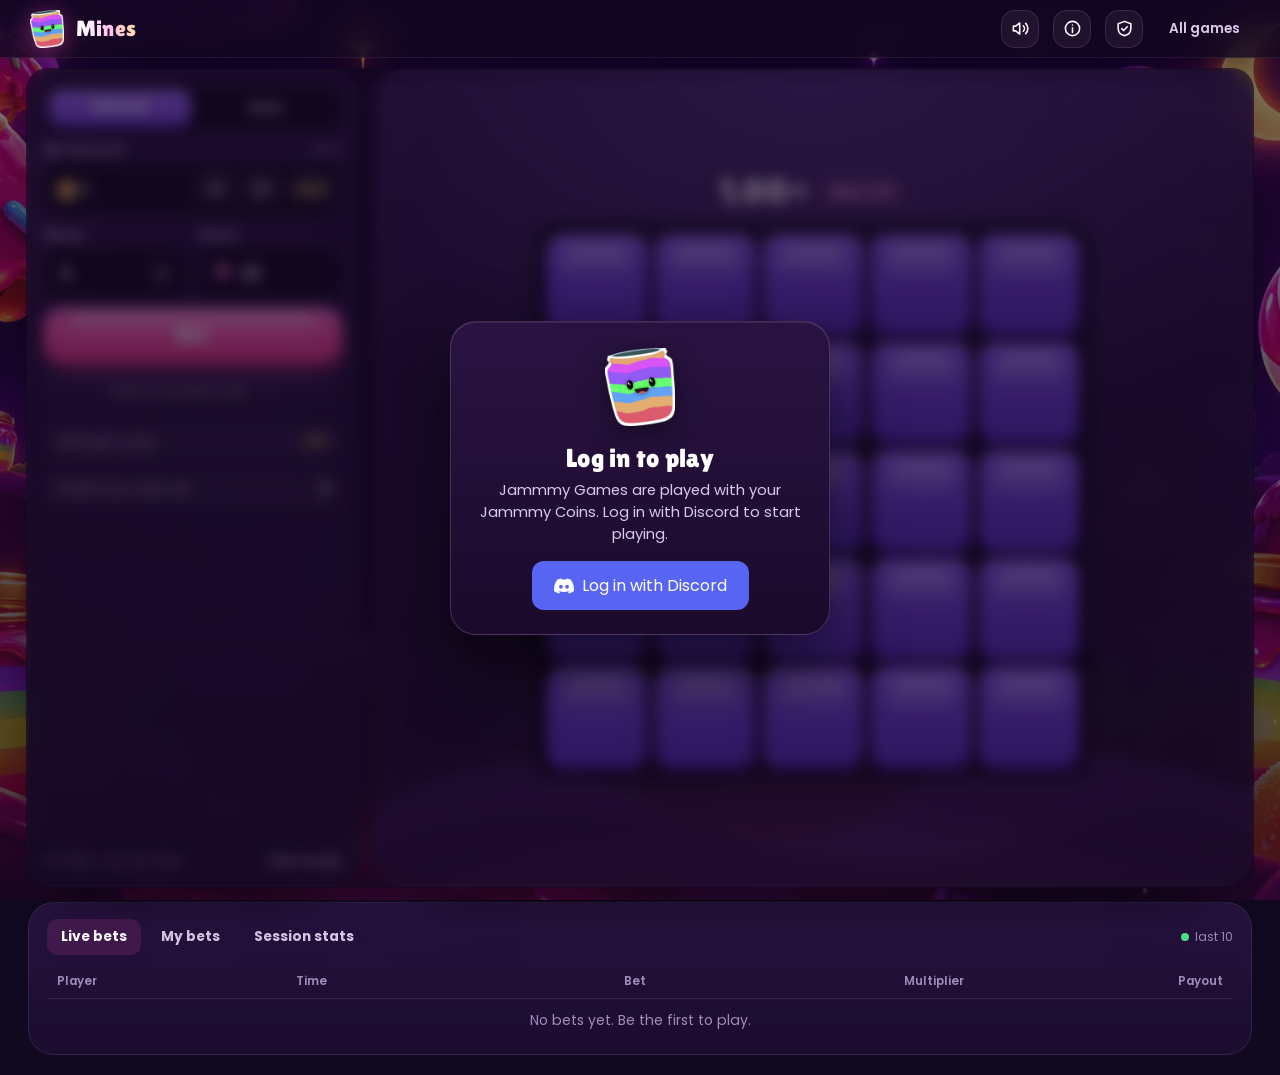
<file: games/mines.html>
<!doctype html>
<html lang="en">
<head>
<link rel="preconnect" href="https://jammy-lb-proxy.sahil-sah2603.workers.dev" crossorigin>
<meta charset="utf-8">
<meta name="viewport" content="width=device-width,initial-scale=1,viewport-fit=cover">
<title>Mines · Jammmy Originals</title>
<meta name="description" content="Find the gems, dodge the mines. Jammmy Originals, provably fair, 98% RTP.">
<link rel="icon" type="image/png" href="../favicon-32.png">
<link rel="preconnect" href="https://fonts.googleapis.com">
<link rel="preconnect" href="https://fonts.gstatic.com" crossorigin>
<link href="https://fonts.googleapis.com/css2?family=Lilita+One&family=Poppins:wght@400;500;600;700;800&display=swap" rel="stylesheet">
<style>
:root{
  --bg:#0c0716; --bg2:#120a22; --panel:#160d2a; --panel2:#1c1135; --line:rgba(255,255,255,.08); --line2:rgba(255,255,255,.14);
  --text:#f5f0ff; --muted:#b9b2d6; --faint:#857ea6;
  --purple:#a855f7; --purple-d:#7c3aed; --pink:#f472b6; --gold:#fbbf24; --gold2:#f59e0b; --green:#4ade80; --red:#fb7185;
  --felt1:#2d1757; --felt2:#1a0d35; --felt3:#0e0720;
  --card:#fbf8f2; --suit-red:#d61f45; --suit-black:#17121f;
  --cw:96px; --ease:cubic-bezier(.2,.8,.2,1);
}
*{box-sizing:border-box}
html,body{margin:0;background:var(--bg);color:var(--text);font-family:'Poppins',system-ui,sans-serif;-webkit-font-smoothing:antialiased}
body{min-height:100vh;background:radial-gradient(1100px 600px at 70% -10%,rgba(124,58,237,.22),transparent 60%),radial-gradient(900px 500px at -10% 110%,rgba(244,114,182,.10),transparent 60%),var(--bg)}
button{font-family:inherit;color:inherit}
:focus-visible{outline:2px solid #c4b5fd;outline-offset:2px}
.hide{display:none!important}

/* ── top bar ── */
.top{position:sticky;top:0;z-index:30;display:flex;align-items:center;gap:14px;padding:12px clamp(14px,3vw,28px);background:rgba(12,7,22,.82);backdrop-filter:blur(14px);-webkit-backdrop-filter:blur(14px);border-bottom:1px solid var(--line)}
.brand{display:flex;align-items:center;gap:10px;text-decoration:none;color:var(--text);min-width:0}
.brand img{width:38px;height:38px;object-fit:contain;filter:drop-shadow(0 4px 12px rgba(168,85,247,.45))}
.brand b{font-family:'Lilita One',sans-serif;font-weight:400;font-size:1.35rem;letter-spacing:.01em;white-space:nowrap;background:linear-gradient(90deg,#fff,#e9d5ff);-webkit-background-clip:text;background-clip:text;color:transparent}
.top-sp{flex:1}
.bal{display:flex;align-items:center;gap:8px;padding:7px 14px 7px 8px;border-radius:999px;background:linear-gradient(180deg,rgba(251,191,36,.14),rgba(251,191,36,.05));border:1px solid rgba(251,191,36,.35);font-weight:700;font-variant-numeric:tabular-nums;white-space:nowrap}
.bal img{width:24px;height:24px}
.bal small{font-weight:600;color:var(--gold);font-size:.7rem;margin-left:2px}
.bal.flash{animation:balFlash .9s var(--ease)}
@keyframes balFlash{30%{box-shadow:0 0 0 4px rgba(251,191,36,.25),0 0 30px rgba(251,191,36,.45)}}
.ibtn{width:40px;height:40px;border-radius:12px;display:grid;place-items:center;background:rgba(255,255,255,.05);border:1px solid var(--line);cursor:pointer;transition:background .2s}
.ibtn:hover{background:rgba(255,255,255,.1)}
.ibtn svg{width:19px;height:19px}
.back{font-size:.85rem;font-weight:600;color:var(--muted);text-decoration:none;padding:9px 12px;border-radius:10px}
.back:hover{color:#fff;background:rgba(255,255,255,.05)}
.notice{margin:14px clamp(14px,3vw,28px) 0;padding:11px 16px;border-radius:14px;font-size:.88rem;display:flex;gap:12px;align-items:center;flex-wrap:wrap;background:rgba(168,85,247,.1);border:1px solid rgba(168,85,247,.35)}
.notice b{color:#e9d5ff}
.notice a{color:#f0abfc;font-weight:600}
.notice.admin{background:rgba(251,191,36,.08);border-color:rgba(251,191,36,.35)}
.notice .sw{display:inline-flex;align-items:center;gap:8px;margin-left:auto;cursor:pointer;font-weight:600}
.notice input[type=number]{width:90px;padding:6px 8px;border-radius:8px;background:rgba(0,0,0,.3);border:1px solid var(--line2);color:#fff;font:600 .85rem 'Poppins'}

/* ── layout ── */
.wrap{max-width:1360px;margin:0 auto;padding:18px clamp(14px,3vw,28px) 40px}
.game{display:grid;grid-template-columns:330px minmax(0,1fr);gap:16px;align-items:stretch}
.panel{background:linear-gradient(180deg,var(--panel2),var(--panel));border:1px solid var(--line);border-radius:22px;padding:18px;display:flex;flex-direction:column;gap:14px}
.fld label{display:flex;justify-content:space-between;font-size:.78rem;font-weight:600;color:var(--muted);margin-bottom:7px}
.fld label span{color:var(--faint);font-weight:500}
.amt{display:flex;align-items:center;background:#0b0615;border:1px solid var(--line2);border-radius:14px;padding:4px 4px 4px 12px;gap:6px;transition:border-color .2s,box-shadow .2s}
.amt:focus-within{border-color:rgba(168,85,247,.7);box-shadow:0 0 0 3px rgba(168,85,247,.18)}
.amt img{width:20px;height:20px;flex:none}
.amt input{flex:1;min-width:0;width:100%;background:none;border:0;outline:0;color:#fff;font:700 1.02rem 'Poppins';font-variant-numeric:tabular-nums;padding:8px 0}
.amt input::-webkit-outer-spin-button,.amt input::-webkit-inner-spin-button{-webkit-appearance:none;margin:0}
.amt input[type=number]{-moz-appearance:textfield}
.amt .q{flex:none;height:34px;min-width:40px;padding:0 10px;border-radius:10px;border:0;background:rgba(255,255,255,.07);font:700 .8rem 'Poppins';cursor:pointer;transition:background .15s}
.amt .q.qmax{color:#fde68a}
.amt .q:hover{background:rgba(255,255,255,.14)}
.tot{display:flex;justify-content:space-between;font-size:.82rem;color:var(--muted);padding:2px 2px 0}
.tot b{color:#fff;font-variant-numeric:tabular-nums}
.deal{height:58px;border:0;border-radius:16px;cursor:pointer;font:400 1.35rem 'Lilita One',sans-serif;letter-spacing:.03em;color:#fff;background:linear-gradient(135deg,#9333ea,#c026d3);box-shadow:0 10px 30px -8px rgba(192,38,211,.6),inset 0 1px 0 rgba(255,255,255,.25);transition:transform .12s,filter .2s,opacity .2s}
.deal:hover{filter:brightness(1.1)}
.deal:active{transform:scale(.98)}
.deal[disabled]{opacity:.45;cursor:not-allowed;filter:grayscale(.3)}
.ai{display:flex;align-items:center;gap:10px;padding:11px 12px;border-radius:14px;background:rgba(168,85,247,.08);border:1px solid rgba(168,85,247,.25);font-size:.84rem}
.ai img{width:26px;height:26px;object-fit:contain}
.ai .txt{flex:1;min-width:0;color:var(--muted)}
.ai .txt b{color:#fff}
.tg{position:relative;width:40px;height:22px;flex:none}
.tg input{position:absolute;inset:0;opacity:0;margin:0;cursor:pointer}
.tg span{position:absolute;inset:0;border-radius:99px;background:rgba(255,255,255,.14);transition:background .2s;pointer-events:none}
.tg span::after{content:'';position:absolute;top:3px;left:3px;width:16px;height:16px;border-radius:50%;background:#fff;transition:transform .2s var(--ease)}
.tg input:checked+span{background:var(--purple)}
.tg input:checked+span::after{transform:translateX(18px)}
.msg{min-height:1.2em;font-size:.83rem;color:var(--red);text-align:center}
.panel .foot{margin-top:auto;display:flex;justify-content:space-between;font-size:.74rem;color:var(--faint)}
.panel .foot button{background:none;border:0;color:var(--muted);font-weight:600;font-size:.74rem;cursor:pointer;padding:0}
.panel .foot button:hover{color:#fff}
.banner{position:absolute;z-index:20;left:50%;top:46%;padding:8px 22px 10px;border-radius:20px;background:rgba(12,6,24,.72);backdrop-filter:blur(8px);-webkit-backdrop-filter:blur(8px);border:1px solid rgba(255,255,255,.08);transform:translate(-50%,-50%) scale(.7);opacity:0;pointer-events:none;text-align:center;transition:transform .5s cubic-bezier(.34,1.56,.64,1),opacity .3s}
.banner.show{opacity:1;transform:translate(-50%,-50%) scale(1)}
.banner .t{font:400 clamp(1.5rem,3.6vw,2.8rem) 'Lilita One',sans-serif;line-height:1;letter-spacing:.02em;white-space:nowrap}
.banner .s{margin-top:2px;font:800 clamp(.95rem,1.8vw,1.25rem) 'Poppins';font-variant-numeric:tabular-nums}
.banner.win .t{background:linear-gradient(180deg,#fff,#86efac);-webkit-background-clip:text;background-clip:text;color:transparent;filter:drop-shadow(0 4px 24px rgba(74,222,128,.45))}
.banner.win .s{color:#bbf7d0}
.banner.bj .t{background:linear-gradient(180deg,#fff7c2,#fbbf24 60%,#f59e0b);-webkit-background-clip:text;background-clip:text;color:transparent;filter:drop-shadow(0 6px 30px rgba(251,191,36,.6))}
.banner.bj .s{color:#fde68a}
.banner.push .t{color:#e2e8f0}
.banner.lose .t{color:rgba(233,213,255,.55);font-size:clamp(1.4rem,3vw,2.2rem)}
.toast{position:absolute;z-index:21;left:50%;bottom:18px;transform:translate(-50%,20px);opacity:0;padding:9px 16px;border-radius:12px;background:rgba(10,5,20,.9);border:1px solid rgba(251,191,36,.45);font:700 .86rem 'Poppins';color:#fde68a;transition:.35s var(--ease);pointer-events:none;white-space:nowrap}
.toast.show{opacity:1;transform:translate(-50%,0)}
.coin-fx{position:absolute;z-index:19;width:26px;height:26px;pointer-events:none}
.idle{position:absolute;z-index:3;left:50%;top:68%;transform:translate(-50%,-50%);text-align:center;color:rgba(233,213,255,.5);font-size:.9rem;transition:opacity .3s;pointer-events:none}
.idle img{width:84px;opacity:.9;display:block;margin:0 auto 10px;filter:drop-shadow(0 8px 20px rgba(168,85,247,.45));animation:bob 3.4s ease-in-out infinite}
@keyframes bob{50%{transform:translateY(-8px)}}
/* ── bets list ── */
.bets{margin-top:16px;background:linear-gradient(180deg,var(--panel2),var(--panel));border:1px solid var(--line);border-radius:22px;padding:6px 18px 12px}
.bets-h{display:flex;align-items:center;gap:6px;padding:10px 0}
.tab{border:0;background:none;padding:8px 14px;border-radius:10px;font:700 .86rem 'Poppins';color:var(--muted);cursor:pointer}
.tab.on{background:rgba(255,255,255,.07);color:#fff}
.live-dot{width:8px;height:8px;border-radius:50%;background:var(--green);box-shadow:0 0 0 0 rgba(74,222,128,.6);animation:pulse 1.8s infinite;margin-left:auto}
@keyframes pulse{70%{box-shadow:0 0 0 8px rgba(74,222,128,0)}100%{box-shadow:0 0 0 0 rgba(74,222,128,0)}}
.bets-h .live{font-size:.76rem;color:var(--faint)}
.grid{width:100%;border-collapse:collapse;font-size:.88rem;font-variant-numeric:tabular-nums}
.grid th{text-align:left;font-size:.74rem;font-weight:600;color:var(--faint);padding:8px 10px;border-bottom:1px solid var(--line)}
.grid td{padding:11px 10px;border-bottom:1px solid rgba(255,255,255,.04)}
.grid tr:last-child td{border-bottom:0}
.grid .r{text-align:right}
.grid .who{display:flex;align-items:center;gap:8px;font-weight:600}
.grid .who img{width:18px;height:18px}
.grid .coin{display:inline-flex;align-items:center;gap:5px;justify-content:flex-end}
.grid .coin img{width:15px;height:15px}
.grid .pos{color:var(--green);font-weight:700}
.grid .neg{color:var(--faint)}
.grid .m{font-weight:700}
.grid .m.hi{color:var(--gold)}
.grid tr.new td{animation:rowIn .6s var(--ease)}
@keyframes rowIn{from{background:rgba(168,85,247,.18);transform:translateY(-6px);opacity:0}}
.empty{padding:22px;text-align:center;color:var(--faint);font-size:.88rem}

/* ── modals ── */
.modal{position:fixed;inset:0;z-index:50;display:grid;place-items:center;padding:16px;background:rgba(5,2,12,.7);backdrop-filter:blur(6px);-webkit-backdrop-filter:blur(6px)}
.modal .box{width:min(560px,100%);max-height:88vh;overflow:auto;background:linear-gradient(180deg,#1d1236,#140b26);border:1px solid var(--line2);border-radius:20px;padding:22px 22px 18px;box-shadow:0 30px 90px rgba(0,0,0,.6);animation:pop .3s var(--ease)}
@keyframes pop{from{transform:translateY(10px) scale(.97);opacity:0}}
.modal h2{font:400 1.6rem 'Lilita One',sans-serif;margin:0 0 12px;letter-spacing:.01em}
.modal h3{font-size:.95rem;margin:18px 0 8px}
.modal p,.modal li{font-size:.88rem;color:var(--muted);line-height:1.55}
.modal ul{padding-left:18px;margin:6px 0}
.modal .x{float:right;margin:-4px -4px 0 0}
.pt{width:100%;border-collapse:collapse;font-size:.86rem}
.pt td{padding:7px 4px;border-bottom:1px solid var(--line)}
.pt td:last-child{text-align:right;font-weight:700;color:#fde68a}
.seedrow{margin:10px 0}
.seedrow label{display:block;font-size:.76rem;color:var(--faint);margin-bottom:4px}
.seedrow .v{display:flex;gap:8px}
.seedrow input,.seedrow code{flex:1;min-width:0;padding:9px 10px;border-radius:10px;background:#0b0615;border:1px solid var(--line2);color:#fff;font:500 .78rem ui-monospace,Menlo,Consolas,monospace;overflow:hidden;text-overflow:ellipsis;white-space:nowrap}
.sbtn{padding:9px 14px;border-radius:10px;border:1px solid var(--line2);background:rgba(255,255,255,.07);font:600 .82rem 'Poppins';cursor:pointer;white-space:nowrap}
.sbtn.p{background:linear-gradient(135deg,#9333ea,#c026d3);border-color:transparent}
.ver{margin-top:10px;font-size:.84rem}
.mini{display:inline-flex;gap:4px;flex-wrap:wrap;margin-top:6px}
.mini span{display:inline-grid;place-items:center;min-width:34px;height:26px;padding:0 6px;border-radius:6px;background:var(--card);color:var(--suit-black);font:800 .78rem 'Poppins'}
.mini span.r{color:var(--suit-red)}
@media (max-width:1100px){.game{grid-template-columns:300px minmax(0,1fr)}}
.fld{min-width:0}
@media (max-width:900px){
  .game{grid-template-columns:minmax(0,1fr)}
  .stage{order:-1}
  .panel{border-radius:18px}
  .brand b{font-size:1.1rem}
  .back{display:none}
  .grid .hm{display:none}
}
@media (max-width:420px){.brand b{display:none}.top{gap:8px}}
@media (prefers-reduced-motion:reduce){.banner{transition-duration:.01s!important}.live-dot{animation:none}}

.notice .sw{border:0;background:none;color:#e9d5ff;font:700 .84rem 'Poppins';padding:0;white-space:nowrap}
.notice .sw:hover{color:#fff;text-decoration:underline}
@media (max-width:600px){.notice{font-size:.78rem;padding:9px 12px;gap:6px 12px}.notice .sw{margin-left:0;font-size:.78rem}}
.sbtn.wide{width:100%;margin-top:8px;padding:11px 14px}
.sbtn[disabled]{opacity:.5;cursor:default}
.fine{font-size:.74rem;color:var(--faint);margin-top:6px}
tr.chk{cursor:pointer}
tr.chk:hover td{background:rgba(255,255,255,.03)}

.stage{position:relative;border-radius:26px;overflow:hidden;min-height:clamp(420px,calc(100vh - 250px),600px);background:radial-gradient(120% 90% at 50% 12%,#2d1757 0%,#1a0d35 55%,#0e0720 100%);border:1px solid rgba(255,255,255,.07);box-shadow:inset 0 0 120px rgba(0,0,0,.55),0 30px 80px -30px rgba(0,0,0,.8);isolation:isolate}
.stage::before{content:'';position:absolute;inset:0;background:url("data:image/svg+xml,%3Csvg xmlns='http://www.w3.org/2000/svg' width='140' height='140'%3E%3Cfilter id='n'%3E%3CfeTurbulence type='fractalNoise' baseFrequency='.9' numOctaves='2'/%3E%3CfeColorMatrix values='0 0 0 0 1 0 0 0 0 1 0 0 0 0 1 0 0 0 .05 0'/%3E%3C/filter%3E%3Crect width='140' height='140' filter='url(%23n)'/%3E%3C/svg%3E");opacity:.7;pointer-events:none;z-index:0}
.seg{display:grid;grid-auto-flow:column;grid-auto-columns:1fr;gap:4px;padding:4px;border-radius:14px;background:#0b0615;border:1px solid var(--line2)}
.seg button{height:38px;border:0;border-radius:10px;background:none;font:700 .86rem 'Poppins';color:var(--muted);cursor:pointer;transition:background .15s,color .15s}
.seg button:hover:not([disabled]){color:#fff}
.seg button.on{background:rgba(168,85,247,.25);color:#fff;box-shadow:inset 0 0 0 1px rgba(168,85,247,.55)}
.seg button[disabled]{cursor:not-allowed;opacity:.5}
.sel{position:relative}
.sel select{width:100%;height:48px;appearance:none;-webkit-appearance:none;background:#0b0615;border:1px solid var(--line2);border-radius:14px;color:#fff;font:700 1rem 'Poppins';padding:0 40px 0 14px;cursor:pointer}
.sel::after{content:'';position:absolute;right:16px;top:50%;width:8px;height:8px;border-right:2px solid var(--muted);border-bottom:2px solid var(--muted);transform:translateY(-70%) rotate(45deg);pointer-events:none}
.sel select:focus{outline:0;border-color:rgba(168,85,247,.7);box-shadow:0 0 0 3px rgba(168,85,247,.18)}
.sel select[disabled]{opacity:.5;cursor:not-allowed}
.stat{display:flex;justify-content:space-between;align-items:center;font-size:.82rem;color:var(--muted);padding:9px 12px;border-radius:12px;background:rgba(255,255,255,.035);border:1px solid var(--line)}
.stat b{color:#fff;font-variant-numeric:tabular-nums}
.stat b.g{color:var(--gold)}
.deal.cash{background:linear-gradient(135deg,#16a34a,#22c55e);box-shadow:0 10px 30px -8px rgba(34,197,94,.6),inset 0 1px 0 rgba(255,255,255,.25)}
.deal small{display:block;font:700 .78rem 'Poppins';opacity:.9;margin-top:1px;letter-spacing:0}
.btn2{height:46px;border-radius:14px;border:1px solid var(--line2);background:rgba(255,255,255,.06);font:700 .9rem 'Poppins';cursor:pointer;display:flex;align-items:center;justify-content:center;gap:8px;transition:background .15s,transform .1s,opacity .2s}
.btn2:hover:not([disabled]){background:rgba(255,255,255,.11)}
.btn2:active:not([disabled]){transform:scale(.98)}
.btn2[disabled]{opacity:.35;cursor:not-allowed}
.btn2 kbd,.deal kbd{font:600 .64rem 'Poppins';color:var(--faint);border:1px solid var(--line2);border-radius:5px;padding:1px 5px}
@media (max-width:900px){.stage{min-height:0;border-radius:20px}.panel>.deal{order:-1}}
@media (hover:none){kbd{display:none!important}}

/* ── extras: sound menu ── */
.jx-pop{position:absolute;z-index:60;width:260px;padding:14px 14px 12px;border-radius:16px;background:linear-gradient(180deg,#1d1236,#140b26);border:1px solid rgba(255,255,255,.14);box-shadow:0 20px 50px rgba(0,0,0,.55);display:none;flex-direction:column;gap:8px;font-family:'Poppins',sans-serif;color:#fff}
.jx-pop.show{display:flex;animation:jxIn .18s ease}
@keyframes jxIn{from{opacity:0;transform:translateY(-4px)}}
.jx-row{display:flex;align-items:center;gap:10px;font-size:.86rem}
.jx-row b{font-weight:600}
.jx-row small{margin-left:auto;font-size:.7rem;color:#857ea6}
.jx-sw{position:relative;width:38px;height:21px;flex:none}
.jx-sw input{position:absolute;inset:0;opacity:0;margin:0;cursor:pointer}
.jx-sw span{position:absolute;inset:0;border-radius:99px;background:rgba(255,255,255,.14);transition:background .2s;pointer-events:none}
.jx-sw span::after{content:'';position:absolute;top:3px;left:3px;width:15px;height:15px;border-radius:50%;background:#fff;transition:transform .2s}
.jx-sw input:checked+span{background:#a855f7}
.jx-sw input:checked+span::after{transform:translateX(17px)}
.jx-sw input:focus-visible+span{outline:2px solid #c4b5fd;outline-offset:2px}
.jx-pop input[type=range]{width:100%;accent-color:#a855f7;margin:0 0 6px}
.jx-pop input[type=range][disabled]{opacity:.35}
/* ── extras: session stats ── */
.jx-sess{padding:4px 0 6px}
.jx-tiles{display:grid;grid-template-columns:repeat(5,minmax(0,1fr));gap:10px}
.jx-t{padding:11px 12px;border-radius:14px;background:rgba(255,255,255,.035);border:1px solid rgba(255,255,255,.08);display:flex;flex-direction:column;gap:2px;min-width:0}
.jx-t span{font-size:.72rem;color:#857ea6}
.jx-t b{font-size:1.05rem;font-variant-numeric:tabular-nums;white-space:nowrap;overflow:hidden;text-overflow:ellipsis}
.jx-t b small{font-size:.7rem;color:#857ea6;font-weight:500}
.jx-t b.pos{color:#4ade80}.jx-t b.neg{color:#fb7185}.jx-t b.gold{color:#fbbf24}
.jx-gw{margin-top:12px;height:170px;border-radius:14px;background:rgba(5,2,12,.35);border:1px solid rgba(255,255,255,.06)}
.jx-gw canvas{width:100%;height:100%;display:block}
.jx-foot{display:flex;justify-content:space-between;align-items:center;margin-top:10px;font-size:.74rem;color:#857ea6}
.jx-foot button{border:0;background:none;color:#b9b2d6;font:600 .76rem 'Poppins',sans-serif;cursor:pointer}
.jx-foot button:hover{color:#fff}
.grid.hide,.jx-sess.hide{display:none!important}
@media (max-width:700px){.jx-tiles{grid-template-columns:repeat(2,minmax(0,1fr))}.jx-t:first-child{grid-column:1/-1}.jx-gw{height:140px}}
@media (max-width:600px){.bets-h .tab{padding:8px 10px;font-size:.8rem;white-space:nowrap}.bets-h .live{display:none}}

.duo{display:grid;grid-template-columns:1fr 1fr;gap:10px}
#autoBox{display:flex;flex-direction:column;gap:12px}
#autoBox.hide{display:none}
.selinfo{display:flex;align-items:center;gap:10px;font-size:.82rem;color:var(--muted);padding:9px 12px;border-radius:12px;background:rgba(34,211,238,.06);border:1px solid rgba(34,211,238,.25)}
.selinfo span{flex:1}
.lnk{border:0;background:none;padding:0;font:700 .78rem 'Poppins';color:#e9d5ff;cursor:pointer}
.lnk:hover{color:#fff;text-decoration:underline}
.fld label .lnk{margin-left:auto}
.trio{display:grid;grid-template-columns:repeat(3,minmax(0,1fr));gap:8px}
.amt.sm{padding:2px 10px}
.amt.sm input{font-size:.92rem;padding:9px 0}
.amt.sm input::placeholder{color:var(--faint);font-weight:500}
.pats{display:flex;gap:8px;flex-wrap:wrap;min-height:44px;align-items:center}
.pempty{font-size:.76rem;color:var(--faint)}
.pat{position:relative}
.pg{display:grid;grid-template-columns:repeat(5,7px);gap:2px;padding:6px;border-radius:10px;background:#0b0615;border:1px solid var(--line2);cursor:pointer;transition:border-color .15s}
.pg:hover{border-color:rgba(34,211,238,.6)}
.pg i{width:7px;height:7px;border-radius:2px;background:rgba(255,255,255,.12)}
.pg i.on{background:#22d3ee;box-shadow:0 0 6px rgba(34,211,238,.6)}
.px{position:absolute;top:-6px;right:-6px;width:18px;height:18px;border-radius:50%;border:0;background:#3f3653;color:#fff;font-size:.72rem;line-height:1;cursor:pointer;display:grid;place-items:center}
.px:hover{background:#e11d48}
.deal.stop{background:linear-gradient(135deg,#be123c,#e11d48);box-shadow:0 10px 30px -8px rgba(225,29,72,.6),inset 0 1px 0 rgba(255,255,255,.25)}
.mgrid.picking .t{cursor:pointer}
.mgrid.picking .t:hover{filter:brightness(1.15)}
.t.sel:not(.open){background:linear-gradient(180deg,#0e7490 0%,#155e75 100%);box-shadow:inset 0 0 0 2px #67e8f9,inset 0 -3px 0 rgba(0,0,0,.25),0 5px 0 #083344,0 8px 16px rgba(34,211,238,.25)}
.t.sel:not(.open)::after{content:'';position:absolute;inset:34%;border-radius:50%;background:radial-gradient(circle,rgba(207,250,254,.9),rgba(34,211,238,.2) 70%,transparent);display:block}
.t.sel.open{box-shadow:inset 0 0 0 2px rgba(103,232,249,.7),inset 0 2px 10px rgba(0,0,0,.6)}
.hide{display:none!important}
.ro{height:48px;display:flex;align-items:center;gap:8px;padding:0 14px;border-radius:14px;background:rgba(255,255,255,.035);border:1px solid var(--line);font:700 1rem 'Poppins';font-variant-numeric:tabular-nums}
.ro svg{width:20px;height:20px}
.stage{display:flex;flex-direction:column;align-items:center;justify-content:center;padding:26px 20px 30px;gap:18px}
.mhead{position:relative;z-index:2;display:flex;align-items:center;gap:10px}
.cur{font:400 2.1rem 'Lilita One',sans-serif;letter-spacing:.02em;line-height:1;background:linear-gradient(180deg,#fff,#e9d5ff);-webkit-background-clip:text;background-clip:text;color:transparent;font-variant-numeric:tabular-nums}
.cur.bump{animation:bump .35s var(--ease)}
@keyframes bump{40%{transform:scale(1.18)}}
.nextp{font:700 .8rem 'Poppins';color:#a5f3fc;padding:5px 10px;border-radius:999px;background:rgba(34,211,238,.1);border:1px solid rgba(34,211,238,.3)}
.nextp:empty{display:none}
.mgrid{position:relative;z-index:2;width:min(560px,100%,calc(100vh - 290px));min-width:min(300px,100%);aspect-ratio:1;flex:none;display:grid;grid-template-columns:repeat(5,1fr);grid-template-rows:repeat(5,1fr);gap:clamp(6px,1.6%,12px);padding:clamp(8px,1.8%,14px);border-radius:22px;background:rgba(5,2,12,.35);box-shadow:inset 0 2px 12px rgba(0,0,0,.4)}
.t{position:relative;border:0;padding:0;border-radius:clamp(9px,14%,16px);cursor:default;background:linear-gradient(180deg,#4a2c86 0%,#33196a 100%);box-shadow:inset 0 1px 0 rgba(255,255,255,.18),inset 0 -3px 0 rgba(0,0,0,.25),0 5px 0 #1d0e3d,0 8px 16px rgba(0,0,0,.35);transition:transform .14s var(--ease),filter .15s,box-shadow .15s,background .2s}
.t::after{content:'';position:absolute;inset:18% 18% 50% 18%;border-radius:40%;background:radial-gradient(closest-side,rgba(255,255,255,.12),transparent);pointer-events:none}
.mgrid.live .t:not(.open){cursor:pointer}
.mgrid.live .t:not(.open):hover{transform:translateY(-3px);filter:brightness(1.18);box-shadow:inset 0 1px 0 rgba(255,255,255,.22),inset 0 -3px 0 rgba(0,0,0,.25),0 8px 0 #1d0e3d,0 14px 22px rgba(124,58,237,.35)}
.t.press{transform:translateY(3px)!important;box-shadow:inset 0 1px 0 rgba(255,255,255,.15),0 2px 0 #1d0e3d}
.t[disabled]{cursor:default}
.t.open{background:#120a24;box-shadow:inset 0 2px 10px rgba(0,0,0,.6),0 0 0 1px rgba(255,255,255,.04)}
.t.open::after{display:none}
.t .ic{position:absolute;inset:0;display:grid;place-items:center}
.t .ic svg{width:66%;height:66%;filter:drop-shadow(0 6px 12px rgba(0,0,0,.45))}
.t.gem:not(.ghost){box-shadow:inset 0 0 0 2px rgba(34,211,238,.55),inset 0 0 24px rgba(34,211,238,.18),0 0 18px rgba(34,211,238,.25)}
.t.flip .ic svg{animation:popIn .42s cubic-bezier(.34,1.56,.64,1)}
@keyframes popIn{0%{transform:scale(.2) rotate(-25deg);opacity:0}100%{transform:none;opacity:1}}
.t.ghost .ic svg{opacity:.38;transform:scale(.78);animation:fadeIn .3s ease}
@keyframes fadeIn{from{opacity:0}}
.t.hit{background:radial-gradient(circle,#be123c 0%,#4c0519 75%);box-shadow:0 0 0 2px #fb7185,0 0 40px rgba(251,113,133,.7)}
.t.hit::before{content:'';position:absolute;inset:-30%;border-radius:50%;border:3px solid rgba(251,191,36,.85);animation:ring .6s ease-out forwards;pointer-events:none}
@keyframes ring{from{transform:scale(.3);opacity:1}to{transform:scale(1.4);opacity:0}}
.mgrid.dealing .t{animation:dealIn .4s var(--ease) both}
@keyframes dealIn{from{transform:scale(.85);opacity:.4}}
.stage.shake{animation:shake .5s}
@keyframes shake{20%{transform:translate(-6px,3px)}40%{transform:translate(6px,-3px)}60%{transform:translate(-4px,2px)}80%{transform:translate(3px,-1px)}}
.stage.lost::after{content:'';position:absolute;inset:0;background:radial-gradient(circle,rgba(225,29,72,.25),transparent 70%);animation:fadeOut 1.2s forwards;pointer-events:none;z-index:1}
@keyframes fadeOut{to{opacity:0}}
.vgrid{display:grid;grid-template-columns:repeat(5,18px);gap:3px;margin-top:8px}
.vgrid span{width:18px;height:18px;border-radius:4px;background:rgba(34,211,238,.35)}
.vgrid span.b{background:#e11d48}
.banner{top:50%}
@media (max-width:900px){.stage{padding:16px 12px 18px;gap:12px}.cur{font-size:1.7rem}}
@media (prefers-reduced-motion:reduce){.t,.t .ic svg{animation:none!important;transition:none!important}}

/* ── ice skin (matches the site's winter theme) ── */
:root{--bg:#06111f;--bg2:#0a1a2e;--panel:#0b192c;--panel2:#10233b;--purple:#38bdf8;--purple-d:#0284c7;--felt1:#134a78;--felt2:#0b2a4c;--felt3:#06142a;--muted:#b4c6dc;--faint:#7f93ad}
body{background:radial-gradient(1100px 600px at 70% -10%,rgba(56,189,248,.18),transparent 60%),radial-gradient(900px 500px at -10% 110%,rgba(129,140,248,.12),transparent 60%),var(--bg)}
:focus-visible{outline-color:#bae6fd}
.top{background:rgba(6,17,31,.84)}
.brand img{filter:drop-shadow(0 4px 12px rgba(56,189,248,.45))}
.brand b{background:linear-gradient(90deg,#fff,#bae6fd)!important;-webkit-background-clip:text!important;background-clip:text!important}
.stage{background:radial-gradient(120% 90% at 50% 12%,#134a78 0%,#0b2a4c 55%,#06142a 100%)}
.deal{background:linear-gradient(135deg,#0ea5e9,#6366f1);box-shadow:0 10px 30px -8px rgba(56,189,248,.6),inset 0 1px 0 rgba(255,255,255,.25)}
.seg button.on{background:rgba(56,189,248,.22);box-shadow:inset 0 0 0 1px rgba(125,211,252,.6)}
.sel select:focus{border-color:rgba(125,211,252,.7);box-shadow:0 0 0 3px rgba(56,189,248,.18)}
.notice{background:rgba(56,189,248,.09);border-color:rgba(125,211,252,.3)}
.notice b{color:#e0f2fe}.notice a{color:#7dd3fc}
.sbtn.p{background:linear-gradient(135deg,#0ea5e9,#6366f1)}
.modal .box{background:linear-gradient(180deg,#10243d,#0b192c)}
.t{background:linear-gradient(180deg,#2c6699 0%,#1b4372 100%);box-shadow:inset 0 1px 0 rgba(255,255,255,.22),inset 0 -3px 0 rgba(0,0,0,.25),0 5px 0 #0c2442,0 8px 16px rgba(0,0,0,.35)}
.mgrid.live .t:not(.open):hover{box-shadow:inset 0 1px 0 rgba(255,255,255,.25),inset 0 -3px 0 rgba(0,0,0,.25),0 8px 0 #0c2442,0 14px 22px rgba(56,189,248,.35)}
.t.open{background:#071528}
.t.pend{animation:tPend .5s ease-in-out infinite alternate;cursor:progress}
@keyframes tPend{from{transform:translateY(2px) scale(.95);filter:brightness(1.15)}to{transform:translateY(0) scale(1.01);filter:brightness(1.55) saturate(1.2)}}
@media (prefers-reduced-motion:reduce){.t.pend{animation:none;filter:brightness(1.4)}}
.amt,.amt-in{border-color:rgba(125,211,252,.18)}

.net-wait{transform:scale(.98);animation:netPulse .7s ease-in-out infinite;transition:transform .08s}
@keyframes netPulse{50%{opacity:.75}}
.fair-chk{margin-top:14px;font-size:.84rem;color:var(--muted,#9fb3d1)}.fair-chk a{color:#7dd3fc}
</style>
<style>
/* login gate: games are played with real Jammmy Coins only (no demo) */
.game{position:relative}
.jg-gate{position:absolute;inset:-2px;z-index:60;display:grid;place-items:center;padding:20px;border-radius:22px;background:rgba(6,10,22,.62);backdrop-filter:blur(7px);-webkit-backdrop-filter:blur(7px)}
.jg-gate-card{max-width:380px;text-align:center;padding:26px 26px 24px;border-radius:20px;background:linear-gradient(180deg,#14203a,#0c1426);border:1px solid rgba(125,211,252,.22);box-shadow:0 20px 50px rgba(0,0,0,.5)}
.jg-gate-card img{width:64px;height:64px;object-fit:contain;filter:drop-shadow(0 6px 14px rgba(0,0,0,.4))}
.jg-gate-card h3{margin:10px 0 6px;font-size:1.3rem;color:#fff}
.jg-gate-card p{margin:0 0 16px;color:#b6c4dc;font-size:.92rem;line-height:1.5}
.jg-gate-card a,.jg-gate-card button{display:inline-flex;align-items:center;gap:8px;padding:12px 22px;border-radius:12px;border:0;background:#5865f2;color:#fff;font:700 .95rem inherit;text-decoration:none;cursor:pointer}
.jg-gate-card a:hover,.jg-gate-card button:hover{background:#4752c4}
.jg-gate-card a svg{width:20px;height:20px}
body.jg-gated .bal{visibility:hidden}
</style>
<script>
/* Shows the login gate over the game. why: 'login' | 'soon' | 'blocked' | 'net' */
function jgGate(why, name) {
  document.body.classList.add('jg-gated');
  var g = document.querySelector('.game'); if (!g) return;
  var old = g.querySelector('.jg-gate'); if (old) old.remove();
  var dc = '<svg viewBox="0 0 24 24" fill="currentColor" aria-hidden="true"><path d="M20.3 4.4A19.6 19.6 0 0 0 15.4 3l-.6 1.3a18 18 0 0 0-5.6 0L8.6 3a19.6 19.6 0 0 0-4.9 1.5C.6 9.1-.3 13.6.1 18.1a19.8 19.8 0 0 0 6 3l1.3-2.1a12.8 12.8 0 0 1-2-1l.5-.4a14.1 14.1 0 0 0 12.2 0l.5.4a12.8 12.8 0 0 1-2 1l1.3 2.1a19.7 19.7 0 0 0 6-3c.5-5.2-.9-9.7-3.6-13.7zM8.3 15.3c-1.2 0-2.2-1.1-2.2-2.4s1-2.4 2.2-2.4 2.2 1.1 2.2 2.4-1 2.4-2.2 2.4zm7.4 0c-1.2 0-2.2-1.1-2.2-2.4s1-2.4 2.2-2.4 2.2 1.1 2.2 2.4-1 2.4-2.2 2.4z"/></svg>';
  var t, p, btn;
  if (why === 'soon') { t = (name || 'This game') + ' is coming soon'; p = 'It opens for everyone very soon. Check back shortly.'; btn = ''; }
  else if (why === 'blocked') { t = 'You can\'t play right now'; p = 'Your account can\'t play Jammmy Games. Contact a mod on Discord if you think this is a mistake.'; btn = ''; }
  else if (why === 'net') { t = 'Couldn\'t reach the server'; p = 'Check your connection and try again.'; btn = '<button type="button" onclick="location.reload()">Try again</button>'; }
  else { t = 'Log in to play'; p = 'Jammmy Games are played with your Jammmy Coins. Log in with Discord to start playing.'; btn = '<a href="../" target="_top" onclick="return jgLogin()">' + dc + 'Log in with Discord</a>'; }
  g.insertAdjacentHTML('beforeend', '<div class="jg-gate" role="dialog" aria-label="' + t + '"><div class="jg-gate-card"><img src="../jar-clean.webp" alt=""><h3>' + t + '</h3><p>' + p + '</p>' + btn + '</div></div>');
  var n = document.getElementById('notices'); if (n) n.innerHTML = '';
}
/* no playing behind the gate with the keyboard */
window.addEventListener('keydown', function (e) { if (document.body.classList.contains('jg-gated') && !/INPUT|TEXTAREA|SELECT/.test((e.target.tagName || ''))) e.stopImmediatePropagation(); }, true);
</script>
<style id="jgFit">
/* ===== Fit to screen (2026-11-05) =====
   The table and the buttons you need mid-round always fit on one screen:
   laptop  → the game fills the height under the header; the bet panel scrolls inside itself if it must.
   phone   → table on top, then a dock with the main buttons and bet amount; the other settings sit below. */
.top{padding-top:8px;padding-bottom:8px}
.top .ibtn{width:38px;height:38px}
.panel::-webkit-scrollbar{width:6px}.panel::-webkit-scrollbar-thumb{background:rgba(255,255,255,.14);border-radius:6px}
@media (min-width:901px){
  .wrap{padding-top:12px;padding-bottom:20px}
  .game{height:var(--gh,auto);min-height:0}
  .game > .panel{min-height:0;overflow-y:auto;overscroll-behavior:contain;scrollbar-width:thin;scrollbar-color:rgba(255,255,255,.14) transparent;padding:15px;gap:11px}
  .game > .table,.game > .stage{min-height:0!important;height:auto}
  .panel .deal{height:52px}
  .seg button{height:34px}
  .btn2{height:42px}
  .stat{padding:7px 12px}
  .fld label{margin-bottom:5px}
}
@media (min-width:901px) and (max-height:820px){
  .panel .foot{display:none}
}
@media (max-width:900px){
  .wrap{padding:8px 8px 24px}
  .top{padding-left:10px;padding-right:10px;gap:8px}
  .top .brand img{width:30px;height:30px}
  .game{display:flex;flex-direction:column;gap:8px}
  .game > .table,.game > .stage{order:-1;height:var(--sh,auto);min-height:0!important;flex:none}
  .game > .panel{padding:10px;gap:8px;border-radius:16px}
  .panel .deal{height:50px;font-size:1.2rem}
  .amt{min-height:0}
  .fld label{margin-bottom:4px}
  .panel .foot{margin-top:4px}
  /* messages float just above the dock instead of hiding below it */
  .game > .panel > .msg{position:absolute;left:10px;right:10px;top:-6px;transform:translateY(-100%);z-index:20;pointer-events:none;margin:0}
  .game > .panel > .msg:empty{display:none}
  .game > .panel > .msg:not(:empty){background:rgba(8,14,28,.94);padding:8px 12px;border-radius:12px;border:1px solid rgba(255,255,255,.14);box-shadow:0 10px 24px rgba(0,0,0,.45)}
}
</style>
<style id="jgFitMines">
.stage{container-type:size}
.mgrid{width:min(560px,100%,calc(100cqh - 76px))!important;min-width:0!important}
@media (min-width:901px){.stage{padding:16px 20px;gap:12px}}
@media (max-width:900px){
  .game > .panel{position:relative}
  .panel > .deal{order:1}
  .panel > .fld.betf{order:2}
  .panel > *:not(.deal):not(.betf){order:5}
  .stage{padding:10px;gap:8px}
  .mgrid{width:min(100%,calc(100cqh - 52px))!important}
  .cur{font-size:1.5rem}
}
</style>
<link rel="stylesheet" href="candy.css?v=20261126b">
</head>
<body class="candy">
<header class="top">
  <a class="brand" href="./" title="All Jammmy Originals"><img src="../jar-clean.webp" alt=""><b>Mines</b></a>
  <div class="top-sp"></div>
  <div class="bal" id="bal" title="Your balance"><img src="../jammmy-coin.webp" alt=""><span id="balNum">0</span><small>DEMO</small></div>
  <button class="ibtn" id="sndBtn" type="button" aria-label="Sound on" title="Sound"></button>
  <button class="ibtn" type="button" aria-label="How to play" title="How to play" onclick="openModal('rules')"><svg viewBox="0 0 24 24" fill="none" stroke="currentColor" stroke-width="2" stroke-linecap="round"><circle cx="12" cy="12" r="9"/><path d="M12 11v6M12 7.5v.01"/></svg></button>
  <button class="ibtn" type="button" aria-label="Provably fair" title="Provably fair" onclick="openModal('fair')"><svg viewBox="0 0 24 24" fill="none" stroke="currentColor" stroke-width="2" stroke-linecap="round" stroke-linejoin="round"><path d="M12 3l8 3v6c0 5-3.4 8-8 9-4.6-1-8-4-8-9V6z"/><path d="M8.5 12.2l2.4 2.4 4.6-4.8"/></svg></button>
  <a class="back" href="./">All games</a>
</header>
<div id="notices"></div>
<div class="wrap">
  <div class="game">
    <aside class="panel" aria-label="Bet controls">
      <div class="seg" id="modeSeg" role="group" aria-label="Mode"><button type="button" data-m="manual" class="on">Manual</button><button type="button" data-m="auto">Auto</button></div>
      <div class="fld betf" data-dock>
        <label for="bet">Bet amount <span>min 1</span></label>
        <div class="amt"><img src="../jammmy-coin.webp" alt=""><input id="bet" type="number" inputmode="decimal" min="1" step="1" aria-label="Bet amount in coins"><button class="q" type="button" data-q="half" data-for="bet">½</button><button class="q" type="button" data-q="double" data-for="bet">2×</button><button class="q qmax" type="button" data-q="max" data-for="bet" title="Bet all your coins, up to the max bet">Max</button></div>
      </div>
      <div class="duo">
        <div class="fld"><label for="mines">Mines</label><div class="sel"><select id="mines" aria-label="Number of mines"></select></div></div>
        <div class="fld"><label>Gems</label><div class="ro"><svg viewBox="0 0 64 64" aria-hidden="true"><use href="#i-gem"/></svg><span id="gems">22</span></div></div>
      </div>
      <div id="autoBox" class="hide">
        <div class="selinfo"><span id="selCount">Tap tiles on the board to pick them</span><button type="button" class="lnk" id="selRand">Random</button><button type="button" class="lnk" id="selClear">Clear</button></div>
        <div class="trio">
          <div class="fld"><label for="aN">Bets <span>0 = ∞</span></label><div class="amt sm"><input id="aN" type="number" min="0" step="1" inputmode="numeric" value="10"></div></div>
          <div class="fld"><label for="aP">Stop at profit</label><div class="amt sm"><input id="aP" type="number" min="0" step="1" inputmode="decimal" placeholder="off"></div></div>
          <div class="fld"><label for="aL">Stop at loss</label><div class="amt sm"><input id="aL" type="number" min="0" step="1" inputmode="decimal" placeholder="off"></div></div>
        </div>
        <div class="fld"><label>Saved patterns <button type="button" class="lnk" id="patSave">Save current</button></label><div class="pats" id="pats"></div></div>
      </div>
      <button class="deal" id="mainBtn" type="button" data-dock>Bet</button>
      <button class="btn2" id="rndBtn" type="button" disabled>Pick a random tile <kbd>R</kbd></button>
      <div class="stat"><span>Next gem pays</span><b id="nextX" class="g">1.02×</b></div>
      <div class="stat"><span>Profit if you cash out</span><b id="profit">0</b></div>
      <div class="msg" id="msg" role="status" aria-live="polite"></div>
      <div class="foot"><span>RTP 98% · max win 100K</span><button type="button" onclick="openModal('rules')">How to play</button></div>
    </aside>
    <section class="stage" id="stage" aria-label="Mines">
      <div class="mhead"><span class="cur" id="curX">1.00×</span><span class="nextp" id="nextPill"></span></div>
      <div class="mgrid" id="mgrid" role="grid" aria-label="Mines board"></div>
      <div class="banner" id="banner"><div class="t"></div><div class="s"></div></div>
      <div class="toast" id="toast"></div>
    </section>
  </div>
  <section class="bets" aria-label="Recent bets">
    <div class="bets-h">
      <button class="tab on" type="button" data-tab="all">Live bets</button>
      <button class="tab" type="button" data-tab="mine">My bets</button>
      <span class="live-dot" aria-hidden="true"></span><span class="live">last 10</span>
    </div>
    <table class="grid"><thead><tr><th>Player</th><th class="hm">Time</th><th class="r">Bet</th><th class="r">Multiplier</th><th class="r">Payout</th></tr></thead><tbody id="betRows"></tbody></table>
  </section>
</div>
<div class="modal hide" id="m-rules" onclick="if(event.target===this)closeModal()">
  <div class="box" role="dialog" aria-modal="true" aria-labelledby="rulesH">
    <button class="ibtn x" type="button" onclick="closeModal()" aria-label="Close">✕</button>
    <h2 id="rulesH">How to play Mines</h2>
    <ul>
      <li>Pick how much to bet and how many mines hide on the 5×5 board (1 to 24).</li>
      <li>Press <b>Bet</b>, then open tiles. Every gem raises your multiplier.</li>
      <li>Cash out whenever you like. Hit a mine and the bet is lost.</li>
      <li>More mines means fewer gems but much bigger multipliers.</li>
      <li>Return to player is 98% for every setting. Biggest win per round: 100,000 coins.</li>
    </ul>
    <h3>Example multipliers</h3>
    <table class="pt"><tr><td>3 mines, 1 gem</td><td>1.11×</td></tr><tr><td>3 mines, 5 gems</td><td>1.98×</td></tr><tr><td>5 mines, 5 gems</td><td>3.36×</td></tr><tr><td>10 mines, 5 gems</td><td>17.34×</td></tr><tr><td>24 mines, 1 gem</td><td>24.50×</td></tr></table>
    <h3>Keyboard</h3><p>Space bets or cashes out. R picks a random tile.</p>
  </div>
</div>
<div class="modal hide" id="m-fair" onclick="if(event.target===this)closeModal()">
  <div class="box" role="dialog" aria-modal="true" aria-labelledby="fairH">
    <button class="ibtn x" type="button" onclick="closeModal()" aria-label="Close">✕</button>
    <h2 id="fairH">Provably fair</h2>
    <div id="fairBody">
    <p>Before you bet, the result is locked in: you see a hash of the server's secret seed. Your client seed and the round number are mixed in, and after the round the secret seed is shown so you can check the result yourself.</p>
    <div class="seedrow"><label>Next server seed (hashed)</label><div class="v"><code id="fNext">—</code></div></div>
    <div class="seedrow"><label for="fClient">Your client seed</label><div class="v"><input id="fClient" maxlength="64" autocomplete="off"><button class="sbtn" type="button" onclick="newClientSeed()">Random</button><button class="sbtn p" type="button" onclick="saveClientSeed()">Save</button></div></div>
    <div class="seedrow"><label>Rounds played with this game</label><div class="v"><code id="fNonce">0</code></div></div>
    <h3>Last round</h3>
    <div id="fLast"><p>Play a round to see its seeds here.</p></div>
    </div>
  </div>
</div>
<svg width="0" height="0" style="position:absolute" aria-hidden="true"><defs>
<linearGradient id="gemA" x1="0" y1="0" x2="1" y2="1"><stop offset="0" stop-color="#ffe0f3"/><stop offset=".42" stop-color="#ff5fc0"/><stop offset="1" stop-color="#8b4dff"/></linearGradient>
<linearGradient id="gemB" x1="0" y1="0" x2="0" y2="1"><stop offset="0" stop-color="#e63b98"/><stop offset="1" stop-color="#5b23c9"/></linearGradient>
<radialGradient id="bombA" cx=".38" cy=".35" r=".75"><stop offset="0" stop-color="#8a2f6e"/><stop offset=".55" stop-color="#3d0f33"/><stop offset="1" stop-color="#16040f"/></radialGradient>
<radialGradient id="spark" cx=".5" cy=".5" r=".5"><stop offset="0" stop-color="#fff"/><stop offset=".4" stop-color="#fde047"/><stop offset="1" stop-color="#f97316" stop-opacity="0"/></radialGradient>
<symbol id="i-gem" viewBox="0 0 64 64"><path d="M18 9h28l13 15-27 33L5 24z" fill="url(#gemA)"/><path d="M5 24h54L32 57z" fill="url(#gemB)" opacity=".75"/><path d="M18 9l7 15h14l7-15z" fill="#fff" opacity=".38"/><path d="M5 24L18 9l7 15z" fill="#fff" opacity=".22"/><path d="M25 24l7 33 7-33z" fill="#fff" opacity=".2"/><path d="M46 9l13 15H39z" fill="#000" opacity=".08"/><path d="M14 18l3-4" stroke="#fff" stroke-width="2.4" stroke-linecap="round" opacity=".9"/></symbol>
<symbol id="i-bomb" viewBox="0 0 64 64"><circle cx="29" cy="38" r="21" fill="url(#bombA)"/><circle cx="29" cy="38" r="21" fill="none" stroke="#a855f7" stroke-opacity=".45" stroke-width="1.5"/><ellipse cx="21" cy="29" rx="6" ry="4" fill="#fff" opacity=".22" transform="rotate(-30 21 29)"/><path d="M14 50c0 5 3 7 5 7s3-3 3-6" fill="#ff3f6b"/><circle cx="23" cy="40" r="2.6" fill="#fff"/><circle cx="34" cy="40" r="2.6" fill="#fff"/><circle cx="23.6" cy="40.6" r="1.3" fill="#16040f"/><circle cx="34.6" cy="40.6" r="1.3" fill="#16040f"/><path d="M24 48q4.5-3 9 0" stroke="#fff" stroke-width="2" fill="none" stroke-linecap="round"/><rect x="37" y="12" width="11" height="10" rx="2.5" fill="#5a1a4a" transform="rotate(38 42.5 17)"/><path d="M45 13c3-6 9-6 11-2" stroke="#fbbf24" stroke-width="2.6" fill="none" stroke-linecap="round"/><circle cx="56.5" cy="10" r="7" fill="url(#spark)"/></symbol>
</defs></svg>
<script>
/* ===== Jammmy Originals: provably fair numbers (shared by the pages and, later, the worker) =====
   Every round uses a secret server seed (its SHA-256 hash is shown before you bet), your client
   seed and a round number (nonce). HMAC-SHA256(serverSeed, "clientSeed:nonce:cursor") gives 32
   bytes; every 4 bytes become one number between 0 and 1. Nothing else decides the result. */
async function joHmacKey(serverSeed) {
  return crypto.subtle.importKey('raw', new TextEncoder().encode(serverSeed), { name: 'HMAC', hash: 'SHA-256' }, false, ['sign']);
}
function joStream(serverSeed, clientSeed, nonce) {
  var keyP = joHmacKey(serverSeed), buf = [], cursor = 0, enc = new TextEncoder();
  async function fill() {
    var key = await keyP;
    var b = new Uint8Array(await crypto.subtle.sign('HMAC', key, enc.encode(clientSeed + ':' + nonce + ':' + cursor++)));
    for (var j = 0; j + 4 <= b.length; j += 4) buf.push(b[j] / 256 + b[j + 1] / 65536 + b[j + 2] / 16777216 + b[j + 3] / 4294967296);
  }
  return {
    all: buf,                                   /* every number produced so far, in order */
    get: async function (i) { while (buf.length <= i) await fill(); return buf[i]; },
    take: async function (n) { while (buf.length < n) await fill(); return buf.slice(0, n); },
  };
}
async function joFloats(serverSeed, clientSeed, nonce, count) { return joStream(serverSeed, clientSeed, nonce).take(count); }
async function joSha256(s) {
  var h = new Uint8Array(await crypto.subtle.digest('SHA-256', new TextEncoder().encode(s)));
  return Array.from(h, function (b) { return b.toString(16).padStart(2, '0'); }).join('');
}
function joRound2(n) { return Math.round(n * 100) / 100; }
function joFloor2(n) { return Math.floor(n * 100 + 1e-7) / 100; }

/* ===== Jammmy Originals: extras shared by every game =====
   - sound menu: effects volume, background music, vibration
   - background music (made in the browser, nothing to download; one track for the whole page)
   - session stats: wagered, profit, best multiplier and a profit graph for this visit */
var JX = (function () {
  var st = {
    get: function (k, d) { try { var v = localStorage.getItem(k); return v === null ? d : v; } catch (e) { return d; } },
    set: function (k, v) { try { localStorage.setItem(k, v); } catch (e) {} },
  };
  var q = function (id) { return document.getElementById(id); };
  var nf = function (n) { return Number(n || 0).toLocaleString('en-US', { maximumFractionDigits: 2 }); };

  /* ───────── vibration ───────── */
  var canBuzz = !!(navigator.vibrate);
  function buzz(p) { if (canBuzz && st.get('jo_vib', '1') === '1') { try { navigator.vibrate(p); } catch (e) {} } }

  /* ───────── background music ───────── */
  function makeMusic() {
    var ctx = null, out = null, timer = 0, nextT = 0, step = 0, playing = false;
    var BPM = 84, SPB = 60 / BPM / 2;   /* eighth notes */
    /* Fmaj7 · Em7 · Dm7 · Cmaj7, two bars each */
    var CH = [[53, 57, 60, 64], [52, 55, 59, 62], [50, 53, 57, 60], [48, 52, 55, 59]];
    var hz = function (m) { return 440 * Math.pow(2, (m - 69) / 12); };
    function vol() { return Math.max(0, Math.min(1, parseFloat(st.get('jo_music_vol', '0.35')))) * 0.32; }
    function init() {
      if (ctx) return true;
      var AC = window.AudioContext || window.webkitAudioContext; if (!AC) return false;
      ctx = new AC(); out = ctx.createGain(); out.gain.value = 0;
      var lp = ctx.createBiquadFilter(); lp.type = 'lowpass'; lp.frequency.value = 2600;
      out.connect(lp); lp.connect(ctx.destination);
      return true;
    }
    function note(t, f, dur, g, type, cut) {
      var o = ctx.createOscillator(); o.type = type; o.frequency.value = f;
      var o2 = null; if (type === 'sawtooth') { o2 = ctx.createOscillator(); o2.type = type; o2.frequency.value = f * 1.004; }
      var flt = ctx.createBiquadFilter(); flt.type = 'lowpass'; flt.frequency.value = cut || 1200;
      var gn = ctx.createGain(); gn.gain.setValueAtTime(0.0001, t); gn.gain.exponentialRampToValueAtTime(g, t + Math.min(0.5, dur * 0.3)); gn.gain.setValueAtTime(g, t + dur * 0.7); gn.gain.exponentialRampToValueAtTime(0.0001, t + dur);
      o.connect(flt); if (o2) o2.connect(flt); flt.connect(gn); gn.connect(out);
      o.start(t); o.stop(t + dur + 0.05); if (o2) { o2.start(t); o2.stop(t + dur + 0.05); }
    }
    function schedule() {
      while (nextT < ctx.currentTime + 0.4) {
        var bar = Math.floor(step / 8), chord = CH[Math.floor(bar / 2) % CH.length], s8 = step % 8;
        if (step % 16 === 0) { chord.forEach(function (m) { note(nextT, hz(m), SPB * 16, 0.05, 'sawtooth', 900); }); note(nextT, hz(chord[0] - 12), SPB * 16, 0.08, 'sine'); }
        if (s8 === 0 || s8 === 5) note(nextT, hz(chord[0] - 24), SPB * 2.6, 0.16, 'sine');
        if (s8 === 3 || s8 === 6 || (s8 === 1 && Math.random() < 0.5)) note(nextT, hz(chord[Math.floor(Math.random() * 4)] + 12), SPB * 2, 0.035, 'triangle', 3000);
        nextT += SPB; step++;
      }
    }
    return {
      get on() { return st.get('jo_music', '0') === '1'; },
      setVol: function () { if (out) out.gain.setTargetAtTime(playing ? vol() : 0, ctx.currentTime, 0.2); },
      start: function () {
        if (playing || !init()) return; if (ctx.state === 'suspended') ctx.resume();
        playing = true; nextT = ctx.currentTime + 0.1; step = 0;
        out.gain.cancelScheduledValues(ctx.currentTime); out.gain.setTargetAtTime(vol(), ctx.currentTime, 0.6);
        schedule(); timer = setInterval(schedule, 120);
      },
      stop: function () { if (!playing) return; playing = false; out.gain.setTargetAtTime(0, ctx.currentTime, 0.25); var c = ctx; setTimeout(function () { if (!playing) clearInterval(timer); }, 900); },
      set: function (on) { st.set('jo_music', on ? '1' : '0'); on ? this.start() : this.stop(); },
      unlock: function () { if (this.on) this.start(); },
    };
  }
  /* inside the one-page Originals, the page around the game plays the music so it doesn't restart per game */
  var MUSIC = null;
  try { if (window.parent !== window && window.parent.JMUSIC) MUSIC = window.parent.JMUSIC; } catch (e) {}
  if (!MUSIC) { MUSIC = window.JMUSIC || makeMusic(); window.JMUSIC = MUSIC; }

  /* ───────── sound menu ───────── */
  var ICON_ON = '<svg viewBox="0 0 24 24" fill="none" stroke="currentColor" stroke-width="2" stroke-linecap="round" stroke-linejoin="round"><path d="M11 5L6 9H3v6h3l5 4z"/><path d="M15.5 8.5a5 5 0 0 1 0 7M18.5 5.5a9 9 0 0 1 0 13"/></svg>';
  var ICON_OFF = '<svg viewBox="0 0 24 24" fill="none" stroke="currentColor" stroke-width="2" stroke-linecap="round" stroke-linejoin="round"><path d="M11 5L6 9H3v6h3l5 4z"/><path d="M22 9l-6 6M16 9l6 6"/></svg>';
  function initSound(btn, SND) {
    if (!btn || !SND) return;
    if (SND.setVol) SND.setVol(parseFloat(st.get('jo_vol', '0.8')));
    var pop = document.createElement('div'); pop.className = 'jx-pop'; pop.id = 'jxPop'; pop.setAttribute('role', 'dialog'); pop.setAttribute('aria-label', 'Sound settings');
    pop.innerHTML = '<div class="jx-row"><label class="jx-sw"><input type="checkbox" id="jxFx"><span></span></label><b>Sound effects</b></div>'
      + '<input type="range" id="jxFxV" min="0" max="100" step="1" aria-label="Sound effects volume">'
      + '<div class="jx-row"><label class="jx-sw"><input type="checkbox" id="jxMu"><span></span></label><b>Music</b><small>chill casino lounge</small></div>'
      + '<input type="range" id="jxMuV" min="0" max="100" step="1" aria-label="Music volume">'
      + (canBuzz ? '<div class="jx-row"><label class="jx-sw"><input type="checkbox" id="jxVib"><span></span></label><b>Vibrate on wins</b></div>' : '');
    document.body.appendChild(pop);
    function sync() {
      q('jxFx').checked = SND.on; q('jxFxV').value = Math.round(parseFloat(st.get('jo_vol', '0.8')) * 100); q('jxFxV').disabled = !SND.on;
      q('jxMu').checked = MUSIC.on; q('jxMuV').value = Math.round(parseFloat(st.get('jo_music_vol', '0.35')) * 100); q('jxMuV').disabled = !MUSIC.on;
      if (q('jxVib')) q('jxVib').checked = st.get('jo_vib', '1') === '1';
      btn.innerHTML = SND.on || MUSIC.on ? ICON_ON : ICON_OFF;
      btn.setAttribute('aria-label', 'Sound settings'); btn.title = 'Sound';
    }
    function place() { var r = btn.getBoundingClientRect(); pop.style.top = (r.bottom + 8 + window.scrollY) + 'px'; pop.style.left = Math.max(8, Math.min(window.innerWidth - pop.offsetWidth - 8, r.right - pop.offsetWidth)) + 'px'; }
    function open() { sync(); pop.classList.add('show'); place(); btn.setAttribute('aria-expanded', 'true'); }
    function close() { pop.classList.remove('show'); btn.setAttribute('aria-expanded', 'false'); }
    btn.onclick = function (e) { e.stopPropagation(); pop.classList.contains('show') ? close() : open(); };
    document.addEventListener('click', function (e) { if (!pop.contains(e.target) && e.target !== btn) close(); });
    document.addEventListener('keydown', function (e) { if (e.key === 'Escape' && pop.classList.contains('show')) { close(); btn.focus(); } });
    window.addEventListener('resize', function () { if (pop.classList.contains('show')) place(); });
    q('jxFx').onchange = function () { if (this.checked !== SND.on) SND.toggle(); sync(); };
    q('jxFxV').oninput = function () { var v = this.value / 100; st.set('jo_vol', String(v)); if (SND.setVol) SND.setVol(v); };
    q('jxFxV').onchange = function () { if (SND.chip) SND.chip(); };
    q('jxMu').onchange = function () { MUSIC.set(this.checked); sync(); };
    q('jxMuV').oninput = function () { st.set('jo_music_vol', String(this.value / 100)); MUSIC.setVol(); };
    if (q('jxVib')) q('jxVib').onchange = function () { st.set('jo_vib', this.checked ? '1' : '0'); if (this.checked) buzz(30); };
    window.addEventListener('storage', function (e) { if (e.key === 'jo_vol' && SND.setVol) SND.setVol(parseFloat(e.newValue)); if (e.key === 'jbj_sound' || e.key === 'jo_music') sync(); });
    document.addEventListener('pointerdown', function () { MUSIC.unlock(); }, { once: true });
    sync();
  }

  /* ───────── session stats ───────── */
  var SK = 'jo_sess_' + (location.pathname + (document.title || '')).replace(/\W+/g, '').slice(-40);
  var S = { rounds: 0, wins: 0, wagered: 0, paid: 0, best: 0, biggest: 0, pts: [0], started: Date.now() };
  function load(key) { try { var v = JSON.parse(sessionStorage.getItem(key) || 'null'); if (v && v.pts) S = v; } catch (e) {} }
  function save() { try { sessionStorage.setItem(SK, JSON.stringify(S)); } catch (e) {} }
  function record(wagered, paid) {
    wagered = Number(wagered) || 0; paid = Number(paid) || 0;
    S.rounds++; S.wagered += wagered; S.paid += paid; if (paid > wagered) S.wins++;
    var m = wagered ? paid / wagered : 0; if (m > S.best) S.best = m; if (paid - wagered > S.biggest) S.biggest = paid - wagered;
    S.pts.push(Math.round((S.paid - S.wagered) * 100) / 100); if (S.pts.length > 400) S.pts = S.pts.filter(function (_, i) { return i % 2 === 0 || i === S.pts.length - 1; });
    save(); if (q('jxSess') && !q('jxSess').classList.contains('hide')) paint();
  }
  function paint() {
    var p = Math.round((S.paid - S.wagered) * 100) / 100;
    q('jxTiles').innerHTML = [
      ['Profit', (p > 0 ? '+' : '') + nf(p), p > 0 ? 'pos' : p < 0 ? 'neg' : ''],
      ['Wagered', nf(S.wagered), ''],
      ['Rounds', nf(S.rounds) + (S.rounds ? ' <small>' + Math.round(S.wins / S.rounds * 100) + '% won</small>' : ''), ''],
      ['Best multiplier', S.best ? S.best.toFixed(2) + '×' : '—', S.best >= 10 ? 'gold' : ''],
      ['Biggest win', S.biggest > 0 ? '+' + nf(S.biggest) : '—', S.biggest > 0 ? 'pos' : ''],
    ].map(function (t) { return '<div class="jx-t"><span>' + t[0] + '</span><b class="' + t[2] + '">' + t[1] + '</b></div>'; }).join('');
    graph();
  }
  function graph() {
    var cv = q('jxGraph'); if (!cv) return;
    var W = cv.clientWidth, H = cv.clientHeight, dpr = Math.min(2.5, window.devicePixelRatio || 1);
    cv.width = W * dpr; cv.height = H * dpr; var c = cv.getContext('2d'); c.setTransform(dpr, 0, 0, dpr, 0, 0); c.clearRect(0, 0, W, H);
    var pts = S.pts, n = pts.length;
    if (n < 2) { c.fillStyle = 'rgba(233,213,255,.45)'; c.font = '500 13px Poppins, sans-serif'; c.textAlign = 'center'; c.fillText('Play a few rounds to see your profit graph', W / 2, H / 2); return; }
    var mn = Math.min.apply(null, pts.concat([0])), mx = Math.max.apply(null, pts.concat([0])); if (mx === mn) { mx += 1; mn -= 1; }
    var pad = 10, X = function (i) { return pad + i / (n - 1) * (W - pad * 2); }, Y = function (v) { return pad + (mx - v) / (mx - mn) * (H - pad * 2); }, y0 = Y(0);
    c.strokeStyle = 'rgba(255,255,255,.14)'; c.setLineDash([4, 4]); c.beginPath(); c.moveTo(pad, y0); c.lineTo(W - pad, y0); c.stroke(); c.setLineDash([]);
    ['up', 'down'].forEach(function (side) {
      c.save(); c.beginPath(); if (side === 'up') c.rect(0, 0, W, y0); else c.rect(0, y0, W, H - y0); c.clip();
      var col = side === 'up' ? [74, 222, 128] : [251, 113, 133];
      var g = c.createLinearGradient(0, side === 'up' ? 0 : H, 0, y0); g.addColorStop(0, 'rgba(' + col + ',.28)'); g.addColorStop(1, 'rgba(' + col + ',0)');
      c.beginPath(); c.moveTo(X(0), y0); pts.forEach(function (v, i) { c.lineTo(X(i), Y(v)); }); c.lineTo(X(n - 1), y0); c.closePath(); c.fillStyle = g; c.fill();
      c.beginPath(); pts.forEach(function (v, i) { i ? c.lineTo(X(i), Y(v)) : c.moveTo(X(i), Y(v)); }); c.strokeStyle = 'rgb(' + col + ')'; c.lineWidth = 2; c.lineJoin = 'round'; c.stroke();
      c.restore();
    });
    var last = pts[n - 1]; c.beginPath(); c.arc(X(n - 1), Y(last), 3.5, 0, 7); c.fillStyle = last >= 0 ? '#4ade80' : '#fb7185'; c.fill();
  }
  function initSession(key) {
    if (key) SK = 'jo_sess_' + key; load(SK);
    var head = document.querySelector('.bets-h'), table = document.querySelector('.bets .grid'); if (!head || !table) return;
    var tab = document.createElement('button'); tab.className = 'tab'; tab.type = 'button'; tab.dataset.tab = 'session'; tab.textContent = 'Session stats';
    var tabs = head.querySelectorAll('.tab'); tabs[tabs.length - 1].after(tab);
    var box = document.createElement('div'); box.className = 'jx-sess hide'; box.id = 'jxSess';
    box.innerHTML = '<div class="jx-tiles" id="jxTiles"></div><div class="jx-gw"><canvas id="jxGraph" aria-label="Profit graph for this session"></canvas></div><div class="jx-foot"><span>Since you opened this game.</span><button type="button" id="jxReset">Reset stats</button></div>';
    table.after(box);
    head.querySelectorAll('.tab').forEach(function (t) {
      t.addEventListener('click', function () {
        var on = t.dataset.tab === 'session';
        head.querySelectorAll('.tab').forEach(function (x) { x.classList.toggle('on', x === t); });
        box.classList.toggle('hide', !on); table.classList.toggle('hide', on);
        if (on) paint();
      });
    });
    q('jxReset').onclick = function () { S = { rounds: 0, wins: 0, wagered: 0, paid: 0, best: 0, biggest: 0, pts: [0], started: Date.now() }; save(); paint(); };
    window.addEventListener('resize', function () { if (!box.classList.contains('hide')) graph(); });
  }
  return { buzz: buzz, initSound: initSound, initSession: initSession, record: record, music: MUSIC, makeMusic: makeMusic };
})();


/* ===== Mines engine (shared with the worker later) =====
   5×5 board, 1–24 mines. Mine spots come from the provably fair numbers (Fisher–Yates shuffle).
   Cash-out multiplier = 0.98 ÷ (chance of finding that many gems in a row), so RTP is 98% whatever you pick. */
var MINES_RTP = 0.98, MINES_MAXWIN = 100000;
function minesMult(mines, safe) {
  if (!safe) return 1;
  var p = 1; for (var i = 0; i < safe; i++) p *= (25 - mines - i) / (25 - i);
  return Math.round(MINES_RTP / p * 100) / 100;
}
function minesLayout(floats, mines) {
  var a = []; for (var i = 0; i < 25; i++) a.push(i);
  for (var k = 24, n = 0; k > 0; k--, n++) { var j = Math.floor(floats[n] * (k + 1)); var t = a[k]; a[k] = a[j]; a[j] = t; }
  return a.slice(0, mines).sort(function (x, y) { return x - y; });
}
function minesNew(bet, mines, floats) { return { bet: bet, mines: mines, mineSet: minesLayout(floats, mines), picks: [], phase: 'play', payout: 0, mult: 0, hit: -1, cashed: false }; }
function minesPick(s, tile) {
  if (s.phase !== 'play') throw new Error('Round is over');
  if (!(tile >= 0 && tile < 25) || s.picks.indexOf(tile) >= 0) throw new Error('Pick another tile');
  if (s.mineSet.indexOf(tile) >= 0) { s.hit = tile; s.phase = 'done'; s.payout = 0; s.mult = 0; return s; }
  s.picks.push(tile);
  if (s.picks.length === 25 - s.mines || s.bet * minesMult(s.mines, s.picks.length) >= MINES_MAXWIN) minesCashout(s);
  return s;
}
function minesCashout(s) {
  if (s.phase !== 'play' || !s.picks.length) throw new Error('Find a gem first');
  s.mult = minesMult(s.mines, s.picks.length);
  s.payout = Math.min(joFloor2(s.bet * s.mult), MINES_MAXWIN);
  s.phase = 'done'; s.cashed = true; return s;
}

/* ===== Jammmy Originals: shared page code (wallet, sounds, fairness, bets list, modals) ===== */
var $ = function (id) { return document.getElementById(id); };
var store = { get: function (k, d) { try { var v = localStorage.getItem(k); return v === null ? d : v; } catch (e) { return d; } }, set: function (k, v) { try { localStorage.setItem(k, v); } catch (e) {} } };
var fmt = function (n) { return Number(n || 0).toLocaleString('en-US', { maximumFractionDigits: 2 }); };
var fmtX = function (m) { return (m >= 100 ? fmt(Math.round(m * 100) / 100) : Number(m).toFixed(2)) + '×'; };
var wait = function (ms) { return new Promise(function (r) { setTimeout(r, ms); }); };
var REDUCED = window.matchMedia && matchMedia('(prefers-reduced-motion: reduce)').matches;
var SP = REDUCED ? 0.3 : 0.4;   /* animation speed factor: snappier (was 1) */
var esc = function (s) { return String(s).replace(/[&<>"']/g, function (c) { return { '&': '&amp;', '<': '&lt;', '>': '&gt;', '"': '&quot;', "'": '&#39;' }[c]; }); };
function rndHex(n) { var a = new Uint8Array(n); crypto.getRandomValues(a); return Array.from(a, function (b) { return b.toString(16).padStart(2, '0'); }).join(''); }
var LIMITS = { minBet: 1, maxBet: 5000, maxWin: 100000 };

/* ───────────── sound: synthesised, nothing to download ───────────── */
var SND = (function () {
  var ctx = null, master = null, noise = null, on = store.get('jbj_sound', '1') === '1', VOL = parseFloat(store.get('jo_vol', '0.8'));
  if (!(VOL >= 0 && VOL <= 1)) VOL = 0.8;
  function init() {
    if (ctx) return true;
    var AC = window.AudioContext || window.webkitAudioContext; if (!AC) return false;
    ctx = new AC(); master = ctx.createGain(); master.gain.value = 0.9 * VOL;
    var comp = ctx.createDynamicsCompressor(); comp.threshold.value = -14; comp.ratio.value = 4;
    master.connect(comp); comp.connect(ctx.destination);
    noise = ctx.createBuffer(1, ctx.sampleRate, ctx.sampleRate);
    var d = noise.getChannelData(0); for (var i = 0; i < d.length; i++) d[i] = Math.random() * 2 - 1;
    return true;
  }
  function ok() { if (!on) return false; if (!init()) return false; if (ctx.state === 'suspended') ctx.resume(); return true; }
  function burst(t, dur, f1, f2, q, gain, type) {
    var s = ctx.createBufferSource(); s.buffer = noise;
    var f = ctx.createBiquadFilter(); f.type = type || 'bandpass'; f.Q.value = q;
    f.frequency.setValueAtTime(f1, t); f.frequency.exponentialRampToValueAtTime(f2, t + dur);
    var g = ctx.createGain(); g.gain.setValueAtTime(0.0001, t); g.gain.exponentialRampToValueAtTime(gain, t + Math.min(0.012, dur / 3)); g.gain.exponentialRampToValueAtTime(0.0001, t + dur);
    s.connect(f); f.connect(g); g.connect(master); s.start(t, Math.random() * 0.5); s.stop(t + dur + 0.05);
  }
  function tone(t, freq, dur, gain, type, freq2) {
    var o = ctx.createOscillator(); o.type = type || 'sine'; o.frequency.setValueAtTime(freq, t);
    if (freq2) o.frequency.exponentialRampToValueAtTime(freq2, t + dur);
    var g = ctx.createGain(); g.gain.setValueAtTime(0.0001, t); g.gain.exponentialRampToValueAtTime(gain, t + 0.012); g.gain.exponentialRampToValueAtTime(0.0001, t + dur);
    o.connect(g); g.connect(master); o.start(t); o.stop(t + dur + 0.05);
  }
  /* play(fn): fn(t, tone, burst) with t = now */
  function play(fn) { if (!ok()) return; fn(ctx.currentTime, tone, burst); }
  return {
    get on() { return on; },
    setVol: function (v) { VOL = Math.max(0, Math.min(1, v)); if (master) master.gain.setTargetAtTime(0.9 * VOL, ctx.currentTime, 0.05); },
    toggle: function () { on = !on; store.set('jbj_sound', on ? '1' : '0'); if (on) { init(); this.click(); } return on; },
    unlock: function () { if (on) { init(); if (ctx && ctx.state === 'suspended') ctx.resume(); } },
    play: play,
    click: function () { play(function (t, tone, burst) { tone(t, 1900, 0.05, 0.05, 'triangle'); burst(t, 0.02, 5000, 3000, 2, 0.05); }); },
    chip: function () { play(function (t, tone, burst) { [0, 0.055].forEach(function (d, i) { tone(t + d, 2850 + i * 380, 0.09, 0.09, 'sine'); tone(t + d, 4300 + i * 300, 0.06, 0.05, 'sine'); burst(t + d, 0.03, 6000, 4000, 1.5, 0.12); }); }); },
    win: function () { JX.buzz([25, 40, 45]); play(function (t, tone) { [523.25, 659.25, 783.99, 1046.5].forEach(function (f, i) { tone(t + i * 0.085, f, 0.42, 0.13, 'triangle'); }); tone(t + 0.34, 2093, 0.5, 0.04, 'sine'); }); },
    bigwin: function () {
      JX.buzz([40, 50, 40, 50, 120]);
      play(function (t, tone) {
        [392, 523.25, 659.25, 783.99].forEach(function (f) { tone(t, f, 0.9, 0.07, 'sawtooth'); tone(t, f * 2, 0.9, 0.035, 'triangle'); });
        [783.99, 987.77, 1174.66, 1567.98, 2093].forEach(function (f, i) { tone(t + 0.12 + i * 0.07, f, 0.5, 0.1, 'triangle'); });
        for (var i = 0; i < 16; i++) tone(t + 0.45 + i * 0.055 + Math.random() * 0.03, 2600 + Math.random() * 2200, 0.16, 0.05, 'sine');
      });
    },
    coins: function () { play(function (t, tone) { for (var i = 0; i < 7; i++) { var at = t + i * 0.045 + Math.random() * 0.02; tone(at, 2400 + Math.random() * 1800, 0.12, 0.06, 'sine'); tone(at, 5200 + Math.random() * 900, 0.05, 0.025, 'sine'); } }); },
    lose: function () { JX.buzz(90); play(function (t, tone) { tone(t, 330, 0.28, 0.07, 'sine'); tone(t + 0.16, 247, 0.4, 0.07, 'sine'); }); },
  };
})();
function drawSndBtn() { if (window.JX) return;
  $('sndBtn').innerHTML = SND.on
    ? '<svg viewBox="0 0 24 24" fill="none" stroke="currentColor" stroke-width="2" stroke-linecap="round" stroke-linejoin="round"><path d="M11 5L6 9H3v6h3l5 4z"/><path d="M15.5 8.5a5 5 0 0 1 0 7M18.5 5.5a9 9 0 0 1 0 13"/></svg>'
    : '<svg viewBox="0 0 24 24" fill="none" stroke="currentColor" stroke-width="2" stroke-linecap="round" stroke-linejoin="round"><path d="M11 5L6 9H3v6h3l5 4z"/><path d="M22 9l-6 6M16 9l6 6"/></svg>';
  $('sndBtn').setAttribute('aria-label', SND.on ? 'Sound on' : 'Sound off');
}
$('sndBtn').onclick = function () { SND.toggle(); drawSndBtn(); };
drawSndBtn();
document.addEventListener('pointerdown', function () { SND.unlock(); }, { once: true });

/* ───────────── demo wallet: one balance shared by every Jammmy Original ───────────── */
var WALLET_KEY = 'jbj_demo_bal', BAL = 0, SHOWN_BAL = 0;
/* inside the site's Games page: no own back link, balance goes up to the page header */
var EMBED = window.parent !== window;
function jgPost(m) { if (EMBED) try { parent.postMessage(m, location.origin); } catch (e) {} }
function jgLogin() { if (EMBED) { jgPost({ type: 'jg-login' }); return false; } return true; }
if (EMBED) {
  document.documentElement.classList.add('embed');
  document.querySelectorAll('.back').forEach(function (a) { a.style.display = 'none'; });
  var _br = document.querySelector('.brand'); if (_br) _br.addEventListener('click', function (e) { e.preventDefault(); jgPost({ type: 'jg-back' }); });
}
function setBalance(v, animate) {
  if (LIVE) jgPost({ type: 'jg-bal', balance: v, live: true });
  BAL = v; var el = $('balNum');
  if (!animate || REDUCED) { SHOWN_BAL = v; el.textContent = fmt(v); return; }
  var from = SHOWN_BAL, to = v, t0 = performance.now(), D = 800;
  (function step(t) { var p = Math.min(1, (t - t0) / D), e = 1 - Math.pow(1 - p, 3); SHOWN_BAL = from + (to - from) * e; el.textContent = fmt(Math.round(SHOWN_BAL * 100) / 100); if (p < 1) requestAnimationFrame(step); else { SHOWN_BAL = to; el.textContent = fmt(to); } })(t0);
  if (to > from) { $('bal').classList.remove('flash'); void $('bal').offsetWidth; $('bal').classList.add('flash'); }
}
function walletLoad() { var b = parseFloat(store.get(WALLET_KEY, '10000')); if (!(b >= 0)) b = 10000; setBalance(b, false); }
/* change the balance by d coins; show=false keeps the number on screen still (used while a ball is in the air) */
function walletAdd(d, show) {
  BAL = joRound2(BAL + d); if (!LIVE) store.set(WALLET_KEY, String(BAL));
  if (show !== false) setBalance(BAL, d > 0);
}
function refillDemo() { if (LIVE) return; store.set(WALLET_KEY, '10000'); setBalance(10000, true); toast('Demo coins refilled'); }
window.addEventListener('storage', function (e) { if (!LIVE && e.key === WALLET_KEY && e.newValue) setBalance(parseFloat(e.newValue), false); });

/* ───────────── bet amount box (shared behaviour) ───────────── */
function betBox(inputId, minBet) {
  var el = $(inputId), key = 'jo_bet_' + GAME.key;
  el.value = store.get(key, String(minBet));
  el.addEventListener('input', function () { store.set(key, el.value); if (GAME.onBetChange) GAME.onBetChange(); });
  document.querySelectorAll('.q[data-for="' + inputId + '"]').forEach(function (b) {
    b.onclick = function () {
      var v = Number(el.value) || minBet;
      if (b.dataset.q === 'max') v = Math.max(minBet, Math.floor(Math.min(LIMITS.maxBet, BAL) * 100) / 100);   /* everything you have, up to the max bet */
      else v = b.dataset.q === 'half' ? Math.max(minBet, Math.floor(v / 2 * 100) / 100) : Math.min(LIMITS.maxBet, Math.max(minBet, v * 2));
      el.value = v; store.set(key, el.value); SND.chip(); if (GAME.onBetChange) GAME.onBetChange();
    };
  });
  return function () { return Math.floor((Number(el.value) || 0) * 100) / 100; };
}
function checkBet(bet, minBet) {
  if (!(bet >= minBet)) return 'Minimum bet is ' + fmt(minBet) + ' coin' + (minBet === 1 ? '' : 's') + '.';
  if (bet > LIMITS.maxBet) return 'Maximum bet is ' + fmt(LIMITS.maxBet) + ' coins.';
  if (bet > BAL) return LIVE ? 'Not enough Jammmy Coins for that bet.' : 'Not enough coins for that bet.';
  return '';
}
function setMsg(t) { $('msg').textContent = t || ''; }

/* ───────────── provably fair seeds ───────────── */
var FAIR = { server: null, hash: null, client: null, nonce: 0, last: null };
async function fairInit() {
  FAIR.client = store.get('jo_client', '') || rndHex(8); store.set('jo_client', FAIR.client);
  FAIR.nonce = parseInt(store.get('jo_nonce_' + GAME.key, '0'), 10) || 0;
  await fairRotate();
}
async function fairRotate() { FAIR.server = rndHex(32); FAIR.hash = await joSha256(FAIR.server); fillFair(); }
/* seeds for the next round; the server seed is swapped for a fresh one straight away */
async function fairTake() {
  var r = { server: FAIR.server, hash: FAIR.hash, client: FAIR.client, nonce: ++FAIR.nonce };
  store.set('jo_nonce_' + GAME.key, String(FAIR.nonce));
  await fairRotate(); return r;
}
function fairPeek() { return { server: FAIR.server, hash: FAIR.hash, client: FAIR.client, nonce: FAIR.nonce + 1 }; }
function fillFair() {
  if (LIVE) return fillFairLive();
  if (!$('fNext')) return;
  $('fNext').textContent = FAIR.hash || '—';
  if (document.activeElement !== $('fClient')) $('fClient').value = FAIR.client || '';
  $('fNonce').textContent = FAIR.nonce;
  var L = FAIR.last, box = $('fLast');
  if (!L) { box.innerHTML = '<p>Play a round to see its seeds here.</p>'; return; }
  box.innerHTML = '<div class="seedrow"><label>Server seed (revealed)</label><div class="v"><code>' + esc(L.server) + '</code></div></div>'
    + '<div class="seedrow"><label>Its hash, shown before you bet</label><div class="v"><code>' + esc(L.hash) + '</code></div></div>'
    + '<div class="seedrow"><label>Client seed · round</label><div class="v"><code>' + esc(L.client) + ' · ' + L.nonce + '</code><button class="sbtn p" type="button" onclick="verifyLast()">Verify</button></div></div><div class="ver" id="fVer"></div>';
}
async function verifyLast() {
  var L = FAIR.last; if (!L) return;
  var ok = (await joSha256(L.server)) === L.hash;
  var detail = await GAME.verify(L);
  $('fVer').innerHTML = (ok ? '<b style="color:var(--green)">✓ Hash matches.</b> ' : '<b style="color:var(--red)">✗ Hash does not match.</b> ') + detail;
}
function newClientSeed() { $('fClient').value = rndHex(8); }
function saveClientSeed() { var v = $('fClient').value.trim().slice(0, 64); if (!v) return; FAIR.client = v; store.set('jo_client', v); toast('Client seed saved'); fillFair(); if (GAME.onSeedChange) GAME.onSeedChange(); }

/* ───────────── live mode: real Jammmy Coins, every result decided on the server ───────────── */
var LIVE = false, API = 'https://jammy-lb-proxy.sahil-sah2603.workers.dev', TOKEN = store.get('jammy_session_token', null), LIVE_SEEDS = null, REVEALED = [], LIMITS_LIVE = null;
/* instant feedback: whatever you just pressed shows it's working while the server answers */
var _pressEl = null;
document.addEventListener('pointerdown', function (e) { _pressEl = e.target && e.target.closest ? e.target.closest('button, .tile, #mgrid > *, [data-act]') : null; }, true);
async function api(path, body) {
  var _el = body ? _pressEl : null; _pressEl = null;
  if (_el) _el.classList.add('net-wait');
  try { return await apiNow(path, body); } finally { if (_el) _el.classList.remove('net-wait'); }
}
async function apiNow(path, body) {
  var res = await fetch(API + path, body ? { method: 'POST', headers: { 'Authorization': 'Bearer ' + TOKEN, 'Content-Type': 'application/json' }, body: JSON.stringify(body) } : { headers: TOKEN ? { 'Authorization': 'Bearer ' + TOKEN } : {} });
  var d = {}; try { d = await res.json(); } catch (e) {}
  if (!res.ok) { var err = new Error(d.error || ('Something went wrong (' + res.status + ')')); err.data = d; err.status = res.status; throw err; }
  if (d && d.challenge) challengeWon(d.challenge);
  return d;
}
/* a challenge was completed by this round: celebrate once the round's own result has shown */
function challengeWon(c) {
  jgPost({ type: 'jg-challenge', challenge: c });
  setTimeout(function () {
    showBanner('bj', 'Challenge complete!', c.title + ' · +' + fmt(c.reward) + ' coins', 3600);
    SND.bigwin(); SND.coins(); coinBurst(30);
  }, 1600);
}
/* the server's balance is the truth: show it after every answer */
function liveBalance(b) { if (typeof b === 'number' && isFinite(b)) setBalance(b, b > BAL); }
function liveSeeds(sd) { if (sd) { LIVE_SEEDS = sd; fillFair(); } }
/* a server answer while live: errors become a message, the balance is synced */
function liveErr(e) { setMsg(e && e.message ? e.message : 'Network error, try again.'); if (e && e.data && typeof e.data.balance === 'number') liveBalance(e.data.balance); }
function liveHist(r) { return { id: 'r' + r.id, rid: r.id, user: 'You', wagered: r.wagered, payout: r.payout, mult: r.mult, at: r.at, server_hash: r.server_hash, client_seed: r.client_seed, nonce: r.nonce, p: r.p }; }
async function loadRevealed() { try { var d = await api('/api/games/seeds?game=' + GAME.key); REVEALED = d.seeds || []; } catch (e) {} }
function fillFairLive() {
  var box = $('fairBody'); if (!box) return;
  var sd = LIVE_SEEDS || {};
  box.innerHTML = '<p>Every bet is locked in before you play. You see a hash of the secret server seed; your client seed and the bet number (nonce) are mixed in. When you rotate, the old server seed is revealed so you can check every bet you made with it.</p>'
    + '<div class="seedrow"><label>Active server seed (hashed)</label><div class="v"><code>' + esc(sd.server_hash || '—') + '</code></div></div>'
    + '<div class="seedrow"><label>Next server seed (hashed)</label><div class="v"><code>' + esc(sd.next_hash || '—') + '</code></div></div>'
    + '<div class="seedrow"><label for="fClient">Your client seed</label><div class="v"><input id="fClient" maxlength="64" autocomplete="off" value="' + esc(sd.client_seed || '') + '"><button class="sbtn" type="button" onclick="newClientSeed()">Random</button></div></div>'
    + '<div class="seedrow"><label>Bets made with this seed pair (nonce)</label><div class="v"><code>' + (sd.nonce || 0) + '</code></div></div>'
    + '<button class="sbtn p wide" type="button" id="rotBtn" onclick="rotateSeeds()">Rotate seed pair</button>'
    + '<p class="fine">Rotating reveals the active server seed, makes the next one active and saves your client seed. It works for all four games at once.</p>'
    + '<h3>Check a bet</h3><div id="fCheck"><p>Open <b>My bets</b> below and tap a bet to check it.</p></div>'
    + (REVEALED.length ? '<h3>Revealed server seeds</h3>' + REVEALED.slice(0, 5).map(function (r) {
      return '<div class="seedrow"><label>' + new Date(r.rotated_at).toLocaleString() + ' · ' + r.nonces + ' bet' + (r.nonces === 1 ? '' : 's') + '</label><div class="v"><code>' + esc(r.server_seed) + '</code></div></div>';
    }).join('') : '');
  box.insertAdjacentHTML('beforeend', '<p class="fair-chk">Want to check a bet yourself? Open the <a href="../verify.html" target="_blank" rel="noopener">seed checker</a>: paste a revealed server seed, your client seed and the bet number.</p>');
}
async function rotateSeeds() {
  var b = $('rotBtn'); if (b) { b.disabled = true; b.textContent = 'Rotating…'; }
  try {
    var d = await api('/api/games/rotate', { game: GAME.key, client_seed: ($('fClient') && $('fClient').value || '').trim() });
    LIVE_SEEDS = d.seeds; REVEALED.unshift({ server_seed: d.revealed.server_seed, server_hash: d.revealed.server_hash, client_seed: d.revealed.client_seed, nonces: d.revealed.nonces, rotated_at: Date.now() });
    toast('Seed pair rotated, old server seed revealed'); fillFair();
  } catch (e) { toast(e.message); if (b) { b.disabled = false; b.textContent = 'Rotate seed pair'; } }
}
/* check one of my bets: needs its server seed, which is only revealed after a rotate */
async function checkBet2(id) {
  var b = BETS.mine.filter(function (x) { return x.id === id; })[0]; if (!b) return;
  openModal('fair');
  var box = $('fCheck'); if (!box) return;
  var rev = REVEALED.filter(function (r) { return r.server_hash === b.server_hash; })[0];
  if (!rev) {
    box.innerHTML = '<p>This bet (nonce ' + b.nonce + ') used your <b>active</b> server seed, which stays secret until you rotate. Rotate the seed pair above, then tap the bet again.</p>';
    return;
  }
  var L = Object.assign({ server: rev.server_seed, hash: rev.server_hash, client: b.client_seed, nonce: b.nonce }, b.p || {});
  var ok = (await joSha256(L.server)) === L.hash;
  box.innerHTML = '<div class="seedrow"><label>Server seed (revealed)</label><div class="v"><code>' + esc(L.server) + '</code></div></div>'
    + '<div class="seedrow"><label>Client seed · nonce</label><div class="v"><code>' + esc(L.client) + ' · ' + L.nonce + '</code></div></div>'
    + '<div class="ver">' + (ok ? '<b style="color:var(--green)">✓ Hash matches.</b> ' : '<b style="color:var(--red)">✗ Hash does not match.</b> ') + (await GAME.verify(L)) + '</div>';
}
/* switch the page to real coins if the player is logged in and the game is open to them */
async function liveInit() {
  if (!TOKEN || API.indexOf('__') === 0) return { ok: false, why: 'login' };
  var d;
  try { d = await api('/api/games/state?game=' + GAME.key); }
  catch (e) { return { ok: false, why: e.data && e.data.coming_soon ? 'soon' : e.data && e.data.blocked ? 'blocked' : e.status === 401 ? 'login' : 'net', msg: e.message }; }
  LIVE = true; LIMITS_LIVE = d.limits;
  LIMITS.maxBet = d.limits.max_bet || LIMITS.maxBet;
  SHOWN_BAL = d.balance; setBalance(d.balance, false);
  var tag = document.querySelector('#bal small'); if (tag) tag.textContent = 'COINS';
  LIVE_SEEDS = d.seeds;
  BETS.mine = (d.mine || []).map(liveHist);
  loadRevealed().then(fillFair);
  pollFeed(); setInterval(function () { if (!document.hidden) pollFeed(); }, 6000);
  return { ok: true, data: d };
}
async function pollFeed() {
  try {
    var r = await fetch(API + '/api/games/feed?game=' + GAME.key); if (!r.ok) return;
    var d = await r.json();
    BETS.all = (d.recent || []).map(function (x) { return { id: 'f' + x.id, user: x.user, wagered: x.wagered, payout: x.payout, mult: x.mult, at: x.at }; });
    if (BETS.tab === 'all') renderBets();
  } catch (e) {}
}
/* after a live round settles: add it to My bets and refresh the shared feed */
function liveFinished(round, wagered, payout) {
  var row = { id: 'r' + round.id, rid: round.id, user: 'You', wagered: wagered, payout: payout, mult: wagered ? joRound2(payout / wagered) : 0, at: Date.now(),
    server_hash: round.server_hash, client_seed: round.client_seed, nonce: round.nonce, p: GAME.params ? GAME.params(round.state) : null };
  BETS.mine.unshift(row); BETS.mine = BETS.mine.slice(0, 10);
  BETS.all.unshift(Object.assign({}, row, { id: 'x' + round.id }));  BETS.all = BETS.all.slice(0, 10);
  renderBets(row.id); JX.record(wagered, payout);
  if (LIVE_SEEDS) { LIVE_SEEDS.nonce = Math.max(LIVE_SEEDS.nonce || 0, round.nonce); fillFair(); }
}

/* ───────────── modals ───────────── */
function openModal(k) { $('m-' + k).classList.remove('hide'); if (k === 'fair') fillFair(); }
function closeModal() { document.querySelectorAll('.modal').forEach(function (m) { m.classList.add('hide'); }); }
function modalOpen() { return !!document.querySelector('.modal:not(.hide)'); }
document.addEventListener('keydown', function (e) { if (e.key === 'Escape' && modalOpen()) closeModal(); });

/* ───────────── banner, toast, coins ───────────── */
var _bannerT = 0;
function showBanner(cls, t, s, ms) {
  var b = $('banner'); b.className = 'banner ' + cls; b.querySelector('.t').textContent = t; b.querySelector('.s').textContent = s || '';
  requestAnimationFrame(function () { b.classList.add('show'); });
  clearTimeout(_bannerT); if (ms) _bannerT = setTimeout(hideBanner, ms);
}
function hideBanner() { $('banner').classList.remove('show'); }
var _toastT = 0;
function toast(text) { var t = $('toast'); t.textContent = text; t.classList.add('show'); clearTimeout(_toastT); _toastT = setTimeout(function () { t.classList.remove('show'); }, 2400); }
function coinBurst(n, x, y) {
  if (REDUCED) return;
  var st = $('stage'), W = st.clientWidth, H = st.clientHeight;
  x = x == null ? W / 2 : x; y = y == null ? H * 0.45 : y;
  for (var i = 0; i < n; i++) {
    var c = document.createElement('img'); c.src = '../jammmy-coin.webp'; c.className = 'coin-fx'; c.alt = '';
    c.style.left = (x - 13) + 'px'; c.style.top = (y - 13) + 'px'; st.appendChild(c);
    var a = Math.random() * Math.PI * 2, d = 110 + Math.random() * 200;
    var anim = c.animate([{ transform: 'translate(0,0) scale(.4)', opacity: 1 }, { transform: 'translate(' + Math.cos(a) * d + 'px,' + (Math.sin(a) * d * 0.7 - 60) + 'px) scale(1) rotate(' + (Math.random() * 720 - 360) + 'deg)', opacity: 1, offset: 0.6 }, { transform: 'translate(' + Math.cos(a) * d * 1.1 + 'px,' + (Math.sin(a) * d * 0.7 + 120) + 'px) scale(.8) rotate(' + (Math.random() * 720) + 'deg)', opacity: 0 }], { duration: 1100 + Math.random() * 500, easing: 'cubic-bezier(.2,.7,.4,1)' });
    (function (el) { anim.onfinish = function () { el.remove(); }; })(c);
  }
}
function notice(html, cls) { $('notices').innerHTML = html ? '<div class="notice ' + (cls || '') + '">' + html + '</div>' : ''; }

/* ───────────── last 10 bets ───────────── */
var BETS = { all: [], mine: [], tab: 'all', seen: {} };
document.querySelectorAll('.tab').forEach(function (t) { t.onclick = function () { BETS.tab = t.dataset.tab; document.querySelectorAll('.tab').forEach(function (x) { x.classList.toggle('on', x === t); }); renderBets(); }; });
function ago(ts) { var d = (Date.now() - ts) / 1000; if (d < 60) return 'now'; if (d < 3600) return Math.floor(d / 60) + 'm'; if (d < 86400) return Math.floor(d / 3600) + 'h'; return Math.floor(d / 86400) + 'd'; }
function addBet(wagered, payout) {
  if (LIVE) return;
  var row = { id: 'b' + Date.now() + Math.random(), user: 'You (demo)', wagered: wagered, payout: payout, mult: wagered ? joRound2(payout / wagered) : 0, at: Date.now() };
  BETS.all.unshift(row); BETS.all = BETS.all.slice(0, 10);
  BETS.mine.unshift(row); BETS.mine = BETS.mine.slice(0, 10);
  store.set('jo_bets_' + GAME.key, JSON.stringify(BETS.mine));
  renderBets(row.id);
  JX.record(wagered, payout);
}
function renderBets(newId) {
  var list = BETS.tab === 'all' ? BETS.all : BETS.mine, tb = $('betRows');
  if (!list.length) { tb.innerHTML = '<tr><td colspan="5" class="empty">' + (BETS.tab === 'all' ? 'No bets yet. Be the first to play.' : 'Your last 10 bets show up here.') + '</td></tr>'; return; }
  tb.innerHTML = list.map(function (b) {
    var profit = b.payout > b.wagered, zero = !b.payout;
    return '<tr class="' + (b.id === newId ? 'new' : '') + (b.rid && BETS.tab === 'mine' ? ' chk' : '') + '"' + (b.rid && BETS.tab === 'mine' ? ' onclick="checkBet2(\'' + b.id + '\')" title="Check this bet"' : '') + '><td><span class="who"><img src="../jar-clean.webp" alt="">' + esc(b.user) + '</span></td>'
      + '<td class="hm" style="color:var(--faint)">' + ago(b.at) + '</td>'
      + '<td class="r"><span class="coin">' + fmt(b.wagered) + '<img src="../jammmy-coin.webp" alt=""></span></td>'
      + '<td class="r m' + (b.mult >= 2 ? ' hi' : '') + '">' + b.mult.toFixed(2) + '×</td>'
      + '<td class="r ' + (profit ? 'pos' : 'neg') + '"><span class="coin">' + (zero ? '0' : fmt(b.payout)) + '<img src="../jammmy-coin.webp" alt=""></span></td></tr>';
  }).join('');
}
setInterval(function () { renderBets(); }, 30000);

/* ───────────── start-up shared by every game ───────────── */
async function commonInit() {
  JX.initSound($('sndBtn'), SND);
  JX.initSession(GAME.key);
  var live = await liveInit();
  if (live.ok) {
    renderBets();
    var L = live.data.limits;
    /* no admin banner in the game: switches live in Admin → Games */
    notice('');
    await fairInitLive();
    return live.data;
  }
  walletLoad();
  try { BETS.mine = JSON.parse(store.get('jo_bets_' + GAME.key, '[]')) || []; } catch (e) { BETS.mine = []; }
  BETS.all = BETS.mine.slice();
  renderBets();
  jgGate(live.why, GAME.name);
  await fairInit();
  return null;
}
async function fairInitLive() { fillFair(); }


var GAME = { key: 'mines', name: 'Mines' };
var MIN_BET = 1, S = null, BUSY = false;
var getBet = betBox('bet', MIN_BET);
var minesEl = $('mines');
for (var i = 1; i <= 24; i++) { var o = document.createElement('option'); o.value = i; o.textContent = i; minesEl.appendChild(o); }
minesEl.value = store.get('jo_mines_n', '3');
minesEl.onchange = function () { store.set('jo_mines_n', minesEl.value); SND.click(); paintInfo(); };
GAME.onBetChange = paintInfo;

/* sounds */
var GEM_NOTES = [659.25, 739.99, 830.61, 987.77, 1108.73, 1318.51, 1479.98, 1661.22, 1975.53, 2217.46, 2637.02];
function sGem(n) { SND.play(function (t, tone, burst) { var f = GEM_NOTES[Math.min(n - 1, GEM_NOTES.length - 1)]; tone(t, f, 0.35, 0.11, 'triangle'); tone(t + 0.03, f * 2, 0.25, 0.04, 'sine'); tone(t + 0.07, f * 1.5, 0.3, 0.035, 'sine'); burst(t, 0.03, 7000, 4000, 1.4, 0.07); }); }
function sBoom() { SND.play(function (t, tone, burst) { burst(t, 0.9, 1400, 60, 0.6, 0.75, 'lowpass'); burst(t + 0.02, 0.35, 3000, 400, 0.9, 0.3); tone(t, 110, 0.7, 0.35, 'sine', 32); for (var i = 0; i < 6; i++) burst(t + 0.12 + Math.random() * 0.35, 0.03, 2500, 1500, 2, 0.08); }); }
function sTap() { SND.play(function (t, tone, burst) { burst(t, 0.035, 2600, 900, 1.2, 0.12); tone(t, 420, 0.05, 0.04, 'sine', 300); }); }

/* board */
var grid = $('mgrid'), tiles = [];
for (var k = 0; k < 25; k++) {
  var b = document.createElement('button'); b.type = 'button'; b.className = 't'; b.dataset.i = k;
  b.setAttribute('aria-label', 'Tile ' + (Math.floor(k / 5) + 1) + '-' + (k % 5 + 1));
  b.innerHTML = '<span class="ic"></span>';
  b.onclick = (function (i) { return function () { if (MODE === 'auto' && !AUTO.on && !(S && S.phase === 'play')) toggleSel(i); else pick(i); }; })(k);
  grid.appendChild(b); tiles.push(b);
}
function icon(kind) { return '<svg viewBox="0 0 64 64" aria-hidden="true"><use href="#i-' + kind + '"/></svg>'; }
function resetBoard() {
  tiles.forEach(function (t, i) { t.className = 't' + (MODE === 'auto' && SEL.indexOf(i) >= 0 ? ' sel' : ''); t.querySelector('.ic').innerHTML = ''; t.setAttribute('aria-label', 'Hidden tile'); });
  $('stage').classList.remove('lost');
}

/* ── auto mode: pick tiles once, then repeat rounds ── */
var MODE = store.get('jo_mines_mode', 'manual') === 'auto' ? 'auto' : 'manual', SEL = [], AUTO = { on: false, done: 0, profit: 0 };
try { SEL = JSON.parse(store.get('jo_mines_sel', '[]')).filter(function (x) { return x >= 0 && x < 25; }); } catch (e) { SEL = []; }
function setMode(m) {
  if (AUTO.on || (S && S.phase === 'play')) return;
  MODE = m; store.set('jo_mines_mode', m); SND.click();
  document.querySelectorAll('#modeSeg button').forEach(function (b) { b.classList.toggle('on', b.dataset.m === m); });
  $('autoBox').classList.toggle('hide', m !== 'auto'); $('rndBtn').classList.toggle('hide', m === 'auto');
  if (!(S && S.phase === 'play')) { if (S && S.phase === 'done') S = null; resetBoard(); }
  paintInfo();
}
function toggleSel(i) {
  var k = SEL.indexOf(i), max = 25 - nMines();
  if (k >= 0) SEL.splice(k, 1); else { if (SEL.length >= max) { toast('With ' + nMines() + ' mines you can pick up to ' + max + ' tiles'); return; } SEL.push(i); }
  store.set('jo_mines_sel', JSON.stringify(SEL)); SND.click();
  if (S && S.phase === 'done') { S = null; }
  resetBoard(); paintInfo();
}
function setSel(arr) { SEL = arr.slice(0, 25 - nMines()); store.set('jo_mines_sel', JSON.stringify(SEL)); if (S && S.phase === 'done') S = null; resetBoard(); paintInfo(); }
function pats() { try { return JSON.parse(store.get('jo_mines_pats', '[]')) || []; } catch (e) { return []; } }
function paintPats() {
  var P = pats(), box = $('pats');
  if (!P.length) { box.innerHTML = '<span class="pempty">Pick tiles, then press Save to keep the pattern.</span>'; return; }
  box.innerHTML = P.map(function (p, n) {
    var cells = ''; for (var i = 0; i < 25; i++) cells += '<i class="' + (p.indexOf(i) >= 0 ? 'on' : '') + '"></i>';
    return '<span class="pat"><button type="button" class="pg" data-n="' + n + '" aria-label="Use saved pattern ' + (n + 1) + ' (' + p.length + ' tiles)">' + cells + '</button><button type="button" class="px" data-n="' + n + '" aria-label="Delete pattern ' + (n + 1) + '">×</button></span>';
  }).join('');
  box.querySelectorAll('.pg').forEach(function (b) { b.onclick = function () { if (AUTO.on || (S && S.phase === 'play')) return; var p = pats()[+b.dataset.n]; if (p.length > 25 - nMines()) toast('That pattern has ' + p.length + ' tiles, too many for ' + nMines() + ' mines'); setSel(p); SND.chip(); }; });
  box.querySelectorAll('.px').forEach(function (b) { b.onclick = function () { var P2 = pats(); P2.splice(+b.dataset.n, 1); store.set('jo_mines_pats', JSON.stringify(P2)); paintPats(); }; });
}
function savePat() {
  if (!SEL.length) return toast('Pick some tiles first');
  var P = pats(), key = SEL.slice().sort(function (a, b) { return a - b; });
  if (P.some(function (p) { return p.join() === key.join(); })) return toast('That pattern is already saved');
  P.unshift(key); P = P.slice(0, 4); store.set('jo_mines_pats', JSON.stringify(P)); paintPats(); toast('Pattern saved'); SND.chip();
}
function numIn(id) { var v = Number($(id).value); return v > 0 ? v : 0; }
async function runAuto() {
  if (AUTO.on) { AUTO.on = false; paintInfo(); return; }
  if (!SEL.length) return setMsg('Pick at least one tile on the board.');
  if (SEL.length > 25 - nMines()) return setMsg('Too many tiles for ' + nMines() + ' mines.');
  setMsg(''); AUTO = { on: true, done: 0, profit: 0, n: Math.floor(numIn('aN')), sp: numIn('aP'), sl: numIn('aL') };
  paintInfo();
  var why = '';
  while (AUTO.on) {
    if (AUTO.n && AUTO.done >= AUTO.n) { why = 'Finished ' + AUTO.done + ' bets'; break; }
    var bet = getBet(), err = checkBet(bet, MIN_BET); if (err) { why = err; break; }
    if (LIVE) {   /* the whole round in one request: every picked tile opens at once */
      var ok = await autoRoundLive(bet); if (!ok) { why = $('msg').textContent || 'Stopped'; break; }
    } else {
    await startRound(); if (!S || S.phase !== 'play') { why = 'Could not start a round'; break; }
    for (var k = 0; k < SEL.length && S.phase === 'play'; k++) { await pick(SEL[k]); await wait(170 * SP); }
    if (S.phase === 'play') await cashOut();
    }
    AUTO.done++; AUTO.profit = joRound2(AUTO.profit + S.payout - S.bet); paintInfo();
    if (AUTO.sp && AUTO.profit >= AUTO.sp) { why = 'Stopped: profit reached +' + fmt(AUTO.profit); break; }
    if (AUTO.sl && -AUTO.profit >= AUTO.sl) { why = 'Stopped: loss reached ' + fmt(AUTO.profit); break; }
    await wait(LIVE ? 380 : 950 * SP);
  }
  var stoppedByUser = !AUTO.on;
  AUTO.on = false; paintInfo();
  toast(stoppedByUser && !why ? 'Auto stopped · ' + AUTO.done + ' bets, ' + (AUTO.profit >= 0 ? '+' : '') + fmt(AUTO.profit) : why + ' · ' + (AUTO.profit >= 0 ? '+' : '') + fmt(AUTO.profit));
}
/* one auto round, live: bet + all picked tiles in one request, then show it all at once */
async function autoRoundLive(bet) {
  BUSY = true; hideBanner(); resetBoard(); paintInfo();
  walletAdd(-bet);
  var d;
  try { d = await api('/api/games/bet', { game: 'mines', bet: bet, mines: nMines(), auto_picks: SEL.slice() }); }
  catch (e) { walletAdd(bet); liveErr(e); BUSY = false; paintInfo(); return false; }
  ROUND = d.round; S = d.round.state; liveSeeds(d.seeds);
  S.picks.forEach(function (i) { showTile(i, 'gem'); });
  if (S.hit >= 0) {
    showTile(S.hit, 'bomb', 'hit'); sBoom();
    $('stage').classList.add('shake'); setTimeout(function () { $('stage').classList.remove('shake'); }, 500);
  } else { sGem(S.picks.length); SND.coins(); }
  for (var j = 0; j < 25; j++) if (!tiles[j].classList.contains('open')) showTile(j, S.mineSet.indexOf(j) >= 0 ? 'bomb' : 'gem', 'ghost');
  liveBalance(d.balance);
  liveFinished(ROUND, S.bet, S.payout);
  BUSY = false; paintInfo();
  $('curX').textContent = fmtX(S.payout > 0 ? S.mult : 0);
  return true;
}
function showTile(i, kind, cls) {
  var t = tiles[i]; t.classList.add('open', kind, 'flip'); if (cls) t.classList.add(cls);
  t.querySelector('.ic').innerHTML = icon(kind);
  t.setAttribute('aria-label', kind === 'gem' ? 'Gem' : 'Mine');
}

/* panel */
function nMines() { return parseInt(minesEl.value, 10) || 3; }
function paintInfo() {
  var m = S && S.phase === 'play' ? S.mines : nMines(), found = S && S.phase === 'play' ? S.picks.length : 0;
  $('gems').textContent = 25 - m - found;
  var next = minesMult(m, found + 1), cur = minesMult(m, found), bet = S && S.phase === 'play' ? S.bet : getBet();
  $('nextX').textContent = found + 1 > 25 - m ? '—' : fmtX(next);
  $('profit').textContent = (found ? '+' + fmt(joFloor2(bet * cur) - bet) : '0');
  $('curX').textContent = fmtX(found ? cur : 1);
  $('nextPill').textContent = found + 1 > 25 - m ? '' : 'Next ' + fmtX(next);
  var playing = S && S.phase === 'play';
  var btn = $('mainBtn');
  if (MODE === 'auto') {
    btn.classList.toggle('stop', AUTO.on); btn.classList.remove('cash');
    btn.innerHTML = AUTO.on ? 'Stop auto<small>' + AUTO.done + (AUTO.n ? ' / ' + AUTO.n : '') + ' bets · ' + (AUTO.profit >= 0 ? '+' : '') + fmt(AUTO.profit) + '</small>' : 'Start auto<small>' + (SEL.length ? SEL.length + ' tile' + (SEL.length > 1 ? 's' : '') + ' · pays ' + fmtX(minesMult(nMines(), SEL.length)) : 'Pick tiles on the board') + '</small>';
    btn.disabled = !AUTO.on && (!SEL.length || BUSY || playing);
    $('selCount').textContent = SEL.length ? SEL.length + ' tile' + (SEL.length > 1 ? 's' : '') + ' picked' : 'Tap tiles on the board to pick them';
    ['aN', 'aP', 'aL'].forEach(function (id) { $(id).disabled = AUTO.on; });
    document.querySelectorAll('#modeSeg button').forEach(function (b) { b.disabled = AUTO.on || playing; });
    minesEl.disabled = AUTO.on || playing; $('bet').disabled = AUTO.on || playing;
    document.querySelectorAll('.q').forEach(function (q) { q.disabled = AUTO.on || playing; });
    grid.classList.toggle('live', !!playing && !BUSY); grid.classList.toggle('picking', !AUTO.on && !playing);
    tiles.forEach(function (t) { t.disabled = AUTO.on || (playing ? true : false); });
    return;
  }
  btn.classList.remove('stop'); grid.classList.remove('picking');
  document.querySelectorAll('#modeSeg button').forEach(function (b) { b.disabled = !!playing; });
  if (playing) { btn.classList.add('cash'); btn.innerHTML = 'Cash out<small>' + (found ? fmtX(cur) + ' · ' + fmt(joFloor2(bet * cur)) + ' coins' : 'Find a gem first') + '</small>'; btn.disabled = BUSY || !found; }
  else { btn.classList.remove('cash'); btn.innerHTML = 'Bet'; btn.disabled = BUSY; }
  $('rndBtn').disabled = !playing || BUSY;
  minesEl.disabled = playing; $('bet').disabled = playing;
  document.querySelectorAll('.q').forEach(function (q) { q.disabled = playing; });
  grid.classList.toggle('live', !!playing && !BUSY);
  tiles.forEach(function (t, i) { t.disabled = !playing || t.classList.contains('open'); });
}
function save() { if (LIVE) return; try { if (S && S.phase === 'play') store.set('jo_mines_state', JSON.stringify({ s: S, f: FAIR_CUR })); else store.set('jo_mines_state', ''); } catch (e) {} }

var FAIR_CUR = null, ROUND = null;
GAME.params = function (st) { return { mines: st.mines }; };
async function startRound() {
  if (BUSY) return; setMsg('');
  var bet = getBet(), err = checkBet(bet, MIN_BET); if (err) return setMsg(err);
  BUSY = true; hideBanner(); resetBoard(); paintInfo();
  if (LIVE) {
    /* react at once: chip sound, coins off the balance and the board deals while the bet goes out */
    walletAdd(-bet); SND.chip();
    grid.classList.add('dealing'); setTimeout(function () { grid.classList.remove('dealing'); }, 500);
    try {
      var d = await api('/api/games/bet', { game: 'mines', bet: bet, mines: nMines() });
      ROUND = d.round; S = d.round.state; liveSeeds(d.seeds);
      liveBalance(d.balance);
    } catch (e) { walletAdd(bet); liveErr(e); if (e.data && e.data.resume) await liveResume(); }
    finally { BUSY = false; paintInfo(); }
    return;
  }
  try {
    var seeds = await fairTake();
    var floats = await joFloats(seeds.server, seeds.client, seeds.nonce, 24);
    S = minesNew(bet, nMines(), floats); FAIR_CUR = seeds;
    walletAdd(-bet); SND.chip(); save();
    grid.classList.add('dealing'); setTimeout(function () { grid.classList.remove('dealing'); }, 500);
  } finally { BUSY = false; paintInfo(); }
}
var PQ = [];   /* tiles tapped while the previous one was still opening: opened in order */
function clearQueue() { PQ.forEach(function (j) { tiles[j].classList.remove('pend'); }); PQ = []; }
function nextQueued() {
  if (!PQ.length) return;
  if (!S || S.phase !== 'play') { clearQueue(); return; }
  var j = PQ.shift(); tiles[j].classList.remove('pend'); pick(j);
}
async function pick(i) {
  if (!S || S.phase !== 'play' || tiles[i].classList.contains('open')) return;
  if (BUSY) {
    if (LIVE && MODE !== 'auto' && PQ.indexOf(i) < 0 && !tiles[i].classList.contains('pend')) { PQ.push(i); tiles[i].classList.add('pend'); sTap(); }
    return;
  }
  sTap();
  if (LIVE) {
    BUSY = true;
    tiles[i].classList.add('pend');   /* the tile reacts at once while the answer is on its way */
    try { var d = await api('/api/games/act', { game: 'mines', action: 'pick', tile: i }); ROUND = d.round; S = d.round.state; if (S.phase === 'done' && !S.cashed) liveBalance(d.balance); else S._bal = d.balance; }
    catch (e) { tiles[i].classList.remove('pend'); BUSY = false; clearQueue(); liveErr(e); return; }
    tiles[i].classList.remove('pend');
    BUSY = false;
  } else minesPick(S, i);
  if (S.hit === i) {
    clearQueue();
    BUSY = true; paintInfo();
    showTile(i, 'bomb', 'hit'); sBoom();
    $('stage').classList.add('shake', 'lost'); setTimeout(function () { $('stage').classList.remove('shake'); }, 600);
    await wait(420 * SP);
    await revealAll();
    showBanner('lose', 'Boom!', 'You hit a mine', 2600); SND.lose();
    finish(); BUSY = false;
  } else {
    showTile(i, 'gem'); sGem(S.picks.length);
    var p = $('curX'); p.classList.remove('bump'); void p.offsetWidth; p.classList.add('bump');
    if (S.phase === 'done') { clearQueue(); BUSY = true; paintInfo(); await wait(300 * SP); await cashOutDone(); BUSY = false; }
  }
  save(); paintInfo();
  nextQueued();
}
async function revealAll() {
  var order = []; for (var i = 0; i < 25; i++) if (!tiles[i].classList.contains('open')) order.push(i);
  for (var k = 0; k < order.length; k++) { var j = order[k]; showTile(j, S.mineSet.indexOf(j) >= 0 ? 'bomb' : 'gem', 'ghost'); if (k % 3 === 2) await wait(18 * SP); }
}
async function cashOut() {
  clearQueue();
  if (BUSY || !S || S.phase !== 'play' || !S.picks.length) return;
  BUSY = true;
  if (LIVE) {
    try { var d = await api('/api/games/act', { game: 'mines', action: 'cashout' }); ROUND = d.round; S = d.round.state; S._bal = d.balance; }
    catch (e) { BUSY = false; liveErr(e); paintInfo(); return; }
  } else minesCashout(S);
  await cashOutDone(); BUSY = false; save(); paintInfo();
}
async function cashOutDone() {
  if (LIVE) liveBalance(S._bal); else walletAdd(S.payout);
  showBanner(S.mult >= 10 ? 'bj' : 'win', fmtX(S.mult), '+' + fmt(S.payout) + ' coins', 2800);
  S.mult >= 10 ? SND.bigwin() : SND.win(); SND.coins(); coinBurst(S.mult >= 10 ? 26 : 14);
  await revealAll();
  finish();
}
function finish() {
  if (LIVE) { liveFinished(ROUND, S.bet, S.payout); return; }
  addBet(S.bet, S.payout);
  FAIR.last = { server: FAIR_CUR.server, hash: FAIR_CUR.hash, client: FAIR_CUR.client, nonce: FAIR_CUR.nonce, mines: S.mines };
  fillFair();
}
GAME.verify = async function (L) {
  var f = await joFloats(L.server, L.client, L.nonce, 24), set = minesLayout(f, L.mines), cells = '';
  for (var i = 0; i < 25; i++) cells += '<span class="' + (set.indexOf(i) >= 0 ? 'b' : '') + '"></span>';
  return 'Mines were on tiles ' + set.map(function (x) { return x + 1; }).join(', ') + ' (counting left to right, top to bottom):<div class="vgrid">' + cells + '</div>';
};
GAME.onSeedChange = function () {};

$('mainBtn').onclick = function () { if (MODE === 'auto') return runAuto(); if (S && S.phase === 'play') cashOut(); else startRound(); };
document.querySelectorAll('#modeSeg button').forEach(function (b) { b.onclick = function () { setMode(b.dataset.m); }; });
$('selClear').onclick = function () { if (!AUTO.on) setSel([]); };
$('selRand').onclick = function () { if (AUTO.on) return; var n = Math.max(1, Math.min(SEL.length || 3, 25 - nMines())), all = []; for (var i = 0; i < 25; i++) all.push(i); all.sort(function () { return Math.random() - 0.5; }); setSel(all.slice(0, n)); SND.chip(); };
$('patSave').onclick = savePat;
minesEl.addEventListener('change', function () { if (SEL.length > 25 - nMines()) setSel(SEL); });
$('rndBtn').onclick = function () { if (!S || S.phase !== 'play') return; var free = []; for (var i = 0; i < 25; i++) if (!tiles[i].classList.contains('open')) free.push(i); pick(free[Math.floor(Math.random() * free.length)]); };
document.addEventListener('keydown', function (e) {
  if (modalOpen() || (e.target && /INPUT|TEXTAREA|SELECT/.test(e.target.tagName))) return;
  var k = e.key.toLowerCase();
  if (k === ' ' || k === 'enter') { if (e.target && e.target.tagName === 'BUTTON' && e.target !== document.body) return; e.preventDefault(); $('mainBtn').click(); }
  else if (k === 'r' && MODE === 'manual') $('rndBtn').click();
});

/* live: pick up a round that was still going (page reload, another tab) */
async function liveResume(d) {
  try { d = d || await api('/api/games/state?game=mines'); } catch (e) { return; }
  if (!d.round) return;
  ROUND = d.round; S = d.round.state; minesEl.value = S.mines; $('bet').value = S.bet;
  resetBoard(); S.picks.forEach(function (i) { showTile(i, 'gem'); });
  toast('Your round is still going'); paintInfo();
}
(async function init() {
  var live = await commonInit();
  paintPats();
  if (MODE === 'auto') { MODE = 'manual'; setMode('auto'); }
  if (LIVE) { if (live && live.round) await liveResume(live); paintInfo(); return; }
  try {
    var saved = JSON.parse(store.get('jo_mines_state', '') || 'null');
    if (saved && saved.s && saved.s.phase === 'play') {
      S = saved.s; FAIR_CUR = saved.f; minesEl.value = S.mines; $('bet').value = S.bet;
      S.picks.forEach(function (i) { showTile(i, 'gem'); });
      toast('Your round is still going');
    }
  } catch (e) {}
  paintInfo();
})();

</script>
<script>
/* Fit to screen: size the game to the frame so the table and the dock (main buttons) are always visible together. */
(function () {
  var root = document.documentElement, busy = false, t = 0;
  function px(v) { return Math.round(v) + 'px'; }
  function fit() {
    var game = document.querySelector('.game'), stage = document.querySelector('.game > .table, .game > .stage');
    if (!game || !stage) return;
    var mob = window.innerWidth <= 900;
    var top = game.getBoundingClientRect().top + window.scrollY;
    var gh = Math.max(mob ? 360 : 380, Math.floor(window.innerHeight - top - (mob ? 8 : 14)));
    var changed = false;
    if (!mob) {
      if (root.style.getPropertyValue('--gh') !== px(gh)) { root.style.setProperty('--gh', px(gh)); changed = true; }
      if (root.style.getPropertyValue('--sh')) { root.style.removeProperty('--sh'); changed = true; }
    } else {
      if (root.style.getPropertyValue('--gh')) { root.style.removeProperty('--gh'); changed = true; }
      var last = 0;
      document.querySelectorAll('.panel [data-dock]').forEach(function (e) { if (e.offsetParent) last = Math.max(last, e.getBoundingClientRect().bottom + window.scrollY); });
      if (!last) return;
      var pad = parseFloat(getComputedStyle(document.querySelector('.game > .panel')).paddingBottom) || 0;
      var old = stage.getBoundingClientRect().height, used = last + pad - top;
      var nh = Math.max(250, Math.round(old + gh - used));
      if (Math.abs(nh - old) > 1) { root.style.setProperty('--sh', px(nh)); changed = true; }
    }
    if (changed) { busy = true; window.dispatchEvent(new Event('resize')); busy = false; }
  }
  window.jgFit = fit;
  /* phones: pressing a main button while scrolled down to the settings brings the table back into view */
  document.addEventListener('click', function (e) {
    if (window.innerWidth > 900 || window.scrollY < 4) return;
    var b = e.target.closest && e.target.closest('[data-dock] button, button[data-dock]');
    if (b && !/\bq\b/.test(b.className)) setTimeout(function () { window.scrollTo({ top: 0, behavior: 'smooth' }); }, 30);
  });
  window.addEventListener('resize', function () { if (busy) return; clearTimeout(t); t = setTimeout(fit, 50); });
  if (document.fonts && document.fonts.ready) document.fonts.ready.then(fit);
  window.addEventListener('load', fit);
  var n = document.getElementById('notices');
  if (n && window.MutationObserver) new MutationObserver(function () { clearTimeout(t); t = setTimeout(fit, 30); }).observe(n, { childList: true, subtree: true, characterData: true });
  fit(); setTimeout(fit, 300);
})();
</script>
<script>
/* Speed: open the connection to the game server straight away and keep it (and the server) warm while the
   game is on screen, so a bet never waits for a fresh connection or a sleeping server. */
(function () {
  var API = 'https://jammy-lb-proxy.sahil-sah2603.workers.dev';
  var game = (location.pathname.match(/([a-z]+)\.html$/) || [])[1] || '';
  function tok() { try { return window.token || window.TOKEN || localStorage.getItem('jammy_session_token'); } catch (e) { return null; } }
  var last = 0;
  function warm() {
    var t = tok(); if (!t || document.hidden) return;
    if (Date.now() - last < 15000) return; last = Date.now();
    try { fetch(API + '/api/games/warm?game=' + encodeURIComponent(game), { method: 'POST', headers: { 'Authorization': 'Bearer ' + t }, body: '{}', keepalive: true }).then(function (r) { return r.json(); }).then(function (d) { if (d && d.admin) { isAdmin = true; colo = d.colo || ''; } }).catch(function () {}); } catch (e) {}
  }
  /* admins only: a small "⚡ 180 ms" pill in the game bar showing how long the last bet/move took to come back */
  var pill = null, isAdmin = false, colo = '';
  function showMs(ms) {
    if (!isAdmin) return;
    if (!pill) {
      var bar = document.querySelector('.top'); if (!bar) return;
      pill = document.createElement('span');
      pill.style.cssText = 'font:600 .72rem Poppins,sans-serif;padding:4px 9px;border-radius:99px;background:rgba(255,255,255,.07);border:1px solid rgba(255,255,255,.12);color:#cbd5e1;white-space:nowrap;margin-left:auto';
      pill.title = 'Server reply time for your last bet or move (only admins see this)';
      var bal = bar.querySelector('.bal, .balance, #balPill'); bar.insertBefore(pill, bal || bar.children[1] || null);
    }
    /* split the time: how long the server itself worked vs the trip there and back */
    var srv = null, fresh = false;
    try {
      var es = performance.getEntriesByType('resource').filter(function (x) { return /\/api\/games\/(bet|act)/.test(x.name); });
      var en = es[es.length - 1];
      if (en) { var st = (en.serverTiming || []).filter(function (x) { return x.name === 'app'; })[0]; if (st) srv = Math.round(st.duration); fresh = en.connectEnd - en.connectStart > 1; }
      if (es.length > 40) performance.clearResourceTimings();
    } catch (e) {}
    pill.textContent = '⚡ ' + Math.round(ms) + ' ms' + (srv != null ? ' · server ' + srv : '') + (fresh ? ' · new conn' : '') + (colo ? ' · ' + colo : '');
    pill.style.color = ms < 250 ? '#86efac' : ms < 600 ? '#fde68a' : '#fca5a5';
  }
  var of = window.fetch;
  window.fetch = function (u, o) {
    var isMove = typeof u === 'string' && /\/api\/games\/(bet|act|warm)\b/.test(u);
    /* send game moves as a "simple" request: the login token rides in a plain-text body instead of a header,
       so the browser goes straight to the server without first asking permission (that check is a whole extra trip) */
    if (isMove && o && o.method === 'POST' && o.headers && o.headers.Authorization) {
      var b = {}; try { b = JSON.parse(o.body || '{}'); } catch (e) {}
      b._t = String(o.headers.Authorization).replace('Bearer ', '');
      o = { method: 'POST', headers: { 'Content-Type': 'text/plain' }, body: JSON.stringify(b), keepalive: o.keepalive, cache: 'no-store' };
    }
    var t = performance.now(), p = of.call(this, u, o);
    if (isMove && !/warm/.test(u)) p.then(function () { showMs(performance.now() - t, u); }, function () {});
    return p;
  };
  setTimeout(warm, 600);
  setInterval(warm, 25000);
  document.addEventListener('visibilitychange', function () { if (!document.hidden) warm(); });
  window.addEventListener('focus', warm);
})();
</script>
<script src="candy.js?v=20261126c"></script>
</body>
</html>
</file>
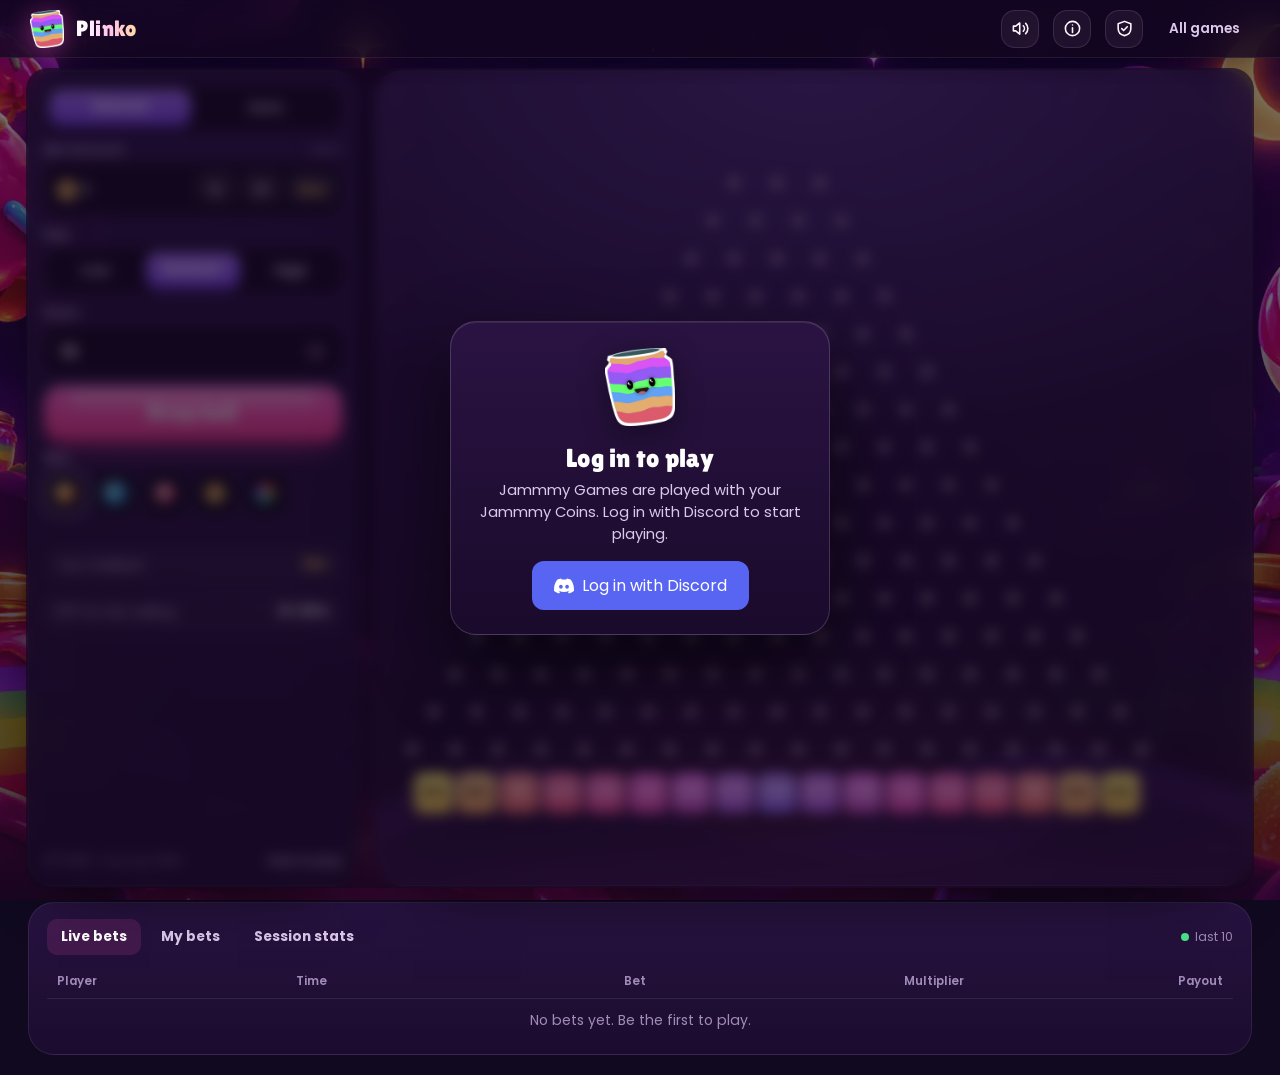
<file: games/plinko.html>
<!doctype html>
<html lang="en">
<head>
<link rel="preconnect" href="https://jammy-lb-proxy.sahil-sah2603.workers.dev" crossorigin>
<meta charset="utf-8">
<meta name="viewport" content="width=device-width,initial-scale=1,viewport-fit=cover">
<title>Plinko · Jammmy Originals</title>
<meta name="description" content="Drop the ball and chase the edge multipliers. Jammmy Originals, provably fair, 98% RTP.">
<link rel="icon" type="image/png" href="../favicon-32.png">
<link rel="preconnect" href="https://fonts.googleapis.com">
<link rel="preconnect" href="https://fonts.gstatic.com" crossorigin>
<link href="https://fonts.googleapis.com/css2?family=Lilita+One&family=Poppins:wght@400;500;600;700;800&display=swap" rel="stylesheet">
<style>
:root{
  --bg:#0c0716; --bg2:#120a22; --panel:#160d2a; --panel2:#1c1135; --line:rgba(255,255,255,.08); --line2:rgba(255,255,255,.14);
  --text:#f5f0ff; --muted:#b9b2d6; --faint:#857ea6;
  --purple:#a855f7; --purple-d:#7c3aed; --pink:#f472b6; --gold:#fbbf24; --gold2:#f59e0b; --green:#4ade80; --red:#fb7185;
  --felt1:#2d1757; --felt2:#1a0d35; --felt3:#0e0720;
  --card:#fbf8f2; --suit-red:#d61f45; --suit-black:#17121f;
  --cw:96px; --ease:cubic-bezier(.2,.8,.2,1);
}
*{box-sizing:border-box}
html,body{margin:0;background:var(--bg);color:var(--text);font-family:'Poppins',system-ui,sans-serif;-webkit-font-smoothing:antialiased}
body{min-height:100vh;background:radial-gradient(1100px 600px at 70% -10%,rgba(124,58,237,.22),transparent 60%),radial-gradient(900px 500px at -10% 110%,rgba(244,114,182,.10),transparent 60%),var(--bg)}
button{font-family:inherit;color:inherit}
:focus-visible{outline:2px solid #c4b5fd;outline-offset:2px}
.hide{display:none!important}

/* ── top bar ── */
.top{position:sticky;top:0;z-index:30;display:flex;align-items:center;gap:14px;padding:12px clamp(14px,3vw,28px);background:rgba(12,7,22,.82);backdrop-filter:blur(14px);-webkit-backdrop-filter:blur(14px);border-bottom:1px solid var(--line)}
.brand{display:flex;align-items:center;gap:10px;text-decoration:none;color:var(--text);min-width:0}
.brand img{width:38px;height:38px;object-fit:contain;filter:drop-shadow(0 4px 12px rgba(168,85,247,.45))}
.brand b{font-family:'Lilita One',sans-serif;font-weight:400;font-size:1.35rem;letter-spacing:.01em;white-space:nowrap;background:linear-gradient(90deg,#fff,#e9d5ff);-webkit-background-clip:text;background-clip:text;color:transparent}
.top-sp{flex:1}
.bal{display:flex;align-items:center;gap:8px;padding:7px 14px 7px 8px;border-radius:999px;background:linear-gradient(180deg,rgba(251,191,36,.14),rgba(251,191,36,.05));border:1px solid rgba(251,191,36,.35);font-weight:700;font-variant-numeric:tabular-nums;white-space:nowrap}
.bal img{width:24px;height:24px}
.bal small{font-weight:600;color:var(--gold);font-size:.7rem;margin-left:2px}
.bal.flash{animation:balFlash .9s var(--ease)}
@keyframes balFlash{30%{box-shadow:0 0 0 4px rgba(251,191,36,.25),0 0 30px rgba(251,191,36,.45)}}
.ibtn{width:40px;height:40px;border-radius:12px;display:grid;place-items:center;background:rgba(255,255,255,.05);border:1px solid var(--line);cursor:pointer;transition:background .2s}
.ibtn:hover{background:rgba(255,255,255,.1)}
.ibtn svg{width:19px;height:19px}
.back{font-size:.85rem;font-weight:600;color:var(--muted);text-decoration:none;padding:9px 12px;border-radius:10px}
.back:hover{color:#fff;background:rgba(255,255,255,.05)}
.notice{margin:14px clamp(14px,3vw,28px) 0;padding:11px 16px;border-radius:14px;font-size:.88rem;display:flex;gap:12px;align-items:center;flex-wrap:wrap;background:rgba(168,85,247,.1);border:1px solid rgba(168,85,247,.35)}
.notice b{color:#e9d5ff}
.notice a{color:#f0abfc;font-weight:600}
.notice.admin{background:rgba(251,191,36,.08);border-color:rgba(251,191,36,.35)}
.notice .sw{display:inline-flex;align-items:center;gap:8px;margin-left:auto;cursor:pointer;font-weight:600}
.notice input[type=number]{width:90px;padding:6px 8px;border-radius:8px;background:rgba(0,0,0,.3);border:1px solid var(--line2);color:#fff;font:600 .85rem 'Poppins'}

/* ── layout ── */
.wrap{max-width:1360px;margin:0 auto;padding:18px clamp(14px,3vw,28px) 40px}
.game{display:grid;grid-template-columns:330px minmax(0,1fr);gap:16px;align-items:stretch}
.panel{background:linear-gradient(180deg,var(--panel2),var(--panel));border:1px solid var(--line);border-radius:22px;padding:18px;display:flex;flex-direction:column;gap:14px}
.fld label{display:flex;justify-content:space-between;font-size:.78rem;font-weight:600;color:var(--muted);margin-bottom:7px}
.fld label span{color:var(--faint);font-weight:500}
.amt{display:flex;align-items:center;background:#0b0615;border:1px solid var(--line2);border-radius:14px;padding:4px 4px 4px 12px;gap:6px;transition:border-color .2s,box-shadow .2s}
.amt:focus-within{border-color:rgba(168,85,247,.7);box-shadow:0 0 0 3px rgba(168,85,247,.18)}
.amt img{width:20px;height:20px;flex:none}
.amt input{flex:1;min-width:0;width:100%;background:none;border:0;outline:0;color:#fff;font:700 1.02rem 'Poppins';font-variant-numeric:tabular-nums;padding:8px 0}
.amt input::-webkit-outer-spin-button,.amt input::-webkit-inner-spin-button{-webkit-appearance:none;margin:0}
.amt input[type=number]{-moz-appearance:textfield}
.amt .q{flex:none;height:34px;min-width:40px;padding:0 10px;border-radius:10px;border:0;background:rgba(255,255,255,.07);font:700 .8rem 'Poppins';cursor:pointer;transition:background .15s}
.amt .q.qmax{color:#fde68a}
.amt .q:hover{background:rgba(255,255,255,.14)}
.tot{display:flex;justify-content:space-between;font-size:.82rem;color:var(--muted);padding:2px 2px 0}
.tot b{color:#fff;font-variant-numeric:tabular-nums}
.deal{height:58px;border:0;border-radius:16px;cursor:pointer;font:400 1.35rem 'Lilita One',sans-serif;letter-spacing:.03em;color:#fff;background:linear-gradient(135deg,#9333ea,#c026d3);box-shadow:0 10px 30px -8px rgba(192,38,211,.6),inset 0 1px 0 rgba(255,255,255,.25);transition:transform .12s,filter .2s,opacity .2s}
.deal:hover{filter:brightness(1.1)}
.deal:active{transform:scale(.98)}
.deal[disabled]{opacity:.45;cursor:not-allowed;filter:grayscale(.3)}
.ai{display:flex;align-items:center;gap:10px;padding:11px 12px;border-radius:14px;background:rgba(168,85,247,.08);border:1px solid rgba(168,85,247,.25);font-size:.84rem}
.ai img{width:26px;height:26px;object-fit:contain}
.ai .txt{flex:1;min-width:0;color:var(--muted)}
.ai .txt b{color:#fff}
.tg{position:relative;width:40px;height:22px;flex:none}
.tg input{position:absolute;inset:0;opacity:0;margin:0;cursor:pointer}
.tg span{position:absolute;inset:0;border-radius:99px;background:rgba(255,255,255,.14);transition:background .2s;pointer-events:none}
.tg span::after{content:'';position:absolute;top:3px;left:3px;width:16px;height:16px;border-radius:50%;background:#fff;transition:transform .2s var(--ease)}
.tg input:checked+span{background:var(--purple)}
.tg input:checked+span::after{transform:translateX(18px)}
.msg{min-height:1.2em;font-size:.83rem;color:var(--red);text-align:center}
.panel .foot{margin-top:auto;display:flex;justify-content:space-between;font-size:.74rem;color:var(--faint)}
.panel .foot button{background:none;border:0;color:var(--muted);font-weight:600;font-size:.74rem;cursor:pointer;padding:0}
.panel .foot button:hover{color:#fff}
.banner{position:absolute;z-index:20;left:50%;top:46%;padding:8px 22px 10px;border-radius:20px;background:rgba(12,6,24,.72);backdrop-filter:blur(8px);-webkit-backdrop-filter:blur(8px);border:1px solid rgba(255,255,255,.08);transform:translate(-50%,-50%) scale(.7);opacity:0;pointer-events:none;text-align:center;transition:transform .5s cubic-bezier(.34,1.56,.64,1),opacity .3s}
.banner.show{opacity:1;transform:translate(-50%,-50%) scale(1)}
.banner .t{font:400 clamp(1.5rem,3.6vw,2.8rem) 'Lilita One',sans-serif;line-height:1;letter-spacing:.02em;white-space:nowrap}
.banner .s{margin-top:2px;font:800 clamp(.95rem,1.8vw,1.25rem) 'Poppins';font-variant-numeric:tabular-nums}
.banner.win .t{background:linear-gradient(180deg,#fff,#86efac);-webkit-background-clip:text;background-clip:text;color:transparent;filter:drop-shadow(0 4px 24px rgba(74,222,128,.45))}
.banner.win .s{color:#bbf7d0}
.banner.bj .t{background:linear-gradient(180deg,#fff7c2,#fbbf24 60%,#f59e0b);-webkit-background-clip:text;background-clip:text;color:transparent;filter:drop-shadow(0 6px 30px rgba(251,191,36,.6))}
.banner.bj .s{color:#fde68a}
.banner.push .t{color:#e2e8f0}
.banner.lose .t{color:rgba(233,213,255,.55);font-size:clamp(1.4rem,3vw,2.2rem)}
.toast{position:absolute;z-index:21;left:50%;bottom:18px;transform:translate(-50%,20px);opacity:0;padding:9px 16px;border-radius:12px;background:rgba(10,5,20,.9);border:1px solid rgba(251,191,36,.45);font:700 .86rem 'Poppins';color:#fde68a;transition:.35s var(--ease);pointer-events:none;white-space:nowrap}
.toast.show{opacity:1;transform:translate(-50%,0)}
.coin-fx{position:absolute;z-index:19;width:26px;height:26px;pointer-events:none}
.idle{position:absolute;z-index:3;left:50%;top:68%;transform:translate(-50%,-50%);text-align:center;color:rgba(233,213,255,.5);font-size:.9rem;transition:opacity .3s;pointer-events:none}
.idle img{width:84px;opacity:.9;display:block;margin:0 auto 10px;filter:drop-shadow(0 8px 20px rgba(168,85,247,.45));animation:bob 3.4s ease-in-out infinite}
@keyframes bob{50%{transform:translateY(-8px)}}
/* ── bets list ── */
.bets{margin-top:16px;background:linear-gradient(180deg,var(--panel2),var(--panel));border:1px solid var(--line);border-radius:22px;padding:6px 18px 12px}
.bets-h{display:flex;align-items:center;gap:6px;padding:10px 0}
.tab{border:0;background:none;padding:8px 14px;border-radius:10px;font:700 .86rem 'Poppins';color:var(--muted);cursor:pointer}
.tab.on{background:rgba(255,255,255,.07);color:#fff}
.live-dot{width:8px;height:8px;border-radius:50%;background:var(--green);box-shadow:0 0 0 0 rgba(74,222,128,.6);animation:pulse 1.8s infinite;margin-left:auto}
@keyframes pulse{70%{box-shadow:0 0 0 8px rgba(74,222,128,0)}100%{box-shadow:0 0 0 0 rgba(74,222,128,0)}}
.bets-h .live{font-size:.76rem;color:var(--faint)}
.grid{width:100%;border-collapse:collapse;font-size:.88rem;font-variant-numeric:tabular-nums}
.grid th{text-align:left;font-size:.74rem;font-weight:600;color:var(--faint);padding:8px 10px;border-bottom:1px solid var(--line)}
.grid td{padding:11px 10px;border-bottom:1px solid rgba(255,255,255,.04)}
.grid tr:last-child td{border-bottom:0}
.grid .r{text-align:right}
.grid .who{display:flex;align-items:center;gap:8px;font-weight:600}
.grid .who img{width:18px;height:18px}
.grid .coin{display:inline-flex;align-items:center;gap:5px;justify-content:flex-end}
.grid .coin img{width:15px;height:15px}
.grid .pos{color:var(--green);font-weight:700}
.grid .neg{color:var(--faint)}
.grid .m{font-weight:700}
.grid .m.hi{color:var(--gold)}
.grid tr.new td{animation:rowIn .6s var(--ease)}
@keyframes rowIn{from{background:rgba(168,85,247,.18);transform:translateY(-6px);opacity:0}}
.empty{padding:22px;text-align:center;color:var(--faint);font-size:.88rem}

/* ── modals ── */
.modal{position:fixed;inset:0;z-index:50;display:grid;place-items:center;padding:16px;background:rgba(5,2,12,.7);backdrop-filter:blur(6px);-webkit-backdrop-filter:blur(6px)}
.modal .box{width:min(560px,100%);max-height:88vh;overflow:auto;background:linear-gradient(180deg,#1d1236,#140b26);border:1px solid var(--line2);border-radius:20px;padding:22px 22px 18px;box-shadow:0 30px 90px rgba(0,0,0,.6);animation:pop .3s var(--ease)}
@keyframes pop{from{transform:translateY(10px) scale(.97);opacity:0}}
.modal h2{font:400 1.6rem 'Lilita One',sans-serif;margin:0 0 12px;letter-spacing:.01em}
.modal h3{font-size:.95rem;margin:18px 0 8px}
.modal p,.modal li{font-size:.88rem;color:var(--muted);line-height:1.55}
.modal ul{padding-left:18px;margin:6px 0}
.modal .x{float:right;margin:-4px -4px 0 0}
.pt{width:100%;border-collapse:collapse;font-size:.86rem}
.pt td{padding:7px 4px;border-bottom:1px solid var(--line)}
.pt td:last-child{text-align:right;font-weight:700;color:#fde68a}
.seedrow{margin:10px 0}
.seedrow label{display:block;font-size:.76rem;color:var(--faint);margin-bottom:4px}
.seedrow .v{display:flex;gap:8px}
.seedrow input,.seedrow code{flex:1;min-width:0;padding:9px 10px;border-radius:10px;background:#0b0615;border:1px solid var(--line2);color:#fff;font:500 .78rem ui-monospace,Menlo,Consolas,monospace;overflow:hidden;text-overflow:ellipsis;white-space:nowrap}
.sbtn{padding:9px 14px;border-radius:10px;border:1px solid var(--line2);background:rgba(255,255,255,.07);font:600 .82rem 'Poppins';cursor:pointer;white-space:nowrap}
.sbtn.p{background:linear-gradient(135deg,#9333ea,#c026d3);border-color:transparent}
.ver{margin-top:10px;font-size:.84rem}
.mini{display:inline-flex;gap:4px;flex-wrap:wrap;margin-top:6px}
.mini span{display:inline-grid;place-items:center;min-width:34px;height:26px;padding:0 6px;border-radius:6px;background:var(--card);color:var(--suit-black);font:800 .78rem 'Poppins'}
.mini span.r{color:var(--suit-red)}
@media (max-width:1100px){.game{grid-template-columns:300px minmax(0,1fr)}}
.fld{min-width:0}
@media (max-width:900px){
  .game{grid-template-columns:minmax(0,1fr)}
  .stage{order:-1}
  .panel{border-radius:18px}
  .brand b{font-size:1.1rem}
  .back{display:none}
  .grid .hm{display:none}
}
@media (max-width:420px){.brand b{display:none}.top{gap:8px}}
@media (prefers-reduced-motion:reduce){.banner{transition-duration:.01s!important}.live-dot{animation:none}}

.notice .sw{border:0;background:none;color:#e9d5ff;font:700 .84rem 'Poppins';padding:0;white-space:nowrap}
.notice .sw:hover{color:#fff;text-decoration:underline}
@media (max-width:600px){.notice{font-size:.78rem;padding:9px 12px;gap:6px 12px}.notice .sw{margin-left:0;font-size:.78rem}}
.sbtn.wide{width:100%;margin-top:8px;padding:11px 14px}
.sbtn[disabled]{opacity:.5;cursor:default}
.fine{font-size:.74rem;color:var(--faint);margin-top:6px}
tr.chk{cursor:pointer}
tr.chk:hover td{background:rgba(255,255,255,.03)}

.stage{position:relative;border-radius:26px;overflow:hidden;min-height:clamp(420px,calc(100vh - 250px),600px);background:radial-gradient(120% 90% at 50% 12%,#2d1757 0%,#1a0d35 55%,#0e0720 100%);border:1px solid rgba(255,255,255,.07);box-shadow:inset 0 0 120px rgba(0,0,0,.55),0 30px 80px -30px rgba(0,0,0,.8);isolation:isolate}
.stage::before{content:'';position:absolute;inset:0;background:url("data:image/svg+xml,%3Csvg xmlns='http://www.w3.org/2000/svg' width='140' height='140'%3E%3Cfilter id='n'%3E%3CfeTurbulence type='fractalNoise' baseFrequency='.9' numOctaves='2'/%3E%3CfeColorMatrix values='0 0 0 0 1 0 0 0 0 1 0 0 0 0 1 0 0 0 .05 0'/%3E%3C/filter%3E%3Crect width='140' height='140' filter='url(%23n)'/%3E%3C/svg%3E");opacity:.7;pointer-events:none;z-index:0}
.seg{display:grid;grid-auto-flow:column;grid-auto-columns:1fr;gap:4px;padding:4px;border-radius:14px;background:#0b0615;border:1px solid var(--line2)}
.seg button{height:38px;border:0;border-radius:10px;background:none;font:700 .86rem 'Poppins';color:var(--muted);cursor:pointer;transition:background .15s,color .15s}
.seg button:hover:not([disabled]){color:#fff}
.seg button.on{background:rgba(168,85,247,.25);color:#fff;box-shadow:inset 0 0 0 1px rgba(168,85,247,.55)}
.seg button[disabled]{cursor:not-allowed;opacity:.5}
.sel{position:relative}
.sel select{width:100%;height:48px;appearance:none;-webkit-appearance:none;background:#0b0615;border:1px solid var(--line2);border-radius:14px;color:#fff;font:700 1rem 'Poppins';padding:0 40px 0 14px;cursor:pointer}
.sel::after{content:'';position:absolute;right:16px;top:50%;width:8px;height:8px;border-right:2px solid var(--muted);border-bottom:2px solid var(--muted);transform:translateY(-70%) rotate(45deg);pointer-events:none}
.sel select:focus{outline:0;border-color:rgba(168,85,247,.7);box-shadow:0 0 0 3px rgba(168,85,247,.18)}
.sel select[disabled]{opacity:.5;cursor:not-allowed}
.stat{display:flex;justify-content:space-between;align-items:center;font-size:.82rem;color:var(--muted);padding:9px 12px;border-radius:12px;background:rgba(255,255,255,.035);border:1px solid var(--line)}
.stat b{color:#fff;font-variant-numeric:tabular-nums}
.stat b.g{color:var(--gold)}
.deal.cash{background:linear-gradient(135deg,#16a34a,#22c55e);box-shadow:0 10px 30px -8px rgba(34,197,94,.6),inset 0 1px 0 rgba(255,255,255,.25)}
.deal small{display:block;font:700 .78rem 'Poppins';opacity:.9;margin-top:1px;letter-spacing:0}
.btn2{height:46px;border-radius:14px;border:1px solid var(--line2);background:rgba(255,255,255,.06);font:700 .9rem 'Poppins';cursor:pointer;display:flex;align-items:center;justify-content:center;gap:8px;transition:background .15s,transform .1s,opacity .2s}
.btn2:hover:not([disabled]){background:rgba(255,255,255,.11)}
.btn2:active:not([disabled]){transform:scale(.98)}
.btn2[disabled]{opacity:.35;cursor:not-allowed}
.btn2 kbd,.deal kbd{font:600 .64rem 'Poppins';color:var(--faint);border:1px solid var(--line2);border-radius:5px;padding:1px 5px}
@media (max-width:900px){.stage{min-height:0;border-radius:20px}.panel>.deal{order:-1}}
@media (hover:none){kbd{display:none!important}}

/* ── extras: sound menu ── */
.jx-pop{position:absolute;z-index:60;width:260px;padding:14px 14px 12px;border-radius:16px;background:linear-gradient(180deg,#1d1236,#140b26);border:1px solid rgba(255,255,255,.14);box-shadow:0 20px 50px rgba(0,0,0,.55);display:none;flex-direction:column;gap:8px;font-family:'Poppins',sans-serif;color:#fff}
.jx-pop.show{display:flex;animation:jxIn .18s ease}
@keyframes jxIn{from{opacity:0;transform:translateY(-4px)}}
.jx-row{display:flex;align-items:center;gap:10px;font-size:.86rem}
.jx-row b{font-weight:600}
.jx-row small{margin-left:auto;font-size:.7rem;color:#857ea6}
.jx-sw{position:relative;width:38px;height:21px;flex:none}
.jx-sw input{position:absolute;inset:0;opacity:0;margin:0;cursor:pointer}
.jx-sw span{position:absolute;inset:0;border-radius:99px;background:rgba(255,255,255,.14);transition:background .2s;pointer-events:none}
.jx-sw span::after{content:'';position:absolute;top:3px;left:3px;width:15px;height:15px;border-radius:50%;background:#fff;transition:transform .2s}
.jx-sw input:checked+span{background:#a855f7}
.jx-sw input:checked+span::after{transform:translateX(17px)}
.jx-sw input:focus-visible+span{outline:2px solid #c4b5fd;outline-offset:2px}
.jx-pop input[type=range]{width:100%;accent-color:#a855f7;margin:0 0 6px}
.jx-pop input[type=range][disabled]{opacity:.35}
/* ── extras: session stats ── */
.jx-sess{padding:4px 0 6px}
.jx-tiles{display:grid;grid-template-columns:repeat(5,minmax(0,1fr));gap:10px}
.jx-t{padding:11px 12px;border-radius:14px;background:rgba(255,255,255,.035);border:1px solid rgba(255,255,255,.08);display:flex;flex-direction:column;gap:2px;min-width:0}
.jx-t span{font-size:.72rem;color:#857ea6}
.jx-t b{font-size:1.05rem;font-variant-numeric:tabular-nums;white-space:nowrap;overflow:hidden;text-overflow:ellipsis}
.jx-t b small{font-size:.7rem;color:#857ea6;font-weight:500}
.jx-t b.pos{color:#4ade80}.jx-t b.neg{color:#fb7185}.jx-t b.gold{color:#fbbf24}
.jx-gw{margin-top:12px;height:170px;border-radius:14px;background:rgba(5,2,12,.35);border:1px solid rgba(255,255,255,.06)}
.jx-gw canvas{width:100%;height:100%;display:block}
.jx-foot{display:flex;justify-content:space-between;align-items:center;margin-top:10px;font-size:.74rem;color:#857ea6}
.jx-foot button{border:0;background:none;color:#b9b2d6;font:600 .76rem 'Poppins',sans-serif;cursor:pointer}
.jx-foot button:hover{color:#fff}
.grid.hide,.jx-sess.hide{display:none!important}
@media (max-width:700px){.jx-tiles{grid-template-columns:repeat(2,minmax(0,1fr))}.jx-t:first-child{grid-column:1/-1}.jx-gw{height:140px}}
@media (max-width:600px){.bets-h .tab{padding:8px 10px;font-size:.8rem;white-space:nowrap}.bets-h .live{display:none}}

.stage{display:flex;flex-direction:column;padding:14px}
.pwrap{position:relative;z-index:1;flex:1;display:flex;gap:10px;min-height:clamp(380px,calc(100vh - 290px),560px)}
.pboard{position:relative;flex:1;min-width:0}
.pboard canvas{position:absolute;inset:0;display:block}
.hist{width:62px;flex:none;display:flex;flex-direction:column;gap:6px;padding-top:10px}
.hp{height:34px;border-radius:10px;display:grid;place-items:center;font:800 .78rem 'Poppins';color:#fff;box-shadow:0 4px 10px rgba(0,0,0,.35);animation:hpIn .35s var(--ease)}
.hp:nth-child(n+6){opacity:.55}
@keyframes hpIn{from{transform:translateY(-14px);opacity:0}}
#autoBox{display:flex;flex-direction:column;gap:12px}
.hide{display:none!important}
.duo{display:grid;grid-template-columns:1fr 1fr;gap:10px}
.amt.sm{padding:2px 10px}
.amt.sm input{font-size:.92rem;padding:9px 0}
.amt.sm input::placeholder{color:var(--faint);font-weight:500}
.amt .unit{color:var(--faint);font-weight:700;font-size:.85rem}
.seg.sm button{height:34px;font-size:.8rem}
.chk{display:flex!important;align-items:center;gap:8px;height:42px;margin:0!important;font-size:.82rem!important;color:#fff!important;cursor:pointer;justify-content:flex-start!important}
.chk input{width:17px;height:17px;accent-color:#a855f7}
.deal.stop{background:linear-gradient(135deg,#be123c,#e11d48);box-shadow:0 10px 30px -8px rgba(225,29,72,.6),inset 0 1px 0 rgba(255,255,255,.25)}
.skins{display:flex;gap:8px}
.skins button{width:42px;height:42px;border-radius:12px;border:1px solid var(--line2);background:#0b0615;display:grid;place-items:center;cursor:pointer;transition:border-color .15s,transform .1s}
.skins button:hover{border-color:rgba(255,255,255,.35)}
.skins button.on{border-color:#e9d5ff;box-shadow:0 0 0 2px rgba(233,213,255,.35)}
.skins i,.skins img{width:20px;height:20px;border-radius:50%;display:block}
.lock{font-size:.74rem;color:var(--faint);text-align:center;margin-top:-6px}
@media (max-width:900px){
  .stage{padding:8px}
  .pwrap{flex-direction:column-reverse;min-height:0}
  .pboard{flex:none;aspect-ratio:1/1.02}
  .hist{width:auto;flex-direction:row;height:30px;padding:0 4px;overflow:hidden}
  .hp{height:28px;min-width:48px;padding:0 6px;font-size:.72rem}
  .hp:nth-child(n+6){display:none}
}

/* ── ice skin (matches the site's winter theme) ── */
:root{--bg:#06111f;--bg2:#0a1a2e;--panel:#0b192c;--panel2:#10233b;--purple:#38bdf8;--purple-d:#0284c7;--felt1:#134a78;--felt2:#0b2a4c;--felt3:#06142a;--muted:#b4c6dc;--faint:#7f93ad}
body{background:radial-gradient(1100px 600px at 70% -10%,rgba(56,189,248,.18),transparent 60%),radial-gradient(900px 500px at -10% 110%,rgba(129,140,248,.12),transparent 60%),var(--bg)}
:focus-visible{outline-color:#bae6fd}
.top{background:rgba(6,17,31,.84)}
.brand img{filter:drop-shadow(0 4px 12px rgba(56,189,248,.45))}
.brand b{background:linear-gradient(90deg,#fff,#bae6fd)!important;-webkit-background-clip:text!important;background-clip:text!important}
.stage{background:radial-gradient(120% 90% at 50% 12%,#134a78 0%,#0b2a4c 55%,#06142a 100%)}
.deal{background:linear-gradient(135deg,#0ea5e9,#6366f1);box-shadow:0 10px 30px -8px rgba(56,189,248,.6),inset 0 1px 0 rgba(255,255,255,.25)}
.seg button.on{background:rgba(56,189,248,.22);box-shadow:inset 0 0 0 1px rgba(125,211,252,.6)}
.sel select:focus{border-color:rgba(125,211,252,.7);box-shadow:0 0 0 3px rgba(56,189,248,.18)}
.notice{background:rgba(56,189,248,.09);border-color:rgba(125,211,252,.3)}
.notice b{color:#e0f2fe}.notice a{color:#7dd3fc}
.sbtn.p{background:linear-gradient(135deg,#0ea5e9,#6366f1)}
.modal .box{background:linear-gradient(180deg,#10243d,#0b192c)}
.t{background:linear-gradient(180deg,#2c6699 0%,#1b4372 100%);box-shadow:inset 0 1px 0 rgba(255,255,255,.22),inset 0 -3px 0 rgba(0,0,0,.25),0 5px 0 #0c2442,0 8px 16px rgba(0,0,0,.35)}
.mgrid.live .t:not(.open):hover{box-shadow:inset 0 1px 0 rgba(255,255,255,.25),inset 0 -3px 0 rgba(0,0,0,.25),0 8px 0 #0c2442,0 14px 22px rgba(56,189,248,.35)}
.t.open{background:#071528}
.amt,.amt-in{border-color:rgba(125,211,252,.18)}

.net-wait{transform:scale(.98);animation:netPulse .7s ease-in-out infinite;transition:transform .08s}
@keyframes netPulse{50%{opacity:.75}}
.fair-chk{margin-top:14px;font-size:.84rem;color:var(--muted,#9fb3d1)}.fair-chk a{color:#7dd3fc}
@media (min-width:901px){.stage{align-self:start;position:sticky;top:12px;height:calc(100vh - 250px);min-height:440px!important}.pwrap{min-height:0!important}}
</style>
<style>
/* login gate: games are played with real Jammmy Coins only (no demo) */
.game{position:relative}
.jg-gate{position:absolute;inset:-2px;z-index:60;display:grid;place-items:center;padding:20px;border-radius:22px;background:rgba(6,10,22,.62);backdrop-filter:blur(7px);-webkit-backdrop-filter:blur(7px)}
.jg-gate-card{max-width:380px;text-align:center;padding:26px 26px 24px;border-radius:20px;background:linear-gradient(180deg,#14203a,#0c1426);border:1px solid rgba(125,211,252,.22);box-shadow:0 20px 50px rgba(0,0,0,.5)}
.jg-gate-card img{width:64px;height:64px;object-fit:contain;filter:drop-shadow(0 6px 14px rgba(0,0,0,.4))}
.jg-gate-card h3{margin:10px 0 6px;font-size:1.3rem;color:#fff}
.jg-gate-card p{margin:0 0 16px;color:#b6c4dc;font-size:.92rem;line-height:1.5}
.jg-gate-card a,.jg-gate-card button{display:inline-flex;align-items:center;gap:8px;padding:12px 22px;border-radius:12px;border:0;background:#5865f2;color:#fff;font:700 .95rem inherit;text-decoration:none;cursor:pointer}
.jg-gate-card a:hover,.jg-gate-card button:hover{background:#4752c4}
.jg-gate-card a svg{width:20px;height:20px}
body.jg-gated .bal{visibility:hidden}
</style>
<script>
/* Shows the login gate over the game. why: 'login' | 'soon' | 'blocked' | 'net' */
function jgGate(why, name) {
  document.body.classList.add('jg-gated');
  var g = document.querySelector('.game'); if (!g) return;
  var old = g.querySelector('.jg-gate'); if (old) old.remove();
  var dc = '<svg viewBox="0 0 24 24" fill="currentColor" aria-hidden="true"><path d="M20.3 4.4A19.6 19.6 0 0 0 15.4 3l-.6 1.3a18 18 0 0 0-5.6 0L8.6 3a19.6 19.6 0 0 0-4.9 1.5C.6 9.1-.3 13.6.1 18.1a19.8 19.8 0 0 0 6 3l1.3-2.1a12.8 12.8 0 0 1-2-1l.5-.4a14.1 14.1 0 0 0 12.2 0l.5.4a12.8 12.8 0 0 1-2 1l1.3 2.1a19.7 19.7 0 0 0 6-3c.5-5.2-.9-9.7-3.6-13.7zM8.3 15.3c-1.2 0-2.2-1.1-2.2-2.4s1-2.4 2.2-2.4 2.2 1.1 2.2 2.4-1 2.4-2.2 2.4zm7.4 0c-1.2 0-2.2-1.1-2.2-2.4s1-2.4 2.2-2.4 2.2 1.1 2.2 2.4-1 2.4-2.2 2.4z"/></svg>';
  var t, p, btn;
  if (why === 'soon') { t = (name || 'This game') + ' is coming soon'; p = 'It opens for everyone very soon. Check back shortly.'; btn = ''; }
  else if (why === 'blocked') { t = 'You can\'t play right now'; p = 'Your account can\'t play Jammmy Games. Contact a mod on Discord if you think this is a mistake.'; btn = ''; }
  else if (why === 'net') { t = 'Couldn\'t reach the server'; p = 'Check your connection and try again.'; btn = '<button type="button" onclick="location.reload()">Try again</button>'; }
  else { t = 'Log in to play'; p = 'Jammmy Games are played with your Jammmy Coins. Log in with Discord to start playing.'; btn = '<a href="../" target="_top" onclick="return jgLogin()">' + dc + 'Log in with Discord</a>'; }
  g.insertAdjacentHTML('beforeend', '<div class="jg-gate" role="dialog" aria-label="' + t + '"><div class="jg-gate-card"><img src="../jar-clean.webp" alt=""><h3>' + t + '</h3><p>' + p + '</p>' + btn + '</div></div>');
  var n = document.getElementById('notices'); if (n) n.innerHTML = '';
}
/* no playing behind the gate with the keyboard */
window.addEventListener('keydown', function (e) { if (document.body.classList.contains('jg-gated') && !/INPUT|TEXTAREA|SELECT/.test((e.target.tagName || ''))) e.stopImmediatePropagation(); }, true);
</script>
<style id="jgFit">
/* ===== Fit to screen (2026-11-05) =====
   The table and the buttons you need mid-round always fit on one screen:
   laptop  → the game fills the height under the header; the bet panel scrolls inside itself if it must.
   phone   → table on top, then a dock with the main buttons and bet amount; the other settings sit below. */
.top{padding-top:8px;padding-bottom:8px}
.top .ibtn{width:38px;height:38px}
.panel::-webkit-scrollbar{width:6px}.panel::-webkit-scrollbar-thumb{background:rgba(255,255,255,.14);border-radius:6px}
@media (min-width:901px){
  .wrap{padding-top:12px;padding-bottom:20px}
  .game{height:var(--gh,auto);min-height:0}
  .game > .panel{min-height:0;overflow-y:auto;overscroll-behavior:contain;scrollbar-width:thin;scrollbar-color:rgba(255,255,255,.14) transparent;padding:15px;gap:11px}
  .game > .table,.game > .stage{min-height:0!important;height:auto}
  .panel .deal{height:52px}
  .seg button{height:34px}
  .btn2{height:42px}
  .stat{padding:7px 12px}
  .fld label{margin-bottom:5px}
}
@media (min-width:901px) and (max-height:820px){
  .panel .foot{display:none}
}
@media (max-width:900px){
  .wrap{padding:8px 8px 24px}
  .top{padding-left:10px;padding-right:10px;gap:8px}
  .top .brand img{width:30px;height:30px}
  .game{display:flex;flex-direction:column;gap:8px}
  .game > .table,.game > .stage{order:-1;height:var(--sh,auto);min-height:0!important;flex:none}
  .game > .panel{padding:10px;gap:8px;border-radius:16px}
  .panel .deal{height:50px;font-size:1.2rem}
  .amt{min-height:0}
  .fld label{margin-bottom:4px}
  .panel .foot{margin-top:4px}
  /* messages float just above the dock instead of hiding below it */
  .game > .panel > .msg{position:absolute;left:10px;right:10px;top:-6px;transform:translateY(-100%);z-index:20;pointer-events:none;margin:0}
  .game > .panel > .msg:empty{display:none}
  .game > .panel > .msg:not(:empty){background:rgba(8,14,28,.94);padding:8px 12px;border-radius:12px;border:1px solid rgba(255,255,255,.14);box-shadow:0 10px 24px rgba(0,0,0,.45)}
}
</style>
<style id="jgFitPlinko">
.pwrap{min-height:0!important}
@media (min-width:901px){.game > .stage{align-self:stretch;position:relative;top:auto;height:auto;min-height:0!important}}
@media (max-width:900px){
  .game > .panel{position:relative}
  .panel > .deal{order:1}
  .panel > .fld.betf{order:2}
  .panel > *:not(.deal):not(.betf){order:5}
  .pboard{flex:1;aspect-ratio:auto;min-height:0}
}
</style>
<link rel="stylesheet" href="candy.css?v=20261126b">
</head>
<body class="candy">
<header class="top">
  <a class="brand" href="./" title="All Jammmy Originals"><img src="../jar-clean.webp" alt=""><b>Plinko</b></a>
  <div class="top-sp"></div>
  <div class="bal" id="bal" title="Your balance"><img src="../jammmy-coin.webp" alt=""><span id="balNum">0</span><small>DEMO</small></div>
  <button class="ibtn" id="sndBtn" type="button" aria-label="Sound on" title="Sound"></button>
  <button class="ibtn" type="button" aria-label="How to play" title="How to play" onclick="openModal('rules')"><svg viewBox="0 0 24 24" fill="none" stroke="currentColor" stroke-width="2" stroke-linecap="round"><circle cx="12" cy="12" r="9"/><path d="M12 11v6M12 7.5v.01"/></svg></button>
  <button class="ibtn" type="button" aria-label="Provably fair" title="Provably fair" onclick="openModal('fair')"><svg viewBox="0 0 24 24" fill="none" stroke="currentColor" stroke-width="2" stroke-linecap="round" stroke-linejoin="round"><path d="M12 3l8 3v6c0 5-3.4 8-8 9-4.6-1-8-4-8-9V6z"/><path d="M8.5 12.2l2.4 2.4 4.6-4.8"/></svg></button>
  <a class="back" href="./">All games</a>
</header>
<div id="notices"></div>
<div class="wrap">
  <div class="game">
    <aside class="panel" aria-label="Bet controls">
      <div class="seg" id="modeSeg" role="group" aria-label="Mode"><button type="button" data-m="manual" class="on">Manual</button><button type="button" data-m="auto">Auto</button></div>
      <div class="fld betf" data-dock>
        <label for="bet">Bet amount <span>min 1</span></label>
        <div class="amt"><img src="../jammmy-coin.webp" alt=""><input id="bet" type="number" inputmode="decimal" min="1" step="1" aria-label="Bet amount in coins"><button class="q" type="button" data-q="half" data-for="bet">½</button><button class="q" type="button" data-q="double" data-for="bet">2×</button><button class="q qmax" type="button" data-q="max" data-for="bet" title="Bet all your coins, up to the max bet">Max</button></div>
      </div>
      <div class="fld"><label>Risk</label><div class="seg" id="risk" role="group" aria-label="Risk"><button type="button" data-r="low">Low</button><button type="button" data-r="medium">Medium</button><button type="button" data-r="high">High</button></div></div>
      <div class="fld"><label for="rows">Rows</label><div class="sel"><select id="rows" aria-label="Rows"></select></div></div>
      <div id="autoBox" class="hide">
        <div class="duo">
          <div class="fld"><label for="aN">Balls <span>0 = ∞</span></label><div class="amt sm"><input id="aN" type="number" min="0" step="1" inputmode="numeric" value="20"></div></div>
          <div class="fld"><label>Speed</label><div class="seg sm" id="speedSeg"><button type="button" data-v="normal">1×</button><button type="button" data-v="fast">2×</button><button type="button" data-v="turbo">4×</button></div></div>
        </div>
        <div class="duo">
          <div class="fld"><label for="aP">Stop at profit</label><div class="amt sm"><input id="aP" type="number" min="0" step="1" inputmode="decimal" placeholder="off"></div></div>
          <div class="fld"><label for="aL">Stop at loss</label><div class="amt sm"><input id="aL" type="number" min="0" step="1" inputmode="decimal" placeholder="off"></div></div>
        </div>
        <div class="duo">
          <div class="fld"><label for="aInc">On loss, raise bet</label><div class="amt sm"><input id="aInc" type="number" min="0" step="1" inputmode="decimal" placeholder="off"><span class="unit">%</span></div></div>
          <div class="fld"><label for="aReset">On win</label><label class="chk"><input type="checkbox" id="aReset" checked> Back to start bet</label></div>
        </div>
      </div>
      <button class="deal" id="dropBtn" type="button" data-dock>Drop ball</button>
      <div class="fld"><label>Ball</label><div class="skins" id="skins" role="group" aria-label="Ball style">
        <button type="button" data-s="gold" title="Gold"><i style="background:radial-gradient(circle at 35% 35%,#fff7d6,#fbbf24 45%,#db2777)"></i></button>
        <button type="button" data-s="neon" title="Neon"><i style="background:radial-gradient(circle at 35% 35%,#fff,#22d3ee 45%,#7c3aed);box-shadow:0 0 10px #22d3ee"></i></button>
        <button type="button" data-s="ruby" title="Ruby"><i style="background:radial-gradient(circle at 35% 35%,#ffe4e6,#fb7185 45%,#9f1239)"></i></button>
        <button type="button" data-s="coin" title="Jammmy Coin"><img src="../jammmy-coin.webp" alt=""></button>
        <button type="button" data-s="rainbow" title="Rainbow"><i style="background:conic-gradient(#f43f5e,#f59e0b,#22c55e,#22d3ee,#8b5cf6,#f43f5e)"></i></button>
      </div></div>

      <div class="lock" id="lockNote" style="visibility:hidden">Risk and rows unlock when the balls land.</div>
      <div class="stat"><span>Top multiplier</span><b id="maxX" class="g">110×</b></div>
      <div class="stat"><span>RTP for this setting</span><b id="rtp">98.00%</b></div>
      <div class="msg" id="msg" role="status" aria-live="polite"></div>
      <div class="foot"><span>RTP 98% · max win 100K</span><button type="button" onclick="openModal('rules')">How to play</button></div>
    </aside>
    <section class="stage" id="stage" aria-label="Plinko">
      <div class="pwrap"><div class="pboard"><canvas id="pcv" aria-label="Plinko board"></canvas></div><div class="hist" id="hist" aria-label="Last results"></div></div>
      <div class="banner" id="banner"><div class="t"></div><div class="s"></div></div>
      <div class="toast" id="toast"></div>
    </section>
  </div>
  <section class="bets" aria-label="Recent bets">
    <div class="bets-h">
      <button class="tab on" type="button" data-tab="all">Live bets</button>
      <button class="tab" type="button" data-tab="mine">My bets</button>
      <span class="live-dot" aria-hidden="true"></span><span class="live">last 10</span>
    </div>
    <table class="grid"><thead><tr><th>Player</th><th class="hm">Time</th><th class="r">Bet</th><th class="r">Multiplier</th><th class="r">Payout</th></tr></thead><tbody id="betRows"></tbody></table>
  </section>
</div>
<div class="modal hide" id="m-rules" onclick="if(event.target===this)closeModal()">
  <div class="box" role="dialog" aria-modal="true" aria-labelledby="rulesH">
    <button class="ibtn x" type="button" onclick="closeModal()" aria-label="Close">✕</button>
    <h2 id="rulesH">How to play Plinko</h2>
    <ul>
      <li>Choose your bet, the risk and how many rows of pegs (8 to 16).</li>
      <li>Press <b>Drop ball</b>. The ball bounces left or right at every row and lands in a slot. You win your bet times that slot's multiplier.</li>
      <li>Edge slots pay the most and are the hardest to hit. Higher risk means bigger edges and smaller middles.</li>
      <li>Drop as many balls as you like, or use <b>Auto drop</b>. Risk and rows can be changed once all balls have landed.</li>
      <li>Every setting returns about 98% (between 97.9% and 98.2%). The panel shows the exact figure. Biggest win per ball: 100,000 coins.</li>
    </ul>
    <h3>Top multipliers with 16 rows</h3>
    <table class="pt"><tr><td>Low risk</td><td>17×</td></tr><tr><td>Medium risk</td><td>110×</td></tr><tr><td>High risk</td><td>1,000×</td></tr></table>
    <h3>Keyboard</h3><p>Space drops a ball.</p>
  </div>
</div>
<div class="modal hide" id="m-fair" onclick="if(event.target===this)closeModal()">
  <div class="box" role="dialog" aria-modal="true" aria-labelledby="fairH">
    <button class="ibtn x" type="button" onclick="closeModal()" aria-label="Close">✕</button>
    <h2 id="fairH">Provably fair</h2>
    <div id="fairBody">
    <p>Before you bet, the result is locked in: you see a hash of the server's secret seed. Your client seed and the round number are mixed in, and after the round the secret seed is shown so you can check the result yourself.</p>
    <div class="seedrow"><label>Next server seed (hashed)</label><div class="v"><code id="fNext">—</code></div></div>
    <div class="seedrow"><label for="fClient">Your client seed</label><div class="v"><input id="fClient" maxlength="64" autocomplete="off"><button class="sbtn" type="button" onclick="newClientSeed()">Random</button><button class="sbtn p" type="button" onclick="saveClientSeed()">Save</button></div></div>
    <div class="seedrow"><label>Rounds played with this game</label><div class="v"><code id="fNonce">0</code></div></div>
    <h3>Last round</h3>
    <div id="fLast"><p>Play a round to see its seeds here.</p></div>
    </div>
  </div>
</div>

<script>
/* ===== Jammmy Originals: provably fair numbers (shared by the pages and, later, the worker) =====
   Every round uses a secret server seed (its SHA-256 hash is shown before you bet), your client
   seed and a round number (nonce). HMAC-SHA256(serverSeed, "clientSeed:nonce:cursor") gives 32
   bytes; every 4 bytes become one number between 0 and 1. Nothing else decides the result. */
async function joHmacKey(serverSeed) {
  return crypto.subtle.importKey('raw', new TextEncoder().encode(serverSeed), { name: 'HMAC', hash: 'SHA-256' }, false, ['sign']);
}
function joStream(serverSeed, clientSeed, nonce) {
  var keyP = joHmacKey(serverSeed), buf = [], cursor = 0, enc = new TextEncoder();
  async function fill() {
    var key = await keyP;
    var b = new Uint8Array(await crypto.subtle.sign('HMAC', key, enc.encode(clientSeed + ':' + nonce + ':' + cursor++)));
    for (var j = 0; j + 4 <= b.length; j += 4) buf.push(b[j] / 256 + b[j + 1] / 65536 + b[j + 2] / 16777216 + b[j + 3] / 4294967296);
  }
  return {
    all: buf,                                   /* every number produced so far, in order */
    get: async function (i) { while (buf.length <= i) await fill(); return buf[i]; },
    take: async function (n) { while (buf.length < n) await fill(); return buf.slice(0, n); },
  };
}
async function joFloats(serverSeed, clientSeed, nonce, count) { return joStream(serverSeed, clientSeed, nonce).take(count); }
async function joSha256(s) {
  var h = new Uint8Array(await crypto.subtle.digest('SHA-256', new TextEncoder().encode(s)));
  return Array.from(h, function (b) { return b.toString(16).padStart(2, '0'); }).join('');
}
function joRound2(n) { return Math.round(n * 100) / 100; }
function joFloor2(n) { return Math.floor(n * 100 + 1e-7) / 100; }

/* ===== Jammmy Originals: extras shared by every game =====
   - sound menu: effects volume, background music, vibration
   - background music (made in the browser, nothing to download; one track for the whole page)
   - session stats: wagered, profit, best multiplier and a profit graph for this visit */
var JX = (function () {
  var st = {
    get: function (k, d) { try { var v = localStorage.getItem(k); return v === null ? d : v; } catch (e) { return d; } },
    set: function (k, v) { try { localStorage.setItem(k, v); } catch (e) {} },
  };
  var q = function (id) { return document.getElementById(id); };
  var nf = function (n) { return Number(n || 0).toLocaleString('en-US', { maximumFractionDigits: 2 }); };

  /* ───────── vibration ───────── */
  var canBuzz = !!(navigator.vibrate);
  function buzz(p) { if (canBuzz && st.get('jo_vib', '1') === '1') { try { navigator.vibrate(p); } catch (e) {} } }

  /* ───────── background music ───────── */
  function makeMusic() {
    var ctx = null, out = null, timer = 0, nextT = 0, step = 0, playing = false;
    var BPM = 84, SPB = 60 / BPM / 2;   /* eighth notes */
    /* Fmaj7 · Em7 · Dm7 · Cmaj7, two bars each */
    var CH = [[53, 57, 60, 64], [52, 55, 59, 62], [50, 53, 57, 60], [48, 52, 55, 59]];
    var hz = function (m) { return 440 * Math.pow(2, (m - 69) / 12); };
    function vol() { return Math.max(0, Math.min(1, parseFloat(st.get('jo_music_vol', '0.35')))) * 0.32; }
    function init() {
      if (ctx) return true;
      var AC = window.AudioContext || window.webkitAudioContext; if (!AC) return false;
      ctx = new AC(); out = ctx.createGain(); out.gain.value = 0;
      var lp = ctx.createBiquadFilter(); lp.type = 'lowpass'; lp.frequency.value = 2600;
      out.connect(lp); lp.connect(ctx.destination);
      return true;
    }
    function note(t, f, dur, g, type, cut) {
      var o = ctx.createOscillator(); o.type = type; o.frequency.value = f;
      var o2 = null; if (type === 'sawtooth') { o2 = ctx.createOscillator(); o2.type = type; o2.frequency.value = f * 1.004; }
      var flt = ctx.createBiquadFilter(); flt.type = 'lowpass'; flt.frequency.value = cut || 1200;
      var gn = ctx.createGain(); gn.gain.setValueAtTime(0.0001, t); gn.gain.exponentialRampToValueAtTime(g, t + Math.min(0.5, dur * 0.3)); gn.gain.setValueAtTime(g, t + dur * 0.7); gn.gain.exponentialRampToValueAtTime(0.0001, t + dur);
      o.connect(flt); if (o2) o2.connect(flt); flt.connect(gn); gn.connect(out);
      o.start(t); o.stop(t + dur + 0.05); if (o2) { o2.start(t); o2.stop(t + dur + 0.05); }
    }
    function schedule() {
      while (nextT < ctx.currentTime + 0.4) {
        var bar = Math.floor(step / 8), chord = CH[Math.floor(bar / 2) % CH.length], s8 = step % 8;
        if (step % 16 === 0) { chord.forEach(function (m) { note(nextT, hz(m), SPB * 16, 0.05, 'sawtooth', 900); }); note(nextT, hz(chord[0] - 12), SPB * 16, 0.08, 'sine'); }
        if (s8 === 0 || s8 === 5) note(nextT, hz(chord[0] - 24), SPB * 2.6, 0.16, 'sine');
        if (s8 === 3 || s8 === 6 || (s8 === 1 && Math.random() < 0.5)) note(nextT, hz(chord[Math.floor(Math.random() * 4)] + 12), SPB * 2, 0.035, 'triangle', 3000);
        nextT += SPB; step++;
      }
    }
    return {
      get on() { return st.get('jo_music', '0') === '1'; },
      setVol: function () { if (out) out.gain.setTargetAtTime(playing ? vol() : 0, ctx.currentTime, 0.2); },
      start: function () {
        if (playing || !init()) return; if (ctx.state === 'suspended') ctx.resume();
        playing = true; nextT = ctx.currentTime + 0.1; step = 0;
        out.gain.cancelScheduledValues(ctx.currentTime); out.gain.setTargetAtTime(vol(), ctx.currentTime, 0.6);
        schedule(); timer = setInterval(schedule, 120);
      },
      stop: function () { if (!playing) return; playing = false; out.gain.setTargetAtTime(0, ctx.currentTime, 0.25); var c = ctx; setTimeout(function () { if (!playing) clearInterval(timer); }, 900); },
      set: function (on) { st.set('jo_music', on ? '1' : '0'); on ? this.start() : this.stop(); },
      unlock: function () { if (this.on) this.start(); },
    };
  }
  /* inside the one-page Originals, the page around the game plays the music so it doesn't restart per game */
  var MUSIC = null;
  try { if (window.parent !== window && window.parent.JMUSIC) MUSIC = window.parent.JMUSIC; } catch (e) {}
  if (!MUSIC) { MUSIC = window.JMUSIC || makeMusic(); window.JMUSIC = MUSIC; }

  /* ───────── sound menu ───────── */
  var ICON_ON = '<svg viewBox="0 0 24 24" fill="none" stroke="currentColor" stroke-width="2" stroke-linecap="round" stroke-linejoin="round"><path d="M11 5L6 9H3v6h3l5 4z"/><path d="M15.5 8.5a5 5 0 0 1 0 7M18.5 5.5a9 9 0 0 1 0 13"/></svg>';
  var ICON_OFF = '<svg viewBox="0 0 24 24" fill="none" stroke="currentColor" stroke-width="2" stroke-linecap="round" stroke-linejoin="round"><path d="M11 5L6 9H3v6h3l5 4z"/><path d="M22 9l-6 6M16 9l6 6"/></svg>';
  function initSound(btn, SND) {
    if (!btn || !SND) return;
    if (SND.setVol) SND.setVol(parseFloat(st.get('jo_vol', '0.8')));
    var pop = document.createElement('div'); pop.className = 'jx-pop'; pop.id = 'jxPop'; pop.setAttribute('role', 'dialog'); pop.setAttribute('aria-label', 'Sound settings');
    pop.innerHTML = '<div class="jx-row"><label class="jx-sw"><input type="checkbox" id="jxFx"><span></span></label><b>Sound effects</b></div>'
      + '<input type="range" id="jxFxV" min="0" max="100" step="1" aria-label="Sound effects volume">'
      + '<div class="jx-row"><label class="jx-sw"><input type="checkbox" id="jxMu"><span></span></label><b>Music</b><small>chill casino lounge</small></div>'
      + '<input type="range" id="jxMuV" min="0" max="100" step="1" aria-label="Music volume">'
      + (canBuzz ? '<div class="jx-row"><label class="jx-sw"><input type="checkbox" id="jxVib"><span></span></label><b>Vibrate on wins</b></div>' : '');
    document.body.appendChild(pop);
    function sync() {
      q('jxFx').checked = SND.on; q('jxFxV').value = Math.round(parseFloat(st.get('jo_vol', '0.8')) * 100); q('jxFxV').disabled = !SND.on;
      q('jxMu').checked = MUSIC.on; q('jxMuV').value = Math.round(parseFloat(st.get('jo_music_vol', '0.35')) * 100); q('jxMuV').disabled = !MUSIC.on;
      if (q('jxVib')) q('jxVib').checked = st.get('jo_vib', '1') === '1';
      btn.innerHTML = SND.on || MUSIC.on ? ICON_ON : ICON_OFF;
      btn.setAttribute('aria-label', 'Sound settings'); btn.title = 'Sound';
    }
    function place() { var r = btn.getBoundingClientRect(); pop.style.top = (r.bottom + 8 + window.scrollY) + 'px'; pop.style.left = Math.max(8, Math.min(window.innerWidth - pop.offsetWidth - 8, r.right - pop.offsetWidth)) + 'px'; }
    function open() { sync(); pop.classList.add('show'); place(); btn.setAttribute('aria-expanded', 'true'); }
    function close() { pop.classList.remove('show'); btn.setAttribute('aria-expanded', 'false'); }
    btn.onclick = function (e) { e.stopPropagation(); pop.classList.contains('show') ? close() : open(); };
    document.addEventListener('click', function (e) { if (!pop.contains(e.target) && e.target !== btn) close(); });
    document.addEventListener('keydown', function (e) { if (e.key === 'Escape' && pop.classList.contains('show')) { close(); btn.focus(); } });
    window.addEventListener('resize', function () { if (pop.classList.contains('show')) place(); });
    q('jxFx').onchange = function () { if (this.checked !== SND.on) SND.toggle(); sync(); };
    q('jxFxV').oninput = function () { var v = this.value / 100; st.set('jo_vol', String(v)); if (SND.setVol) SND.setVol(v); };
    q('jxFxV').onchange = function () { if (SND.chip) SND.chip(); };
    q('jxMu').onchange = function () { MUSIC.set(this.checked); sync(); };
    q('jxMuV').oninput = function () { st.set('jo_music_vol', String(this.value / 100)); MUSIC.setVol(); };
    if (q('jxVib')) q('jxVib').onchange = function () { st.set('jo_vib', this.checked ? '1' : '0'); if (this.checked) buzz(30); };
    window.addEventListener('storage', function (e) { if (e.key === 'jo_vol' && SND.setVol) SND.setVol(parseFloat(e.newValue)); if (e.key === 'jbj_sound' || e.key === 'jo_music') sync(); });
    document.addEventListener('pointerdown', function () { MUSIC.unlock(); }, { once: true });
    sync();
  }

  /* ───────── session stats ───────── */
  var SK = 'jo_sess_' + (location.pathname + (document.title || '')).replace(/\W+/g, '').slice(-40);
  var S = { rounds: 0, wins: 0, wagered: 0, paid: 0, best: 0, biggest: 0, pts: [0], started: Date.now() };
  function load(key) { try { var v = JSON.parse(sessionStorage.getItem(key) || 'null'); if (v && v.pts) S = v; } catch (e) {} }
  function save() { try { sessionStorage.setItem(SK, JSON.stringify(S)); } catch (e) {} }
  function record(wagered, paid) {
    wagered = Number(wagered) || 0; paid = Number(paid) || 0;
    S.rounds++; S.wagered += wagered; S.paid += paid; if (paid > wagered) S.wins++;
    var m = wagered ? paid / wagered : 0; if (m > S.best) S.best = m; if (paid - wagered > S.biggest) S.biggest = paid - wagered;
    S.pts.push(Math.round((S.paid - S.wagered) * 100) / 100); if (S.pts.length > 400) S.pts = S.pts.filter(function (_, i) { return i % 2 === 0 || i === S.pts.length - 1; });
    save(); if (q('jxSess') && !q('jxSess').classList.contains('hide')) paint();
  }
  function paint() {
    var p = Math.round((S.paid - S.wagered) * 100) / 100;
    q('jxTiles').innerHTML = [
      ['Profit', (p > 0 ? '+' : '') + nf(p), p > 0 ? 'pos' : p < 0 ? 'neg' : ''],
      ['Wagered', nf(S.wagered), ''],
      ['Rounds', nf(S.rounds) + (S.rounds ? ' <small>' + Math.round(S.wins / S.rounds * 100) + '% won</small>' : ''), ''],
      ['Best multiplier', S.best ? S.best.toFixed(2) + '×' : '—', S.best >= 10 ? 'gold' : ''],
      ['Biggest win', S.biggest > 0 ? '+' + nf(S.biggest) : '—', S.biggest > 0 ? 'pos' : ''],
    ].map(function (t) { return '<div class="jx-t"><span>' + t[0] + '</span><b class="' + t[2] + '">' + t[1] + '</b></div>'; }).join('');
    graph();
  }
  function graph() {
    var cv = q('jxGraph'); if (!cv) return;
    var W = cv.clientWidth, H = cv.clientHeight, dpr = Math.min(2.5, window.devicePixelRatio || 1);
    cv.width = W * dpr; cv.height = H * dpr; var c = cv.getContext('2d'); c.setTransform(dpr, 0, 0, dpr, 0, 0); c.clearRect(0, 0, W, H);
    var pts = S.pts, n = pts.length;
    if (n < 2) { c.fillStyle = 'rgba(233,213,255,.45)'; c.font = '500 13px Poppins, sans-serif'; c.textAlign = 'center'; c.fillText('Play a few rounds to see your profit graph', W / 2, H / 2); return; }
    var mn = Math.min.apply(null, pts.concat([0])), mx = Math.max.apply(null, pts.concat([0])); if (mx === mn) { mx += 1; mn -= 1; }
    var pad = 10, X = function (i) { return pad + i / (n - 1) * (W - pad * 2); }, Y = function (v) { return pad + (mx - v) / (mx - mn) * (H - pad * 2); }, y0 = Y(0);
    c.strokeStyle = 'rgba(255,255,255,.14)'; c.setLineDash([4, 4]); c.beginPath(); c.moveTo(pad, y0); c.lineTo(W - pad, y0); c.stroke(); c.setLineDash([]);
    ['up', 'down'].forEach(function (side) {
      c.save(); c.beginPath(); if (side === 'up') c.rect(0, 0, W, y0); else c.rect(0, y0, W, H - y0); c.clip();
      var col = side === 'up' ? [74, 222, 128] : [251, 113, 133];
      var g = c.createLinearGradient(0, side === 'up' ? 0 : H, 0, y0); g.addColorStop(0, 'rgba(' + col + ',.28)'); g.addColorStop(1, 'rgba(' + col + ',0)');
      c.beginPath(); c.moveTo(X(0), y0); pts.forEach(function (v, i) { c.lineTo(X(i), Y(v)); }); c.lineTo(X(n - 1), y0); c.closePath(); c.fillStyle = g; c.fill();
      c.beginPath(); pts.forEach(function (v, i) { i ? c.lineTo(X(i), Y(v)) : c.moveTo(X(i), Y(v)); }); c.strokeStyle = 'rgb(' + col + ')'; c.lineWidth = 2; c.lineJoin = 'round'; c.stroke();
      c.restore();
    });
    var last = pts[n - 1]; c.beginPath(); c.arc(X(n - 1), Y(last), 3.5, 0, 7); c.fillStyle = last >= 0 ? '#4ade80' : '#fb7185'; c.fill();
  }
  function initSession(key) {
    if (key) SK = 'jo_sess_' + key; load(SK);
    var head = document.querySelector('.bets-h'), table = document.querySelector('.bets .grid'); if (!head || !table) return;
    var tab = document.createElement('button'); tab.className = 'tab'; tab.type = 'button'; tab.dataset.tab = 'session'; tab.textContent = 'Session stats';
    var tabs = head.querySelectorAll('.tab'); tabs[tabs.length - 1].after(tab);
    var box = document.createElement('div'); box.className = 'jx-sess hide'; box.id = 'jxSess';
    box.innerHTML = '<div class="jx-tiles" id="jxTiles"></div><div class="jx-gw"><canvas id="jxGraph" aria-label="Profit graph for this session"></canvas></div><div class="jx-foot"><span>Since you opened this game.</span><button type="button" id="jxReset">Reset stats</button></div>';
    table.after(box);
    head.querySelectorAll('.tab').forEach(function (t) {
      t.addEventListener('click', function () {
        var on = t.dataset.tab === 'session';
        head.querySelectorAll('.tab').forEach(function (x) { x.classList.toggle('on', x === t); });
        box.classList.toggle('hide', !on); table.classList.toggle('hide', on);
        if (on) paint();
      });
    });
    q('jxReset').onclick = function () { S = { rounds: 0, wins: 0, wagered: 0, paid: 0, best: 0, biggest: 0, pts: [0], started: Date.now() }; save(); paint(); };
    window.addEventListener('resize', function () { if (!box.classList.contains('hide')) graph(); });
  }
  return { buzz: buzz, initSound: initSound, initSession: initSession, record: record, music: MUSIC, makeMusic: makeMusic };
})();


/* ===== Plinko engine (shared with the worker later) =====
   One provably fair number per row: under 0.5 the ball goes left, otherwise right.
   The slot is the number of right bounces. Payout tables are tuned so every setting returns 98% (±0.2%). */
var PLINKO = {"low":{"8":[6,2.5,1.2,0.8,0.6,0.8,1.2,2.5,6],"9":[5.2,2.7,1.6,0.9,0.7,0.7,0.9,1.6,2.7,5.2],"10":[9.2,3.9,2.2,1.1,0.7,0.6,0.7,1.1,2.2,3.9,9.2],"11":[8,4.6,2.3,1.4,0.8,0.7,0.7,0.8,1.4,2.3,4.6,8],"12":[9.8,5.1,2.7,1.6,1,0.8,0.6,0.8,1,1.6,2.7,5.1,9.8],"13":[8.8,4.8,2.7,1.8,1.2,0.9,0.7,0.7,0.9,1.2,1.8,2.7,4.8,8.8],"14":[6.9,4.2,2.9,1.9,1.4,1,0.8,0.7,0.8,1,1.4,1.9,2.9,4.2,6.9],"15":[15,7.8,4.5,2.9,1.7,1.1,0.8,0.7,0.7,0.8,1.1,1.7,2.9,4.5,7.8,15],"16":[17,9.2,5.3,3,2,1.4,1,0.7,0.6,0.7,1,1.4,2,3,5.3,9.2,17]},"medium":{"8":[14,3,1.3,0.6,0.5,0.6,1.3,3,14],"9":[22,4.1,1.6,0.7,0.6,0.6,0.7,1.6,4.1,22],"10":[22,5.9,2.2,1,0.6,0.6,0.6,1,2.2,5.9,22],"11":[19,7.3,2.7,1.3,0.8,0.6,0.6,0.8,1.3,2.7,7.3,19],"12":[33,9.5,3.5,1.6,0.9,0.7,0.6,0.7,0.9,1.6,3.5,9.5,33],"13":[45,12,4.7,2.1,1.1,0.8,0.6,0.6,0.8,1.1,2.1,4.7,12,45],"14":[57,18,6.3,2.7,1.4,0.9,0.7,0.5,0.7,0.9,1.4,2.7,6.3,18,57],"15":[88,25,8.6,3.8,1.9,1,0.7,0.6,0.6,0.7,1,1.9,3.8,8.6,25,88],"16":[110,33,11,4.7,2.2,1.2,0.8,0.7,0.6,0.7,0.8,1.2,2.2,4.7,11,33,110]},"high":{"8":[31,3.4,0.9,0.5,0.4,0.5,0.9,3.4,31],"9":[43,5.3,1.3,0.6,0.5,0.5,0.6,1.3,5.3,43],"10":[76,8.9,1.9,0.8,0.5,0.4,0.5,0.8,1.9,8.9,76],"11":[120,14,2.8,0.9,0.6,0.5,0.5,0.6,0.9,2.8,14,120],"12":[170,22,4.4,1.4,0.7,0.5,0.5,0.5,0.7,1.4,4.4,22,170],"13":[260,33,6.5,1.9,0.9,0.6,0.5,0.5,0.6,0.9,1.9,6.5,33,260],"14":[420,52,9.9,2.8,1.2,0.7,0.5,0.5,0.5,0.7,1.2,2.8,9.9,52,420],"15":[620,79,15,4.1,1.6,0.8,0.6,0.5,0.5,0.6,0.8,1.6,4.1,15,79,620],"16":[1000,110,23,5.8,2.2,1.1,0.7,0.5,0.5,0.5,0.7,1.1,2.2,5.8,23,110,1000]}}, PLINKO_MAXWIN = 100000;
function plinkoPath(floats, rows) { var p = []; for (var i = 0; i < rows; i++) p.push(floats[i] < 0.5 ? 0 : 1); return p; }
function plinkoPlay(floats, rows, risk, bet) {
  var path = plinkoPath(floats, rows), slot = path.reduce(function (a, b) { return a + b; }, 0);
  var mult = PLINKO[risk][rows][slot];
  return { path: path, slot: slot, mult: mult, payout: Math.min(joFloor2(bet * mult), PLINKO_MAXWIN) };
}
function plinkoRtp(risk, rows) {
  var t = PLINKO[risk][rows], c = 1, r = 0;
  for (var k = 0; k <= rows; k++) { r += c * t[k]; c = c * (rows - k) / (k + 1); }
  return r / Math.pow(2, rows);
}

/* ===== Jammmy Originals: shared page code (wallet, sounds, fairness, bets list, modals) ===== */
var $ = function (id) { return document.getElementById(id); };
var store = { get: function (k, d) { try { var v = localStorage.getItem(k); return v === null ? d : v; } catch (e) { return d; } }, set: function (k, v) { try { localStorage.setItem(k, v); } catch (e) {} } };
var fmt = function (n) { return Number(n || 0).toLocaleString('en-US', { maximumFractionDigits: 2 }); };
var fmtX = function (m) { return (m >= 100 ? fmt(Math.round(m * 100) / 100) : Number(m).toFixed(2)) + '×'; };
var wait = function (ms) { return new Promise(function (r) { setTimeout(r, ms); }); };
var REDUCED = window.matchMedia && matchMedia('(prefers-reduced-motion: reduce)').matches;
var SP = REDUCED ? 0.35 : 1;
var esc = function (s) { return String(s).replace(/[&<>"']/g, function (c) { return { '&': '&amp;', '<': '&lt;', '>': '&gt;', '"': '&quot;', "'": '&#39;' }[c]; }); };
function rndHex(n) { var a = new Uint8Array(n); crypto.getRandomValues(a); return Array.from(a, function (b) { return b.toString(16).padStart(2, '0'); }).join(''); }
var LIMITS = { minBet: 1, maxBet: 5000, maxWin: 100000 };

/* ───────────── sound: synthesised, nothing to download ───────────── */
var SND = (function () {
  var ctx = null, master = null, noise = null, on = store.get('jbj_sound', '1') === '1', VOL = parseFloat(store.get('jo_vol', '0.8'));
  if (!(VOL >= 0 && VOL <= 1)) VOL = 0.8;
  function init() {
    if (ctx) return true;
    var AC = window.AudioContext || window.webkitAudioContext; if (!AC) return false;
    ctx = new AC(); master = ctx.createGain(); master.gain.value = 0.9 * VOL;
    var comp = ctx.createDynamicsCompressor(); comp.threshold.value = -14; comp.ratio.value = 4;
    master.connect(comp); comp.connect(ctx.destination);
    noise = ctx.createBuffer(1, ctx.sampleRate, ctx.sampleRate);
    var d = noise.getChannelData(0); for (var i = 0; i < d.length; i++) d[i] = Math.random() * 2 - 1;
    return true;
  }
  function ok() { if (!on) return false; if (!init()) return false; if (ctx.state === 'suspended') ctx.resume(); return true; }
  function burst(t, dur, f1, f2, q, gain, type) {
    var s = ctx.createBufferSource(); s.buffer = noise;
    var f = ctx.createBiquadFilter(); f.type = type || 'bandpass'; f.Q.value = q;
    f.frequency.setValueAtTime(f1, t); f.frequency.exponentialRampToValueAtTime(f2, t + dur);
    var g = ctx.createGain(); g.gain.setValueAtTime(0.0001, t); g.gain.exponentialRampToValueAtTime(gain, t + Math.min(0.012, dur / 3)); g.gain.exponentialRampToValueAtTime(0.0001, t + dur);
    s.connect(f); f.connect(g); g.connect(master); s.start(t, Math.random() * 0.5); s.stop(t + dur + 0.05);
  }
  function tone(t, freq, dur, gain, type, freq2) {
    var o = ctx.createOscillator(); o.type = type || 'sine'; o.frequency.setValueAtTime(freq, t);
    if (freq2) o.frequency.exponentialRampToValueAtTime(freq2, t + dur);
    var g = ctx.createGain(); g.gain.setValueAtTime(0.0001, t); g.gain.exponentialRampToValueAtTime(gain, t + 0.012); g.gain.exponentialRampToValueAtTime(0.0001, t + dur);
    o.connect(g); g.connect(master); o.start(t); o.stop(t + dur + 0.05);
  }
  /* play(fn): fn(t, tone, burst) with t = now */
  function play(fn) { if (!ok()) return; fn(ctx.currentTime, tone, burst); }
  return {
    get on() { return on; },
    setVol: function (v) { VOL = Math.max(0, Math.min(1, v)); if (master) master.gain.setTargetAtTime(0.9 * VOL, ctx.currentTime, 0.05); },
    toggle: function () { on = !on; store.set('jbj_sound', on ? '1' : '0'); if (on) { init(); this.click(); } return on; },
    unlock: function () { if (on) { init(); if (ctx && ctx.state === 'suspended') ctx.resume(); } },
    play: play,
    click: function () { play(function (t, tone, burst) { tone(t, 1900, 0.05, 0.05, 'triangle'); burst(t, 0.02, 5000, 3000, 2, 0.05); }); },
    chip: function () { play(function (t, tone, burst) { [0, 0.055].forEach(function (d, i) { tone(t + d, 2850 + i * 380, 0.09, 0.09, 'sine'); tone(t + d, 4300 + i * 300, 0.06, 0.05, 'sine'); burst(t + d, 0.03, 6000, 4000, 1.5, 0.12); }); }); },
    win: function () { JX.buzz([25, 40, 45]); play(function (t, tone) { [523.25, 659.25, 783.99, 1046.5].forEach(function (f, i) { tone(t + i * 0.085, f, 0.42, 0.13, 'triangle'); }); tone(t + 0.34, 2093, 0.5, 0.04, 'sine'); }); },
    bigwin: function () {
      JX.buzz([40, 50, 40, 50, 120]);
      play(function (t, tone) {
        [392, 523.25, 659.25, 783.99].forEach(function (f) { tone(t, f, 0.9, 0.07, 'sawtooth'); tone(t, f * 2, 0.9, 0.035, 'triangle'); });
        [783.99, 987.77, 1174.66, 1567.98, 2093].forEach(function (f, i) { tone(t + 0.12 + i * 0.07, f, 0.5, 0.1, 'triangle'); });
        for (var i = 0; i < 16; i++) tone(t + 0.45 + i * 0.055 + Math.random() * 0.03, 2600 + Math.random() * 2200, 0.16, 0.05, 'sine');
      });
    },
    coins: function () { play(function (t, tone) { for (var i = 0; i < 7; i++) { var at = t + i * 0.045 + Math.random() * 0.02; tone(at, 2400 + Math.random() * 1800, 0.12, 0.06, 'sine'); tone(at, 5200 + Math.random() * 900, 0.05, 0.025, 'sine'); } }); },
    lose: function () { JX.buzz(90); play(function (t, tone) { tone(t, 330, 0.28, 0.07, 'sine'); tone(t + 0.16, 247, 0.4, 0.07, 'sine'); }); },
  };
})();
function drawSndBtn() { if (window.JX) return;
  $('sndBtn').innerHTML = SND.on
    ? '<svg viewBox="0 0 24 24" fill="none" stroke="currentColor" stroke-width="2" stroke-linecap="round" stroke-linejoin="round"><path d="M11 5L6 9H3v6h3l5 4z"/><path d="M15.5 8.5a5 5 0 0 1 0 7M18.5 5.5a9 9 0 0 1 0 13"/></svg>'
    : '<svg viewBox="0 0 24 24" fill="none" stroke="currentColor" stroke-width="2" stroke-linecap="round" stroke-linejoin="round"><path d="M11 5L6 9H3v6h3l5 4z"/><path d="M22 9l-6 6M16 9l6 6"/></svg>';
  $('sndBtn').setAttribute('aria-label', SND.on ? 'Sound on' : 'Sound off');
}
$('sndBtn').onclick = function () { SND.toggle(); drawSndBtn(); };
drawSndBtn();
document.addEventListener('pointerdown', function () { SND.unlock(); }, { once: true });

/* ───────────── demo wallet: one balance shared by every Jammmy Original ───────────── */
var WALLET_KEY = 'jbj_demo_bal', BAL = 0, SHOWN_BAL = 0;
/* inside the site's Games page: no own back link, balance goes up to the page header */
var EMBED = window.parent !== window;
function jgPost(m) { if (EMBED) try { parent.postMessage(m, location.origin); } catch (e) {} }
function jgLogin() { if (EMBED) { jgPost({ type: 'jg-login' }); return false; } return true; }
if (EMBED) {
  document.documentElement.classList.add('embed');
  document.querySelectorAll('.back').forEach(function (a) { a.style.display = 'none'; });
  var _br = document.querySelector('.brand'); if (_br) _br.addEventListener('click', function (e) { e.preventDefault(); jgPost({ type: 'jg-back' }); });
}
function setBalance(v, animate) {
  if (LIVE) jgPost({ type: 'jg-bal', balance: v, live: true });
  BAL = v; var el = $('balNum');
  if (!animate || REDUCED) { SHOWN_BAL = v; el.textContent = fmt(v); return; }
  var from = SHOWN_BAL, to = v, t0 = performance.now(), D = 800;
  (function step(t) { var p = Math.min(1, (t - t0) / D), e = 1 - Math.pow(1 - p, 3); SHOWN_BAL = from + (to - from) * e; el.textContent = fmt(Math.round(SHOWN_BAL * 100) / 100); if (p < 1) requestAnimationFrame(step); else { SHOWN_BAL = to; el.textContent = fmt(to); } })(t0);
  if (to > from) { $('bal').classList.remove('flash'); void $('bal').offsetWidth; $('bal').classList.add('flash'); }
}
function walletLoad() { var b = parseFloat(store.get(WALLET_KEY, '10000')); if (!(b >= 0)) b = 10000; setBalance(b, false); }
/* change the balance by d coins; show=false keeps the number on screen still (used while a ball is in the air) */
function walletAdd(d, show) {
  BAL = joRound2(BAL + d); if (!LIVE) store.set(WALLET_KEY, String(BAL));
  if (show !== false) setBalance(BAL, d > 0);
}
function refillDemo() { if (LIVE) return; store.set(WALLET_KEY, '10000'); setBalance(10000, true); toast('Demo coins refilled'); }
window.addEventListener('storage', function (e) { if (!LIVE && e.key === WALLET_KEY && e.newValue) setBalance(parseFloat(e.newValue), false); });

/* ───────────── bet amount box (shared behaviour) ───────────── */
function betBox(inputId, minBet) {
  var el = $(inputId), key = 'jo_bet_' + GAME.key;
  el.value = store.get(key, String(minBet));
  el.addEventListener('input', function () { store.set(key, el.value); if (GAME.onBetChange) GAME.onBetChange(); });
  document.querySelectorAll('.q[data-for="' + inputId + '"]').forEach(function (b) {
    b.onclick = function () {
      var v = Number(el.value) || minBet;
      if (b.dataset.q === 'max') v = Math.max(minBet, Math.floor(Math.min(LIMITS.maxBet, BAL) * 100) / 100);   /* everything you have, up to the max bet */
      else v = b.dataset.q === 'half' ? Math.max(minBet, Math.floor(v / 2 * 100) / 100) : Math.min(LIMITS.maxBet, Math.max(minBet, v * 2));
      el.value = v; store.set(key, el.value); SND.chip(); if (GAME.onBetChange) GAME.onBetChange();
    };
  });
  return function () { return Math.floor((Number(el.value) || 0) * 100) / 100; };
}
function checkBet(bet, minBet) {
  if (!(bet >= minBet)) return 'Minimum bet is ' + fmt(minBet) + ' coin' + (minBet === 1 ? '' : 's') + '.';
  if (bet > LIMITS.maxBet) return 'Maximum bet is ' + fmt(LIMITS.maxBet) + ' coins.';
  if (bet > BAL) return LIVE ? 'Not enough Jammmy Coins for that bet.' : 'Not enough coins for that bet.';
  return '';
}
function setMsg(t) { $('msg').textContent = t || ''; }

/* ───────────── provably fair seeds ───────────── */
var FAIR = { server: null, hash: null, client: null, nonce: 0, last: null };
async function fairInit() {
  FAIR.client = store.get('jo_client', '') || rndHex(8); store.set('jo_client', FAIR.client);
  FAIR.nonce = parseInt(store.get('jo_nonce_' + GAME.key, '0'), 10) || 0;
  await fairRotate();
}
async function fairRotate() { FAIR.server = rndHex(32); FAIR.hash = await joSha256(FAIR.server); fillFair(); }
/* seeds for the next round; the server seed is swapped for a fresh one straight away */
async function fairTake() {
  var r = { server: FAIR.server, hash: FAIR.hash, client: FAIR.client, nonce: ++FAIR.nonce };
  store.set('jo_nonce_' + GAME.key, String(FAIR.nonce));
  await fairRotate(); return r;
}
function fairPeek() { return { server: FAIR.server, hash: FAIR.hash, client: FAIR.client, nonce: FAIR.nonce + 1 }; }
function fillFair() {
  if (LIVE) return fillFairLive();
  if (!$('fNext')) return;
  $('fNext').textContent = FAIR.hash || '—';
  if (document.activeElement !== $('fClient')) $('fClient').value = FAIR.client || '';
  $('fNonce').textContent = FAIR.nonce;
  var L = FAIR.last, box = $('fLast');
  if (!L) { box.innerHTML = '<p>Play a round to see its seeds here.</p>'; return; }
  box.innerHTML = '<div class="seedrow"><label>Server seed (revealed)</label><div class="v"><code>' + esc(L.server) + '</code></div></div>'
    + '<div class="seedrow"><label>Its hash, shown before you bet</label><div class="v"><code>' + esc(L.hash) + '</code></div></div>'
    + '<div class="seedrow"><label>Client seed · round</label><div class="v"><code>' + esc(L.client) + ' · ' + L.nonce + '</code><button class="sbtn p" type="button" onclick="verifyLast()">Verify</button></div></div><div class="ver" id="fVer"></div>';
}
async function verifyLast() {
  var L = FAIR.last; if (!L) return;
  var ok = (await joSha256(L.server)) === L.hash;
  var detail = await GAME.verify(L);
  $('fVer').innerHTML = (ok ? '<b style="color:var(--green)">✓ Hash matches.</b> ' : '<b style="color:var(--red)">✗ Hash does not match.</b> ') + detail;
}
function newClientSeed() { $('fClient').value = rndHex(8); }
function saveClientSeed() { var v = $('fClient').value.trim().slice(0, 64); if (!v) return; FAIR.client = v; store.set('jo_client', v); toast('Client seed saved'); fillFair(); if (GAME.onSeedChange) GAME.onSeedChange(); }

/* ───────────── live mode: real Jammmy Coins, every result decided on the server ───────────── */
var LIVE = false, API = 'https://jammy-lb-proxy.sahil-sah2603.workers.dev', TOKEN = store.get('jammy_session_token', null), LIVE_SEEDS = null, REVEALED = [], LIMITS_LIVE = null;
/* instant feedback: whatever you just pressed shows it's working while the server answers */
var _pressEl = null;
document.addEventListener('pointerdown', function (e) { _pressEl = e.target && e.target.closest ? e.target.closest('button, .tile, #mgrid > *, [data-act]') : null; }, true);
async function api(path, body) {
  var _el = body ? _pressEl : null; _pressEl = null;
  if (_el) _el.classList.add('net-wait');
  try { return await apiNow(path, body); } finally { if (_el) _el.classList.remove('net-wait'); }
}
async function apiNow(path, body) {
  var res = await fetch(API + path, body ? { method: 'POST', headers: { 'Authorization': 'Bearer ' + TOKEN, 'Content-Type': 'application/json' }, body: JSON.stringify(body) } : { headers: TOKEN ? { 'Authorization': 'Bearer ' + TOKEN } : {} });
  var d = {}; try { d = await res.json(); } catch (e) {}
  if (!res.ok) { var err = new Error(d.error || ('Something went wrong (' + res.status + ')')); err.data = d; err.status = res.status; throw err; }
  if (d && d.challenge) challengeWon(d.challenge);
  return d;
}
/* a challenge was completed by this round: celebrate once the round's own result has shown */
function challengeWon(c) {
  jgPost({ type: 'jg-challenge', challenge: c });
  setTimeout(function () {
    showBanner('bj', 'Challenge complete!', c.title + ' · +' + fmt(c.reward) + ' coins', 3600);
    SND.bigwin(); SND.coins(); coinBurst(30);
  }, 1600);
}
/* the server's balance is the truth: show it after every answer */
function liveBalance(b) { if (typeof b === 'number' && isFinite(b)) setBalance(b, b > BAL); }
function liveSeeds(sd) { if (sd) { LIVE_SEEDS = sd; fillFair(); } }
/* a server answer while live: errors become a message, the balance is synced */
function liveErr(e) { setMsg(e && e.message ? e.message : 'Network error, try again.'); if (e && e.data && typeof e.data.balance === 'number') liveBalance(e.data.balance); }
function liveHist(r) { return { id: 'r' + r.id, rid: r.id, user: 'You', wagered: r.wagered, payout: r.payout, mult: r.mult, at: r.at, server_hash: r.server_hash, client_seed: r.client_seed, nonce: r.nonce, p: r.p }; }
async function loadRevealed() { try { var d = await api('/api/games/seeds?game=' + GAME.key); REVEALED = d.seeds || []; } catch (e) {} }
function fillFairLive() {
  var box = $('fairBody'); if (!box) return;
  var sd = LIVE_SEEDS || {};
  box.innerHTML = '<p>Every bet is locked in before you play. You see a hash of the secret server seed; your client seed and the bet number (nonce) are mixed in. When you rotate, the old server seed is revealed so you can check every bet you made with it.</p>'
    + '<div class="seedrow"><label>Active server seed (hashed)</label><div class="v"><code>' + esc(sd.server_hash || '—') + '</code></div></div>'
    + '<div class="seedrow"><label>Next server seed (hashed)</label><div class="v"><code>' + esc(sd.next_hash || '—') + '</code></div></div>'
    + '<div class="seedrow"><label for="fClient">Your client seed</label><div class="v"><input id="fClient" maxlength="64" autocomplete="off" value="' + esc(sd.client_seed || '') + '"><button class="sbtn" type="button" onclick="newClientSeed()">Random</button></div></div>'
    + '<div class="seedrow"><label>Bets made with this seed pair (nonce)</label><div class="v"><code>' + (sd.nonce || 0) + '</code></div></div>'
    + '<button class="sbtn p wide" type="button" id="rotBtn" onclick="rotateSeeds()">Rotate seed pair</button>'
    + '<p class="fine">Rotating reveals the active server seed, makes the next one active and saves your client seed. It works for all four games at once.</p>'
    + '<h3>Check a bet</h3><div id="fCheck"><p>Open <b>My bets</b> below and tap a bet to check it.</p></div>'
    + (REVEALED.length ? '<h3>Revealed server seeds</h3>' + REVEALED.slice(0, 5).map(function (r) {
      return '<div class="seedrow"><label>' + new Date(r.rotated_at).toLocaleString() + ' · ' + r.nonces + ' bet' + (r.nonces === 1 ? '' : 's') + '</label><div class="v"><code>' + esc(r.server_seed) + '</code></div></div>';
    }).join('') : '');
  box.insertAdjacentHTML('beforeend', '<p class="fair-chk">Want to check a bet yourself? Open the <a href="../verify.html" target="_blank" rel="noopener">seed checker</a>: paste a revealed server seed, your client seed and the bet number.</p>');
}
async function rotateSeeds() {
  var b = $('rotBtn'); if (b) { b.disabled = true; b.textContent = 'Rotating…'; }
  try {
    var d = await api('/api/games/rotate', { game: GAME.key, client_seed: ($('fClient') && $('fClient').value || '').trim() });
    LIVE_SEEDS = d.seeds; REVEALED.unshift({ server_seed: d.revealed.server_seed, server_hash: d.revealed.server_hash, client_seed: d.revealed.client_seed, nonces: d.revealed.nonces, rotated_at: Date.now() });
    toast('Seed pair rotated, old server seed revealed'); fillFair();
  } catch (e) { toast(e.message); if (b) { b.disabled = false; b.textContent = 'Rotate seed pair'; } }
}
/* check one of my bets: needs its server seed, which is only revealed after a rotate */
async function checkBet2(id) {
  var b = BETS.mine.filter(function (x) { return x.id === id; })[0]; if (!b) return;
  openModal('fair');
  var box = $('fCheck'); if (!box) return;
  var rev = REVEALED.filter(function (r) { return r.server_hash === b.server_hash; })[0];
  if (!rev) {
    box.innerHTML = '<p>This bet (nonce ' + b.nonce + ') used your <b>active</b> server seed, which stays secret until you rotate. Rotate the seed pair above, then tap the bet again.</p>';
    return;
  }
  var L = Object.assign({ server: rev.server_seed, hash: rev.server_hash, client: b.client_seed, nonce: b.nonce }, b.p || {});
  var ok = (await joSha256(L.server)) === L.hash;
  box.innerHTML = '<div class="seedrow"><label>Server seed (revealed)</label><div class="v"><code>' + esc(L.server) + '</code></div></div>'
    + '<div class="seedrow"><label>Client seed · nonce</label><div class="v"><code>' + esc(L.client) + ' · ' + L.nonce + '</code></div></div>'
    + '<div class="ver">' + (ok ? '<b style="color:var(--green)">✓ Hash matches.</b> ' : '<b style="color:var(--red)">✗ Hash does not match.</b> ') + (await GAME.verify(L)) + '</div>';
}
/* switch the page to real coins if the player is logged in and the game is open to them */
async function liveInit() {
  if (!TOKEN || API.indexOf('__') === 0) return { ok: false, why: 'login' };
  var d;
  try { d = await api('/api/games/state?game=' + GAME.key); }
  catch (e) { return { ok: false, why: e.data && e.data.coming_soon ? 'soon' : e.data && e.data.blocked ? 'blocked' : e.status === 401 ? 'login' : 'net', msg: e.message }; }
  LIVE = true; LIMITS_LIVE = d.limits;
  LIMITS.maxBet = d.limits.max_bet || LIMITS.maxBet;
  SHOWN_BAL = d.balance; setBalance(d.balance, false);
  var tag = document.querySelector('#bal small'); if (tag) tag.textContent = 'COINS';
  LIVE_SEEDS = d.seeds;
  BETS.mine = (d.mine || []).map(liveHist);
  loadRevealed().then(fillFair);
  pollFeed(); setInterval(function () { if (!document.hidden) pollFeed(); }, 6000);
  return { ok: true, data: d };
}
async function pollFeed() {
  try {
    var r = await fetch(API + '/api/games/feed?game=' + GAME.key); if (!r.ok) return;
    var d = await r.json();
    BETS.all = (d.recent || []).map(function (x) { return { id: 'f' + x.id, user: x.user, wagered: x.wagered, payout: x.payout, mult: x.mult, at: x.at }; });
    if (BETS.tab === 'all') renderBets();
  } catch (e) {}
}
/* after a live round settles: add it to My bets and refresh the shared feed */
function liveFinished(round, wagered, payout) {
  var row = { id: 'r' + round.id, rid: round.id, user: 'You', wagered: wagered, payout: payout, mult: wagered ? joRound2(payout / wagered) : 0, at: Date.now(),
    server_hash: round.server_hash, client_seed: round.client_seed, nonce: round.nonce, p: GAME.params ? GAME.params(round.state) : null };
  BETS.mine.unshift(row); BETS.mine = BETS.mine.slice(0, 10);
  BETS.all.unshift(Object.assign({}, row, { id: 'x' + round.id }));  BETS.all = BETS.all.slice(0, 10);
  renderBets(row.id); JX.record(wagered, payout);
  if (LIVE_SEEDS) { LIVE_SEEDS.nonce = Math.max(LIVE_SEEDS.nonce || 0, round.nonce); fillFair(); }
}

/* ───────────── modals ───────────── */
function openModal(k) { $('m-' + k).classList.remove('hide'); if (k === 'fair') fillFair(); }
function closeModal() { document.querySelectorAll('.modal').forEach(function (m) { m.classList.add('hide'); }); }
function modalOpen() { return !!document.querySelector('.modal:not(.hide)'); }
document.addEventListener('keydown', function (e) { if (e.key === 'Escape' && modalOpen()) closeModal(); });

/* ───────────── banner, toast, coins ───────────── */
var _bannerT = 0;
function showBanner(cls, t, s, ms) {
  var b = $('banner'); b.className = 'banner ' + cls; b.querySelector('.t').textContent = t; b.querySelector('.s').textContent = s || '';
  requestAnimationFrame(function () { b.classList.add('show'); });
  clearTimeout(_bannerT); if (ms) _bannerT = setTimeout(hideBanner, ms);
}
function hideBanner() { $('banner').classList.remove('show'); }
var _toastT = 0;
function toast(text) { var t = $('toast'); t.textContent = text; t.classList.add('show'); clearTimeout(_toastT); _toastT = setTimeout(function () { t.classList.remove('show'); }, 2400); }
function coinBurst(n, x, y) {
  if (REDUCED) return;
  var st = $('stage'), W = st.clientWidth, H = st.clientHeight;
  x = x == null ? W / 2 : x; y = y == null ? H * 0.45 : y;
  for (var i = 0; i < n; i++) {
    var c = document.createElement('img'); c.src = '../jammmy-coin.webp'; c.className = 'coin-fx'; c.alt = '';
    c.style.left = (x - 13) + 'px'; c.style.top = (y - 13) + 'px'; st.appendChild(c);
    var a = Math.random() * Math.PI * 2, d = 110 + Math.random() * 200;
    var anim = c.animate([{ transform: 'translate(0,0) scale(.4)', opacity: 1 }, { transform: 'translate(' + Math.cos(a) * d + 'px,' + (Math.sin(a) * d * 0.7 - 60) + 'px) scale(1) rotate(' + (Math.random() * 720 - 360) + 'deg)', opacity: 1, offset: 0.6 }, { transform: 'translate(' + Math.cos(a) * d * 1.1 + 'px,' + (Math.sin(a) * d * 0.7 + 120) + 'px) scale(.8) rotate(' + (Math.random() * 720) + 'deg)', opacity: 0 }], { duration: 1100 + Math.random() * 500, easing: 'cubic-bezier(.2,.7,.4,1)' });
    (function (el) { anim.onfinish = function () { el.remove(); }; })(c);
  }
}
function notice(html, cls) { $('notices').innerHTML = html ? '<div class="notice ' + (cls || '') + '">' + html + '</div>' : ''; }

/* ───────────── last 10 bets ───────────── */
var BETS = { all: [], mine: [], tab: 'all', seen: {} };
document.querySelectorAll('.tab').forEach(function (t) { t.onclick = function () { BETS.tab = t.dataset.tab; document.querySelectorAll('.tab').forEach(function (x) { x.classList.toggle('on', x === t); }); renderBets(); }; });
function ago(ts) { var d = (Date.now() - ts) / 1000; if (d < 60) return 'now'; if (d < 3600) return Math.floor(d / 60) + 'm'; if (d < 86400) return Math.floor(d / 3600) + 'h'; return Math.floor(d / 86400) + 'd'; }
function addBet(wagered, payout) {
  if (LIVE) return;
  var row = { id: 'b' + Date.now() + Math.random(), user: 'You (demo)', wagered: wagered, payout: payout, mult: wagered ? joRound2(payout / wagered) : 0, at: Date.now() };
  BETS.all.unshift(row); BETS.all = BETS.all.slice(0, 10);
  BETS.mine.unshift(row); BETS.mine = BETS.mine.slice(0, 10);
  store.set('jo_bets_' + GAME.key, JSON.stringify(BETS.mine));
  renderBets(row.id);
  JX.record(wagered, payout);
}
function renderBets(newId) {
  var list = BETS.tab === 'all' ? BETS.all : BETS.mine, tb = $('betRows');
  if (!list.length) { tb.innerHTML = '<tr><td colspan="5" class="empty">' + (BETS.tab === 'all' ? 'No bets yet. Be the first to play.' : 'Your last 10 bets show up here.') + '</td></tr>'; return; }
  tb.innerHTML = list.map(function (b) {
    var profit = b.payout > b.wagered, zero = !b.payout;
    return '<tr class="' + (b.id === newId ? 'new' : '') + (b.rid && BETS.tab === 'mine' ? ' chk' : '') + '"' + (b.rid && BETS.tab === 'mine' ? ' onclick="checkBet2(\'' + b.id + '\')" title="Check this bet"' : '') + '><td><span class="who"><img src="../jar-clean.webp" alt="">' + esc(b.user) + '</span></td>'
      + '<td class="hm" style="color:var(--faint)">' + ago(b.at) + '</td>'
      + '<td class="r"><span class="coin">' + fmt(b.wagered) + '<img src="../jammmy-coin.webp" alt=""></span></td>'
      + '<td class="r m' + (b.mult >= 2 ? ' hi' : '') + '">' + b.mult.toFixed(2) + '×</td>'
      + '<td class="r ' + (profit ? 'pos' : 'neg') + '"><span class="coin">' + (zero ? '0' : fmt(b.payout)) + '<img src="../jammmy-coin.webp" alt=""></span></td></tr>';
  }).join('');
}
setInterval(function () { renderBets(); }, 30000);

/* ───────────── start-up shared by every game ───────────── */
async function commonInit() {
  JX.initSound($('sndBtn'), SND);
  JX.initSession(GAME.key);
  var live = await liveInit();
  if (live.ok) {
    renderBets();
    var L = live.data.limits;
    /* no admin banner in the game: switches live in Admin → Games */
    notice('');
    await fairInitLive();
    return live.data;
  }
  walletLoad();
  try { BETS.mine = JSON.parse(store.get('jo_bets_' + GAME.key, '[]')) || []; } catch (e) { BETS.mine = []; }
  BETS.all = BETS.mine.slice();
  renderBets();
  jgGate(live.why, GAME.name);
  await fairInit();
  return null;
}
async function fairInitLive() { fillFair(); }


var GAME = { key: 'plinko', name: 'Plinko' };
var MIN_BET = 1, RISK = store.get('jo_pl_risk', 'medium'), ROWS = parseInt(store.get('jo_pl_rows', '16'), 10) || 16;
if (!PLINKO[RISK]) RISK = 'medium'; if (!(ROWS >= 8 && ROWS <= 16)) ROWS = 16;
var getBet = betBox('bet', MIN_BET);
var rowsEl = $('rows');
for (var r = 8; r <= 16; r++) { var o = document.createElement('option'); o.value = r; o.textContent = r; rowsEl.appendChild(o); }
rowsEl.value = ROWS;
rowsEl.onchange = function () { ROWS = +rowsEl.value; store.set('jo_pl_rows', ROWS); SND.click(); geom(); paintInfo(); draw(); };
document.querySelectorAll('#risk button').forEach(function (b) { b.onclick = function () { RISK = b.dataset.r; store.set('jo_pl_risk', RISK); SND.click(); paintInfo(); draw(); }; });

/* ── sounds ── */
var _tickN = 0, _tickT = 0;
function sPeg() {
  var now = performance.now(); if (now - _tickT < 28) return; _tickT = now;
  SND.play(function (t, tone, burst) { var f = 1500 + Math.random() * 700; tone(t, f, 0.05, 0.035, 'triangle'); burst(t, 0.015, 6000, 4500, 2.5, 0.03); });
}
function sSlot(m) {
  SND.play(function (t, tone, burst) {
    if (m < 1) { tone(t, 330, 0.18, 0.06, 'sine', 260); burst(t, 0.04, 1800, 900, 1, 0.06); return; }
    var base = m >= 10 ? 784 : m >= 2 ? 659 : 523;
    tone(t, base, 0.25, 0.09, 'triangle'); tone(t + 0.06, base * 1.5, 0.3, 0.06, 'triangle');
    if (m >= 2) tone(t + 0.12, base * 2, 0.35, 0.05, 'sine');
  });
}

/* ── board geometry & drawing (canvas) ── */
var cv = $('pcv'), cx2 = cv.getContext('2d'), G = {}, DPR = 1;
var balls = [], bounce = {}, glow = {}, RAF = 0;
function geom() {
  var box = cv.parentNode, W = box.clientWidth, H = box.clientHeight;
  DPR = Math.min(2, window.devicePixelRatio || 1);
  cv.width = Math.round(W * DPR); cv.height = Math.round(H * DPR); cv.style.width = W + 'px'; cv.style.height = H + 'px';
  var n = ROWS;
  var s1 = W * 0.94 / (n + 1), s2 = H / (1.2 + 0.88 * (n - 1) + 1.75), s = Math.min(s1, s2);
  var total = s * (1.2 + 0.88 * (n - 1) + 1.75), top = (H - total) / 2;
  G = { W: W, H: H, n: n, s: s, cx: W / 2, top: top, y0: top + 1.2 * s, dy: 0.88 * s, pegR: Math.max(2.2, s * 0.1), ballR: Math.max(4, s * 0.23) };
  G.lastY = G.y0 + (n - 1) * G.dy; G.bucketY = G.lastY + 0.55 * s; G.bucketH = Math.min(s * 0.9, 46);
}
function pegX(r, i) { return G.cx + (i - (r + 2) / 2) * G.s; }
var STOPS = [[0, [155, 107, 255]], [0.4, [255, 79, 184]], [0.7, [255, 93, 115]], [0.88, [255, 179, 92]], [1, [255, 211, 77]]];   /* candy: violet → magenta → coral → peach → gold */
function slotColor(j, n) {
  var t = Math.abs(j - n / 2) / (n / 2);
  for (var k = 1; k < STOPS.length; k++) if (t <= STOPS[k][0]) {
    var a = STOPS[k - 1], b = STOPS[k], u = (t - a[0]) / (b[0] - a[0]);
    return [0, 1, 2].map(function (q) { return Math.round(a[1][q] + (b[1][q] - a[1][q]) * u); });
  }
  return STOPS[STOPS.length - 1][1];
}
function rr(x, y, w, h, r) { cx2.beginPath(); cx2.moveTo(x + r, y); cx2.arcTo(x + w, y, x + w, y + h, r); cx2.arcTo(x + w, y + h, x, y + h, r); cx2.arcTo(x, y + h, x, y, r); cx2.arcTo(x, y, x + w, y, r); cx2.closePath(); }
function multLabel(m) { return (m >= 100 ? Math.round(m) : m) + (G.s > 34 ? '×' : ''); }
function draw(now) {
  now = now || performance.now();
  cx2.setTransform(DPR, 0, 0, DPR, 0, 0); cx2.clearRect(0, 0, G.W, G.H);
  var n = G.n, s = G.s;
  /* pegs */
  for (var r = 0; r < n; r++) for (var i = 0; i < r + 3; i++) {
    var x = pegX(r, i), y = G.y0 + r * G.dy, gk = r + ':' + i, gl = glow[gk] ? Math.max(0, 1 - (now - glow[gk]) / 380) : 0;
    if (gl > 0) { cx2.beginPath(); cx2.arc(x, y, G.pegR * (2.2 + gl * 1.6), 0, 7); cx2.fillStyle = 'rgba(244,114,182,' + (0.32 * gl) + ')'; cx2.fill(); }
    else if (glow[gk]) delete glow[gk];
    cx2.beginPath(); cx2.arc(x, y, G.pegR * (1 + gl * 0.35), 0, 7);
    cx2.fillStyle = gl > 0 ? 'rgb(255,' + Math.round(240 - 80 * gl) + ',' + Math.round(250 - 30 * gl) + ')' : 'rgba(255,226,246,.86)'; cx2.fill();
    if (!gl && G.pegR > 2.6) { cx2.beginPath(); cx2.arc(x - G.pegR * 0.3, y - G.pegR * 0.3, G.pegR * 0.35, 0, 7); cx2.fillStyle = 'rgba(255,255,255,.9)'; cx2.fill(); }
  }
  /* slots */
  var tbl = PLINKO[RISK][n], bw = s * 0.9, fs = Math.max(8.5, Math.min(14, s * 0.27));
  cx2.font = '800 ' + fs + 'px Poppins, system-ui, sans-serif'; cx2.textAlign = 'center'; cx2.textBaseline = 'middle';
  for (var j = 0; j <= n; j++) {
    var bx = G.cx + (j - n / 2) * s, by = G.bucketY, bo = bounce[j] ? Math.max(0, 1 - (now - bounce[j]) / 420) : 0;
    if (!bo && bounce[j]) delete bounce[j];
    var dy = Math.sin(bo * Math.PI) * s * 0.22, c = slotColor(j, n);
    cx2.fillStyle = 'rgb(' + c.map(function (v) { return Math.round(v * 0.55); }).join(',') + ')';
    rr(bx - bw / 2, by + dy + 3, bw, G.bucketH, Math.min(8, bw * 0.22)); cx2.fill();
    var grd = cx2.createLinearGradient(0, by + dy, 0, by + dy + G.bucketH);
    grd.addColorStop(0, 'rgb(' + c.map(function (v) { return Math.min(255, v + 40); }).join(',') + ')'); grd.addColorStop(1, 'rgb(' + c.join(',') + ')');
    cx2.fillStyle = grd; rr(bx - bw / 2, by + dy, bw, G.bucketH, Math.min(8, bw * 0.22)); cx2.fill();
    if (bo > 0) { cx2.fillStyle = 'rgba(255,255,255,' + (0.35 * bo) + ')'; rr(bx - bw / 2, by + dy, bw, G.bucketH, Math.min(8, bw * 0.22)); cx2.fill(); }
    cx2.fillStyle = (c[0] + c[1] > 380) ? '#1a0d00' : '#fff';
    cx2.fillText(multLabel(tbl[j]), bx, by + dy + G.bucketH / 2 + 0.5);
  }
  /* balls */
  balls.forEach(function (b) {
    var p = ballPos(b, now); if (!p) return;
    drawBall(p, b, now);
  });
}

/* ball skins */
var SKIN = store.get('jo_pl_skin', 'gold'), COIN_IMG = new Image(); COIN_IMG.src = '../jammmy-coin.webp';
var SKINS = {
  gold: { c: ['#fff7d6', '#fbbf24', '#db2777'], glow: 'rgba(251,191,36,.6)' },
  neon: { c: ['#ffffff', '#22d3ee', '#7c3aed'], glow: 'rgba(34,211,238,.85)' },
  ruby: { c: ['#ffe4e6', '#fb7185', '#9f1239'], glow: 'rgba(251,113,133,.7)' },
  coin: { c: ['#fff7d6', '#fbbf24', '#b45309'], glow: 'rgba(251,191,36,.7)' },
  rainbow: { c: null, glow: null },
};
function drawBall(p, b, now) {
  var r = G.ballR, sk = SKINS[SKIN] || SKINS.gold;
  cx2.globalAlpha = p.a;
  if (SKIN === 'coin' && COIN_IMG.complete && COIN_IMG.naturalWidth) {
    cx2.save(); cx2.shadowColor = sk.glow; cx2.shadowBlur = 12; cx2.translate(p.x, p.y); cx2.rotate((now - b.t0) / 160);
    cx2.drawImage(COIN_IMG, -r * 1.15, -r * 1.15, r * 2.3, r * 2.3); cx2.restore();
  } else {
    var cols = sk.c, glow = sk.glow;
    if (SKIN === 'rainbow') { var h = Math.round((now / 6 + b.t0 / 3) % 360); cols = ['#fff', 'hsl(' + h + ',95%,62%)', 'hsl(' + ((h + 60) % 360) + ',90%,45%)']; glow = 'hsla(' + h + ',95%,60%,.8)'; }
    var g = cx2.createRadialGradient(p.x - r * 0.35, p.y - r * 0.35, r * 0.1, p.x, p.y, r);
    g.addColorStop(0, cols[0]); g.addColorStop(0.45, cols[1]); g.addColorStop(1, cols[2]);
    cx2.beginPath(); cx2.arc(p.x, p.y, r, 0, 7); cx2.fillStyle = g; cx2.shadowColor = glow; cx2.shadowBlur = SKIN === 'neon' ? 16 : 10; cx2.fill(); cx2.shadowBlur = 0;
  }
  cx2.globalAlpha = 1;
}
function paintSkins() {
  document.querySelectorAll('#skins button').forEach(function (b) { b.classList.toggle('on', b.dataset.s === SKIN); b.setAttribute('aria-pressed', b.dataset.s === SKIN); });
}
document.querySelectorAll('#skins button').forEach(function (b) { b.onclick = function () { SKIN = b.dataset.s; store.set('jo_pl_skin', SKIN); SND.click(); paintSkins(); }; });

/* ball motion: a falling start, then one hop per row, then into the slot */
var SEG = 140, FIRST = 240, LAST = 190;
function contact(b, r) { return { x: G.cx + (b.R[r] - r / 2) * G.s, y: G.y0 + r * G.dy - G.pegR - G.ballR }; }
function ballPos(b, now) {
  if (b.n !== G.n) return null;
  var t = (now - b.t0) / SP, n = b.path.length;
  if (b.wait && t >= FIRST) { var cw = contact(b, 0), hop = Math.abs(Math.sin((t - FIRST) / 140)); return { x: G.cx, y: cw.y - G.s * 0.22 * hop * Math.max(0.35, 1 - (t - FIRST) / 900), a: 1 }; }
  if (t < FIRST) { var c0 = contact(b, 0), u = t / FIRST; return { x: G.cx, y: G.top + G.s * 0.15 + (c0.y - G.top - G.s * 0.15) * u * u, a: 1 }; }
  t -= FIRST;
  var r = Math.floor(t / SEG);
  if (r < n - 1) {
    var u2 = (t - r * SEG) / SEG, a = contact(b, r), z = contact(b, r + 1);
    return { x: a.x + (z.x - a.x) * Math.pow(u2, 0.75), y: a.y + (z.y - a.y) * u2 * u2 - G.s * 0.42 * Math.sin(Math.PI * u2) * (1 - u2 * 0.6), a: 1 };
  }
  t -= (n - 1) * SEG;
  var u3 = Math.min(1, t / LAST), l = contact(b, n - 1), ex = G.cx + (b.slot - n / 2) * G.s, ey = G.bucketY + G.bucketH * 0.35;
  return { x: l.x + (ex - l.x) * Math.pow(u3, 0.75), y: l.y + (ey - l.y) * u3 * u3 - G.s * 0.35 * Math.sin(Math.PI * u3) * (1 - u3 * 0.6), a: u3 > 0.75 ? 1 - (u3 - 0.75) * 4 : 1 };
}
function loop(now) {
  /* events: peg hits and landings */
  balls.forEach(function (b) {
    if (b.wait) return;
    var t = (now - b.t0) / SP, n = b.path.length;
    var hit = t < FIRST ? -1 : Math.min(n - 1, Math.floor((t - FIRST) / SEG));
    while (b.hit < hit) { b.hit++; glow[b.hit + ':' + (b.R[b.hit] + 1)] = now; sPeg(); }
    if (!b.done && t >= FIRST + (n - 1) * SEG + LAST * 0.8) { b.done = true; land(b, now); }
  });
  var before = balls.length;
  balls = balls.filter(function (b) { return b.wait || !b.done || (now - b.t0) / SP < FIRST + (b.path.length - 1) * SEG + LAST + 40; });
  if (before && !balls.length) paintInfo();
  draw(now);
  if (balls.length || Object.keys(bounce).length || Object.keys(glow).length) RAF = requestAnimationFrame(loop); else RAF = 0;
}
function kick() { if (!RAF) RAF = requestAnimationFrame(loop); }
function land(b, now) {
  bounce[b.slot] = now; sSlot(b.mult);
  if (LIVE) { walletAdd(b.payout); if (b.bal !== undefined && !balls.some(function (x) { return !x.done; })) liveBalance(b.bal); liveFinished(b.round, b.bet, b.payout); }
  else { walletAdd(b.payout); addBet(b.bet, b.payout); }
  pushHist(b.mult, b.slot, b.n);
  if (b.mult >= 10) { coinBurst(b.mult >= 100 ? 26 : 14, G.cx + (b.slot - b.n / 2) * G.s, G.bucketY); if (b.mult >= 100) { SND.bigwin(); showBanner('bj', fmtX(b.mult), '+' + fmt(b.payout) + ' coins', 2400); } }
  if (!LIVE) { FAIR.last = b.seeds; fillFair(); }
  if (b.auto && AUTO) autoLanded(b);
  paintInfo();
}
function pushHist(m, j, n) {
  var h = $('hist'), c = slotColor(j, n), el = document.createElement('div');
  el.className = 'hp'; el.textContent = (m >= 100 ? Math.round(m) : m) + '×';
  el.style.background = 'linear-gradient(180deg,rgb(' + c.map(function (v) { return Math.min(255, v + 40); }).join(',') + '),rgb(' + c.join(',') + '))';
  if (c[0] + c[1] > 380) el.style.color = '#1a0d00';
  h.insertBefore(el, h.firstChild);
  while (h.children.length > 8) h.removeChild(h.lastChild);
}

/* ── dropping ── */
var INFLIGHT = 0, AUTO = null, MODE = store.get('jo_pl_mode', 'manual') === 'auto' ? 'auto' : 'manual';
async function drop(betOverride, auto) {
  setMsg('');
  var bet = betOverride || getBet(), err = checkBet(bet, MIN_BET);
  if (err) { setMsg(err); if (AUTO) stopAuto(err); return false; }
  if (balls.length >= 60) return false;
  var res, seeds = null, round = null, bal;
  if (LIVE) {
    INFLIGHT++; paintInfo();
    if (AUTO && auto) AUTO.req = (AUTO.req || 0) + 1;
    /* the ball starts falling now: the drop to the first peg is the same every time, and it waits
       there (hopping) until the server's answer says which way it goes */
    var wb = { t0: performance.now(), wait: true, path: [], R: [0], n: ROWS, hit: -1, done: false, bet: bet, auto: !!auto };
    balls.push(wb); walletAdd(-bet); SND.chip(); kick();
    try { var d = await api('/api/games/bet', { game: 'plinko', bet: bet, rows: ROWS, risk: RISK }); }
    catch (e) {
      balls = balls.filter(function (x) { return x !== wb; }); walletAdd(bet); kick();
      INFLIGHT--; if (AUTO && auto) AUTO.req--; paintInfo();
      /* a busy moment ("too fast") is not a reason to stop auto: that ball is simply skipped */
      if (AUTO && auto && e.data && e.data.retry) return false;
      liveErr(e); if (AUTO) stopAuto(e.message); return false;
    }
    if (AUTO && auto) AUTO.req--;
    round = d.round; res = d.round.state; bal = d.balance; liveSeeds(d.seeds);
    var R0 = [0];
    for (var k = 0; k < res.path.length; k++) R0.push(R0[k] + res.path[k]);
    var nowT = performance.now();
    if ((nowT - wb.t0) / SP > FIRST) wb.t0 = nowT - FIRST * SP;   /* carry on from the first peg */
    wb.path = res.path; wb.R = R0; wb.slot = res.slot; wb.mult = res.mult; wb.payout = res.payout; wb.n = res.path.length; wb.round = round; wb.bal = bal; wb.wait = false;
    kick();
    setTimeout(function () { INFLIGHT--; paintInfo(); }, (FIRST + (ROWS - 1) * SEG + LAST) * SP + 60);
    return true;
  } else {
    walletAdd(-bet); INFLIGHT++; paintInfo();
    seeds = await fairTake(); var floats = await joFloats(seeds.server, seeds.client, seeds.nonce, ROWS);
    seeds.rows = ROWS; seeds.risk = RISK;
    res = plinkoPlay(floats, ROWS, RISK, bet);
  }
  var R = [0];
  for (var i = 0; i < res.path.length; i++) R.push(R[i] + res.path[i]);
  balls.push({ t0: performance.now(), path: res.path, R: R, slot: res.slot, mult: res.mult, payout: res.payout, bet: bet, n: res.path.length, hit: -1, done: false, seeds: seeds, round: round, bal: bal, auto: !!auto });
  SND.chip(); kick();
  setTimeout(function () { INFLIGHT--; paintInfo(); }, (FIRST + (ROWS - 1) * SEG + LAST) * SP + 60);
  return true;
}
/* auto: drops at a steady pace and adjusts the bet as results land */
function numIn(id) { var v = Number($(id).value); return v > 0 ? v : 0; }
var SPEEDS = { normal: 650, fast: 380, turbo: 200 }, SPEED = store.get('jo_pl_speed', 'normal');
function startAuto() {
  var base = getBet(), err = checkBet(base, MIN_BET); if (err) return setMsg(err);
  AUTO = { base: base, bet: base, dropped: 0, landed: 0, profit: 0, n: Math.floor(numIn('aN')), sp: numIn('aP'), sl: numIn('aL'), inc: numIn('aInc'), reset: $('aReset').checked, timer: 0, pending: 0 };
  autoTick(); if (AUTO) AUTO.timer = setInterval(autoTick, SPEEDS[SPEED] || 650);
  paintInfo();
}
function autoTick() {
  if (!AUTO) return;
  if (AUTO.n && AUTO.dropped >= AUTO.n) { clearInterval(AUTO.timer); AUTO.timer = 0; paintInfo(); return; }
  /* never let balls still in the air push past the loss limit */
  if (AUTO.sl && -AUTO.profit + AUTO.pending + AUTO.bet > AUTO.sl) { if (!AUTO.pending) stopAuto('Loss limit reached'); return; }
  if ((AUTO.req || 0) >= 3) return;   /* slow connection: wait for the server instead of piling up requests */
  AUTO.dropped++; var bet = AUTO.bet; AUTO.pending = joRound2(AUTO.pending + bet);
  drop(bet, true).then(function (ok) { if (!ok && AUTO) { AUTO.dropped--; AUTO.pending = joRound2(AUTO.pending - bet); } });
}
function autoLanded(b) {
  AUTO.landed++; AUTO.profit = joRound2(AUTO.profit + b.payout - b.bet); AUTO.pending = Math.max(0, joRound2(AUTO.pending - b.bet));
  if (b.payout < b.bet) { if (AUTO.inc) AUTO.bet = Math.min(LIMITS.maxBet, joRound2(AUTO.bet * (1 + AUTO.inc / 100))); }
  else if (AUTO.reset) AUTO.bet = AUTO.base;
  if (AUTO.sp && AUTO.profit >= AUTO.sp) return stopAuto('Profit target reached');
  if (AUTO.sl && -AUTO.profit >= AUTO.sl) return stopAuto('Loss limit reached');
  if (AUTO.n && AUTO.landed >= AUTO.n) return stopAuto('Finished ' + AUTO.landed + ' balls');
}
function stopAuto(why) {
  if (!AUTO) { paintInfo(); return; }
  clearInterval(AUTO.timer);
  var a = AUTO; AUTO = null;
  if (typeof why === 'string' || a.dropped) toast((typeof why === 'string' ? why : 'Auto stopped') + ' · ' + a.landed + ' balls, ' + (a.profit >= 0 ? '+' : '') + fmt(a.profit));
  paintInfo();
}
function setMode(m) {
  if (AUTO) return;
  MODE = m; store.set('jo_pl_mode', m); SND.click();
  $('autoBox').classList.toggle('hide', m !== 'auto'); paintInfo();
}
document.querySelectorAll('#modeSeg button').forEach(function (b) { b.onclick = function () { setMode(b.dataset.m); }; });
document.querySelectorAll('#speedSeg button').forEach(function (b) { b.onclick = function () { SPEED = b.dataset.v; store.set('jo_pl_speed', SPEED); SND.click(); paintInfo(); }; });
$('dropBtn').onclick = function () { if (MODE === 'auto') { AUTO ? stopAuto() : startAuto(); } else drop(); };
function paintInfo() {
  var busy = INFLIGHT > 0 || balls.some(function (b) { return !b.done; });
  document.querySelectorAll('#risk button').forEach(function (b) { b.classList.toggle('on', b.dataset.r === RISK); b.disabled = busy; });
  rowsEl.disabled = busy;
  $('rtp').textContent = (plinkoRtp(RISK, ROWS) * 100).toFixed(2) + '%';
  var t = PLINKO[RISK][ROWS]; $('maxX').textContent = fmt(t[0]) + '×';
  document.querySelectorAll('#modeSeg button').forEach(function (b) { b.classList.toggle('on', b.dataset.m === MODE); b.disabled = !!AUTO; });
  document.querySelectorAll('#speedSeg button').forEach(function (b) { b.classList.toggle('on', b.dataset.v === SPEED); b.disabled = !!AUTO; });
  ['aN', 'aP', 'aL', 'aInc', 'aReset'].forEach(function (id) { $(id).disabled = !!AUTO; });
  $('bet').disabled = !!AUTO; document.querySelectorAll('.q').forEach(function (q) { q.disabled = !!AUTO; });
  var db = $('dropBtn');
  if (MODE === 'auto') {
    db.classList.toggle('stop', !!AUTO);
    db.innerHTML = AUTO ? 'Stop auto<small>' + AUTO.landed + (AUTO.n ? ' / ' + AUTO.n : '') + ' balls · ' + (AUTO.profit >= 0 ? '+' : '') + fmt(AUTO.profit) + ' · bet ' + fmt(AUTO.bet) + '</small>' : 'Start auto';
  } else { db.classList.remove('stop'); db.innerHTML = 'Drop ball'; }
  $('lockNote').style.visibility = busy ? 'visible' : 'hidden';
}
GAME.params = function (st) { return { rows: st.rows, risk: st.risk }; };
GAME.verify = async function (L) {
  var f = await joFloats(L.server, L.client, L.nonce, L.rows), res = plinkoPlay(f, L.rows, L.risk, 1);
  return 'Ball path (' + L.rows + ' rows, ' + L.risk + ' risk): <b>' + res.path.map(function (p) { return p ? 'R' : 'L'; }).join(' ') + '</b>, landing in slot ' + (res.slot + 1) + ' at ' + res.mult + '×.';
};
document.addEventListener('keydown', function (e) {
  if (modalOpen() || (e.target && /INPUT|TEXTAREA|SELECT/.test(e.target.tagName))) return;
  if (e.key === ' ' || e.key === 'Enter') { if (e.target && e.target.tagName === 'BUTTON') return; e.preventDefault(); $('dropBtn').click(); }
});
var _ro = new ResizeObserver(function () { geom(); draw(); }); _ro.observe(cv.parentNode);
(async function init() { geom(); paintSkins(); if (MODE === 'auto') $('autoBox').classList.remove('hide'); paintInfo(); draw(); await commonInit(); paintInfo(); document.fonts && document.fonts.ready.then(function () { draw(); }); })();

</script>
<script>
/* Fit to screen: size the game to the frame so the table and the dock (main buttons) are always visible together. */
(function () {
  var root = document.documentElement, busy = false, t = 0;
  function px(v) { return Math.round(v) + 'px'; }
  function fit() {
    var game = document.querySelector('.game'), stage = document.querySelector('.game > .table, .game > .stage');
    if (!game || !stage) return;
    var mob = window.innerWidth <= 900;
    var top = game.getBoundingClientRect().top + window.scrollY;
    var gh = Math.max(mob ? 360 : 380, Math.floor(window.innerHeight - top - (mob ? 8 : 14)));
    var changed = false;
    if (!mob) {
      if (root.style.getPropertyValue('--gh') !== px(gh)) { root.style.setProperty('--gh', px(gh)); changed = true; }
      if (root.style.getPropertyValue('--sh')) { root.style.removeProperty('--sh'); changed = true; }
    } else {
      if (root.style.getPropertyValue('--gh')) { root.style.removeProperty('--gh'); changed = true; }
      var last = 0;
      document.querySelectorAll('.panel [data-dock]').forEach(function (e) { if (e.offsetParent) last = Math.max(last, e.getBoundingClientRect().bottom + window.scrollY); });
      if (!last) return;
      var pad = parseFloat(getComputedStyle(document.querySelector('.game > .panel')).paddingBottom) || 0;
      var old = stage.getBoundingClientRect().height, used = last + pad - top;
      var nh = Math.max(250, Math.round(old + gh - used));
      if (Math.abs(nh - old) > 1) { root.style.setProperty('--sh', px(nh)); changed = true; }
    }
    if (changed) { busy = true; window.dispatchEvent(new Event('resize')); busy = false; }
  }
  window.jgFit = fit;
  /* phones: pressing a main button while scrolled down to the settings brings the table back into view */
  document.addEventListener('click', function (e) {
    if (window.innerWidth > 900 || window.scrollY < 4) return;
    var b = e.target.closest && e.target.closest('[data-dock] button, button[data-dock]');
    if (b && !/\bq\b/.test(b.className)) setTimeout(function () { window.scrollTo({ top: 0, behavior: 'smooth' }); }, 30);
  });
  window.addEventListener('resize', function () { if (busy) return; clearTimeout(t); t = setTimeout(fit, 50); });
  if (document.fonts && document.fonts.ready) document.fonts.ready.then(fit);
  window.addEventListener('load', fit);
  var n = document.getElementById('notices');
  if (n && window.MutationObserver) new MutationObserver(function () { clearTimeout(t); t = setTimeout(fit, 30); }).observe(n, { childList: true, subtree: true, characterData: true });
  fit(); setTimeout(fit, 300);
})();
</script>
<script>
/* Speed: open the connection to the game server straight away and keep it (and the server) warm while the
   game is on screen, so a bet never waits for a fresh connection or a sleeping server. */
(function () {
  var API = 'https://jammy-lb-proxy.sahil-sah2603.workers.dev';
  var game = (location.pathname.match(/([a-z]+)\.html$/) || [])[1] || '';
  function tok() { try { return window.token || window.TOKEN || localStorage.getItem('jammy_session_token'); } catch (e) { return null; } }
  var last = 0;
  function warm() {
    var t = tok(); if (!t || document.hidden) return;
    if (Date.now() - last < 15000) return; last = Date.now();
    try { fetch(API + '/api/games/warm?game=' + encodeURIComponent(game), { method: 'POST', headers: { 'Authorization': 'Bearer ' + t }, body: '{}', keepalive: true }).then(function (r) { return r.json(); }).then(function (d) { if (d && d.admin) { isAdmin = true; colo = d.colo || ''; } }).catch(function () {}); } catch (e) {}
  }
  /* admins only: a small "⚡ 180 ms" pill in the game bar showing how long the last bet/move took to come back */
  var pill = null, isAdmin = false, colo = '';
  function showMs(ms) {
    if (!isAdmin) return;
    if (!pill) {
      var bar = document.querySelector('.top'); if (!bar) return;
      pill = document.createElement('span');
      pill.style.cssText = 'font:600 .72rem Poppins,sans-serif;padding:4px 9px;border-radius:99px;background:rgba(255,255,255,.07);border:1px solid rgba(255,255,255,.12);color:#cbd5e1;white-space:nowrap;margin-left:auto';
      pill.title = 'Server reply time for your last bet or move (only admins see this)';
      var bal = bar.querySelector('.bal, .balance, #balPill'); bar.insertBefore(pill, bal || bar.children[1] || null);
    }
    /* split the time: how long the server itself worked vs the trip there and back */
    var srv = null, fresh = false;
    try {
      var es = performance.getEntriesByType('resource').filter(function (x) { return /\/api\/games\/(bet|act)/.test(x.name); });
      var en = es[es.length - 1];
      if (en) { var st = (en.serverTiming || []).filter(function (x) { return x.name === 'app'; })[0]; if (st) srv = Math.round(st.duration); fresh = en.connectEnd - en.connectStart > 1; }
      if (es.length > 40) performance.clearResourceTimings();
    } catch (e) {}
    pill.textContent = '⚡ ' + Math.round(ms) + ' ms' + (srv != null ? ' · server ' + srv : '') + (fresh ? ' · new conn' : '') + (colo ? ' · ' + colo : '');
    pill.style.color = ms < 250 ? '#86efac' : ms < 600 ? '#fde68a' : '#fca5a5';
  }
  var of = window.fetch;
  window.fetch = function (u, o) {
    var isMove = typeof u === 'string' && /\/api\/games\/(bet|act|warm)\b/.test(u);
    /* send game moves as a "simple" request: the login token rides in a plain-text body instead of a header,
       so the browser goes straight to the server without first asking permission (that check is a whole extra trip) */
    if (isMove && o && o.method === 'POST' && o.headers && o.headers.Authorization) {
      var b = {}; try { b = JSON.parse(o.body || '{}'); } catch (e) {}
      b._t = String(o.headers.Authorization).replace('Bearer ', '');
      o = { method: 'POST', headers: { 'Content-Type': 'text/plain' }, body: JSON.stringify(b), keepalive: o.keepalive, cache: 'no-store' };
    }
    var t = performance.now(), p = of.call(this, u, o);
    if (isMove && !/warm/.test(u)) p.then(function () { showMs(performance.now() - t, u); }, function () {});
    return p;
  };
  setTimeout(warm, 600);
  setInterval(warm, 25000);
  document.addEventListener('visibilitychange', function () { if (!document.hidden) warm(); });
  window.addEventListener('focus', warm);
})();
</script>
<script src="candy.js?v=20261126c"></script>
</body>
</html>
</file>
<file: games/candy.css>
/* ═══════════════════════════════════════════════════════════════════════════
   JAMMMY CANDY WORLD — shared skin for every Jammmy Game (Mines, Plinko, HiLo,
   Blackjack, Keno). Loaded last in each game, so it wins over the older skins.

   Idea: the games live inside the rainbow jar's world. Night-time berry sky,
   gummy buttons you can almost squish, jelly gems, jam bombs, sugar sparkles.
   The one loud thing is the reveal (squish + sugar burst, see candy.js);
   everything around it stays calm and readable.

   Colours come from the jar's stripes:
     magenta #ff4fb8 · violet #9b6bff · lime #4ce68a · sky #4cc3ff · peach #ffb35c · coral #ff5d73
   Art (optional): drop ChatGPT images into games/art/ and they're picked up
   (bg.webp for the scene behind the games).
   ═══════════════════════════════════════════════════════════════════════════ */

body.candy{
  --bg:#13071f; --bg2:#1b0a2c; --panel:#1d0d31; --panel2:#271241;
  --line:rgba(255,214,250,.09); --line2:rgba(255,214,250,.17);
  --text:#fff5fd; --muted:#dcc8ea; --faint:#a18bb8;
  --purple:#b46bff; --purple-d:#8a46f0; --pink:#ff4fb8; --gold:#ffd34d; --gold2:#ffb35c; --green:#4ce68a; --red:#ff5d73;
  --c-mag:#ff4fb8; --c-vio:#9b6bff; --c-lime:#4ce68a; --c-sky:#4cc3ff; --c-peach:#ffb35c; --c-coral:#ff5d73;
  --felt1:#4a1a6e; --felt2:#2c0f47; --felt3:#170726;
  --well:#12061e;
  --jelly:cubic-bezier(.34,1.56,.64,1);
  --ease:cubic-bezier(.2,.8,.2,1);
  background:
    radial-gradient(1000px 560px at 78% -8%,rgba(255,79,184,.20),transparent 62%),
    radial-gradient(900px 520px at -6% 108%,rgba(155,107,255,.22),transparent 60%),
    radial-gradient(700px 420px at 50% 120%,rgba(76,195,255,.10),transparent 70%),
    var(--bg);
  background-attachment:fixed;
}
/* optional painted scene (games/art/bg.webp), set by candy.js once it has loaded */
body.candy.has-bg{background:linear-gradient(180deg,rgba(19,7,31,.55),rgba(19,7,31,.8)),var(--candy-bg) center bottom/cover fixed,var(--bg)}
@media (max-width:900px){body.candy.has-bg{background-attachment:scroll}}
body.candy :focus-visible{outline:2px solid #ffc2ec;outline-offset:2px}
body.candy ::selection{background:rgba(255,79,184,.4)}

/* sparkles that twinkle behind everything (made by candy.js, transform/opacity only) */
.cd-sky{position:fixed;inset:0;z-index:0;pointer-events:none;overflow:hidden}
.cd-sky i{position:absolute;width:var(--s,3px);height:var(--s,3px);border-radius:50%;background:#fff;opacity:.15;box-shadow:0 0 6px 1px rgba(255,214,250,.7);animation:cdTw var(--d,4s) ease-in-out var(--dl,0s) infinite}
.cd-sky i.st{width:10px;height:10px;background:none;box-shadow:none}
.cd-sky i.st::before,.cd-sky i.st::after{content:'';position:absolute;left:50%;top:50%;width:10px;height:2px;margin:-1px 0 0 -5px;border-radius:2px;background:#ffe3f6}
.cd-sky i.st::after{transform:rotate(90deg)}
@keyframes cdTw{0%,100%{opacity:.08;transform:scale(.7)}50%{opacity:.75;transform:scale(1)}}
body.candy .wrap,body.candy .top,body.candy #notices{position:relative;z-index:1}
body.candy .top{z-index:30}

/* ── top bar ── */
body.candy .top{background:rgba(19,7,31,.78);border-bottom:1px solid rgba(255,214,250,.08);box-shadow:0 10px 30px -20px rgba(0,0,0,.8)}
body.candy .brand img{filter:drop-shadow(0 4px 12px rgba(255,79,184,.45));transition:transform .35s var(--jelly)}
body.candy .brand:hover img{transform:rotate(-8deg) scale(1.08)}
body.candy .brand b{background:linear-gradient(90deg,#fff 10%,#ffc2ec 55%,#ffd9a8)!important;-webkit-background-clip:text!important;background-clip:text!important;color:transparent}
body.candy .bal{background:linear-gradient(180deg,rgba(255,211,77,.18),rgba(255,179,92,.06));border:1px solid rgba(255,211,77,.42);box-shadow:inset 0 1px 0 rgba(255,255,255,.12)}
body.candy .bal small{color:#ffd34d}
body.candy .bal.flash{animation:cdBal .9s var(--jelly)}
@keyframes cdBal{30%{transform:scale(1.08);box-shadow:0 0 0 5px rgba(255,211,77,.22),0 0 32px rgba(255,211,77,.5)}}
body.candy .ibtn{background:rgba(255,214,250,.06);border:1px solid rgba(255,214,250,.12);border-radius:14px;transition:background .2s,transform .2s var(--jelly)}
body.candy .ibtn:hover{background:rgba(255,214,250,.13);transform:translateY(-1px)}
body.candy .back{color:var(--muted)}

/* ── notices / gate ── */
body.candy .notice{background:rgba(255,79,184,.08);border-color:rgba(255,79,184,.3)}
body.candy .notice b{color:#ffe0f4}body.candy .notice a{color:#ff9bd6}
body.candy .jg-gate{background:rgba(19,7,31,.6)}
body.candy .jg-gate-card{background:linear-gradient(180deg,#2a1342,#1a0a2b);border:1px solid rgba(255,214,250,.18);border-radius:26px;box-shadow:0 30px 70px rgba(0,0,0,.55),inset 0 1px 0 rgba(255,255,255,.08);animation:cdPop .5s var(--jelly) both}
body.candy .jg-gate-card img{width:78px;height:78px;animation:cdBob 3.2s ease-in-out infinite}
body.candy .jg-gate-card h3{font:400 1.6rem 'Lilita One',sans-serif;letter-spacing:.01em}
body.candy .jg-gate-card p{color:var(--muted)}
body.candy .jg-gate-card .soon{display:inline-block;margin-top:2px;padding:8px 16px;border-radius:999px;background:linear-gradient(135deg,#ff4fb8,#ffb35c);color:#2a0a1d;font:800 .9rem 'Poppins'}
@keyframes cdPop{from{opacity:0;transform:translateY(14px) scale(.94)}}
@keyframes cdBob{50%{transform:translateY(-7px) rotate(-3deg)}}

/* ── side panel ── */
body.candy .panel{background:linear-gradient(180deg,rgba(43,20,70,.92),rgba(29,13,49,.94));border:1px solid rgba(255,214,250,.1);border-radius:26px;box-shadow:0 24px 60px -30px rgba(0,0,0,.9),inset 0 1px 0 rgba(255,255,255,.06)}
body.candy .fld label{color:var(--muted)}
body.candy .amt,body.candy .sel select,body.candy .ro,body.candy .seg{background:var(--well);border:1px solid rgba(255,214,250,.12);box-shadow:inset 0 2px 8px rgba(0,0,0,.45)}
body.candy .amt{border-radius:16px}
body.candy .amt:focus-within,body.candy .sel select:focus{border-color:rgba(255,79,184,.7);box-shadow:0 0 0 3px rgba(255,79,184,.18),inset 0 2px 8px rgba(0,0,0,.45)}
body.candy .amt .q{background:linear-gradient(180deg,rgba(255,255,255,.12),rgba(255,255,255,.05));border-radius:11px;box-shadow:0 2px 0 rgba(0,0,0,.35),inset 0 1px 0 rgba(255,255,255,.12);transition:transform .15s var(--jelly),background .15s}
body.candy .amt .q:hover{background:linear-gradient(180deg,rgba(255,255,255,.2),rgba(255,255,255,.08))}
body.candy .amt .q:active{transform:translateY(2px);box-shadow:none}
body.candy .amt .q.qmax{color:#ffd34d}
body.candy .seg{border-radius:16px}
body.candy .seg button{border-radius:12px;transition:color .15s,background .2s,transform .25s var(--jelly)}
body.candy .seg button.on{background:linear-gradient(180deg,#a874ff,#7c47ea);color:#fff;box-shadow:0 3px 0 #4f22a8,inset 0 1px 0 rgba(255,255,255,.3);transform:translateY(-1px)}
body.candy .stat{background:rgba(255,214,250,.04);border:1px solid rgba(255,214,250,.08);border-radius:14px}
body.candy .stat b.g{color:#ffd34d}
body.candy .msg{color:#ff8fa0}

/* the main button: a gummy you press into the panel */
body.candy .deal{position:relative;overflow:hidden;border-radius:18px;color:#fff;text-shadow:0 2px 0 rgba(120,10,70,.35);
  background:linear-gradient(180deg,#ff6cc6 0%,#ff4fa8 55%,#f2408f 100%);
  box-shadow:0 6px 0 #a81f63,0 14px 30px -10px rgba(255,79,184,.7),inset 0 2px 0 rgba(255,255,255,.35);
  transition:transform .12s ease,box-shadow .12s ease,filter .2s,opacity .2s}
body.candy .deal::before{content:'';position:absolute;left:8%;right:8%;top:6px;height:38%;border-radius:999px;background:linear-gradient(180deg,rgba(255,255,255,.42),rgba(255,255,255,0));pointer-events:none}
body.candy .deal:hover{filter:brightness(1.06) saturate(1.05)}
body.candy .deal:active:not([disabled]){transform:translateY(4px);box-shadow:0 2px 0 #a81f63,0 6px 16px -8px rgba(255,79,184,.6),inset 0 2px 0 rgba(255,255,255,.3)}
body.candy .deal.cash{background:linear-gradient(180deg,#6ff3a2 0%,#3fdc84 55%,#26c46d 100%);text-shadow:0 2px 0 rgba(10,90,45,.35);box-shadow:0 6px 0 #158247,0 14px 30px -10px rgba(76,230,138,.7),inset 0 2px 0 rgba(255,255,255,.4)}
body.candy .deal.cash:active:not([disabled]){box-shadow:0 2px 0 #158247,inset 0 2px 0 rgba(255,255,255,.3)}
body.candy .deal.stop{background:linear-gradient(180deg,#ff7d8e,#ff5d73 55%,#e8435a);box-shadow:0 6px 0 #9e2236,0 14px 30px -10px rgba(255,93,115,.6),inset 0 2px 0 rgba(255,255,255,.35)}
body.candy .deal[disabled]{filter:grayscale(.35) brightness(.85);opacity:.55}
body.candy .btn2{border-radius:16px;background:linear-gradient(180deg,rgba(255,255,255,.08),rgba(255,255,255,.03));border:1px solid rgba(255,214,250,.14);box-shadow:0 3px 0 rgba(0,0,0,.35);transition:transform .15s var(--jelly),background .2s}
body.candy .btn2:hover:not([disabled]){background:linear-gradient(180deg,rgba(255,255,255,.13),rgba(255,255,255,.05))}
body.candy .btn2:active:not([disabled]){transform:translateY(3px);box-shadow:none}
body.candy .tg input:checked+span,body.candy .jx-sw input:checked+span{background:#ff4fb8}
body.candy .ai{background:rgba(255,79,184,.07);border-color:rgba(255,79,184,.22)}
body.candy .lnk{color:#ffb8e2}

/* pressing anything gives a tiny squish (class added by candy.js) */
.cd-squish{animation:cdSquish .38s var(--jelly)}
@keyframes cdSquish{0%{transform:scale(1)}30%{transform:scale(.93,.88)}65%{transform:scale(1.05,1.03)}100%{transform:scale(1)}}

/* ── the stage every game sits on ── */
body.candy .stage,body.candy .table{border-radius:30px;border:1px solid rgba(255,214,250,.1);
  background:
    radial-gradient(120% 80% at 50% 0%,rgba(155,107,255,.28),transparent 60%),
    radial-gradient(80% 60% at 50% 110%,rgba(255,79,184,.18),transparent 70%),
    linear-gradient(180deg,rgba(42,17,70,.9) 0%,rgba(28,10,49,.9) 60%,rgba(20,7,31,.92) 100%);
  box-shadow:inset 0 0 0 1px rgba(255,255,255,.03),inset 0 -80px 120px -60px rgba(255,79,184,.18),0 30px 70px -40px rgba(0,0,0,.9)}
/* soft jelly hills along the bottom of the stage */
body.candy .stage::after,body.candy .table::after{content:'';position:absolute;left:0;right:0;bottom:0;height:22%;pointer-events:none;z-index:-1;opacity:.55;
  background:url("data:image/svg+xml,%3Csvg xmlns='http://www.w3.org/2000/svg' viewBox='0 0 800 120' preserveAspectRatio='none'%3E%3Cpath d='M0 70 C80 30 160 30 240 62 S400 100 480 60 S640 20 800 58 V120 H0Z' fill='%233a1660'/%3E%3Cpath d='M0 92 C120 60 220 70 320 88 S520 116 620 86 S760 70 800 84 V120 H0Z' fill='%23280d45'/%3E%3C/svg%3E") bottom/100% 100% no-repeat}
body.candy .stage.lost::after{background:radial-gradient(circle,rgba(255,93,115,.3),transparent 70%);height:auto;inset:0;opacity:1}
body.candy .stage,body.candy .table{isolation:isolate}

/* big multiplier at the top of the stage */
body.candy .cur,body.candy .totx{background:linear-gradient(180deg,#fff 30%,#ffc2ec);-webkit-background-clip:text;background-clip:text;color:transparent;filter:drop-shadow(0 3px 0 rgba(90,20,80,.55))}
body.candy .nextp,body.candy .hintp{color:#ffd9f0;background:rgba(255,79,184,.12);border:1px solid rgba(255,79,184,.32)}

/* result banner */
body.candy .banner{background:rgba(30,10,46,.78);border:1px solid rgba(255,214,250,.14);border-radius:24px;box-shadow:0 20px 50px rgba(0,0,0,.5);transition:transform .45s var(--jelly),opacity .25s}
body.candy .banner .t{background:none;box-shadow:none;border-radius:0;-webkit-text-fill-color:currentColor}
body.candy .banner.win .t,body.candy .banner.bj .t{-webkit-text-fill-color:transparent}
body.candy .banner.win .t{background:linear-gradient(180deg,#fff,#7cf2ad);-webkit-background-clip:text;background-clip:text;color:transparent;filter:drop-shadow(0 4px 20px rgba(76,230,138,.5))}
body.candy .banner.bj .t{background:linear-gradient(180deg,#fff7c2,#ffd34d 55%,#ff9b4f);-webkit-background-clip:text;background-clip:text;color:transparent;filter:drop-shadow(0 6px 26px rgba(255,211,77,.6))}
body.candy .banner.lose .t{color:#ffb3c0}
body.candy .toast{background:rgba(30,10,46,.94);border-color:rgba(255,211,77,.45)}

/* ── bets list ── */
body.candy .bets{background:linear-gradient(180deg,rgba(43,20,70,.85),rgba(29,13,49,.9));border:1px solid rgba(255,214,250,.09);border-radius:26px}
body.candy .tab.on{background:rgba(255,79,184,.14);color:#fff}
body.candy .grid .m.hi{color:#ffd34d}
body.candy .grid tr.new td{animation:cdRow .7s var(--jelly)}
@keyframes cdRow{from{background:rgba(255,79,184,.2);transform:translateY(-6px);opacity:0}}

/* ── modals ── */
body.candy .modal{background:rgba(10,3,18,.72)}
body.candy .modal .box{background:linear-gradient(180deg,#2a1342,#1a0a2b);border:1px solid rgba(255,214,250,.16);border-radius:26px;animation:cdPop .4s var(--jelly)}
body.candy .sbtn.p{background:linear-gradient(135deg,#ff4fb8,#9b6bff)}
body.candy .pt td:last-child{color:#ffd34d}
body.candy .jx-pop{background:linear-gradient(180deg,#2a1342,#1a0a2b)}
body.candy .jx-pop input[type=range]{accent-color:#ff4fb8}

/* ═════════════ MINES ═════════════ */
body.candy .mgrid{background:rgba(10,3,18,.45);border-radius:26px;box-shadow:inset 0 2px 14px rgba(0,0,0,.5),0 0 0 1px rgba(255,214,250,.06)}
body.candy .mgrid .t{border-radius:clamp(11px,18%,18px);
  background:linear-gradient(180deg,#8c5cf0 0%,#6a3bd6 60%,#5a2fc4 100%);
  box-shadow:inset 0 2px 0 rgba(255,255,255,.28),inset 0 -4px 0 rgba(40,10,100,.35),0 5px 0 #34167a,0 10px 18px -6px rgba(0,0,0,.6);
  transition:transform .2s var(--jelly),filter .2s,box-shadow .2s}
body.candy .mgrid .t::after{inset:10% 16% 56% 16%;border-radius:999px;background:linear-gradient(180deg,rgba(255,255,255,.35),rgba(255,255,255,0))}
body.candy .mgrid.live .t:not(.open):hover{transform:translateY(-3px) scale(1.03);filter:brightness(1.12);box-shadow:inset 0 2px 0 rgba(255,255,255,.3),inset 0 -4px 0 rgba(40,10,100,.35),0 8px 0 #34167a,0 16px 24px -6px rgba(255,79,184,.45)}
body.candy .mgrid .t.press{transform:translateY(4px) scale(.97)!important;box-shadow:inset 0 2px 0 rgba(255,255,255,.2),0 1px 0 #34167a!important}
/* waiting for the answer: the tile wobbles like jelly (only for a moment now) */
/* waiting for the answer (a few ms now): the tile just stays pressed in, no spinner */
body.candy .mgrid .t.pend{transform:translateY(3px) scale(.97);filter:brightness(1.15);box-shadow:inset 0 2px 0 rgba(255,255,255,.22),0 2px 0 #34167a!important}
body.candy .mgrid .t.pend::before{content:none!important}
body.candy .net-wait{animation:none!important}
@keyframes cdWobble{0%,100%{transform:scale(1,1)}25%{transform:scale(1.05,.95)}50%{transform:scale(.96,1.04)}75%{transform:scale(1.02,.98)}}
@keyframes cdSpin{to{transform:rotate(360deg)}}
body.candy .mgrid .t.open{background:radial-gradient(circle at 50% 40%,#2c1248,#170828);box-shadow:inset 0 3px 12px rgba(0,0,0,.65),0 0 0 1px rgba(255,214,250,.05)}
body.candy .mgrid .t.gem:not(.ghost){background:radial-gradient(circle at 50% 42%,rgba(255,120,200,.35),#2a0f45 70%);box-shadow:inset 0 0 0 2px rgba(255,140,210,.65),inset 0 0 26px rgba(255,79,184,.3),0 0 22px rgba(255,79,184,.35)}
body.candy .mgrid .t.flip:not(.ghost){animation:cdReveal .5s var(--jelly)}
@keyframes cdReveal{0%{transform:scale(.82,1.12)}45%{transform:scale(1.12,.9)}75%{transform:scale(.97,1.03)}100%{transform:none}}
body.candy .mgrid .t.flip:not(.ghost) .ic svg,body.candy .mgrid .t.flip:not(.ghost) .ic img{animation:cdIconIn .5s var(--jelly)}
@keyframes cdIconIn{0%{transform:scale(.1) rotate(-30deg);opacity:0}70%{transform:scale(1.15) rotate(6deg);opacity:1}100%{transform:none}}
body.candy .mgrid .t .ic img{width:74%;height:74%;object-fit:contain;filter:drop-shadow(0 6px 10px rgba(0,0,0,.45))}
body.candy .mgrid .t.ghost .ic svg,body.candy .mgrid .t.ghost .ic img{opacity:.4;transform:scale(.72)}
body.candy .mgrid .t.hit{background:radial-gradient(circle,#ff5d73 0%,#a3133a 55%,#3d0518 100%);box-shadow:0 0 0 2px #ff9bb0,0 0 46px rgba(255,93,115,.75)}
body.candy .mgrid .t.hit::before{border-color:rgba(255,211,77,.9)}
body.candy .mgrid .t.sel:not(.open){background:linear-gradient(180deg,#ff7cc9,#e8449a);box-shadow:inset 0 0 0 2px #ffd0ec,inset 0 -4px 0 rgba(120,10,70,.3),0 5px 0 #8f1a55,0 10px 18px rgba(255,79,184,.3)}
body.candy .mgrid.dealing .t{animation:cdDeal .5s var(--jelly) both;animation-delay:calc(var(--i,0) * 14ms)}
@keyframes cdDeal{from{transform:scale(.5) translateY(10px);opacity:0}}
body.candy .stage.shake{animation:cdShake .55s}
@keyframes cdShake{15%{transform:translate(-8px,4px) rotate(-.6deg)}30%{transform:translate(7px,-4px) rotate(.6deg)}45%{transform:translate(-5px,3px)}60%{transform:translate(4px,-2px)}80%{transform:translate(-2px,1px)}}
body.candy .selinfo{background:rgba(255,79,184,.07);border-color:rgba(255,79,184,.25)}
body.candy .pg i.on{background:#ff4fb8;box-shadow:0 0 6px rgba(255,79,184,.6)}

/* ═════════════ PLINKO ═════════════ */
body.candy .pboard{filter:drop-shadow(0 20px 30px rgba(0,0,0,.35))}
body.candy .hist > *{border-radius:12px!important}

/* ═════════════ HILO ═════════════ */
body.candy .deck span{border-radius:12px}
body.candy .guess{border-radius:16px;transition:transform .2s var(--jelly),filter .2s}
body.candy .guess:active:not([disabled]){transform:translateY(3px) scale(.98)}
body.candy .guess.up{background:linear-gradient(180deg,rgba(76,230,138,.2),rgba(76,230,138,.06));border-color:rgba(76,230,138,.4)}
body.candy .guess.down{background:linear-gradient(180deg,rgba(255,93,115,.2),rgba(255,93,115,.06));border-color:rgba(255,93,115,.4)}
body.candy .streak.on{background:rgba(255,179,92,.16);border-color:rgba(255,179,92,.45);color:#ffd9a8}
body.candy .table2 ~ .hist{background:rgba(10,3,18,.35);border-color:rgba(255,214,250,.08)}

/* ═════════════ BLACKJACK ═════════════ */
body.candy .table{background:
    radial-gradient(120% 90% at 50% 18%,#5a1f80 0%,#36114f 50%,#1a0729 100%)}
body.candy .table::before{opacity:.5}
body.candy .table::after{display:none}
body.candy .card .b{background:radial-gradient(circle at 50% 50%,rgba(255,255,255,.2),transparent 55%),repeating-linear-gradient(45deg,rgba(255,255,255,.08) 0 6px,transparent 6px 12px),linear-gradient(160deg,#ff5fbf,#9b6bff)!important}
body.candy .spot{border-color:rgba(255,214,250,.28)}
body.candy .act{border-radius:16px;transition:transform .2s var(--jelly)}
body.candy .act:active:not([disabled]){transform:translateY(3px)}

/* ═════════════ candy dropdown (candy.js replaces the browser's list) ═════════════ */
.cd-sel select{position:absolute!important;inset:0;opacity:0;pointer-events:none}
.cd-sel::after{display:none!important}
.cd-sel-btn{width:100%;height:48px;display:flex;align-items:center;justify-content:space-between;gap:10px;padding:0 14px 0 16px;border-radius:16px;border:1px solid rgba(255,214,250,.12);background:var(--well,#12061e);box-shadow:inset 0 2px 8px rgba(0,0,0,.45);color:#fff;font:700 1rem 'Poppins',sans-serif;cursor:pointer;transition:border-color .2s,box-shadow .2s}
.cd-sel-btn:hover:not([disabled]){border-color:rgba(255,79,184,.5)}
.cd-sel-btn[aria-expanded=true]{border-color:rgba(255,79,184,.8);box-shadow:0 0 0 3px rgba(255,79,184,.18),inset 0 2px 8px rgba(0,0,0,.45)}
.cd-sel-btn[disabled]{opacity:.5;cursor:not-allowed}
.cd-sel-btn i{width:22px;height:22px;border-radius:8px;background:rgba(255,214,250,.08);position:relative;flex:none}
.cd-sel-btn i::after{content:'';position:absolute;left:50%;top:45%;width:6px;height:6px;border-right:2px solid #ffc2ec;border-bottom:2px solid #ffc2ec;transform:translate(-50%,-50%) rotate(45deg);transition:transform .2s}
.cd-sel-btn[aria-expanded=true] i::after{transform:translate(-50%,-20%) rotate(-135deg)}
.cd-sel-pop{position:fixed;z-index:80;display:none;grid-template-columns:repeat(var(--cols,6),minmax(0,1fr));gap:6px;padding:10px;border-radius:20px;background:linear-gradient(180deg,#2c1446,#1c0b2f);border:1px solid rgba(255,214,250,.16);box-shadow:0 24px 60px rgba(0,0,0,.6),inset 0 1px 0 rgba(255,255,255,.06)}
.cd-sel-pop.show{display:grid;animation:cdPop .22s var(--jelly,ease)}
.cd-sel-pop button{height:40px;border:0;border-radius:12px;background:rgba(255,214,250,.06);color:#efe4ff;font:700 .92rem 'Poppins',sans-serif;font-variant-numeric:tabular-nums;cursor:pointer;transition:background .15s,transform .15s var(--jelly,ease)}
.cd-sel-pop button:hover,.cd-sel-pop button:focus-visible{background:rgba(255,79,184,.2);color:#fff;outline:0;transform:translateY(-1px)}
.cd-sel-pop button.on{background:linear-gradient(180deg,#ff6cc6,#f2408f);color:#fff;box-shadow:0 3px 0 #a81f63}

/* ═════════════ effects layer (candy.js) ═════════════ */
.cd-fx{position:fixed;inset:0;z-index:70;pointer-events:none}
.cd-splat{position:fixed;z-index:69;pointer-events:none;width:200px;height:200px;margin:-100px 0 0 -100px;animation:cdSplat 1.1s var(--ease,ease) forwards}
.cd-splat svg{width:100%;height:100%}
@keyframes cdSplat{0%{transform:scale(.2) rotate(-20deg);opacity:1}35%{transform:scale(1.1) rotate(4deg);opacity:1}70%{opacity:.9}100%{transform:scale(1.15);opacity:0}}
.cd-pop{position:fixed;z-index:71;pointer-events:none;font:400 1.4rem 'Lilita One',sans-serif;color:#fff;text-shadow:0 3px 0 rgba(120,20,90,.6),0 0 18px rgba(255,79,184,.7);transform:translate(-50%,-50%);animation:cdFloat .9s var(--ease,ease) forwards;white-space:nowrap}
@keyframes cdFloat{0%{opacity:0;transform:translate(-50%,-30%) scale(.6)}20%{opacity:1;transform:translate(-50%,-60%) scale(1.1)}100%{opacity:0;transform:translate(-50%,-160%) scale(1)}}

/* ═════════════ phones ═════════════ */
@media (max-width:900px){
  body.candy .stage,body.candy .table{border-radius:22px}
  body.candy .panel{border-radius:20px}
  body.candy .deal{border-radius:16px}
  body.candy .mgrid .t{box-shadow:inset 0 2px 0 rgba(255,255,255,.28),inset 0 -3px 0 rgba(40,10,100,.35),0 4px 0 #34167a}
  .cd-sky i:nth-child(n+12){display:none}
}
@media (hover:none){body.candy .mgrid.live .t:not(.open):hover{transform:none;filter:none}}
@media (prefers-reduced-motion:reduce){
  .cd-sky{display:none}
  body.candy *{animation-duration:.01ms!important;animation-iteration-count:1!important;transition-duration:.01ms!important}
}
</file>
